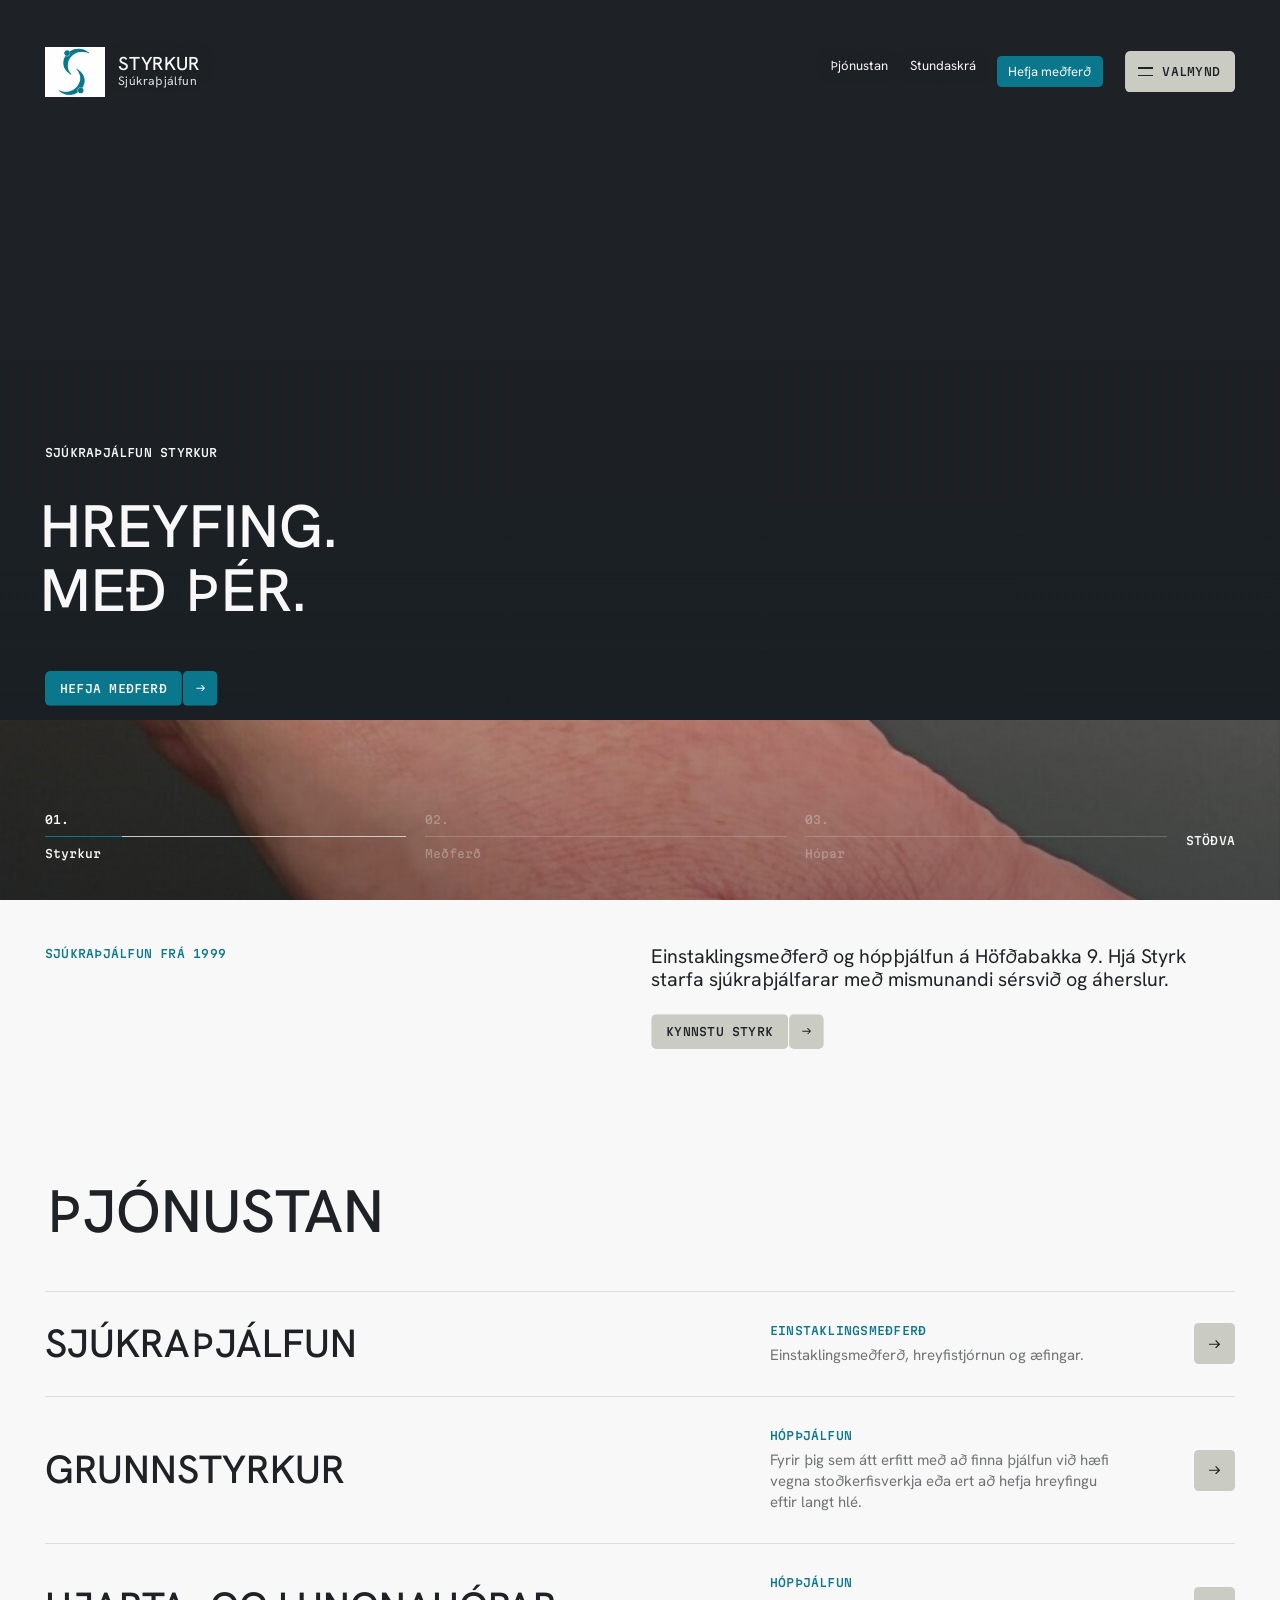
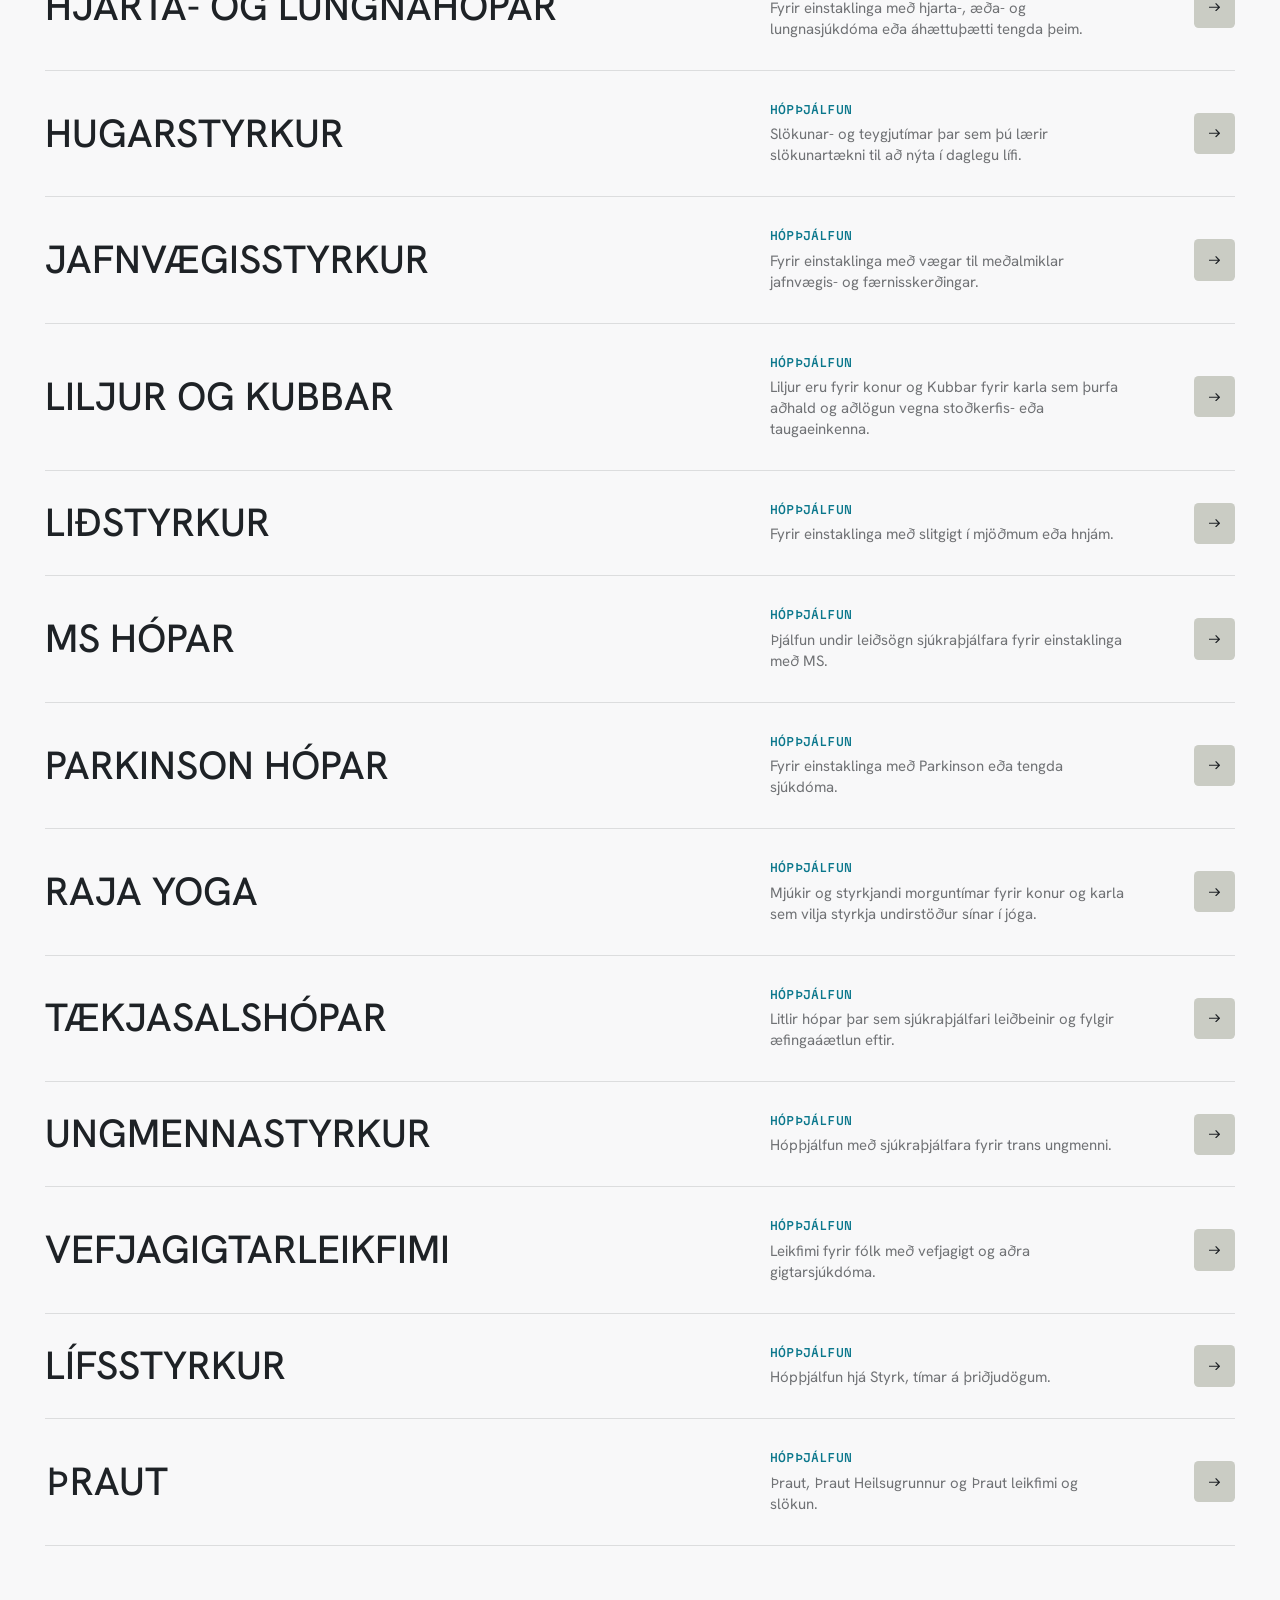
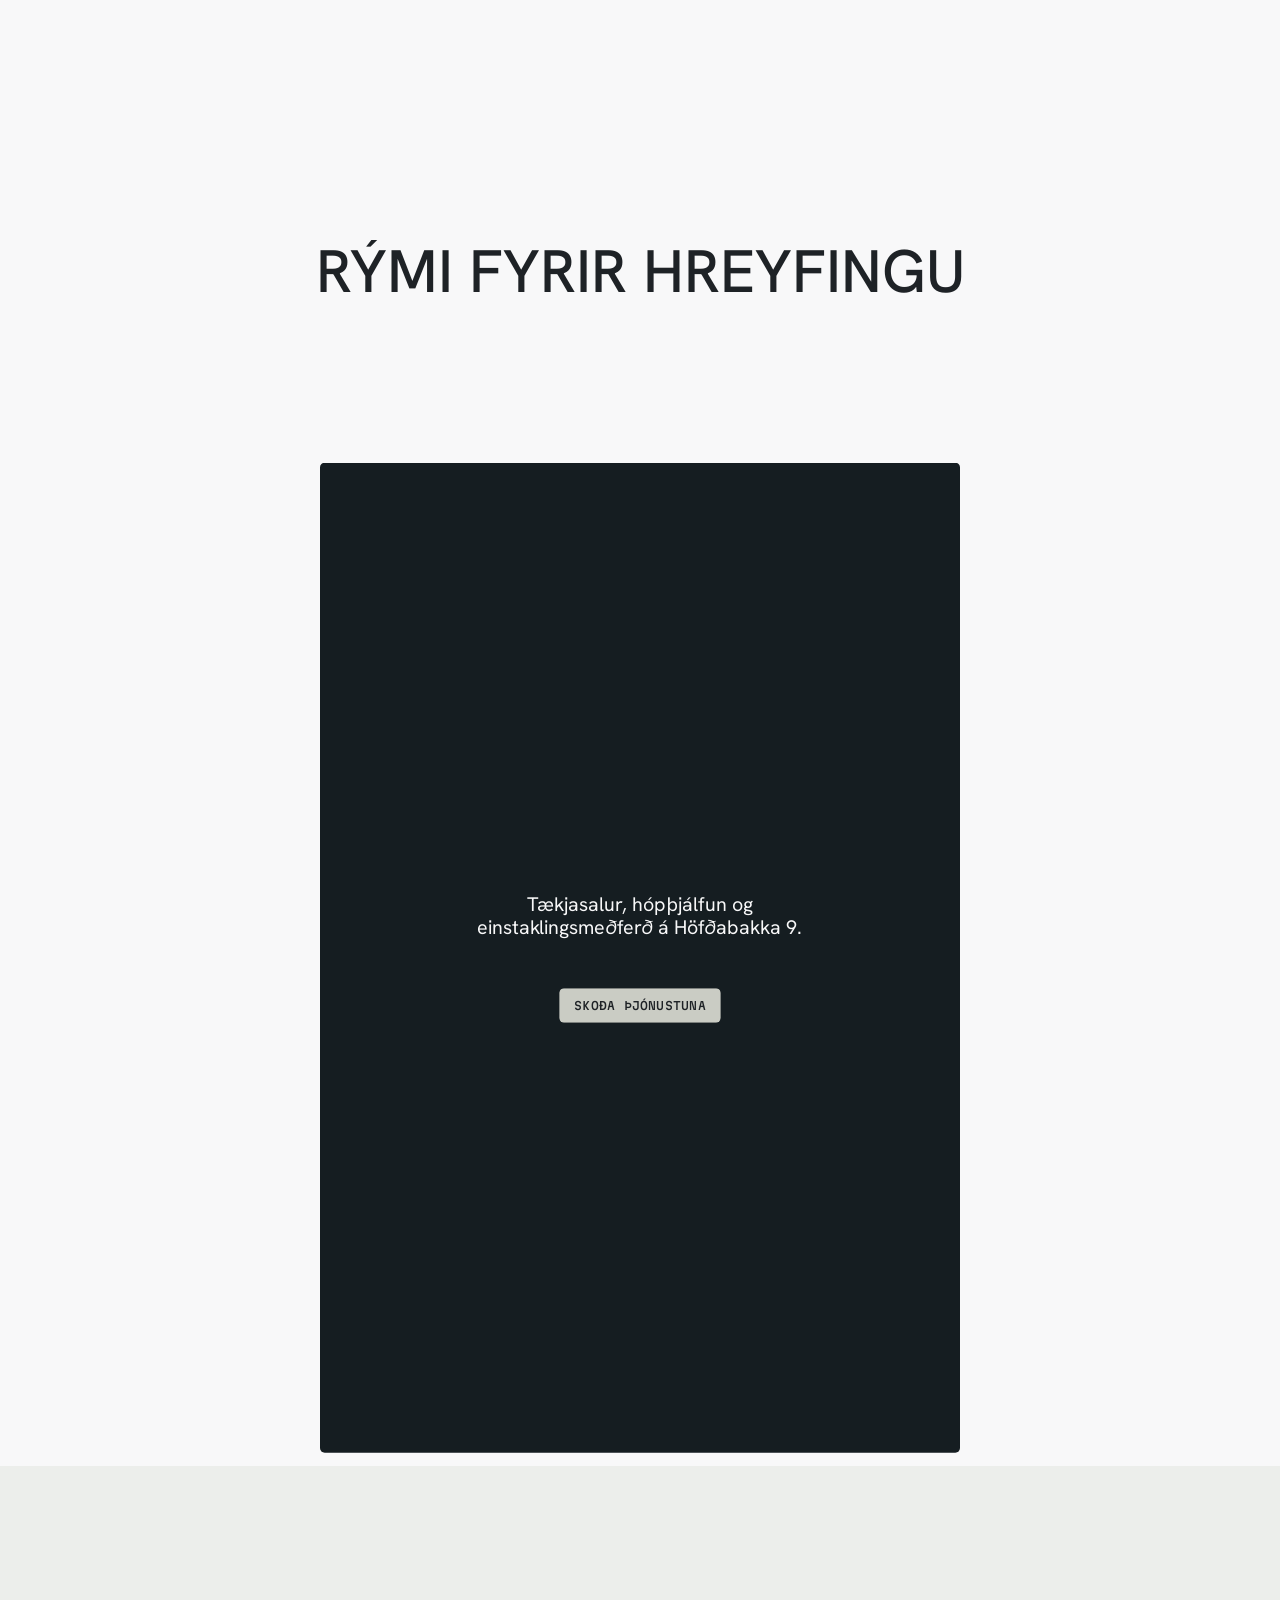
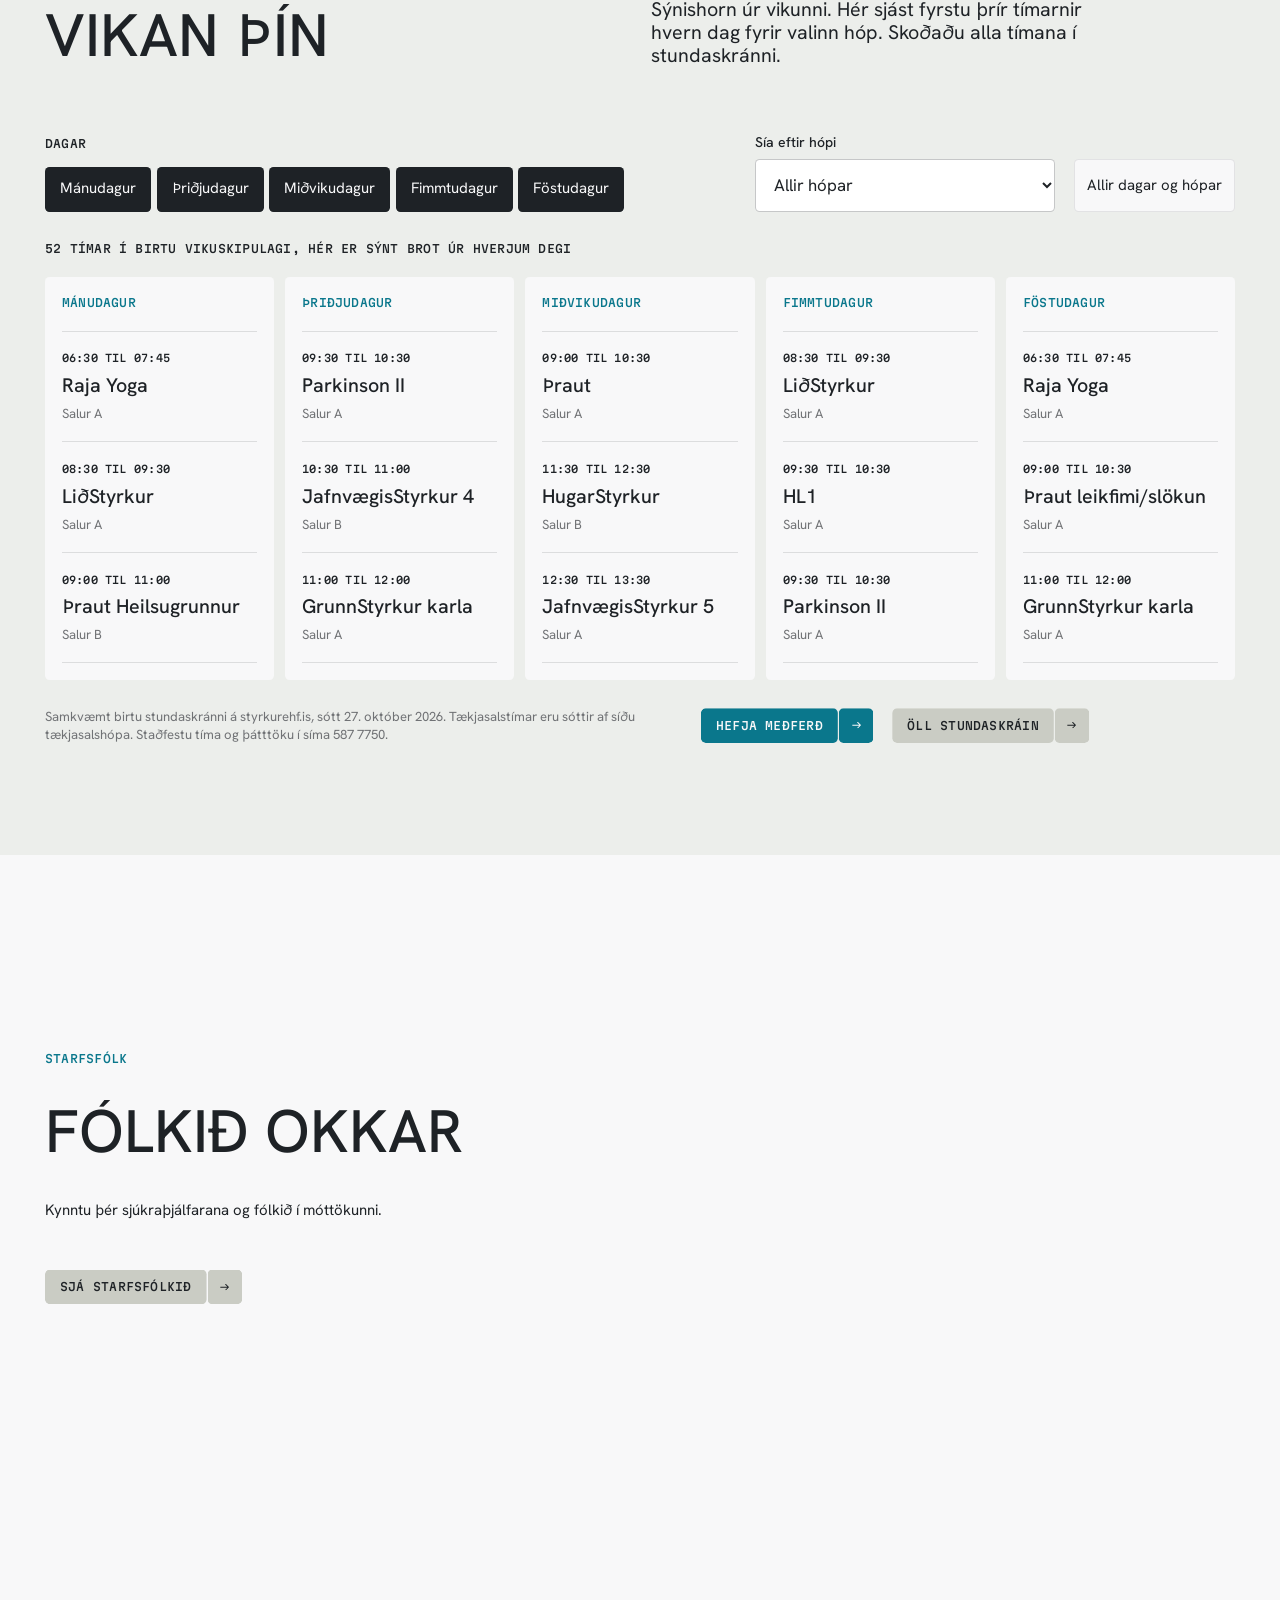
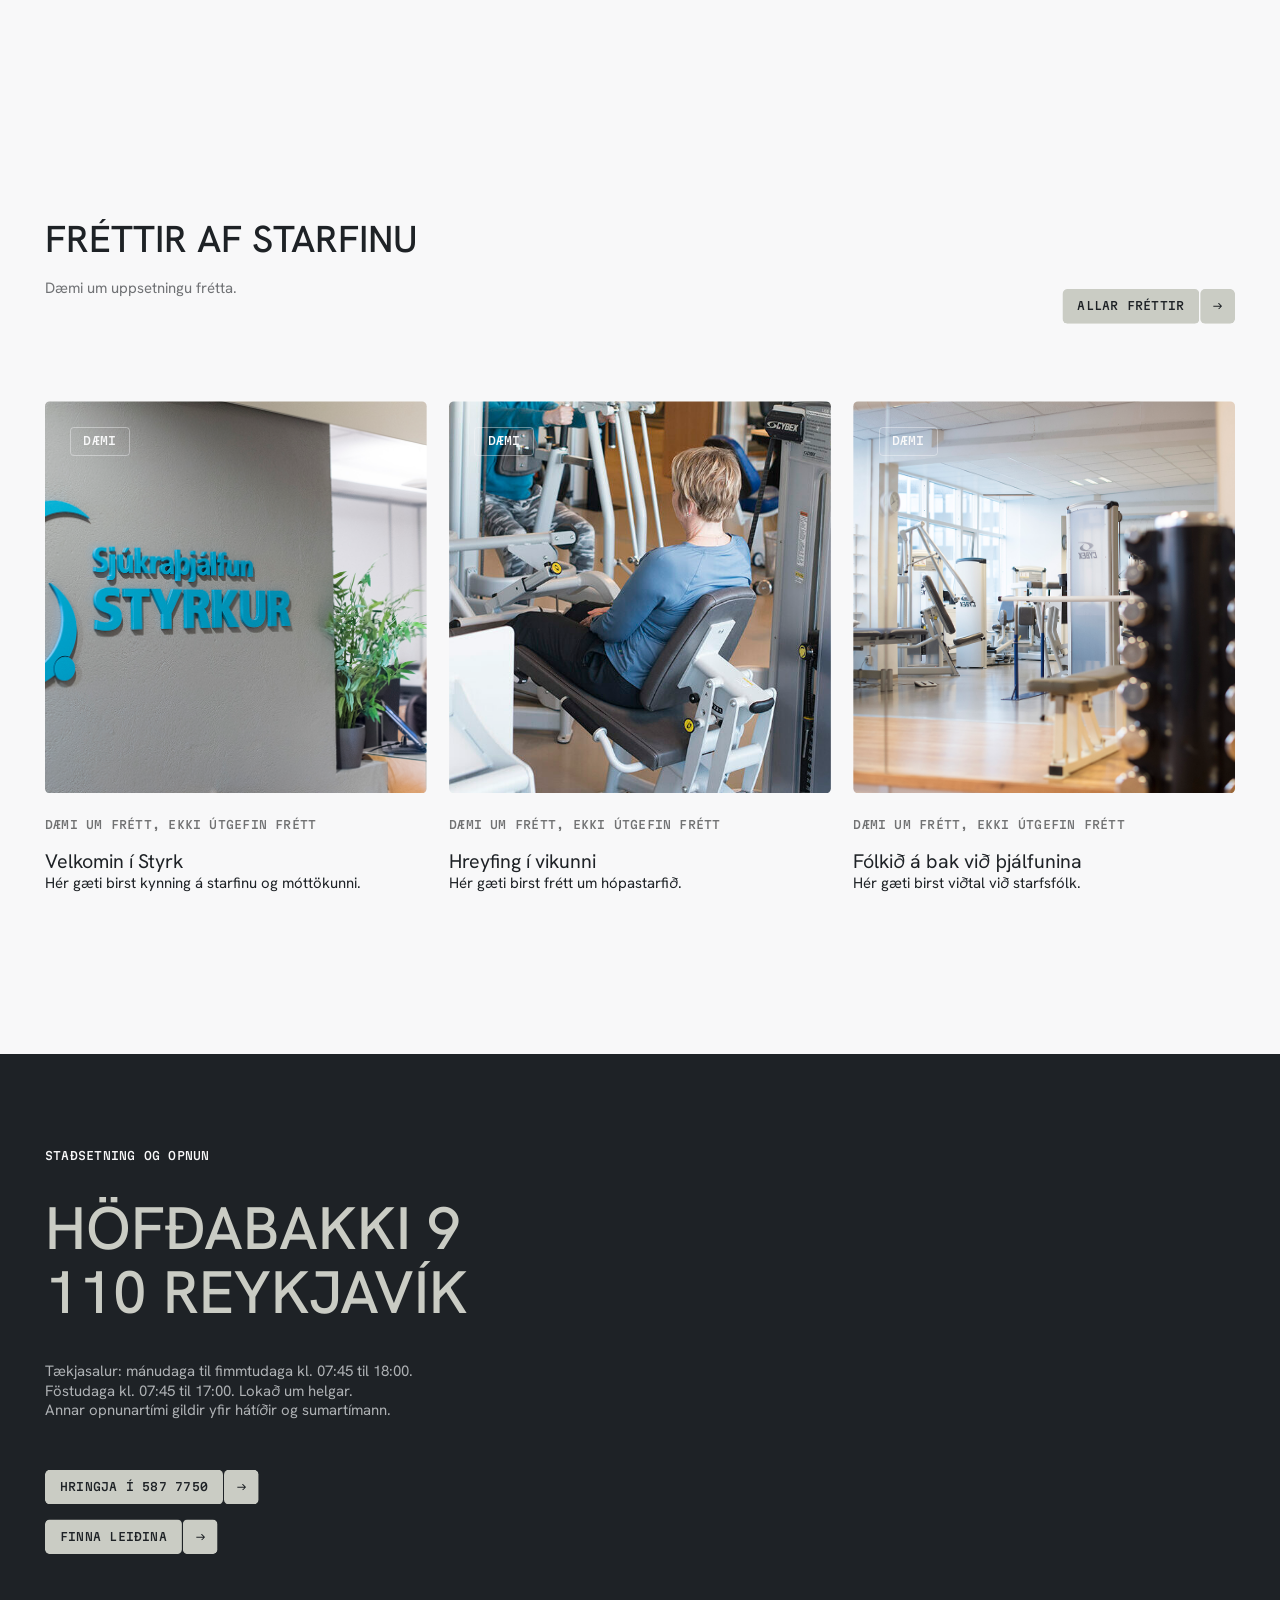
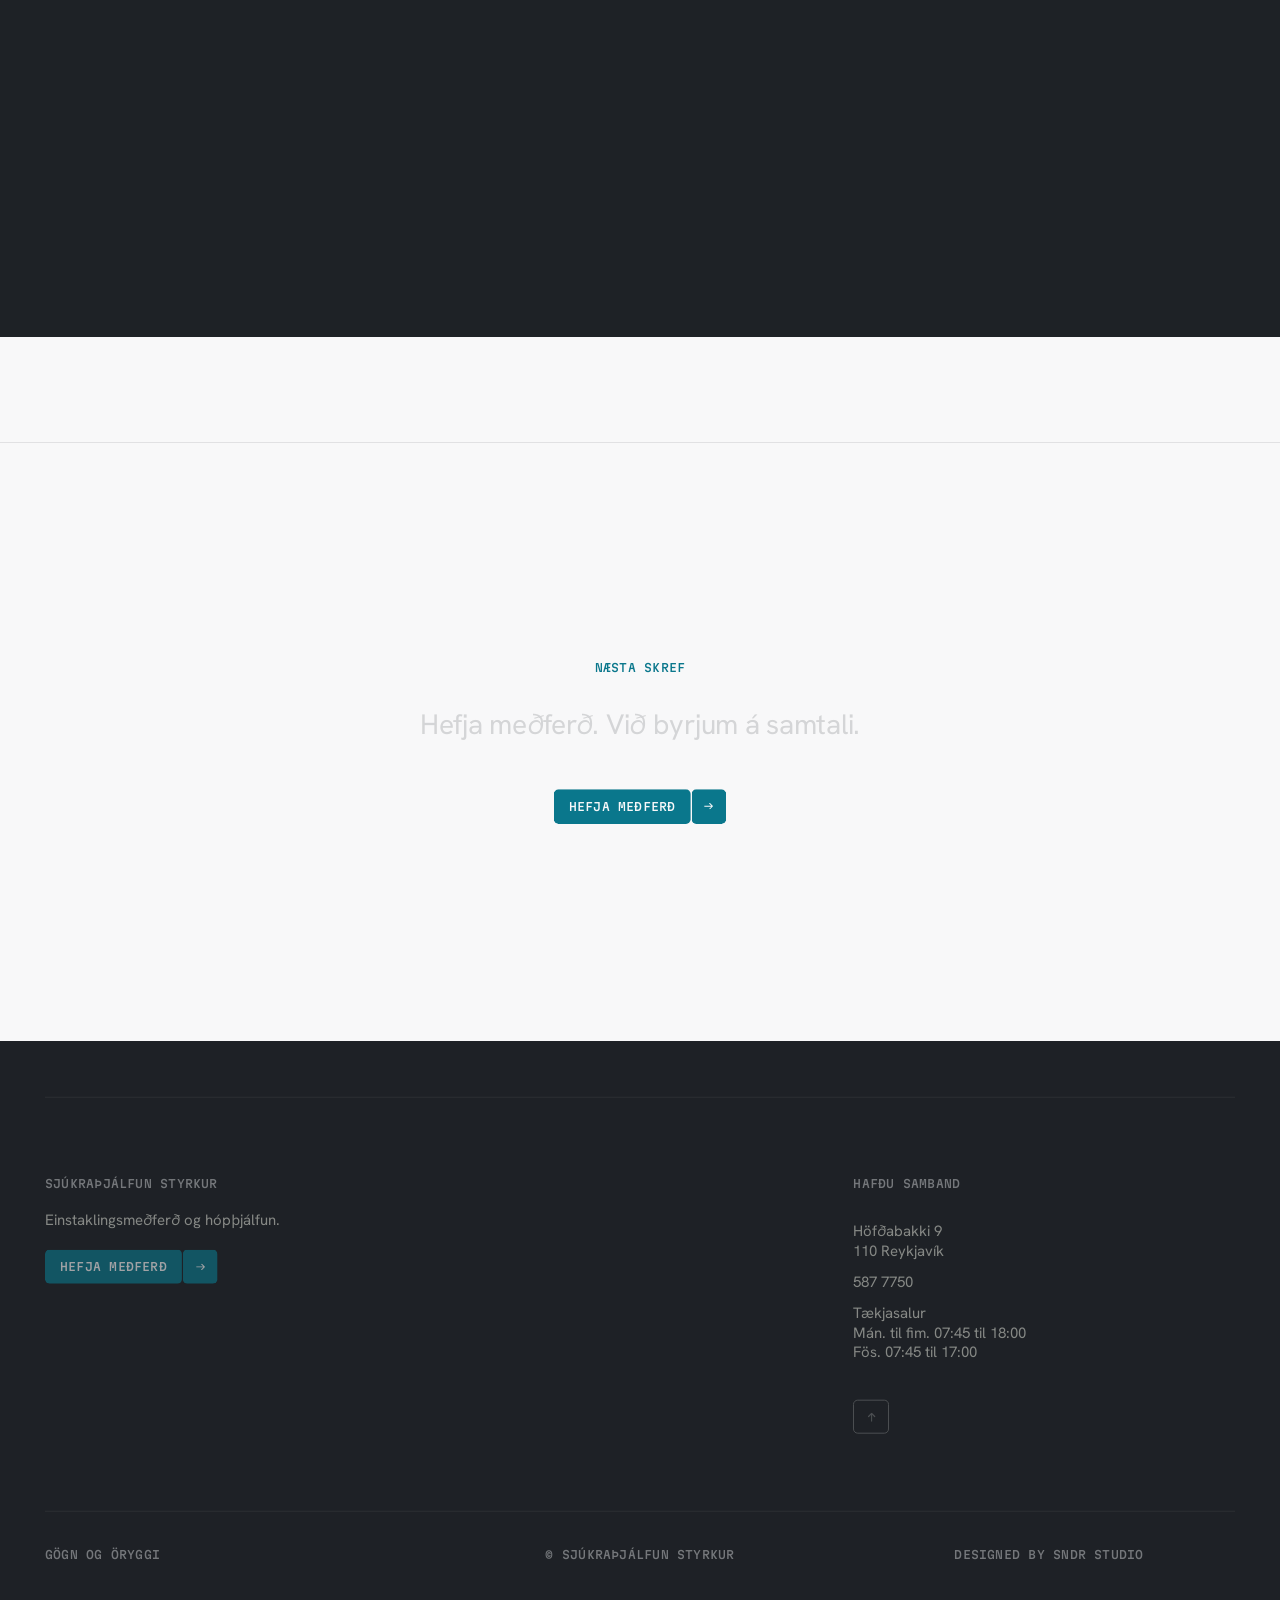
<file: index.html>
<!doctype html>
<html lang="is">
<head>
<meta charset="utf-8">
<meta name="viewport" content="width=device-width, initial-scale=1">
<title>Sjúkraþjálfun og hópþjálfun | Sjúkraþjálfun Styrkur</title>
<meta http-equiv="Content-Security-Policy" content="form-action 'none'">
<meta name="robots" content="noindex, nofollow">
<meta name="theme-color" content="#f8f8f9">
<link rel="icon" type="image/jpeg" href="img/cropped-cropped-logo.jpg">
<link rel="apple-touch-icon" href="img/cropped-cropped-logo.jpg">
<script>/* landing loader gate: home page, first visit per session, motion allowed. Failsafe opens after 4.5 s whatever happens. */
(function(){var d=document.documentElement,open;window.styrkurGate=new Promise(function(r){open=r});window.styrkurOpen=open;
try{var home=/(\/|index\.html)$/.test(location.pathname),seen=sessionStorage.getItem('styrkur-seen'),calm=matchMedia('(prefers-reduced-motion: reduce)').matches;
if(home&&!seen&&!calm){d.classList.add('is-loading');setTimeout(function(){if(d.classList.contains('is-loading')){d.classList.remove('is-loading');var l=document.getElementById('ldr');if(l)l.remove();open()}},4500)}else open()}catch(e){open()}})();</script>
<link rel="stylesheet" href="css/brand.css?v=styrkur-12">
<link rel="stylesheet" href="css/site.css?v=styrkur-12">
<link rel="stylesheet" href="css/pages.css?v=styrkur-12">
<link rel="stylesheet" href="css/styrkur.css?v=styrkur-12">
</head>
<body data-page="index">
<!-- Frumgerð. Ekkert er sent úr eyðublaðinu. -->
<svg width="0" height="0" style="position:absolute" aria-hidden="true"><symbol id="arrow" viewBox="0 0 12 9">
<path d="M7.5 0 12 4.5 7.5 9l-.9-.9 3-3H0V3.9h9.6l-3-3z" fill="currentColor"/></symbol></svg><a class="skip" href="#main">Fara beint í efni</a>
<header class="hdr hdr--offwhite" id="hdr"><div class="hdr__row"><a class="logo logo--lock" href="index.html" aria-label="Sjúkraþjálfun Styrkur, forsíða"><img class="logo__seal" src="img/cropped-cropped-logo.jpg" width="200" height="167" alt=""><span class="logo__name" translate="no"><span>STYRKUR</span><span>Sjúkraþjálfun</span></span></a>
<nav class="hdr__nav" aria-label="Flýtileiðir"><a href="thjonusta.html">Þjónustan</a><a href="stundaskra.html">Stundaskrá</a><a href="byrja.html" class="hdr__book">Hefja meðferð</a></nav>
<button class="burger burger--lbl " id="burger" aria-label="Opna valmynd" aria-expanded="false" aria-controls="nav"><span class="burger__in"></span><span class="burger__l"></span><span class="burger__t" aria-hidden="true">Valmynd</span></button></div></header>
<div class="nav-veil" aria-hidden="true"></div><div class="nav" id="nav" role="dialog" aria-modal="true" aria-label="Valmynd" tabindex="-1" inert><div class="nav__scroll" data-nav-scroll><div class="nav__box"><div class="nav__head"><a class="logo logo--lock" href="index.html" aria-label="Sjúkraþjálfun Styrkur, forsíða"><img class="logo__seal" src="img/cropped-cropped-logo.jpg" width="200" height="167" alt=""><span class="logo__name" translate="no"><span>STYRKUR</span><span>Sjúkraþjálfun</span></span></a><button class="burger burger--lbl nav__close" id="close" aria-label="Loka valmynd" ><span class="burger__in"></span><span class="burger__l"></span><span class="burger__t" aria-hidden="true">Loka</span></button></div><div class="nav__cols"><div class="nav__col">
<h2 class="nav__title t-mono"><button type="button" class="acc" aria-expanded="false" data-split="chars">Þjónusta</button></h2>
<ul class="nav__links">
<li><a href="thjonusta.html"><span style="--i:0">Þjónustan</span></a></li>
<li><a href="stundaskra.html"><span style="--i:1">Stundaskrá</span></a></li>
<li><a href="gjafabref.html"><span style="--i:2">Kort í tækjasal</span></a></li>
</ul></div><div class="nav__col">
<h2 class="nav__title t-mono"><button type="button" class="acc" aria-expanded="false" data-split="chars">Hefja meðferð</button></h2>
<ul class="nav__links">
<li><a href="byrja.html"><span style="--i:0">Hefja meðferð</span></a></li>
<li><a href="tel:+3545877750"><span style="--i:1">587 7750</span></a></li>
<li><a href="starfsfolk.html#stadsetning"><span style="--i:2">Staðsetning</span></a></li>
</ul></div><div class="nav__col">
<h2 class="nav__title t-mono"><button type="button" class="acc" aria-expanded="false" data-split="chars">Styrkur</button></h2>
<ul class="nav__links">
<li><a href="starfsfolk.html"><span style="--i:0">Starfsfólk og um okkur</span></a></li>
<li><a href="frettir.html"><span style="--i:1">Fréttir</span></a></li>
<li><a href="gogn.html"><span style="--i:2">Gögn og öryggi</span></a></li>
</ul></div></div><div class="nav__cards"><a class="nav__card" href="byrja.html"><span class="nav__thumb"><img class="ph" src="img/IMG_5588-scaled-e1670781606950.jpg" width="1920" height="1331" alt="" loading="lazy" decoding="async"></span><span class="nav__card-t"><span>Hefja meðferð</span><span>Byrjum á samtali</span></span></a><a class="nav__card" href="stundaskra.html"><span class="nav__thumb"><img class="ph" src="img/DSC_3458-copy-e1670781083453-edited.jpg" width="907" height="567" alt="" loading="lazy" decoding="async"></span><span class="nav__card-t"><span>Vikan þín</span><span>Hópar og tímar</span></span></a><a class="nav__card" href="starfsfolk.html"><span class="nav__thumb"><img class="ph" src="img/DSC_3448-copy.jpg" width="1200" height="801" alt="" loading="lazy" decoding="async"></span><span class="nav__card-t"><span>Fólkið okkar</span><span>Kynntu þér starfsfólkið</span></span></a></div><div class="nav__foot t-mono"><a href="tel:+3545877750"><span>587 7750</span></a><a href="starfsfolk.html#stadsetning"><span>Höfðabakki 9</span></a>
<p><span>© Sjúkraþjálfun Styrkur</span></p>
</div></div></div></div>
<main id="main" data-hero-dark><div class="ldr" id="ldr" aria-hidden="true"><div class="ldr__in"><img class="ldr__seal" src="img/cropped-cropped-logo.jpg" width="200" height="167" alt=""><span class="ldr__bar"><i></i></span></div></div>
<h1 class="sr">Sjúkraþjálfun Styrkur</h1>
<section class="hero" data-theme="media" id="hero"><div class="hero__stage"><div class="hero__slide is-active" data-i="0"><div class="hero__frame"><div class="hero__media"><img class="ph" src="img/IMG_5588-scaled-e1670781606950.jpg" width="1920" height="1331" alt="Meðferð hjá sjúkraþjálfara Styrks" fetchpriority="high" data-crop="hands"></div></div></div><div class="hero__slide " data-i="1"><div class="hero__frame"><div class="hero__media"><img class="ph" src="img/DSC_3448-copy.jpg" width="1200" height="801" alt="Móttaka Styrks" loading="lazy" decoding="async"></div></div></div><div class="hero__slide " data-i="2"><div class="hero__frame"><div class="hero__media"><img class="ph" src="img/DSC_3889l.jpg" width="1379" height="920" alt="Meðferð og þjálfun hjá Styrk" loading="lazy" decoding="async"></div></div></div></div><div class="hero__texts"><div class="hero__text grid " data-text="0" data-name="Styrkur">
<p class="hero__label t-mono"><span class="mask"><span data-reveal="slide">Sjúkraþjálfun Styrkur</span></span></p>
<h2 class="hero__title t-h1" data-split="lines3d">Hreyfing.<br>Með þér.</h2>
<div class="hero__cta" data-reveal="slide"><a class="btn btn--signal" href="byrja.html"><span class="btn__in"><span class="btn__seg">Hefja meðferð</span><span class="btn__seg btn__seg--icon"><svg aria-hidden="true"><use href="#arrow"/></svg></span></span></a></div></div><div class="hero__text grid is-hidden" data-text="1" data-name="Meðferð">
<p class="hero__label t-mono"><span class="mask"><span data-reveal="slide">Einstaklingsmeðferð</span></span></p>
<h2 class="hero__title t-h1" data-split="lines3d">Þjálfun fyrir þig</h2>
<div class="hero__cta" data-reveal="slide"><a class="btn btn--signal" href="byrja.html"><span class="btn__in"><span class="btn__seg">Hefja meðferð</span><span class="btn__seg btn__seg--icon"><svg aria-hidden="true"><use href="#arrow"/></svg></span></span></a></div></div><div class="hero__text grid is-hidden" data-text="2" data-name="Hópar">
<p class="hero__label t-mono"><span class="mask"><span data-reveal="slide">Hópþjálfun</span></span></p>
<h2 class="hero__title t-h1" data-split="lines3d">Finndu þinn takt</h2>
<div class="hero__cta" data-reveal="slide"><a class="btn btn--signal" href="byrja.html"><span class="btn__in"><span class="btn__seg">Hefja meðferð</span><span class="btn__seg btn__seg--icon"><svg aria-hidden="true"><use href="#arrow"/></svg></span></span></a></div></div></div><div class="hero__ctrl"><div class="pager t-mono" id="pager"></div><button class="hero__pause t-mono" id="heroPause" aria-pressed="false">Stöðva</button></div></section>
<section class="lwc grid px" data-theme="white" id="inngangur">
<p class="lwc__label t-mono eyebrow" data-split="chars">Sjúkraþjálfun frá 1999</p>
<div class="lwc__body">
<p class="t-lead" data-split="lines">Einstaklingsmeðferð og hópþjálfun á Höfðabakka 9. Hjá Styrk starfa sjúkraþjálfarar með mismunandi sérsvið og áherslur.</p>
<a class="btn " href="starfsfolk.html"><span class="btn__in"><span class="btn__seg">Kynnstu Styrk</span><span class="btn__seg btn__seg--icon"><svg aria-hidden="true"><use href="#arrow"/></svg></span></span></a></div></section>
<section class="cat px" data-theme="white" id="thjonusta">
<h2 class="cat__h t-h1" data-split="lines3d">Þjónustan</h2>
<ul class="cat__list">
<li data-reveal="fade"><a class="cat__i" href="thjonusta.html#einstaklingsmedferd"><span class="cat__n">Sjúkraþjálfun</span><span class="cat__d"><span class="cat__t t-mono">Einstaklingsmeðferð</span><span>Einstaklingsmeðferð, hreyfistjórnun og æfingar.</span></span><span class="cat__a" aria-hidden="true"><svg><use href="#arrow"/></svg></span><span class="cat__thumb"><img class="ph" src="img/IMG_5588-scaled-e1670781606950.jpg" width="1920" height="1331" alt="" loading="lazy" decoding="async"></span></a></li>
<li data-reveal="fade"><a class="cat__i" href="thjonusta.html#grunnstyrkur"><span class="cat__n">GrunnStyrkur</span><span class="cat__d"><span class="cat__t t-mono">Hópþjálfun</span><span>Fyrir þig sem átt erfitt með að finna þjálfun við hæfi vegna stoðkerfisverkja eða ert að hefja hreyfingu eftir langt hlé.</span></span><span class="cat__a" aria-hidden="true"><svg><use href="#arrow"/></svg></span><span class="cat__thumb"><img class="ph" src="img/DSC_3458-copy-e1670781083453-edited.jpg" width="907" height="567" alt="" loading="lazy" decoding="async"></span></a></li>
<li data-reveal="fade"><a class="cat__i" href="thjonusta.html#hjarta"><span class="cat__n">Hjarta- og lungnahópar</span><span class="cat__d"><span class="cat__t t-mono">Hópþjálfun</span><span>Fyrir einstaklinga með hjarta-, æða- og lungnasjúkdóma eða áhættuþætti tengda þeim.</span></span><span class="cat__a" aria-hidden="true"><svg><use href="#arrow"/></svg></span><span class="cat__thumb"><img class="ph" src="img/DSC_3884l.jpg" width="1444" height="964" alt="" loading="lazy" decoding="async"></span></a></li>
<li data-reveal="fade"><a class="cat__i" href="thjonusta.html#hugarstyrkur"><span class="cat__n">HugarStyrkur</span><span class="cat__d"><span class="cat__t t-mono">Hópþjálfun</span><span>Slökunar- og teygjutímar þar sem þú lærir slökunartækni til að nýta í daglegu lífi.</span></span><span class="cat__a" aria-hidden="true"><svg><use href="#arrow"/></svg></span><span class="cat__thumb"><img class="ph" src="img/DSC_3889l.jpg" width="1379" height="920" alt="" loading="lazy" decoding="async"></span></a></li>
<li data-reveal="fade"><a class="cat__i" href="thjonusta.html#jafnvaegi"><span class="cat__n">Jafnvægis&shy;Styrkur</span><span class="cat__d"><span class="cat__t t-mono">Hópþjálfun</span><span>Fyrir einstaklinga með vægar til meðalmiklar jafnvægis- og færnisskerðingar.</span></span><span class="cat__a" aria-hidden="true"><svg><use href="#arrow"/></svg></span><span class="cat__thumb"><img class="ph" src="img/IMG_5588-scaled-e1670781606950.jpg" width="1920" height="1331" alt="" loading="lazy" decoding="async"></span></a></li>
<li data-reveal="fade"><a class="cat__i" href="thjonusta.html#liljur"><span class="cat__n">Liljur og Kubbar</span><span class="cat__d"><span class="cat__t t-mono">Hópþjálfun</span><span>Liljur eru fyrir konur og Kubbar fyrir karla sem þurfa aðhald og aðlögun vegna stoðkerfis- eða taugaeinkenna.</span></span><span class="cat__a" aria-hidden="true"><svg><use href="#arrow"/></svg></span><span class="cat__thumb"><img class="ph" src="img/DSC_3458-copy-e1670781083453-edited.jpg" width="907" height="567" alt="" loading="lazy" decoding="async"></span></a></li>
<li data-reveal="fade"><a class="cat__i" href="thjonusta.html#lidstyrkur"><span class="cat__n">LiðStyrkur</span><span class="cat__d"><span class="cat__t t-mono">Hópþjálfun</span><span>Fyrir einstaklinga með slitgigt í mjöðmum eða hnjám.</span></span><span class="cat__a" aria-hidden="true"><svg><use href="#arrow"/></svg></span><span class="cat__thumb"><img class="ph" src="img/DSC_3884l.jpg" width="1444" height="964" alt="" loading="lazy" decoding="async"></span></a></li>
<li data-reveal="fade"><a class="cat__i" href="thjonusta.html#ms"><span class="cat__n">MS hópar</span><span class="cat__d"><span class="cat__t t-mono">Hópþjálfun</span><span>Þjálfun undir leiðsögn sjúkraþjálfara fyrir einstaklinga með MS.</span></span><span class="cat__a" aria-hidden="true"><svg><use href="#arrow"/></svg></span><span class="cat__thumb"><img class="ph" src="img/DSC_3889l.jpg" width="1379" height="920" alt="" loading="lazy" decoding="async"></span></a></li>
<li data-reveal="fade"><a class="cat__i" href="thjonusta.html#parkinson"><span class="cat__n">Parkinson hópar</span><span class="cat__d"><span class="cat__t t-mono">Hópþjálfun</span><span>Fyrir einstaklinga með Parkinson eða tengda sjúkdóma.</span></span><span class="cat__a" aria-hidden="true"><svg><use href="#arrow"/></svg></span><span class="cat__thumb"><img class="ph" src="img/IMG_5588-scaled-e1670781606950.jpg" width="1920" height="1331" alt="" loading="lazy" decoding="async"></span></a></li>
<li data-reveal="fade"><a class="cat__i" href="thjonusta.html#yoga"><span class="cat__n">Raja Yoga</span><span class="cat__d"><span class="cat__t t-mono">Hópþjálfun</span><span>Mjúkir og styrkjandi morguntímar fyrir konur og karla sem vilja styrkja undirstöður sínar í jóga.</span></span><span class="cat__a" aria-hidden="true"><svg><use href="#arrow"/></svg></span><span class="cat__thumb"><img class="ph" src="img/DSC_3458-copy-e1670781083453-edited.jpg" width="907" height="567" alt="" loading="lazy" decoding="async"></span></a></li>
<li data-reveal="fade"><a class="cat__i" href="thjonusta.html#taekjasalur"><span class="cat__n">Tækjasalshópar</span><span class="cat__d"><span class="cat__t t-mono">Hópþjálfun</span><span>Litlir hópar þar sem sjúkraþjálfari leiðbeinir og fylgir æfingaáætlun eftir.</span></span><span class="cat__a" aria-hidden="true"><svg><use href="#arrow"/></svg></span><span class="cat__thumb"><img class="ph" src="img/DSC_3884l.jpg" width="1444" height="964" alt="" loading="lazy" decoding="async"></span></a></li>
<li data-reveal="fade"><a class="cat__i" href="thjonusta.html#ungmenni"><span class="cat__n">Ungmenna&shy;Styrkur</span><span class="cat__d"><span class="cat__t t-mono">Hópþjálfun</span><span>Hópþjálfun með sjúkraþjálfara fyrir trans ungmenni.</span></span><span class="cat__a" aria-hidden="true"><svg><use href="#arrow"/></svg></span><span class="cat__thumb"><img class="ph" src="img/DSC_3889l.jpg" width="1379" height="920" alt="" loading="lazy" decoding="async"></span></a></li>
<li data-reveal="fade"><a class="cat__i" href="thjonusta.html#vefjagigt"><span class="cat__n">Vefjagigtar&shy;leikfimi</span><span class="cat__d"><span class="cat__t t-mono">Hópþjálfun</span><span>Leikfimi fyrir fólk með vefjagigt og aðra gigtarsjúkdóma.</span></span><span class="cat__a" aria-hidden="true"><svg><use href="#arrow"/></svg></span><span class="cat__thumb"><img class="ph" src="img/IMG_5588-scaled-e1670781606950.jpg" width="1920" height="1331" alt="" loading="lazy" decoding="async"></span></a></li>
<li data-reveal="fade"><a class="cat__i" href="thjonusta.html#lifsstyrkur"><span class="cat__n">LífsStyrkur</span><span class="cat__d"><span class="cat__t t-mono">Hópþjálfun</span><span>Hópþjálfun hjá Styrk, tímar á þriðjudögum.</span></span><span class="cat__a" aria-hidden="true"><svg><use href="#arrow"/></svg></span><span class="cat__thumb"><img class="ph" src="img/DSC_3458-copy-e1670781083453-edited.jpg" width="907" height="567" alt="" loading="lazy" decoding="async"></span></a></li>
<li data-reveal="fade"><a class="cat__i" href="thjonusta.html#thraut"><span class="cat__n">Þraut</span><span class="cat__d"><span class="cat__t t-mono">Hópþjálfun</span><span>Þraut, Þraut Heilsugrunnur og Þraut leikfimi og slökun.</span></span><span class="cat__a" aria-hidden="true"><svg><use href="#arrow"/></svg></span><span class="cat__thumb"><img class="ph" src="img/DSC_3884l.jpg" width="1444" height="964" alt="" loading="lazy" decoding="async"></span></a></li>
</ul></section>
<section class="fsm" data-theme="white" id="thjalfun"><div class="fsm__intro px">
<h2 class="t-h1" data-split="lines3d">Rými fyrir hreyfingu</h2>
</div><div class="fsm__spacer plx" data-theme="media"><div class="fsm__sticky"><div class="fsm__bg"><span class="plx__m"><img class="ph" src="img/DSC_3889l.jpg" width="1200" height="801" loading="lazy" alt="Tækjasalur Styrks"></span></div><div class="fsm__content">
<p class="fsm__text t-lead" data-split="lines">Tækjasalur, hópþjálfun og einstaklingsmeðferð á Höfðabakka 9.</p>
<a class="btn" href="thjonusta.html" data-reveal="fade"><span class="btn__in"><span class="btn__seg">Skoða þjónustuna</span></span></a></div></div></div></section>
<section class="vk px" data-theme="grey" id="vikan" data-timetable data-limit="3"><div class="vk__head grid">
<h2 class="vk__title t-h1" data-split="lines3d">Vikan þín</h2>
<p class="vk__intro" data-split="lines">Sýnishorn úr vikunni. Hér sjást fyrstu þrír tímarnir hvern dag fyrir valinn hóp. Skoðaðu alla tímana í stundaskránni.</p>
</div><div class="st-filters" data-reveal="fade">
<fieldset>
<legend class="t-mono">Dagar</legend>
<div class="vk__picks"><label class="st-check"><input type="checkbox" value="mánudagur" checked data-day><span>Mánudagur</span></label><label class="st-check"><input type="checkbox" value="þriðjudagur" checked data-day><span>Þriðjudagur</span></label><label class="st-check"><input type="checkbox" value="miðvikudagur" checked data-day><span>Miðvikudagur</span></label><label class="st-check"><input type="checkbox" value="fimmtudagur" checked data-day><span>Fimmtudagur</span></label><label class="st-check"><input type="checkbox" value="föstudagur" checked data-day><span>Föstudagur</span></label></div></fieldset>
<div class="fld"><label for="group-filter">Sía eftir hópi</label><select id="group-filter"><option value="all">Allir hópar</option><option value="grunnstyrkur">GrunnStyrkur</option><option value="hjarta">Hjarta- og lungnahópar</option><option value="hugarstyrkur">HugarStyrkur</option><option value="jafnvaegi">JafnvægisStyrkur</option><option value="liljur">Liljur og Kubbar</option><option value="lidstyrkur">LiðStyrkur</option><option value="ms">MS hópar</option><option value="parkinson">Parkinson hópar</option><option value="yoga">Raja Yoga</option><option value="taekjasalur">Tækjasalshópar</option><option value="ungmenni">UngmennaStyrkur</option><option value="vefjagigt">Vefjagigtarleikfimi</option><option value="lifsstyrkur">LífsStyrkur</option><option value="thraut">Þraut</option></select></div><button class="vk__pick" type="button" data-reset>Allir dagar og hópar</button></div>
<p class="st-status t-mono" role="status" data-count-status></p>
<div class="st-week" data-results>
<section class="st-day" data-schedule-day="mánudagur">
<h3 class="t-mono">Mánudagur</h3>
<ul>
<li class="st-session" data-group="yoga"><span class="st-time t-mono"><time>06:30</time> til <time>07:45</time></span><a href="thjonusta.html#yoga">Raja Yoga</a><span class="st-room">Salur A</span></li>
<li class="st-session" data-group="lidstyrkur"><span class="st-time t-mono"><time>08:30</time> til <time>09:30</time></span><a href="thjonusta.html#lidstyrkur">LiðStyrkur</a><span class="st-room">Salur A</span></li>
<li class="st-session" data-group="thraut"><span class="st-time t-mono"><time>09:00</time> til <time>11:00</time></span><a href="thjonusta.html#thraut">Þraut Heilsugrunnur</a><span class="st-room">Salur B</span></li>
<li class="st-session" data-group="hjarta"><span class="st-time t-mono"><time>09:30</time> til <time>10:30</time></span><a href="thjonusta.html#hjarta">HL1</a><span class="st-room">Salur A</span></li>
<li class="st-session" data-group="liljur"><span class="st-time t-mono"><time>10:30</time> til <time>11:30</time></span><a href="thjonusta.html#liljur">Liljur</a><span class="st-room">Salur B</span></li>
<li class="st-session" data-group="taekjasalur"><span class="st-time t-mono"><time>10:30</time> til <time>11:30</time></span><a href="thjonusta.html#taekjasalur">Tækjasalshópur 2</a><span class="st-room">Tækjasalur</span></li>
<li class="st-session" data-group="hjarta"><span class="st-time t-mono"><time>11:30</time> til <time>12:30</time></span><a href="thjonusta.html#hjarta">HL2</a><span class="st-room">Salur A</span></li>
<li class="st-session" data-group="jafnvaegi"><span class="st-time t-mono"><time>12:30</time> til <time>13:30</time></span><a href="thjonusta.html#jafnvaegi">JafnvægisStyrkur 5</a><span class="st-room">Salur B</span></li>
<li class="st-session" data-group="taekjasalur"><span class="st-time t-mono"><time>12:30</time> til <time>13:30</time></span><a href="thjonusta.html#taekjasalur">Tækjasalshópur 3</a><span class="st-room">Tækjasalur</span></li>
<li class="st-session" data-group="ms"><span class="st-time t-mono"><time>13:00</time> til <time>14:00</time></span><a href="thjonusta.html#ms">MS hópur 1</a><span class="st-room">Salur B</span></li>
<li class="st-session" data-group="grunnstyrkur"><span class="st-time t-mono"><time>13:30</time> til <time>14:30</time></span><a href="thjonusta.html#grunnstyrkur">GrunnStyrkur 1</a><span class="st-room">Salur A</span></li>
<li class="st-session" data-group="ms"><span class="st-time t-mono"><time>14:00</time> til <time>15:00</time></span><a href="thjonusta.html#ms">MS hópur 2</a><span class="st-room">Salur B</span></li>
</ul>
<p class="st-day-empty" hidden>Engir birtir tímar fyrir þetta val.</p>
</section>
<section class="st-day" data-schedule-day="þriðjudagur">
<h3 class="t-mono">Þriðjudagur</h3>
<ul>
<li class="st-session" data-group="parkinson"><span class="st-time t-mono"><time>09:30</time> til <time>10:30</time></span><a href="thjonusta.html#parkinson">Parkinson II</a><span class="st-room">Salur A</span></li>
<li class="st-session" data-group="jafnvaegi"><span class="st-time t-mono"><time>10:30</time> til <time>11:00</time></span><a href="thjonusta.html#jafnvaegi">JafnvægisStyrkur 4</a><span class="st-room">Salur B</span></li>
<li class="st-session" data-group="grunnstyrkur"><span class="st-time t-mono"><time>11:00</time> til <time>12:00</time></span><a href="thjonusta.html#grunnstyrkur">GrunnStyrkur karla</a><span class="st-room">Salur A</span></li>
<li class="st-session" data-group="hjarta"><span class="st-time t-mono"><time>11:00</time> til <time>12:00</time></span><a href="thjonusta.html#hjarta">HL3</a><span class="st-room">Salur B</span></li>
<li class="st-session" data-group="taekjasalur"><span class="st-time t-mono"><time>11:30</time> til <time>12:30</time></span><a href="thjonusta.html#taekjasalur">Tækjasalshópur 1</a><span class="st-room">Tækjasalur</span></li>
<li class="st-session" data-group="grunnstyrkur"><span class="st-time t-mono"><time>12:00</time> til <time>13:00</time></span><a href="thjonusta.html#grunnstyrkur">GrunnStyrkur 2</a><span class="st-room">Salur A</span></li>
<li class="st-session" data-group="jafnvaegi"><span class="st-time t-mono"><time>13:00</time> til <time>14:00</time></span><a href="thjonusta.html#jafnvaegi">JafnvægisStyrkur 1</a><span class="st-room">Salur B</span></li>
<li class="st-session" data-group="jafnvaegi"><span class="st-time t-mono"><time>14:00</time> til <time>15:00</time></span><a href="thjonusta.html#jafnvaegi">JafnvægisStyrkur 2</a><span class="st-room">Salur B</span></li>
<li class="st-session" data-group="liljur"><span class="st-time t-mono"><time>14:30</time> til <time>15:30</time></span><a href="thjonusta.html#liljur">Kubbar</a><span class="st-room">Salur A</span></li>
<li class="st-session" data-group="jafnvaegi"><span class="st-time t-mono"><time>15:00</time> til <time>16:00</time></span><a href="thjonusta.html#jafnvaegi">JafnvægisStyrkur 3</a><span class="st-room">Salur B</span></li>
<li class="st-session" data-group="parkinson"><span class="st-time t-mono"><time>15:30</time> til <time>16:30</time></span><a href="thjonusta.html#parkinson">Parkinson I</a><span class="st-room">Salur A</span></li>
<li class="st-session" data-group="lifsstyrkur"><span class="st-time t-mono"><time>16:00</time> til <time>17:00</time></span><a href="thjonusta.html#lifsstyrkur">LífsStyrkur</a><span class="st-room">Salur B</span></li>
<li class="st-session" data-group="parkinson"><span class="st-time t-mono"><time>16:30</time> til <time>17:30</time></span><a href="thjonusta.html#parkinson">Parkinson III</a><span class="st-room">Salur A</span></li>
</ul>
<p class="st-day-empty" hidden>Engir birtir tímar fyrir þetta val.</p>
</section>
<section class="st-day" data-schedule-day="miðvikudagur">
<h3 class="t-mono">Miðvikudagur</h3>
<ul>
<li class="st-session" data-group="thraut"><span class="st-time t-mono"><time>09:00</time> til <time>10:30</time></span><a href="thjonusta.html#thraut">Þraut</a><span class="st-room">Salur A</span></li>
<li class="st-session" data-group="hugarstyrkur"><span class="st-time t-mono"><time>11:30</time> til <time>12:30</time></span><a href="thjonusta.html#hugarstyrkur">HugarStyrkur</a><span class="st-room">Salur B</span></li>
<li class="st-session" data-group="jafnvaegi"><span class="st-time t-mono"><time>12:30</time> til <time>13:30</time></span><a href="thjonusta.html#jafnvaegi">JafnvægisStyrkur 5</a><span class="st-room">Salur A</span></li>
<li class="st-session" data-group="ms"><span class="st-time t-mono"><time>13:00</time> til <time>14:00</time></span><a href="thjonusta.html#ms">MS hópur 1</a><span class="st-room">Salur B</span></li>
<li class="st-session" data-group="jafnvaegi"><span class="st-time t-mono"><time>13:30</time> til <time>14:30</time></span><a href="thjonusta.html#jafnvaegi">JafnvægisStyrkur 6</a><span class="st-room">Salur A</span></li>
<li class="st-session" data-group="ungmenni"><span class="st-time t-mono"><time>16:00</time> til <time>17:00</time></span><a href="thjonusta.html#ungmenni">UngmennaStyrkur</a><span class="st-room">Salur A</span></li>
</ul>
<p class="st-day-empty" hidden>Engir birtir tímar fyrir þetta val.</p>
</section>
<section class="st-day" data-schedule-day="fimmtudagur">
<h3 class="t-mono">Fimmtudagur</h3>
<ul>
<li class="st-session" data-group="lidstyrkur"><span class="st-time t-mono"><time>08:30</time> til <time>09:30</time></span><a href="thjonusta.html#lidstyrkur">LiðStyrkur</a><span class="st-room">Salur A</span></li>
<li class="st-session" data-group="hjarta"><span class="st-time t-mono"><time>09:30</time> til <time>10:30</time></span><a href="thjonusta.html#hjarta">HL1</a><span class="st-room">Salur A</span></li>
<li class="st-session" data-group="parkinson"><span class="st-time t-mono"><time>09:30</time> til <time>10:30</time></span><a href="thjonusta.html#parkinson">Parkinson II</a><span class="st-room">Salur A</span></li>
<li class="st-session" data-group="liljur"><span class="st-time t-mono"><time>09:30</time> til <time>10:30</time></span><a href="thjonusta.html#liljur">Liljur</a><span class="st-room">Salur B</span></li>
<li class="st-session" data-group="jafnvaegi"><span class="st-time t-mono"><time>10:30</time> til <time>11:30</time></span><a href="thjonusta.html#jafnvaegi">JafnvægisStyrkur 4</a><span class="st-room">Salur B</span></li>
<li class="st-session" data-group="taekjasalur"><span class="st-time t-mono"><time>10:30</time> til <time>11:30</time></span><a href="thjonusta.html#taekjasalur">Tækjasalshópur 2</a><span class="st-room">Tækjasalur</span></li>
<li class="st-session" data-group="hjarta"><span class="st-time t-mono"><time>11:30</time> til <time>12:30</time></span><a href="thjonusta.html#hjarta">HL2</a><span class="st-room">Salur A</span></li>
<li class="st-session" data-group="grunnstyrkur"><span class="st-time t-mono"><time>12:00</time> til <time>13:00</time></span><a href="thjonusta.html#grunnstyrkur">GrunnStyrkur 2</a><span class="st-room">Salur A</span></li>
<li class="st-session" data-group="jafnvaegi"><span class="st-time t-mono"><time>13:00</time> til <time>14:00</time></span><a href="thjonusta.html#jafnvaegi">JafnvægisStyrkur 1</a><span class="st-room">Salur B</span></li>
<li class="st-session" data-group="grunnstyrkur"><span class="st-time t-mono"><time>13:30</time> til <time>14:30</time></span><a href="thjonusta.html#grunnstyrkur">GrunnStyrkur 1</a><span class="st-room">Salur A</span></li>
<li class="st-session" data-group="jafnvaegi"><span class="st-time t-mono"><time>14:00</time> til <time>15:00</time></span><a href="thjonusta.html#jafnvaegi">JafnvægisStyrkur 2</a><span class="st-room">Salur B</span></li>
<li class="st-session" data-group="jafnvaegi"><span class="st-time t-mono"><time>15:00</time> til <time>16:00</time></span><a href="thjonusta.html#jafnvaegi">JafnvægisStyrkur 3</a><span class="st-room">Salur B</span></li>
<li class="st-session" data-group="parkinson"><span class="st-time t-mono"><time>15:30</time> til <time>16:30</time></span><a href="thjonusta.html#parkinson">Parkinson I</a><span class="st-room">Salur A</span></li>
<li class="st-session" data-group="parkinson"><span class="st-time t-mono"><time>16:30</time> til <time>17:30</time></span><a href="thjonusta.html#parkinson">Parkinson III</a><span class="st-room">Salur A</span></li>
</ul>
<p class="st-day-empty" hidden>Engir birtir tímar fyrir þetta val.</p>
</section>
<section class="st-day" data-schedule-day="föstudagur">
<h3 class="t-mono">Föstudagur</h3>
<ul>
<li class="st-session" data-group="yoga"><span class="st-time t-mono"><time>06:30</time> til <time>07:45</time></span><a href="thjonusta.html#yoga">Raja Yoga</a><span class="st-room">Salur A</span></li>
<li class="st-session" data-group="thraut"><span class="st-time t-mono"><time>09:00</time> til <time>10:30</time></span><a href="thjonusta.html#thraut">Þraut leikfimi/slökun</a><span class="st-room">Salur A</span></li>
<li class="st-session" data-group="grunnstyrkur"><span class="st-time t-mono"><time>11:00</time> til <time>12:00</time></span><a href="thjonusta.html#grunnstyrkur">GrunnStyrkur karla</a><span class="st-room">Salur A</span></li>
<li class="st-session" data-group="hjarta"><span class="st-time t-mono"><time>11:00</time> til <time>12:00</time></span><a href="thjonusta.html#hjarta">HL3</a><span class="st-room">Salur B</span></li>
<li class="st-session" data-group="thraut"><span class="st-time t-mono"><time>12:00</time> til <time>13:30</time></span><a href="thjonusta.html#thraut">Þraut leikfimi/slökun</a><span class="st-room">Salur A</span></li>
<li class="st-session" data-group="ms"><span class="st-time t-mono"><time>13:00</time> til <time>14:00</time></span><a href="thjonusta.html#ms">MS hópur 1</a><span class="st-room">Salur B</span></li>
<li class="st-session" data-group="jafnvaegi"><span class="st-time t-mono"><time>13:30</time> til <time>14:30</time></span><a href="thjonusta.html#jafnvaegi">JafnvægisStyrkur 6</a><span class="st-room">Salur A</span></li>
</ul>
<p class="st-day-empty" hidden>Engir birtir tímar fyrir þetta val.</p>
</section>
</div>
<p class="st-empty" hidden data-empty>Engir birtir tímar fyrir þetta val. Veldu aðra daga eða hóp.</p>
<div class="st-schedule-foot" data-reveal="fade">
<p>Samkvæmt birtu stundaskránni á styrkurehf.is, sótt 27. október 2026. Tækjasalstímar eru sóttir af síðu tækjasalshópa. Staðfestu tíma og þátttöku í síma 587 7750.</p>
<a class="btn btn--signal" href="byrja.html"><span class="btn__in"><span class="btn__seg">Hefja meðferð</span><span class="btn__seg btn__seg--icon"><svg aria-hidden="true"><use href="#arrow"/></svg></span></span></a><a class="btn " href="stundaskra.html"><span class="btn__in"><span class="btn__seg">Öll stundaskráin</span><span class="btn__seg btn__seg--icon"><svg aria-hidden="true"><use href="#arrow"/></svg></span></span></a></div></section>
<section class="tm  px" data-theme="white" id="folk"><div class="tm__wrap grid plx"><div class="tm__content">
<p class="t-mono eyebrow" data-split="chars">Starfsfólk</p>
<h2 class="t-h1" data-split="lines3d">Fólkið okkar</h2>
<p class="tm__copy" data-split="lines">Kynntu þér sjúkraþjálfarana og fólkið í móttökunni.</p>
<a class="btn " href="starfsfolk.html"><span class="btn__in"><span class="btn__seg">Sjá starfsfólkið</span><span class="btn__seg btn__seg--icon"><svg aria-hidden="true"><use href="#arrow"/></svg></span></span></a></div><div class="tm__media"><span class="plx__m"><img class="ph" src="img/DSC_3018sq.jpg" width="600" height="600" alt="Hjá Sjúkraþjálfun Styrk" loading="lazy" decoding="async"></span></div></div></section>
<section class="jt grid px" data-theme="white" id="frettir"><div class="jt__head">
<h2 class="t-h2" data-split="lines3d">Fréttir af starfinu</h2>
<p class="st-note">Dæmi um uppsetningu frétta.</p>
</div><div class="jt__cta"><a class="btn " href="frettir.html"><span class="btn__in"><span class="btn__seg">Allar fréttir</span><span class="btn__seg btn__seg--icon"><svg aria-hidden="true"><use href="#arrow"/></svg></span></span></a></div><ul class="jt__row">
<li>
<article class="tile" id="daemi-1" data-reveal="up"><div class="tile__img"><img class="ph" src="img/DSC_3448-copy.jpg" width="1200" height="801" alt="" loading="lazy" decoding="async"><span class="tile__chip t-mono">Dæmi</span></div><div class="tile__body">
<p class="tile__tags t-mono">Dæmi um frétt, ekki útgefin frétt</p>
<h3 class="tile__title t-lead">Velkomin í Styrk</h3>
<p>Hér gæti birst kynning á starfinu og móttökunni.</p>
</div></article>
</li>
<li>
<article class="tile" id="daemi-2" data-reveal="up"><div class="tile__img"><img class="ph" src="img/DSC_3458-copy-e1670781083453-edited.jpg" width="907" height="567" alt="" loading="lazy" decoding="async"><span class="tile__chip t-mono">Dæmi</span></div><div class="tile__body">
<p class="tile__tags t-mono">Dæmi um frétt, ekki útgefin frétt</p>
<h3 class="tile__title t-lead">Hreyfing í vikunni</h3>
<p>Hér gæti birst frétt um hópastarfið.</p>
</div></article>
</li>
<li>
<article class="tile" id="daemi-3" data-reveal="up"><div class="tile__img"><img class="ph" src="img/DSC_3889l.jpg" width="1379" height="920" alt="" loading="lazy" decoding="async"><span class="tile__chip t-mono">Dæmi</span></div><div class="tile__body">
<p class="tile__tags t-mono">Dæmi um frétt, ekki útgefin frétt</p>
<h3 class="tile__title t-lead">Fólkið á bak við þjálfunina</h3>
<p>Hér gæti birst viðtal við starfsfólk.</p>
</div></article>
</li>
</ul></section>
<section class="tmd" data-theme="dark" id="stadsetning"><div class="tmd__wrap plx"><div class="tmd__content">
<p class="t-mono eyebrow" data-split="chars">Staðsetning og opnun</p>
<h2 class="t-h1" data-split="lines3d">Höfðabakki 9<br>110 Reykjavík</h2>
<div class="tmd__copy" data-split="lines">
<p>Tækjasalur: mánudaga til fimmtudaga kl. 07:45 til 18:00. Föstudaga kl. 07:45 til 17:00. Lokað um helgar.</p>
<p>Annar opnunartími gildir yfir hátíðir og sumartímann.</p>
</div><a class="btn " href="tel:+3545877750"><span class="btn__in"><span class="btn__seg">Hringja í 587 7750</span><span class="btn__seg btn__seg--icon"><svg aria-hidden="true"><use href="#arrow"/></svg></span></span></a><a class="btn " href="https://www.google.com/maps/search/?api=1&amp;query=Hofdabakki+9+Reykjavik"><span class="btn__in"><span class="btn__seg">Finna leiðina</span><span class="btn__seg btn__seg--icon"><svg aria-hidden="true"><use href="#arrow"/></svg></span></span></a></div><div class="tmd__media"><span class="plx__m"><img class="ph" src="img/DSC_3448-copy.jpg" width="1200" height="801" alt="Móttaka Styrks" loading="lazy" decoding="async"></span></div></div></section>
<section class="fwc grid px" data-theme="white" id="hefja"><div class="fwc__box">
<p class="t-mono eyebrow" data-split="chars">Næsta skref</p>
<h2 class="fwc__copy" data-scrub>Hefja meðferð. Við byrjum á samtali.</h2>
<a class="btn btn--signal" href="byrja.html"><span class="btn__in"><span class="btn__seg">Hefja meðferð</span><span class="btn__seg btn__seg--icon"><svg aria-hidden="true"><use href="#arrow"/></svg></span></span></a></div></section>
</main>
<footer class="ftr" data-theme="dark"><div class="ftr__in px"><div class="ftr__nav grid"><div>
<h2 class="ftr__t t-mono"><button type="button" class="acc" aria-expanded="false">Þjónusta</button></h2>
<ul class="ftr__list">
<li><a href="thjonusta.html">Þjónustan</a></li>
<li><a href="stundaskra.html">Stundaskrá</a></li>
<li><a href="gjafabref.html">Kort í tækjasal</a></li>
</ul></div><div>
<h2 class="ftr__t t-mono"><button type="button" class="acc" aria-expanded="false">Hefja meðferð</button></h2>
<ul class="ftr__list">
<li><a href="byrja.html">Hefja meðferð</a></li>
<li><a href="tel:+3545877750">587 7750</a></li>
<li><a href="starfsfolk.html#stadsetning">Staðsetning</a></li>
</ul></div><div>
<h2 class="ftr__t t-mono"><button type="button" class="acc" aria-expanded="false">Styrkur</button></h2>
<ul class="ftr__list">
<li><a href="starfsfolk.html">Starfsfólk og um okkur</a></li>
<li><a href="frettir.html">Fréttir</a></li>
<li><a href="gogn.html">Gögn og öryggi</a></li>
</ul></div></div><div class="ftr__mid"><div class="ftr__news">
<h2 class="ftr__t t-mono">Sjúkraþjálfun Styrkur</h2>
<p>Einstaklingsmeðferð og hópþjálfun.</p>
<a class="btn btn--signal" href="byrja.html"><span class="btn__in"><span class="btn__seg">Hefja meðferð</span><span class="btn__seg btn__seg--icon"><svg aria-hidden="true"><use href="#arrow"/></svg></span></span></a></div><div class="ftr__contact">
<h2 class="ftr__t t-mono">Hafðu samband</h2>
<p>Höfðabakki 9<br>110 Reykjavík</p>
<a class="ul" href="tel:+3545877750">587 7750</a>
<p>Tækjasalur<br>Mán. til fim. 07:45 til 18:00<br>Fös. 07:45 til 17:00</p>
</div><button class="btn ftr__top" id="toTop" aria-label="Efst á síðu"><span class="btn__in"><span class="btn__seg"><svg viewBox="0 0 12 12" aria-hidden="true"><path d="M6 0 11 5l-.9.9L6.6 2.4V12H5.4V2.4L1.9 5.9 1 5z" fill="currentColor"/></svg><svg viewBox="0 0 12 12" aria-hidden="true"><path d="M6 0 11 5l-.9.9L6.6 2.4V12H5.4V2.4L1.9 5.9 1 5z" fill="currentColor"/></svg></span></span></button></div><div class="ftr__bot grid t-mono"><a href="gogn.html">Gögn og öryggi</a><span>© Sjúkraþjálfun Styrkur</span><a class="ftr__credit" href="https://sndrstudio.is">Designed by SNDR Studio</a></div></div></footer>
<div class="cur" id="cur" aria-hidden="true"><div class="cur__pill t-mono"><span id="curText"></span><svg style="width:1rem;height:.8rem"><use href="#arrow"/></svg></div></div>

<script src="js/vendor/gsap.min.js"></script>
<script src="js/vendor/SplitText.min.js"></script>
<script src="js/vendor/ScrollToPlugin.min.js"></script>
<script src="js/vendor/CustomEase.min.js"></script>
<script src="js/vendor/lenis.min.js"></script>
<script src="js/site.js?v=styrkur-12"></script>
<script src="js/styrkur.js?v=styrkur-12"></script>
</body>
</html>
</file>
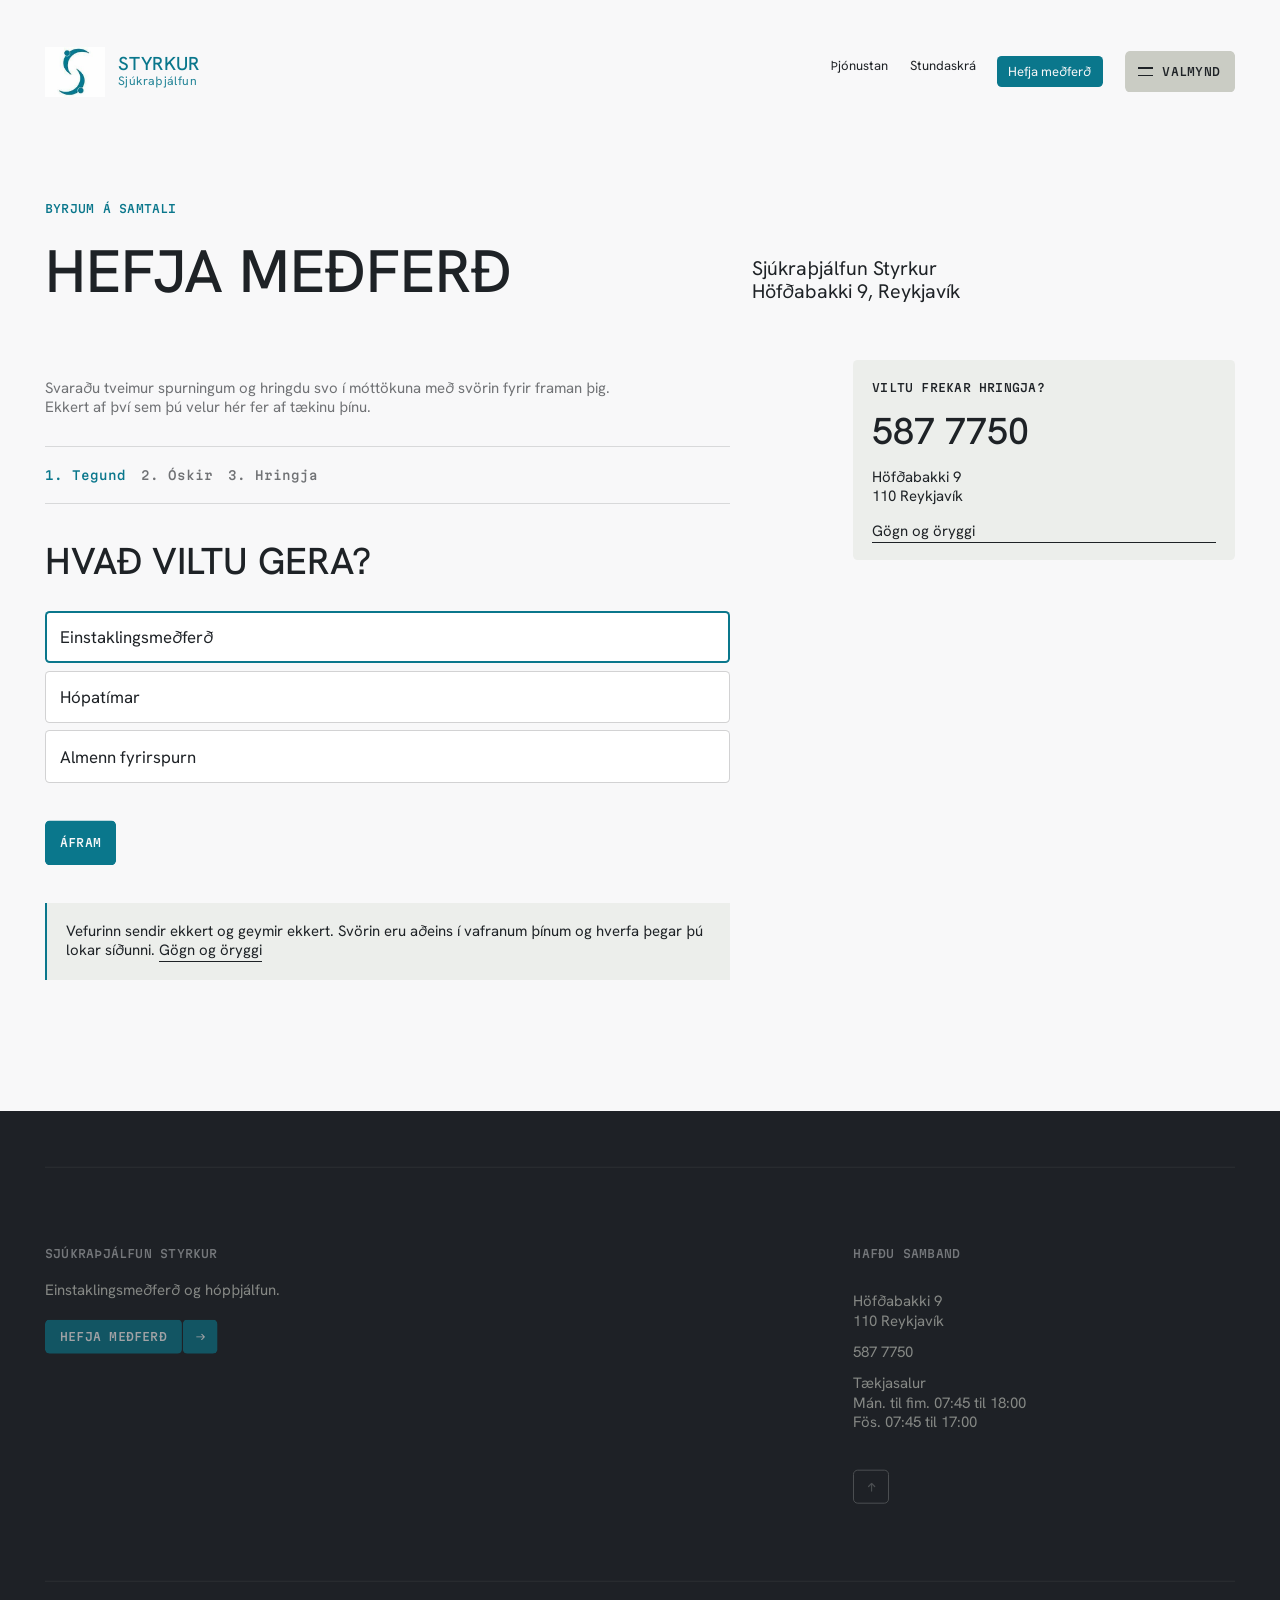
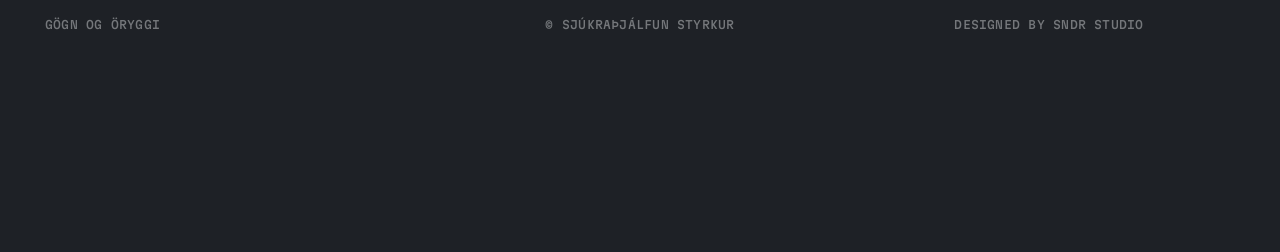
<file: byrja.html>
<!doctype html>
<html lang="is">
<head>
<meta charset="utf-8">
<meta name="viewport" content="width=device-width, initial-scale=1">
<title>Hefja meðferð | Sjúkraþjálfun Styrkur</title>
<meta http-equiv="Content-Security-Policy" content="form-action 'none'">
<meta name="robots" content="noindex, nofollow">
<meta name="theme-color" content="#f8f8f9">
<link rel="icon" type="image/jpeg" href="img/cropped-cropped-logo.jpg">
<link rel="apple-touch-icon" href="img/cropped-cropped-logo.jpg">
<script>/* landing loader gate: home page, first visit per session, motion allowed. Failsafe opens after 4.5 s whatever happens. */
(function(){var d=document.documentElement,open;window.styrkurGate=new Promise(function(r){open=r});window.styrkurOpen=open;
try{var home=/(\/|index\.html)$/.test(location.pathname),seen=sessionStorage.getItem('styrkur-seen'),calm=matchMedia('(prefers-reduced-motion: reduce)').matches;
if(home&&!seen&&!calm){d.classList.add('is-loading');setTimeout(function(){if(d.classList.contains('is-loading')){d.classList.remove('is-loading');var l=document.getElementById('ldr');if(l)l.remove();open()}},4500)}else open()}catch(e){open()}})();</script>
<link rel="stylesheet" href="css/brand.css?v=styrkur-12">
<link rel="stylesheet" href="css/site.css?v=styrkur-12">
<link rel="stylesheet" href="css/pages.css?v=styrkur-12">
<link rel="stylesheet" href="css/styrkur.css?v=styrkur-12">
</head>
<body data-page="byrja">
<!-- Frumgerð. Ekkert er sent úr eyðublaðinu. -->
<svg width="0" height="0" style="position:absolute" aria-hidden="true"><symbol id="arrow" viewBox="0 0 12 9">
<path d="M7.5 0 12 4.5 7.5 9l-.9-.9 3-3H0V3.9h9.6l-3-3z" fill="currentColor"/></symbol></svg><a class="skip" href="#main">Fara beint í efni</a>
<header class="hdr" id="hdr"><div class="hdr__row"><a class="logo logo--lock" href="index.html" aria-label="Sjúkraþjálfun Styrkur, forsíða"><img class="logo__seal" src="img/cropped-cropped-logo.jpg" width="200" height="167" alt=""><span class="logo__name" translate="no"><span>STYRKUR</span><span>Sjúkraþjálfun</span></span></a>
<nav class="hdr__nav" aria-label="Flýtileiðir"><a href="thjonusta.html">Þjónustan</a><a href="stundaskra.html">Stundaskrá</a><a href="byrja.html" class="hdr__book">Hefja meðferð</a></nav>
<button class="burger burger--lbl " id="burger" aria-label="Opna valmynd" aria-expanded="false" aria-controls="nav"><span class="burger__in"></span><span class="burger__l"></span><span class="burger__t" aria-hidden="true">Valmynd</span></button></div></header>
<div class="nav-veil" aria-hidden="true"></div><div class="nav" id="nav" role="dialog" aria-modal="true" aria-label="Valmynd" tabindex="-1" inert><div class="nav__scroll" data-nav-scroll><div class="nav__box"><div class="nav__head"><a class="logo logo--lock" href="index.html" aria-label="Sjúkraþjálfun Styrkur, forsíða"><img class="logo__seal" src="img/cropped-cropped-logo.jpg" width="200" height="167" alt=""><span class="logo__name" translate="no"><span>STYRKUR</span><span>Sjúkraþjálfun</span></span></a><button class="burger burger--lbl nav__close" id="close" aria-label="Loka valmynd" ><span class="burger__in"></span><span class="burger__l"></span><span class="burger__t" aria-hidden="true">Loka</span></button></div><div class="nav__cols"><div class="nav__col">
<h2 class="nav__title t-mono"><button type="button" class="acc" aria-expanded="false" data-split="chars">Þjónusta</button></h2>
<ul class="nav__links">
<li><a href="thjonusta.html"><span style="--i:0">Þjónustan</span></a></li>
<li><a href="stundaskra.html"><span style="--i:1">Stundaskrá</span></a></li>
<li><a href="gjafabref.html"><span style="--i:2">Kort í tækjasal</span></a></li>
</ul></div><div class="nav__col">
<h2 class="nav__title t-mono"><button type="button" class="acc" aria-expanded="false" data-split="chars">Hefja meðferð</button></h2>
<ul class="nav__links">
<li><a href="byrja.html"><span style="--i:0">Hefja meðferð</span></a></li>
<li><a href="tel:+3545877750"><span style="--i:1">587 7750</span></a></li>
<li><a href="starfsfolk.html#stadsetning"><span style="--i:2">Staðsetning</span></a></li>
</ul></div><div class="nav__col">
<h2 class="nav__title t-mono"><button type="button" class="acc" aria-expanded="false" data-split="chars">Styrkur</button></h2>
<ul class="nav__links">
<li><a href="starfsfolk.html"><span style="--i:0">Starfsfólk og um okkur</span></a></li>
<li><a href="frettir.html"><span style="--i:1">Fréttir</span></a></li>
<li><a href="gogn.html"><span style="--i:2">Gögn og öryggi</span></a></li>
</ul></div></div><div class="nav__cards"><a class="nav__card" href="byrja.html"><span class="nav__thumb"><img class="ph" src="img/IMG_5588-scaled-e1670781606950.jpg" width="1920" height="1331" alt="" loading="lazy" decoding="async"></span><span class="nav__card-t"><span>Hefja meðferð</span><span>Byrjum á samtali</span></span></a><a class="nav__card" href="stundaskra.html"><span class="nav__thumb"><img class="ph" src="img/DSC_3458-copy-e1670781083453-edited.jpg" width="907" height="567" alt="" loading="lazy" decoding="async"></span><span class="nav__card-t"><span>Vikan þín</span><span>Hópar og tímar</span></span></a><a class="nav__card" href="starfsfolk.html"><span class="nav__thumb"><img class="ph" src="img/DSC_3448-copy.jpg" width="1200" height="801" alt="" loading="lazy" decoding="async"></span><span class="nav__card-t"><span>Fólkið okkar</span><span>Kynntu þér starfsfólkið</span></span></a></div><div class="nav__foot t-mono"><a href="tel:+3545877750"><span>587 7750</span></a><a href="starfsfolk.html#stadsetning"><span>Höfðabakki 9</span></a>
<p><span>© Sjúkraþjálfun Styrkur</span></p>
</div></div></div></div>
<main id="main">
<section class="bkh grid px" data-theme="white" id="koma"><div class="bkh__t">
<p class="t-mono eyebrow" data-split="chars">Byrjum á samtali</p>
<h1 class="t-h1" data-split="lines3d">Hefja meðferð</h1>
</div>
<p class="bkh__l" data-split="lines">Sjúkraþjálfun Styrkur<br>Höfðabakki 9, Reykjavík</p>
</section>
<section class="bk px" data-theme="white" id="beidni"><div class="grid"><div class="bk__main">
<p class="st-note">Svaraðu tveimur spurningum og hringdu svo í móttökuna með svörin fyrir framan þig. Ekkert af því sem þú velur hér fer af tækinu þínu.</p>
<noscript>
<p>Hringdu í móttökuna í <a class="ul" href="tel:+3545877750">587 7750</a>.</p>
</noscript>
<form onsubmit="return false" id="request" aria-describedby="privacy-note"><ol class="st-progress" aria-label="Skref beiðni">
<li aria-current="step">1. Tegund</li>
<li>2. Óskir</li>
<li>3. Hringja</li>
</ol>
<fieldset class="st-step" data-step="0">
<legend class="t-h2" tabindex="-1">Hvað viltu gera?</legend>
<div class="vk__opts"><label class="vk__opt"><input type="radio" name="type" value="Einstaklingsmeðferð" checked><span class="vk__opt-t">Einstaklingsmeðferð</span></label><label class="vk__opt"><input type="radio" name="type" value="Hópatímar" ><span class="vk__opt-t">Hópatímar</span></label><label class="vk__opt"><input type="radio" name="type" value="Almenn fyrirspurn" ><span class="vk__opt-t">Almenn fyrirspurn</span></label></div></fieldset>
<fieldset class="st-step" data-step="1" hidden>
<legend class="t-h2" tabindex="-1">Hvenær hentar þér?</legend>
<fieldset class="vk__set">
<legend class="t-mono">Dagar, valfrjálst</legend>
<div class="vk__picks"><label class="st-check"><input type="checkbox" name="day" value="Mánudagur"><span>Mánudagur</span></label><label class="st-check"><input type="checkbox" name="day" value="Þriðjudagur"><span>Þriðjudagur</span></label><label class="st-check"><input type="checkbox" name="day" value="Miðvikudagur"><span>Miðvikudagur</span></label><label class="st-check"><input type="checkbox" name="day" value="Fimmtudagur"><span>Fimmtudagur</span></label><label class="st-check"><input type="checkbox" name="day" value="Föstudagur"><span>Föstudagur</span></label></div></fieldset>
<fieldset class="vk__set">
<legend class="t-mono">Tími dags</legend>
<div class="vk__opts"><label class="vk__opt"><input type="radio" name="period" value="Skiptir ekki máli" checked><span class="vk__opt-t">Skiptir ekki máli</span></label><label class="vk__opt"><input type="radio" name="period" value="Fyrir hádegi" ><span class="vk__opt-t">Fyrir hádegi</span></label><label class="vk__opt"><input type="radio" name="period" value="Eftir hádegi" ><span class="vk__opt-t">Eftir hádegi</span></label></div></fieldset>
<p>Óskirnar eru ekki staðfestur meðferðartími.</p>
</fieldset>
<fieldset class="st-step" data-step="2" hidden>
<legend class="t-h2" tabindex="-1">Hringdu og segðu þetta</legend>
<dl class="st-review" id="review"></dl>
<p>Móttakan finnur með þér tíma eða hóp sem hentar. Hvað amar að ræðir þú við sjúkraþjálfarann, ekki á vefnum.</p>
</fieldset>
<div class="st-actions"><button type="button" class="vk__pick" data-back hidden>Til baka</button><button type="button" class="btn btn--signal" data-next><span class="btn__in"><span class="btn__seg">Áfram</span></span></button><a class="btn btn--signal" href="tel:+3545877750" data-send hidden><span class="btn__in"><span class="btn__seg">Hringja í 587 7750</span><span class="btn__seg btn__seg--icon"><svg aria-hidden="true"><use href="#arrow"/></svg></span></span></a></div></form>
<aside class="st-privacy" id="privacy-note">
<p>Vefurinn sendir ekkert og geymir ekkert. Svörin eru aðeins í vafranum þínum og hverfa þegar þú lokar síðunni. <a class="ul" href="gogn.html">Gögn og öryggi</a></p>
</aside>
</div>
<aside class="bk__aside" data-reveal="fade"><div class="bk__sticky">
<p class="t-mono">Viltu frekar hringja?</p>
<p class="t-h2"><a href="tel:+3545877750">587 7750</a></p>
<p>Höfðabakki 9<br>110 Reykjavík</p>
<a class="ul" href="gogn.html">Gögn og öryggi</a></div></aside>
</div></section>
</main>
<footer class="ftr" data-theme="dark"><div class="ftr__in px"><div class="ftr__nav grid"><div>
<h2 class="ftr__t t-mono"><button type="button" class="acc" aria-expanded="false">Þjónusta</button></h2>
<ul class="ftr__list">
<li><a href="thjonusta.html">Þjónustan</a></li>
<li><a href="stundaskra.html">Stundaskrá</a></li>
<li><a href="gjafabref.html">Kort í tækjasal</a></li>
</ul></div><div>
<h2 class="ftr__t t-mono"><button type="button" class="acc" aria-expanded="false">Hefja meðferð</button></h2>
<ul class="ftr__list">
<li><a href="byrja.html">Hefja meðferð</a></li>
<li><a href="tel:+3545877750">587 7750</a></li>
<li><a href="starfsfolk.html#stadsetning">Staðsetning</a></li>
</ul></div><div>
<h2 class="ftr__t t-mono"><button type="button" class="acc" aria-expanded="false">Styrkur</button></h2>
<ul class="ftr__list">
<li><a href="starfsfolk.html">Starfsfólk og um okkur</a></li>
<li><a href="frettir.html">Fréttir</a></li>
<li><a href="gogn.html">Gögn og öryggi</a></li>
</ul></div></div><div class="ftr__mid"><div class="ftr__news">
<h2 class="ftr__t t-mono">Sjúkraþjálfun Styrkur</h2>
<p>Einstaklingsmeðferð og hópþjálfun.</p>
<a class="btn btn--signal" href="byrja.html"><span class="btn__in"><span class="btn__seg">Hefja meðferð</span><span class="btn__seg btn__seg--icon"><svg aria-hidden="true"><use href="#arrow"/></svg></span></span></a></div><div class="ftr__contact">
<h2 class="ftr__t t-mono">Hafðu samband</h2>
<p>Höfðabakki 9<br>110 Reykjavík</p>
<a class="ul" href="tel:+3545877750">587 7750</a>
<p>Tækjasalur<br>Mán. til fim. 07:45 til 18:00<br>Fös. 07:45 til 17:00</p>
</div><button class="btn ftr__top" id="toTop" aria-label="Efst á síðu"><span class="btn__in"><span class="btn__seg"><svg viewBox="0 0 12 12" aria-hidden="true"><path d="M6 0 11 5l-.9.9L6.6 2.4V12H5.4V2.4L1.9 5.9 1 5z" fill="currentColor"/></svg><svg viewBox="0 0 12 12" aria-hidden="true"><path d="M6 0 11 5l-.9.9L6.6 2.4V12H5.4V2.4L1.9 5.9 1 5z" fill="currentColor"/></svg></span></span></button></div><div class="ftr__bot grid t-mono"><a href="gogn.html">Gögn og öryggi</a><span>© Sjúkraþjálfun Styrkur</span><a class="ftr__credit" href="https://sndrstudio.is">Designed by SNDR Studio</a></div></div></footer>
<div class="cur" id="cur" aria-hidden="true"><div class="cur__pill t-mono"><span id="curText"></span><svg style="width:1rem;height:.8rem"><use href="#arrow"/></svg></div></div>

<script src="js/vendor/gsap.min.js"></script>
<script src="js/vendor/SplitText.min.js"></script>
<script src="js/vendor/ScrollToPlugin.min.js"></script>
<script src="js/vendor/CustomEase.min.js"></script>
<script src="js/vendor/lenis.min.js"></script>
<script src="js/site.js?v=styrkur-12"></script>
<script src="js/styrkur.js?v=styrkur-12"></script>
</body>
</html>
</file>
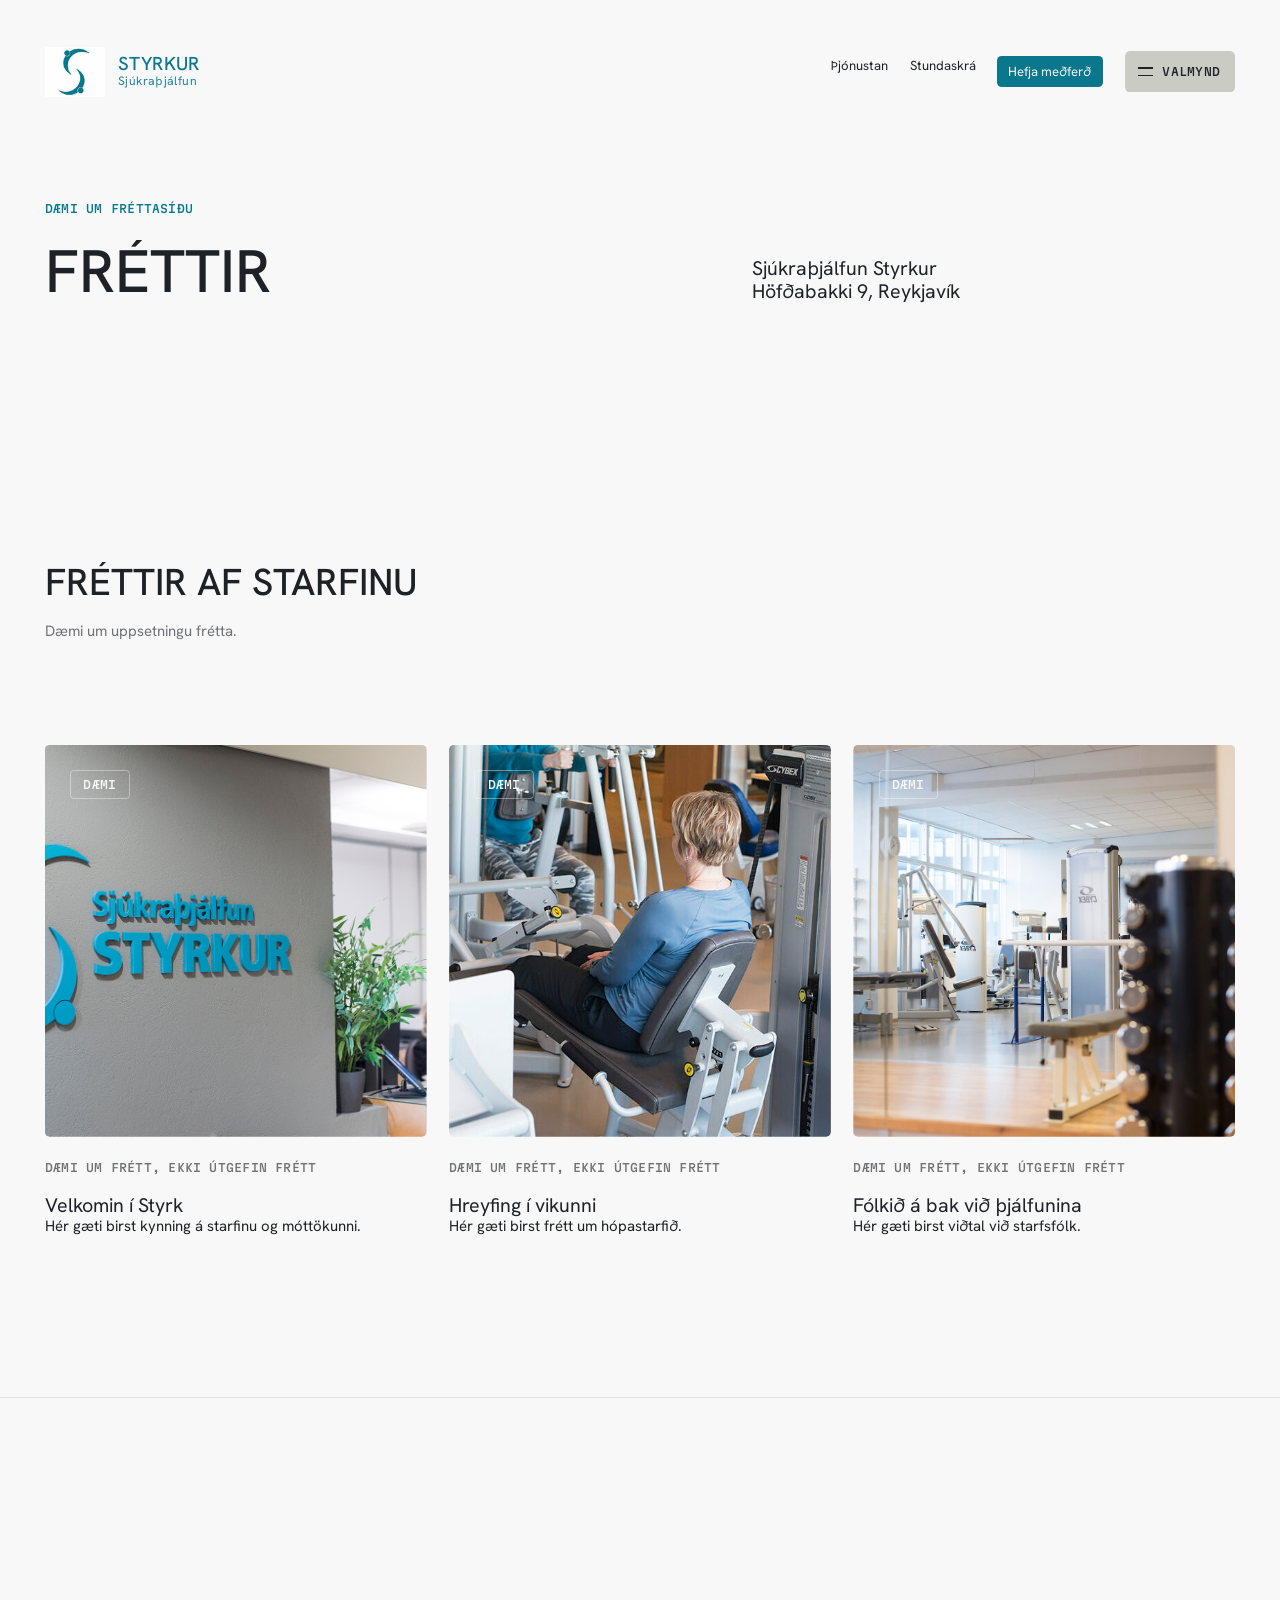
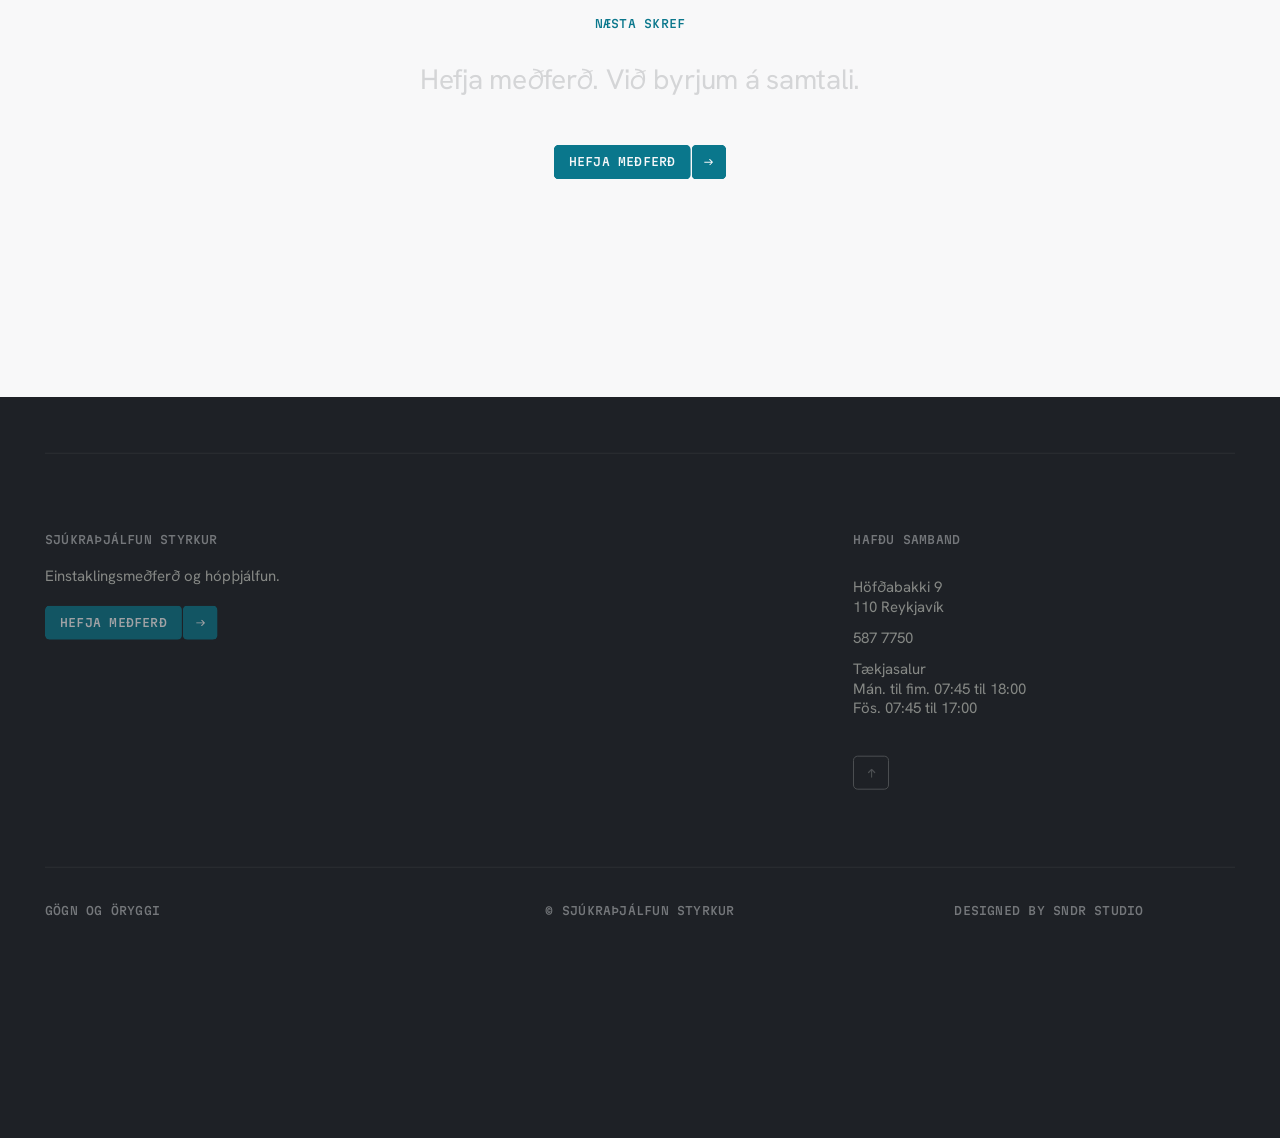
<file: frettir.html>
<!doctype html>
<html lang="is">
<head>
<meta charset="utf-8">
<meta name="viewport" content="width=device-width, initial-scale=1">
<title>Fréttir | Sjúkraþjálfun Styrkur</title>
<meta http-equiv="Content-Security-Policy" content="form-action 'none'">
<meta name="robots" content="noindex, nofollow">
<meta name="theme-color" content="#f8f8f9">
<link rel="icon" type="image/jpeg" href="img/cropped-cropped-logo.jpg">
<link rel="apple-touch-icon" href="img/cropped-cropped-logo.jpg">
<script>/* landing loader gate: home page, first visit per session, motion allowed. Failsafe opens after 4.5 s whatever happens. */
(function(){var d=document.documentElement,open;window.styrkurGate=new Promise(function(r){open=r});window.styrkurOpen=open;
try{var home=/(\/|index\.html)$/.test(location.pathname),seen=sessionStorage.getItem('styrkur-seen'),calm=matchMedia('(prefers-reduced-motion: reduce)').matches;
if(home&&!seen&&!calm){d.classList.add('is-loading');setTimeout(function(){if(d.classList.contains('is-loading')){d.classList.remove('is-loading');var l=document.getElementById('ldr');if(l)l.remove();open()}},4500)}else open()}catch(e){open()}})();</script>
<link rel="stylesheet" href="css/brand.css?v=styrkur-12">
<link rel="stylesheet" href="css/site.css?v=styrkur-12">
<link rel="stylesheet" href="css/pages.css?v=styrkur-12">
<link rel="stylesheet" href="css/styrkur.css?v=styrkur-12">
</head>
<body data-page="frettir">
<!-- Frumgerð. Ekkert er sent úr eyðublaðinu. -->
<svg width="0" height="0" style="position:absolute" aria-hidden="true"><symbol id="arrow" viewBox="0 0 12 9">
<path d="M7.5 0 12 4.5 7.5 9l-.9-.9 3-3H0V3.9h9.6l-3-3z" fill="currentColor"/></symbol></svg><a class="skip" href="#main">Fara beint í efni</a>
<header class="hdr" id="hdr"><div class="hdr__row"><a class="logo logo--lock" href="index.html" aria-label="Sjúkraþjálfun Styrkur, forsíða"><img class="logo__seal" src="img/cropped-cropped-logo.jpg" width="200" height="167" alt=""><span class="logo__name" translate="no"><span>STYRKUR</span><span>Sjúkraþjálfun</span></span></a>
<nav class="hdr__nav" aria-label="Flýtileiðir"><a href="thjonusta.html">Þjónustan</a><a href="stundaskra.html">Stundaskrá</a><a href="byrja.html" class="hdr__book">Hefja meðferð</a></nav>
<button class="burger burger--lbl " id="burger" aria-label="Opna valmynd" aria-expanded="false" aria-controls="nav"><span class="burger__in"></span><span class="burger__l"></span><span class="burger__t" aria-hidden="true">Valmynd</span></button></div></header>
<div class="nav-veil" aria-hidden="true"></div><div class="nav" id="nav" role="dialog" aria-modal="true" aria-label="Valmynd" tabindex="-1" inert><div class="nav__scroll" data-nav-scroll><div class="nav__box"><div class="nav__head"><a class="logo logo--lock" href="index.html" aria-label="Sjúkraþjálfun Styrkur, forsíða"><img class="logo__seal" src="img/cropped-cropped-logo.jpg" width="200" height="167" alt=""><span class="logo__name" translate="no"><span>STYRKUR</span><span>Sjúkraþjálfun</span></span></a><button class="burger burger--lbl nav__close" id="close" aria-label="Loka valmynd" ><span class="burger__in"></span><span class="burger__l"></span><span class="burger__t" aria-hidden="true">Loka</span></button></div><div class="nav__cols"><div class="nav__col">
<h2 class="nav__title t-mono"><button type="button" class="acc" aria-expanded="false" data-split="chars">Þjónusta</button></h2>
<ul class="nav__links">
<li><a href="thjonusta.html"><span style="--i:0">Þjónustan</span></a></li>
<li><a href="stundaskra.html"><span style="--i:1">Stundaskrá</span></a></li>
<li><a href="gjafabref.html"><span style="--i:2">Kort í tækjasal</span></a></li>
</ul></div><div class="nav__col">
<h2 class="nav__title t-mono"><button type="button" class="acc" aria-expanded="false" data-split="chars">Hefja meðferð</button></h2>
<ul class="nav__links">
<li><a href="byrja.html"><span style="--i:0">Hefja meðferð</span></a></li>
<li><a href="tel:+3545877750"><span style="--i:1">587 7750</span></a></li>
<li><a href="starfsfolk.html#stadsetning"><span style="--i:2">Staðsetning</span></a></li>
</ul></div><div class="nav__col">
<h2 class="nav__title t-mono"><button type="button" class="acc" aria-expanded="false" data-split="chars">Styrkur</button></h2>
<ul class="nav__links">
<li><a href="starfsfolk.html"><span style="--i:0">Starfsfólk og um okkur</span></a></li>
<li><a href="frettir.html"><span style="--i:1">Fréttir</span></a></li>
<li><a href="gogn.html"><span style="--i:2">Gögn og öryggi</span></a></li>
</ul></div></div><div class="nav__cards"><a class="nav__card" href="byrja.html"><span class="nav__thumb"><img class="ph" src="img/IMG_5588-scaled-e1670781606950.jpg" width="1920" height="1331" alt="" loading="lazy" decoding="async"></span><span class="nav__card-t"><span>Hefja meðferð</span><span>Byrjum á samtali</span></span></a><a class="nav__card" href="stundaskra.html"><span class="nav__thumb"><img class="ph" src="img/DSC_3458-copy-e1670781083453-edited.jpg" width="907" height="567" alt="" loading="lazy" decoding="async"></span><span class="nav__card-t"><span>Vikan þín</span><span>Hópar og tímar</span></span></a><a class="nav__card" href="starfsfolk.html"><span class="nav__thumb"><img class="ph" src="img/DSC_3448-copy.jpg" width="1200" height="801" alt="" loading="lazy" decoding="async"></span><span class="nav__card-t"><span>Fólkið okkar</span><span>Kynntu þér starfsfólkið</span></span></a></div><div class="nav__foot t-mono"><a href="tel:+3545877750"><span>587 7750</span></a><a href="starfsfolk.html#stadsetning"><span>Höfðabakki 9</span></a>
<p><span>© Sjúkraþjálfun Styrkur</span></p>
</div></div></div></div>
<main id="main">
<section class="bkh grid px" data-theme="white" id="koma"><div class="bkh__t">
<p class="t-mono eyebrow" data-split="chars">Dæmi um fréttasíðu</p>
<h1 class="t-h1" data-split="lines3d">Fréttir</h1>
</div>
<p class="bkh__l" data-split="lines">Sjúkraþjálfun Styrkur<br>Höfðabakki 9, Reykjavík</p>
</section>
<section class="jt grid px" data-theme="white" id="frettir"><div class="jt__head">
<h2 class="t-h2" data-split="lines3d">Fréttir af starfinu</h2>
<p class="st-note">Dæmi um uppsetningu frétta.</p>
</div><ul class="jt__row">
<li>
<article class="tile" id="daemi-1" data-reveal="up"><div class="tile__img"><img class="ph" src="img/DSC_3448-copy.jpg" width="1200" height="801" alt="" loading="lazy" decoding="async"><span class="tile__chip t-mono">Dæmi</span></div><div class="tile__body">
<p class="tile__tags t-mono">Dæmi um frétt, ekki útgefin frétt</p>
<h3 class="tile__title t-lead">Velkomin í Styrk</h3>
<p>Hér gæti birst kynning á starfinu og móttökunni.</p>
</div></article>
</li>
<li>
<article class="tile" id="daemi-2" data-reveal="up"><div class="tile__img"><img class="ph" src="img/DSC_3458-copy-e1670781083453-edited.jpg" width="907" height="567" alt="" loading="lazy" decoding="async"><span class="tile__chip t-mono">Dæmi</span></div><div class="tile__body">
<p class="tile__tags t-mono">Dæmi um frétt, ekki útgefin frétt</p>
<h3 class="tile__title t-lead">Hreyfing í vikunni</h3>
<p>Hér gæti birst frétt um hópastarfið.</p>
</div></article>
</li>
<li>
<article class="tile" id="daemi-3" data-reveal="up"><div class="tile__img"><img class="ph" src="img/DSC_3889l.jpg" width="1379" height="920" alt="" loading="lazy" decoding="async"><span class="tile__chip t-mono">Dæmi</span></div><div class="tile__body">
<p class="tile__tags t-mono">Dæmi um frétt, ekki útgefin frétt</p>
<h3 class="tile__title t-lead">Fólkið á bak við þjálfunina</h3>
<p>Hér gæti birst viðtal við starfsfólk.</p>
</div></article>
</li>
</ul></section>
<section class="fwc grid px" data-theme="white" id="hefja"><div class="fwc__box">
<p class="t-mono eyebrow" data-split="chars">Næsta skref</p>
<h2 class="fwc__copy" data-scrub>Hefja meðferð. Við byrjum á samtali.</h2>
<a class="btn btn--signal" href="byrja.html"><span class="btn__in"><span class="btn__seg">Hefja meðferð</span><span class="btn__seg btn__seg--icon"><svg aria-hidden="true"><use href="#arrow"/></svg></span></span></a></div></section>
</main>
<footer class="ftr" data-theme="dark"><div class="ftr__in px"><div class="ftr__nav grid"><div>
<h2 class="ftr__t t-mono"><button type="button" class="acc" aria-expanded="false">Þjónusta</button></h2>
<ul class="ftr__list">
<li><a href="thjonusta.html">Þjónustan</a></li>
<li><a href="stundaskra.html">Stundaskrá</a></li>
<li><a href="gjafabref.html">Kort í tækjasal</a></li>
</ul></div><div>
<h2 class="ftr__t t-mono"><button type="button" class="acc" aria-expanded="false">Hefja meðferð</button></h2>
<ul class="ftr__list">
<li><a href="byrja.html">Hefja meðferð</a></li>
<li><a href="tel:+3545877750">587 7750</a></li>
<li><a href="starfsfolk.html#stadsetning">Staðsetning</a></li>
</ul></div><div>
<h2 class="ftr__t t-mono"><button type="button" class="acc" aria-expanded="false">Styrkur</button></h2>
<ul class="ftr__list">
<li><a href="starfsfolk.html">Starfsfólk og um okkur</a></li>
<li><a href="frettir.html">Fréttir</a></li>
<li><a href="gogn.html">Gögn og öryggi</a></li>
</ul></div></div><div class="ftr__mid"><div class="ftr__news">
<h2 class="ftr__t t-mono">Sjúkraþjálfun Styrkur</h2>
<p>Einstaklingsmeðferð og hópþjálfun.</p>
<a class="btn btn--signal" href="byrja.html"><span class="btn__in"><span class="btn__seg">Hefja meðferð</span><span class="btn__seg btn__seg--icon"><svg aria-hidden="true"><use href="#arrow"/></svg></span></span></a></div><div class="ftr__contact">
<h2 class="ftr__t t-mono">Hafðu samband</h2>
<p>Höfðabakki 9<br>110 Reykjavík</p>
<a class="ul" href="tel:+3545877750">587 7750</a>
<p>Tækjasalur<br>Mán. til fim. 07:45 til 18:00<br>Fös. 07:45 til 17:00</p>
</div><button class="btn ftr__top" id="toTop" aria-label="Efst á síðu"><span class="btn__in"><span class="btn__seg"><svg viewBox="0 0 12 12" aria-hidden="true"><path d="M6 0 11 5l-.9.9L6.6 2.4V12H5.4V2.4L1.9 5.9 1 5z" fill="currentColor"/></svg><svg viewBox="0 0 12 12" aria-hidden="true"><path d="M6 0 11 5l-.9.9L6.6 2.4V12H5.4V2.4L1.9 5.9 1 5z" fill="currentColor"/></svg></span></span></button></div><div class="ftr__bot grid t-mono"><a href="gogn.html">Gögn og öryggi</a><span>© Sjúkraþjálfun Styrkur</span><a class="ftr__credit" href="https://sndrstudio.is">Designed by SNDR Studio</a></div></div></footer>
<div class="cur" id="cur" aria-hidden="true"><div class="cur__pill t-mono"><span id="curText"></span><svg style="width:1rem;height:.8rem"><use href="#arrow"/></svg></div></div>

<script src="js/vendor/gsap.min.js"></script>
<script src="js/vendor/SplitText.min.js"></script>
<script src="js/vendor/ScrollToPlugin.min.js"></script>
<script src="js/vendor/CustomEase.min.js"></script>
<script src="js/vendor/lenis.min.js"></script>
<script src="js/site.js?v=styrkur-12"></script>
<script src="js/styrkur.js?v=styrkur-12"></script>
</body>
</html>
</file>
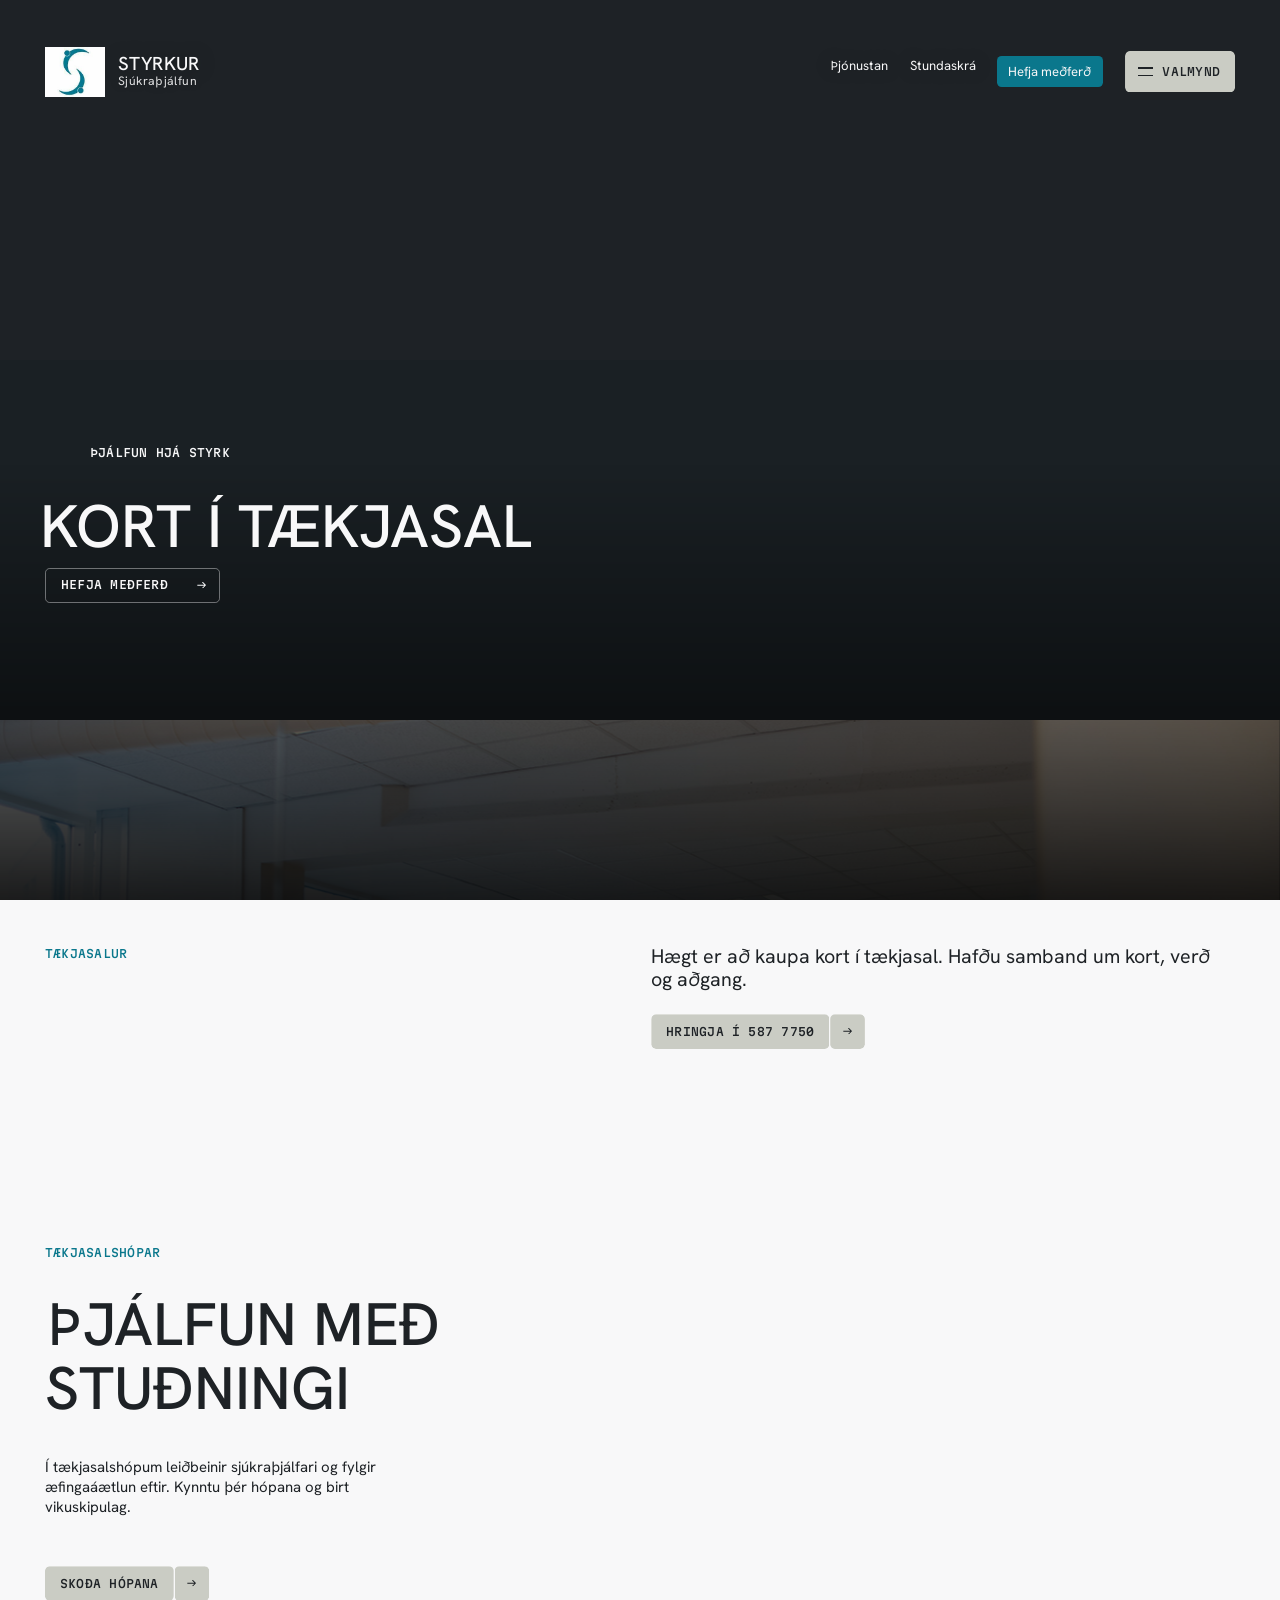
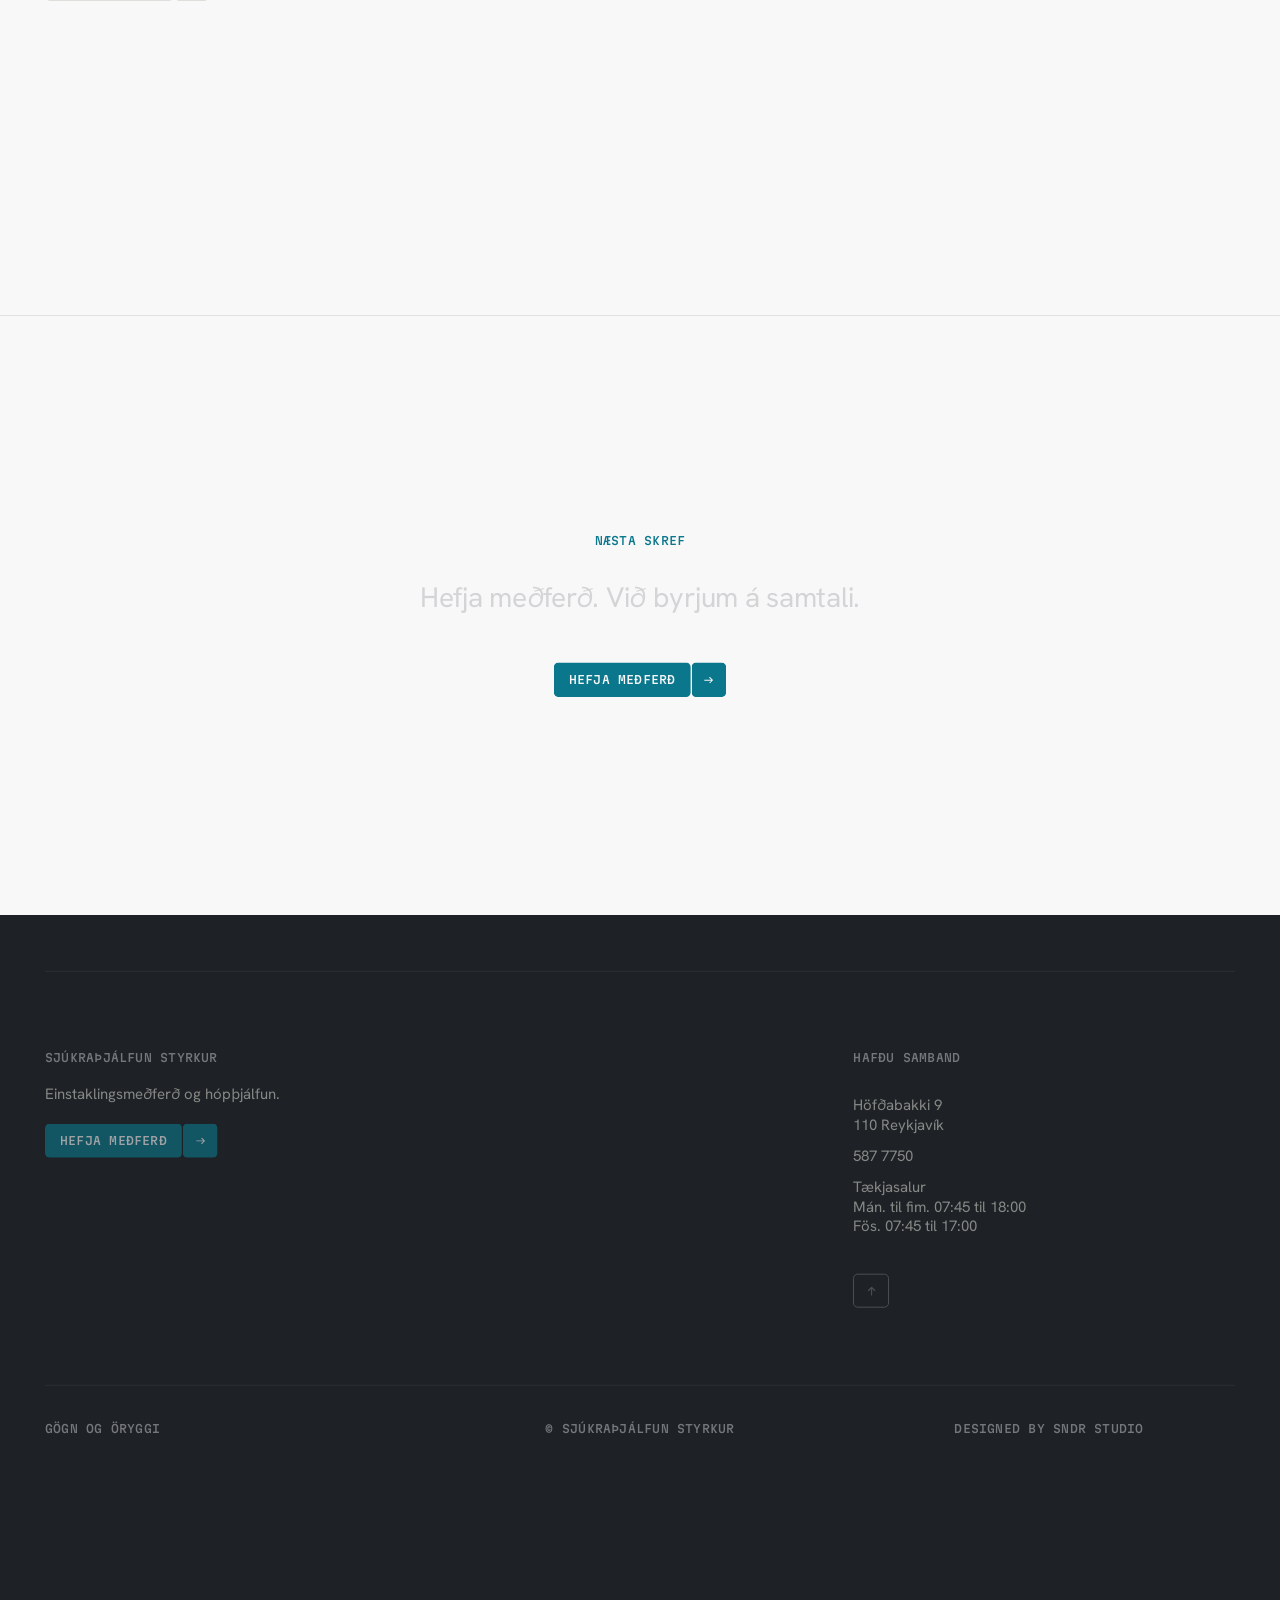
<file: gjafabref.html>
<!doctype html>
<html lang="is">
<head>
<meta charset="utf-8">
<meta name="viewport" content="width=device-width, initial-scale=1">
<title>Kort í tækjasal | Sjúkraþjálfun Styrkur</title>
<meta http-equiv="Content-Security-Policy" content="form-action 'none'">
<meta name="robots" content="noindex, nofollow">
<meta name="theme-color" content="#f8f8f9">
<link rel="icon" type="image/jpeg" href="img/cropped-cropped-logo.jpg">
<link rel="apple-touch-icon" href="img/cropped-cropped-logo.jpg">
<script>/* landing loader gate: home page, first visit per session, motion allowed. Failsafe opens after 4.5 s whatever happens. */
(function(){var d=document.documentElement,open;window.styrkurGate=new Promise(function(r){open=r});window.styrkurOpen=open;
try{var home=/(\/|index\.html)$/.test(location.pathname),seen=sessionStorage.getItem('styrkur-seen'),calm=matchMedia('(prefers-reduced-motion: reduce)').matches;
if(home&&!seen&&!calm){d.classList.add('is-loading');setTimeout(function(){if(d.classList.contains('is-loading')){d.classList.remove('is-loading');var l=document.getElementById('ldr');if(l)l.remove();open()}},4500)}else open()}catch(e){open()}})();</script>
<link rel="stylesheet" href="css/brand.css?v=styrkur-12">
<link rel="stylesheet" href="css/site.css?v=styrkur-12">
<link rel="stylesheet" href="css/pages.css?v=styrkur-12">
<link rel="stylesheet" href="css/styrkur.css?v=styrkur-12">
</head>
<body data-page="gjafabref">
<!-- Frumgerð. Ekkert er sent úr eyðublaðinu. -->
<svg width="0" height="0" style="position:absolute" aria-hidden="true"><symbol id="arrow" viewBox="0 0 12 9">
<path d="M7.5 0 12 4.5 7.5 9l-.9-.9 3-3H0V3.9h9.6l-3-3z" fill="currentColor"/></symbol></svg><a class="skip" href="#main">Fara beint í efni</a>
<header class="hdr hdr--offwhite" id="hdr"><div class="hdr__row"><a class="logo logo--lock" href="index.html" aria-label="Sjúkraþjálfun Styrkur, forsíða"><img class="logo__seal" src="img/cropped-cropped-logo.jpg" width="200" height="167" alt=""><span class="logo__name" translate="no"><span>STYRKUR</span><span>Sjúkraþjálfun</span></span></a>
<nav class="hdr__nav" aria-label="Flýtileiðir"><a href="thjonusta.html">Þjónustan</a><a href="stundaskra.html">Stundaskrá</a><a href="byrja.html" class="hdr__book">Hefja meðferð</a></nav>
<button class="burger burger--lbl " id="burger" aria-label="Opna valmynd" aria-expanded="false" aria-controls="nav"><span class="burger__in"></span><span class="burger__l"></span><span class="burger__t" aria-hidden="true">Valmynd</span></button></div></header>
<div class="nav-veil" aria-hidden="true"></div><div class="nav" id="nav" role="dialog" aria-modal="true" aria-label="Valmynd" tabindex="-1" inert><div class="nav__scroll" data-nav-scroll><div class="nav__box"><div class="nav__head"><a class="logo logo--lock" href="index.html" aria-label="Sjúkraþjálfun Styrkur, forsíða"><img class="logo__seal" src="img/cropped-cropped-logo.jpg" width="200" height="167" alt=""><span class="logo__name" translate="no"><span>STYRKUR</span><span>Sjúkraþjálfun</span></span></a><button class="burger burger--lbl nav__close" id="close" aria-label="Loka valmynd" ><span class="burger__in"></span><span class="burger__l"></span><span class="burger__t" aria-hidden="true">Loka</span></button></div><div class="nav__cols"><div class="nav__col">
<h2 class="nav__title t-mono"><button type="button" class="acc" aria-expanded="false" data-split="chars">Þjónusta</button></h2>
<ul class="nav__links">
<li><a href="thjonusta.html"><span style="--i:0">Þjónustan</span></a></li>
<li><a href="stundaskra.html"><span style="--i:1">Stundaskrá</span></a></li>
<li><a href="gjafabref.html"><span style="--i:2">Kort í tækjasal</span></a></li>
</ul></div><div class="nav__col">
<h2 class="nav__title t-mono"><button type="button" class="acc" aria-expanded="false" data-split="chars">Hefja meðferð</button></h2>
<ul class="nav__links">
<li><a href="byrja.html"><span style="--i:0">Hefja meðferð</span></a></li>
<li><a href="tel:+3545877750"><span style="--i:1">587 7750</span></a></li>
<li><a href="starfsfolk.html#stadsetning"><span style="--i:2">Staðsetning</span></a></li>
</ul></div><div class="nav__col">
<h2 class="nav__title t-mono"><button type="button" class="acc" aria-expanded="false" data-split="chars">Styrkur</button></h2>
<ul class="nav__links">
<li><a href="starfsfolk.html"><span style="--i:0">Starfsfólk og um okkur</span></a></li>
<li><a href="frettir.html"><span style="--i:1">Fréttir</span></a></li>
<li><a href="gogn.html"><span style="--i:2">Gögn og öryggi</span></a></li>
</ul></div></div><div class="nav__cards"><a class="nav__card" href="byrja.html"><span class="nav__thumb"><img class="ph" src="img/IMG_5588-scaled-e1670781606950.jpg" width="1920" height="1331" alt="" loading="lazy" decoding="async"></span><span class="nav__card-t"><span>Hefja meðferð</span><span>Byrjum á samtali</span></span></a><a class="nav__card" href="stundaskra.html"><span class="nav__thumb"><img class="ph" src="img/DSC_3458-copy-e1670781083453-edited.jpg" width="907" height="567" alt="" loading="lazy" decoding="async"></span><span class="nav__card-t"><span>Vikan þín</span><span>Hópar og tímar</span></span></a><a class="nav__card" href="starfsfolk.html"><span class="nav__thumb"><img class="ph" src="img/DSC_3448-copy.jpg" width="1200" height="801" alt="" loading="lazy" decoding="async"></span><span class="nav__card-t"><span>Fólkið okkar</span><span>Kynntu þér starfsfólkið</span></span></a></div><div class="nav__foot t-mono"><a href="tel:+3545877750"><span>587 7750</span></a><a href="starfsfolk.html#stadsetning"><span>Höfðabakki 9</span></a>
<p><span>© Sjúkraþjálfun Styrkur</span></p>
</div></div></div></div>
<main id="main" data-hero-dark>
<section class="phero" data-theme="media" id="koma"><div class="phero__bg"><img class="ph" src="img/DSC_3889l.jpg" width="1379" height="920" alt="Hjá Sjúkraþjálfun Styrk" fetchpriority="high"></div><div class="phero__in">
<p class="phero__label t-mono" data-reveal="slide">Þjálfun hjá Styrk</p>
<h1 class="phero__title t-h1" data-split="lines3d">Kort í tækjasal</h1>
<div class="phero__scroll"><a class="btn btn--signal" href="byrja.html"><span class="btn__in"><span class="btn__seg">Hefja meðferð</span><span class="btn__seg btn__seg--icon"><svg aria-hidden="true"><use href="#arrow"/></svg></span></span></a></div></div></section>
<section class="lwc grid px" data-theme="white" id="inngangur">
<p class="lwc__label t-mono eyebrow" data-split="chars">Tækjasalur</p>
<div class="lwc__body">
<p class="t-lead" data-split="lines">Hægt er að kaupa kort í tækjasal. Hafðu samband um kort, verð og aðgang.</p>
<a class="btn " href="tel:+3545877750"><span class="btn__in"><span class="btn__seg">Hringja í 587 7750</span><span class="btn__seg btn__seg--icon"><svg aria-hidden="true"><use href="#arrow"/></svg></span></span></a></div></section>
<section class="tm  px" data-theme="white" id="studningur"><div class="tm__wrap grid plx"><div class="tm__content">
<p class="t-mono eyebrow" data-split="chars">Tækjasalshópar</p>
<h2 class="t-h1" data-split="lines3d">Þjálfun með stuðningi</h2>
<p class="tm__copy" data-split="lines">Í tækjasalshópum leiðbeinir sjúkraþjálfari og fylgir æfingaáætlun eftir. Kynntu þér hópana og birt vikuskipulag.</p>
<a class="btn " href="thjonusta.html#taekjasalur"><span class="btn__in"><span class="btn__seg">Skoða hópana</span><span class="btn__seg btn__seg--icon"><svg aria-hidden="true"><use href="#arrow"/></svg></span></span></a></div><div class="tm__media"><span class="plx__m"><img class="ph" src="img/DSC_3458-copy-e1670781083453-edited.jpg" width="907" height="567" alt="Hjá Sjúkraþjálfun Styrk" loading="lazy" decoding="async"></span></div></div></section>
<section class="fwc grid px" data-theme="white" id="hefja"><div class="fwc__box">
<p class="t-mono eyebrow" data-split="chars">Næsta skref</p>
<h2 class="fwc__copy" data-scrub>Hefja meðferð. Við byrjum á samtali.</h2>
<a class="btn btn--signal" href="byrja.html"><span class="btn__in"><span class="btn__seg">Hefja meðferð</span><span class="btn__seg btn__seg--icon"><svg aria-hidden="true"><use href="#arrow"/></svg></span></span></a></div></section>
</main>
<footer class="ftr" data-theme="dark"><div class="ftr__in px"><div class="ftr__nav grid"><div>
<h2 class="ftr__t t-mono"><button type="button" class="acc" aria-expanded="false">Þjónusta</button></h2>
<ul class="ftr__list">
<li><a href="thjonusta.html">Þjónustan</a></li>
<li><a href="stundaskra.html">Stundaskrá</a></li>
<li><a href="gjafabref.html">Kort í tækjasal</a></li>
</ul></div><div>
<h2 class="ftr__t t-mono"><button type="button" class="acc" aria-expanded="false">Hefja meðferð</button></h2>
<ul class="ftr__list">
<li><a href="byrja.html">Hefja meðferð</a></li>
<li><a href="tel:+3545877750">587 7750</a></li>
<li><a href="starfsfolk.html#stadsetning">Staðsetning</a></li>
</ul></div><div>
<h2 class="ftr__t t-mono"><button type="button" class="acc" aria-expanded="false">Styrkur</button></h2>
<ul class="ftr__list">
<li><a href="starfsfolk.html">Starfsfólk og um okkur</a></li>
<li><a href="frettir.html">Fréttir</a></li>
<li><a href="gogn.html">Gögn og öryggi</a></li>
</ul></div></div><div class="ftr__mid"><div class="ftr__news">
<h2 class="ftr__t t-mono">Sjúkraþjálfun Styrkur</h2>
<p>Einstaklingsmeðferð og hópþjálfun.</p>
<a class="btn btn--signal" href="byrja.html"><span class="btn__in"><span class="btn__seg">Hefja meðferð</span><span class="btn__seg btn__seg--icon"><svg aria-hidden="true"><use href="#arrow"/></svg></span></span></a></div><div class="ftr__contact">
<h2 class="ftr__t t-mono">Hafðu samband</h2>
<p>Höfðabakki 9<br>110 Reykjavík</p>
<a class="ul" href="tel:+3545877750">587 7750</a>
<p>Tækjasalur<br>Mán. til fim. 07:45 til 18:00<br>Fös. 07:45 til 17:00</p>
</div><button class="btn ftr__top" id="toTop" aria-label="Efst á síðu"><span class="btn__in"><span class="btn__seg"><svg viewBox="0 0 12 12" aria-hidden="true"><path d="M6 0 11 5l-.9.9L6.6 2.4V12H5.4V2.4L1.9 5.9 1 5z" fill="currentColor"/></svg><svg viewBox="0 0 12 12" aria-hidden="true"><path d="M6 0 11 5l-.9.9L6.6 2.4V12H5.4V2.4L1.9 5.9 1 5z" fill="currentColor"/></svg></span></span></button></div><div class="ftr__bot grid t-mono"><a href="gogn.html">Gögn og öryggi</a><span>© Sjúkraþjálfun Styrkur</span><a class="ftr__credit" href="https://sndrstudio.is">Designed by SNDR Studio</a></div></div></footer>
<div class="cur" id="cur" aria-hidden="true"><div class="cur__pill t-mono"><span id="curText"></span><svg style="width:1rem;height:.8rem"><use href="#arrow"/></svg></div></div>

<script src="js/vendor/gsap.min.js"></script>
<script src="js/vendor/SplitText.min.js"></script>
<script src="js/vendor/ScrollToPlugin.min.js"></script>
<script src="js/vendor/CustomEase.min.js"></script>
<script src="js/vendor/lenis.min.js"></script>
<script src="js/site.js?v=styrkur-12"></script>
<script src="js/styrkur.js?v=styrkur-12"></script>
</body>
</html>
</file>
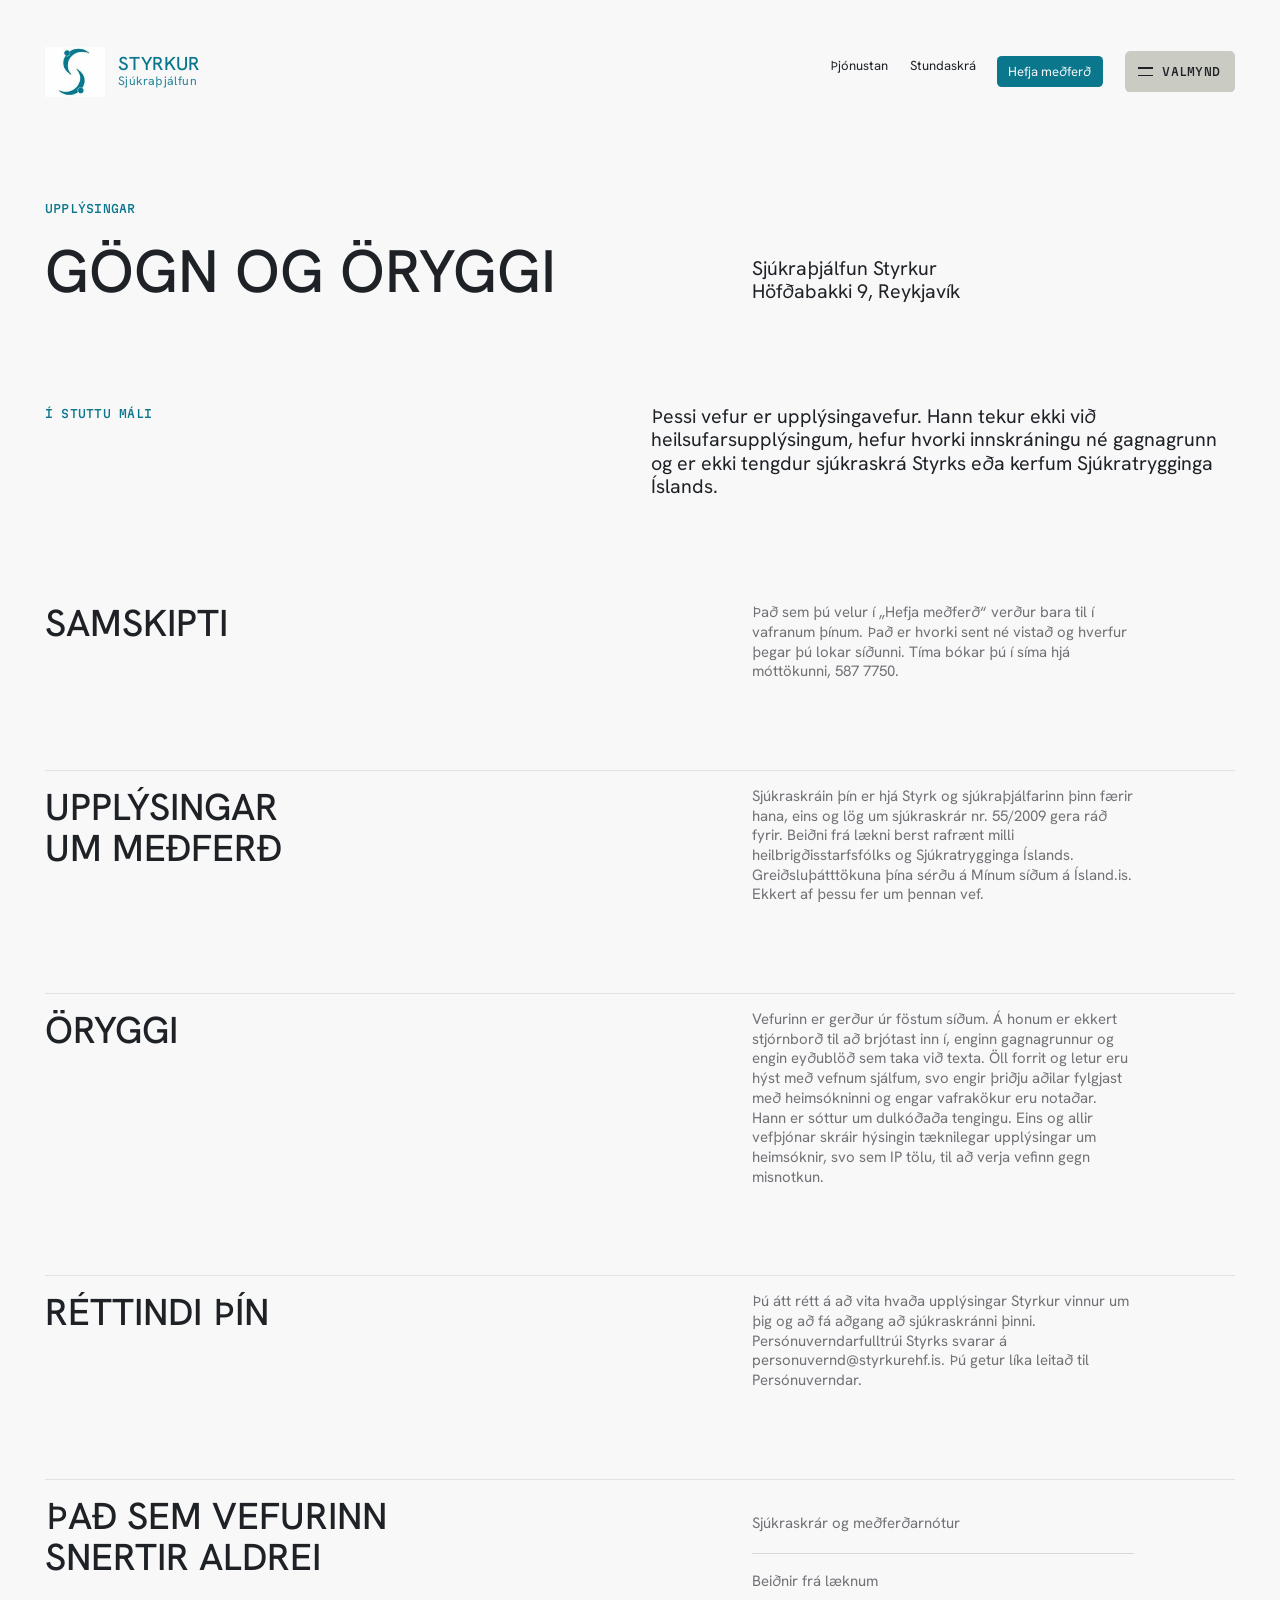
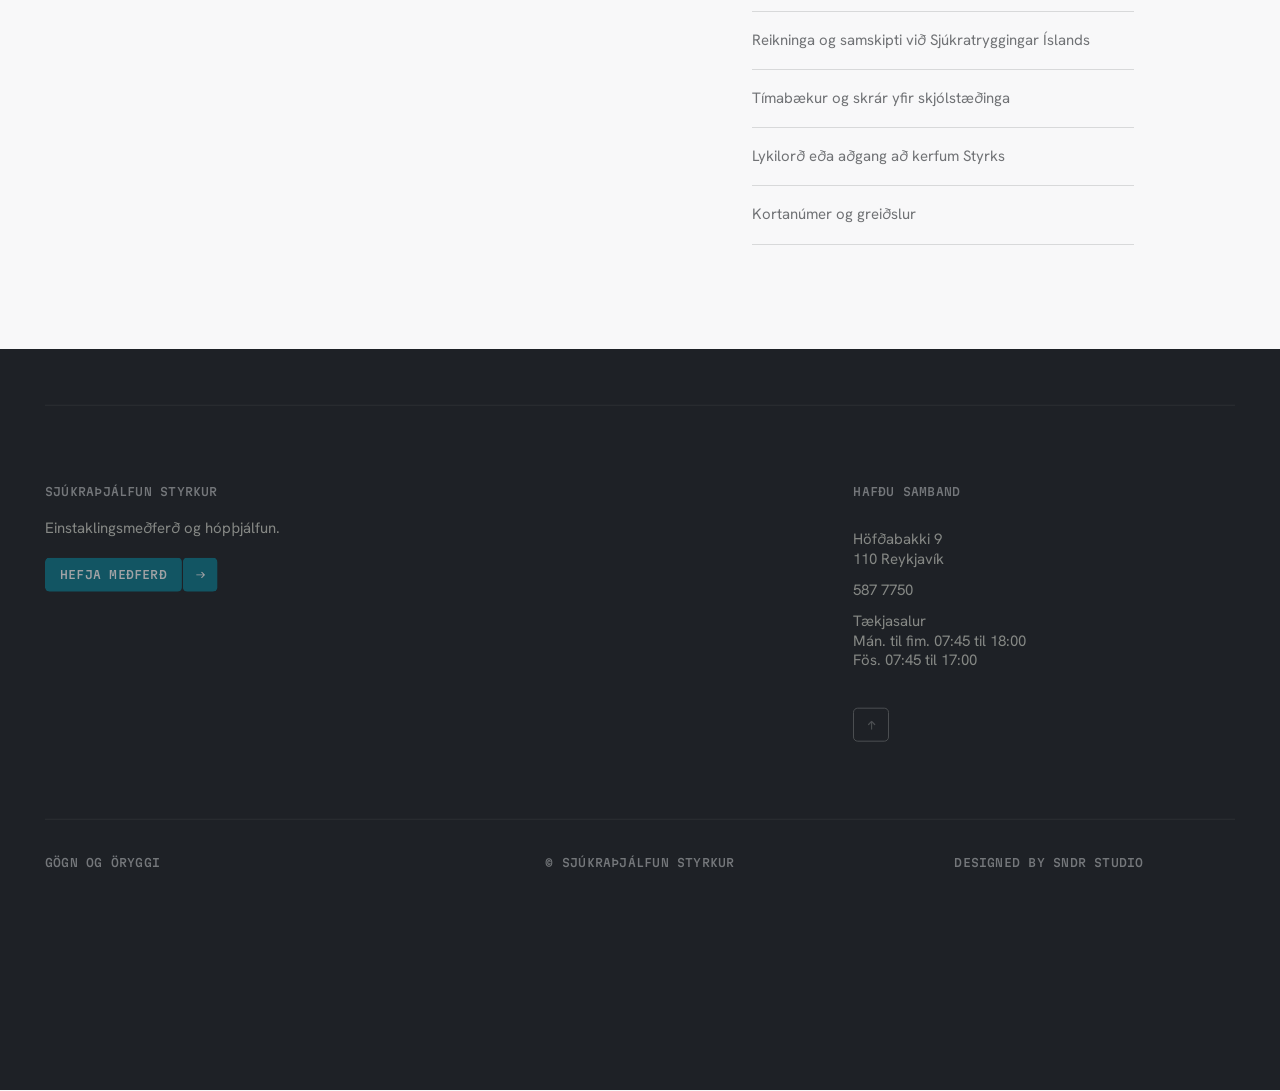
<file: gogn.html>
<!doctype html>
<html lang="is">
<head>
<meta charset="utf-8">
<meta name="viewport" content="width=device-width, initial-scale=1">
<title>Gögn og öryggi | Sjúkraþjálfun Styrkur</title>
<meta http-equiv="Content-Security-Policy" content="form-action 'none'">
<meta name="robots" content="noindex, nofollow">
<meta name="theme-color" content="#f8f8f9">
<link rel="icon" type="image/jpeg" href="img/cropped-cropped-logo.jpg">
<link rel="apple-touch-icon" href="img/cropped-cropped-logo.jpg">
<script>/* landing loader gate: home page, first visit per session, motion allowed. Failsafe opens after 4.5 s whatever happens. */
(function(){var d=document.documentElement,open;window.styrkurGate=new Promise(function(r){open=r});window.styrkurOpen=open;
try{var home=/(\/|index\.html)$/.test(location.pathname),seen=sessionStorage.getItem('styrkur-seen'),calm=matchMedia('(prefers-reduced-motion: reduce)').matches;
if(home&&!seen&&!calm){d.classList.add('is-loading');setTimeout(function(){if(d.classList.contains('is-loading')){d.classList.remove('is-loading');var l=document.getElementById('ldr');if(l)l.remove();open()}},4500)}else open()}catch(e){open()}})();</script>
<link rel="stylesheet" href="css/brand.css?v=styrkur-12">
<link rel="stylesheet" href="css/site.css?v=styrkur-12">
<link rel="stylesheet" href="css/pages.css?v=styrkur-12">
<link rel="stylesheet" href="css/styrkur.css?v=styrkur-12">
</head>
<body data-page="gogn">
<!-- Frumgerð. Ekkert er sent úr eyðublaðinu. -->
<svg width="0" height="0" style="position:absolute" aria-hidden="true"><symbol id="arrow" viewBox="0 0 12 9">
<path d="M7.5 0 12 4.5 7.5 9l-.9-.9 3-3H0V3.9h9.6l-3-3z" fill="currentColor"/></symbol></svg><a class="skip" href="#main">Fara beint í efni</a>
<header class="hdr" id="hdr"><div class="hdr__row"><a class="logo logo--lock" href="index.html" aria-label="Sjúkraþjálfun Styrkur, forsíða"><img class="logo__seal" src="img/cropped-cropped-logo.jpg" width="200" height="167" alt=""><span class="logo__name" translate="no"><span>STYRKUR</span><span>Sjúkraþjálfun</span></span></a>
<nav class="hdr__nav" aria-label="Flýtileiðir"><a href="thjonusta.html">Þjónustan</a><a href="stundaskra.html">Stundaskrá</a><a href="byrja.html" class="hdr__book">Hefja meðferð</a></nav>
<button class="burger burger--lbl " id="burger" aria-label="Opna valmynd" aria-expanded="false" aria-controls="nav"><span class="burger__in"></span><span class="burger__l"></span><span class="burger__t" aria-hidden="true">Valmynd</span></button></div></header>
<div class="nav-veil" aria-hidden="true"></div><div class="nav" id="nav" role="dialog" aria-modal="true" aria-label="Valmynd" tabindex="-1" inert><div class="nav__scroll" data-nav-scroll><div class="nav__box"><div class="nav__head"><a class="logo logo--lock" href="index.html" aria-label="Sjúkraþjálfun Styrkur, forsíða"><img class="logo__seal" src="img/cropped-cropped-logo.jpg" width="200" height="167" alt=""><span class="logo__name" translate="no"><span>STYRKUR</span><span>Sjúkraþjálfun</span></span></a><button class="burger burger--lbl nav__close" id="close" aria-label="Loka valmynd" ><span class="burger__in"></span><span class="burger__l"></span><span class="burger__t" aria-hidden="true">Loka</span></button></div><div class="nav__cols"><div class="nav__col">
<h2 class="nav__title t-mono"><button type="button" class="acc" aria-expanded="false" data-split="chars">Þjónusta</button></h2>
<ul class="nav__links">
<li><a href="thjonusta.html"><span style="--i:0">Þjónustan</span></a></li>
<li><a href="stundaskra.html"><span style="--i:1">Stundaskrá</span></a></li>
<li><a href="gjafabref.html"><span style="--i:2">Kort í tækjasal</span></a></li>
</ul></div><div class="nav__col">
<h2 class="nav__title t-mono"><button type="button" class="acc" aria-expanded="false" data-split="chars">Hefja meðferð</button></h2>
<ul class="nav__links">
<li><a href="byrja.html"><span style="--i:0">Hefja meðferð</span></a></li>
<li><a href="tel:+3545877750"><span style="--i:1">587 7750</span></a></li>
<li><a href="starfsfolk.html#stadsetning"><span style="--i:2">Staðsetning</span></a></li>
</ul></div><div class="nav__col">
<h2 class="nav__title t-mono"><button type="button" class="acc" aria-expanded="false" data-split="chars">Styrkur</button></h2>
<ul class="nav__links">
<li><a href="starfsfolk.html"><span style="--i:0">Starfsfólk og um okkur</span></a></li>
<li><a href="frettir.html"><span style="--i:1">Fréttir</span></a></li>
<li><a href="gogn.html"><span style="--i:2">Gögn og öryggi</span></a></li>
</ul></div></div><div class="nav__cards"><a class="nav__card" href="byrja.html"><span class="nav__thumb"><img class="ph" src="img/IMG_5588-scaled-e1670781606950.jpg" width="1920" height="1331" alt="" loading="lazy" decoding="async"></span><span class="nav__card-t"><span>Hefja meðferð</span><span>Byrjum á samtali</span></span></a><a class="nav__card" href="stundaskra.html"><span class="nav__thumb"><img class="ph" src="img/DSC_3458-copy-e1670781083453-edited.jpg" width="907" height="567" alt="" loading="lazy" decoding="async"></span><span class="nav__card-t"><span>Vikan þín</span><span>Hópar og tímar</span></span></a><a class="nav__card" href="starfsfolk.html"><span class="nav__thumb"><img class="ph" src="img/DSC_3448-copy.jpg" width="1200" height="801" alt="" loading="lazy" decoding="async"></span><span class="nav__card-t"><span>Fólkið okkar</span><span>Kynntu þér starfsfólkið</span></span></a></div><div class="nav__foot t-mono"><a href="tel:+3545877750"><span>587 7750</span></a><a href="starfsfolk.html#stadsetning"><span>Höfðabakki 9</span></a>
<p><span>© Sjúkraþjálfun Styrkur</span></p>
</div></div></div></div>
<main id="main">
<section class="bkh grid px" data-theme="white" id="koma"><div class="bkh__t">
<p class="t-mono eyebrow" data-split="chars">Upplýsingar</p>
<h1 class="t-h1" data-split="lines3d">Gögn og öryggi</h1>
</div>
<p class="bkh__l" data-split="lines">Sjúkraþjálfun Styrkur<br>Höfðabakki 9, Reykjavík</p>
</section>
<section class="lwc grid px" data-theme="white" id="inngangur">
<p class="lwc__label t-mono eyebrow" data-split="chars">Í stuttu máli</p>
<div class="lwc__body">
<p class="t-lead" data-split="lines">Þessi vefur er upplýsingavefur. Hann tekur ekki við heilsufarsupplýsingum, hefur hvorki innskráningu né gagnagrunn og er ekki tengdur sjúkraskrá Styrks eða kerfum Sjúkratrygginga Íslands.</p>
</div></section>
<section class="split grid px" data-theme="white" id="samskipti"><div class="split__feat">
<h2 class="t-h2" data-split="lines3d">Samskipti</h2>
</div><div class="split__body"><p data-split="lines">Það sem þú velur í „Hefja meðferð“ verður bara til í vafranum þínum. Það er hvorki sent né vistað og hverfur þegar þú lokar síðunni. Tíma bókar þú í síma hjá móttökunni, <a class="ul" href="tel:+3545877750">587 7750</a>.</p></div></section>
<section class="split grid px" data-theme="white" id="medferd"><div class="split__feat">
<h2 class="t-h2" data-split="lines3d">Upplýsingar um meðferð</h2>
</div><div class="split__body"><p data-split="lines">Sjúkraskráin þín er hjá Styrk og sjúkraþjálfarinn þinn færir hana, eins og lög um sjúkraskrár nr. 55/2009 gera ráð fyrir. Beiðni frá lækni berst rafrænt milli heilbrigðisstarfsfólks og Sjúkratrygginga Íslands. Greiðsluþátttökuna þína sérðu á Mínum síðum á Ísland.is. Ekkert af þessu fer um þennan vef.</p></div></section>
<section class="split grid px" data-theme="white" id="oryggi"><div class="split__feat">
<h2 class="t-h2" data-split="lines3d">Öryggi</h2>
</div><div class="split__body"><p data-split="lines">Vefurinn er gerður úr föstum síðum. Á honum er ekkert stjórnborð til að brjótast inn í, enginn gagnagrunnur og engin eyðublöð sem taka við texta. Öll forrit og letur eru hýst með vefnum sjálfum, svo engir þriðju aðilar fylgjast með heimsókninni og engar vafrakökur eru notaðar. Hann er sóttur um dulkóðaða tengingu. Eins og allir vefþjónar skráir hýsingin tæknilegar upplýsingar um heimsóknir, svo sem IP tölu, til að verja vefinn gegn misnotkun.</p></div></section>
<section class="split grid px" data-theme="white" id="rettindi"><div class="split__feat">
<h2 class="t-h2" data-split="lines3d">Réttindi þín</h2>
</div><div class="split__body"><p data-split="lines">Þú átt rétt á að vita hvaða upplýsingar Styrkur vinnur um þig og að fá aðgang að sjúkraskránni þinni. Persónuverndarfulltrúi Styrks svarar á <a class="ul" href="mailto:personuvernd@styrkurehf.is">personuvernd@styrkurehf.is</a>. Þú getur líka leitað til Persónuverndar.</p></div></section>
<section class="split grid px" data-theme="white" id="aldrei"><div class="split__feat">
<h2 class="t-h2" data-split="lines3d">Það sem vefurinn snertir aldrei</h2>
</div><div class="split__body"><ul class="st-boundaries">
<li data-reveal="fade">Sjúkraskrár og meðferðarnótur</li>
<li data-reveal="fade">Beiðnir frá læknum</li>
<li data-reveal="fade">Reikninga og samskipti við Sjúkratryggingar Íslands</li>
<li data-reveal="fade">Tímabækur og skrár yfir skjólstæðinga</li>
<li data-reveal="fade">Lykilorð eða aðgang að kerfum Styrks</li>
<li data-reveal="fade">Kortanúmer og greiðslur</li>
</ul></div></section>
</main>
<footer class="ftr" data-theme="dark"><div class="ftr__in px"><div class="ftr__nav grid"><div>
<h2 class="ftr__t t-mono"><button type="button" class="acc" aria-expanded="false">Þjónusta</button></h2>
<ul class="ftr__list">
<li><a href="thjonusta.html">Þjónustan</a></li>
<li><a href="stundaskra.html">Stundaskrá</a></li>
<li><a href="gjafabref.html">Kort í tækjasal</a></li>
</ul></div><div>
<h2 class="ftr__t t-mono"><button type="button" class="acc" aria-expanded="false">Hefja meðferð</button></h2>
<ul class="ftr__list">
<li><a href="byrja.html">Hefja meðferð</a></li>
<li><a href="tel:+3545877750">587 7750</a></li>
<li><a href="starfsfolk.html#stadsetning">Staðsetning</a></li>
</ul></div><div>
<h2 class="ftr__t t-mono"><button type="button" class="acc" aria-expanded="false">Styrkur</button></h2>
<ul class="ftr__list">
<li><a href="starfsfolk.html">Starfsfólk og um okkur</a></li>
<li><a href="frettir.html">Fréttir</a></li>
<li><a href="gogn.html">Gögn og öryggi</a></li>
</ul></div></div><div class="ftr__mid"><div class="ftr__news">
<h2 class="ftr__t t-mono">Sjúkraþjálfun Styrkur</h2>
<p>Einstaklingsmeðferð og hópþjálfun.</p>
<a class="btn btn--signal" href="byrja.html"><span class="btn__in"><span class="btn__seg">Hefja meðferð</span><span class="btn__seg btn__seg--icon"><svg aria-hidden="true"><use href="#arrow"/></svg></span></span></a></div><div class="ftr__contact">
<h2 class="ftr__t t-mono">Hafðu samband</h2>
<p>Höfðabakki 9<br>110 Reykjavík</p>
<a class="ul" href="tel:+3545877750">587 7750</a>
<p>Tækjasalur<br>Mán. til fim. 07:45 til 18:00<br>Fös. 07:45 til 17:00</p>
</div><button class="btn ftr__top" id="toTop" aria-label="Efst á síðu"><span class="btn__in"><span class="btn__seg"><svg viewBox="0 0 12 12" aria-hidden="true"><path d="M6 0 11 5l-.9.9L6.6 2.4V12H5.4V2.4L1.9 5.9 1 5z" fill="currentColor"/></svg><svg viewBox="0 0 12 12" aria-hidden="true"><path d="M6 0 11 5l-.9.9L6.6 2.4V12H5.4V2.4L1.9 5.9 1 5z" fill="currentColor"/></svg></span></span></button></div><div class="ftr__bot grid t-mono"><a href="gogn.html">Gögn og öryggi</a><span>© Sjúkraþjálfun Styrkur</span><a class="ftr__credit" href="https://sndrstudio.is">Designed by SNDR Studio</a></div></div></footer>
<div class="cur" id="cur" aria-hidden="true"><div class="cur__pill t-mono"><span id="curText"></span><svg style="width:1rem;height:.8rem"><use href="#arrow"/></svg></div></div>

<script src="js/vendor/gsap.min.js"></script>
<script src="js/vendor/SplitText.min.js"></script>
<script src="js/vendor/ScrollToPlugin.min.js"></script>
<script src="js/vendor/CustomEase.min.js"></script>
<script src="js/vendor/lenis.min.js"></script>
<script src="js/site.js?v=styrkur-12"></script>
<script src="js/styrkur.js?v=styrkur-12"></script>
</body>
</html>
</file>
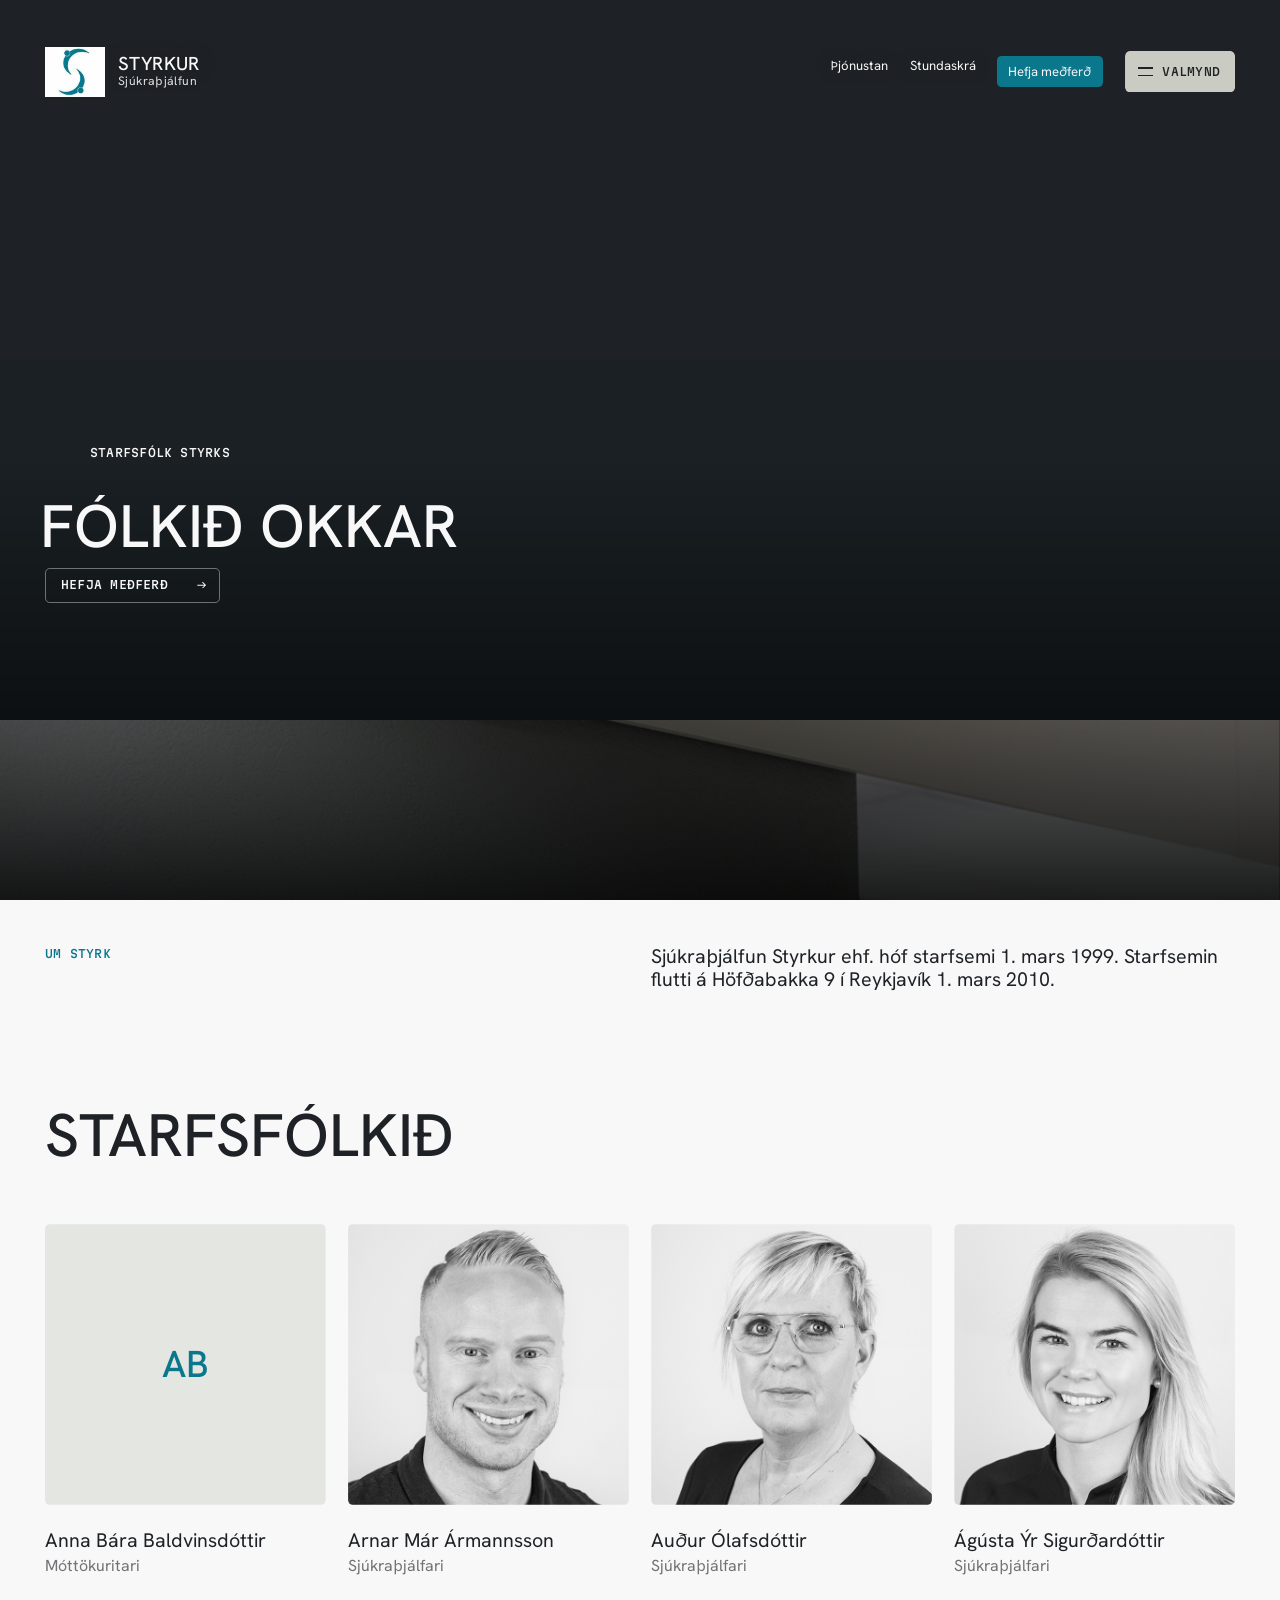
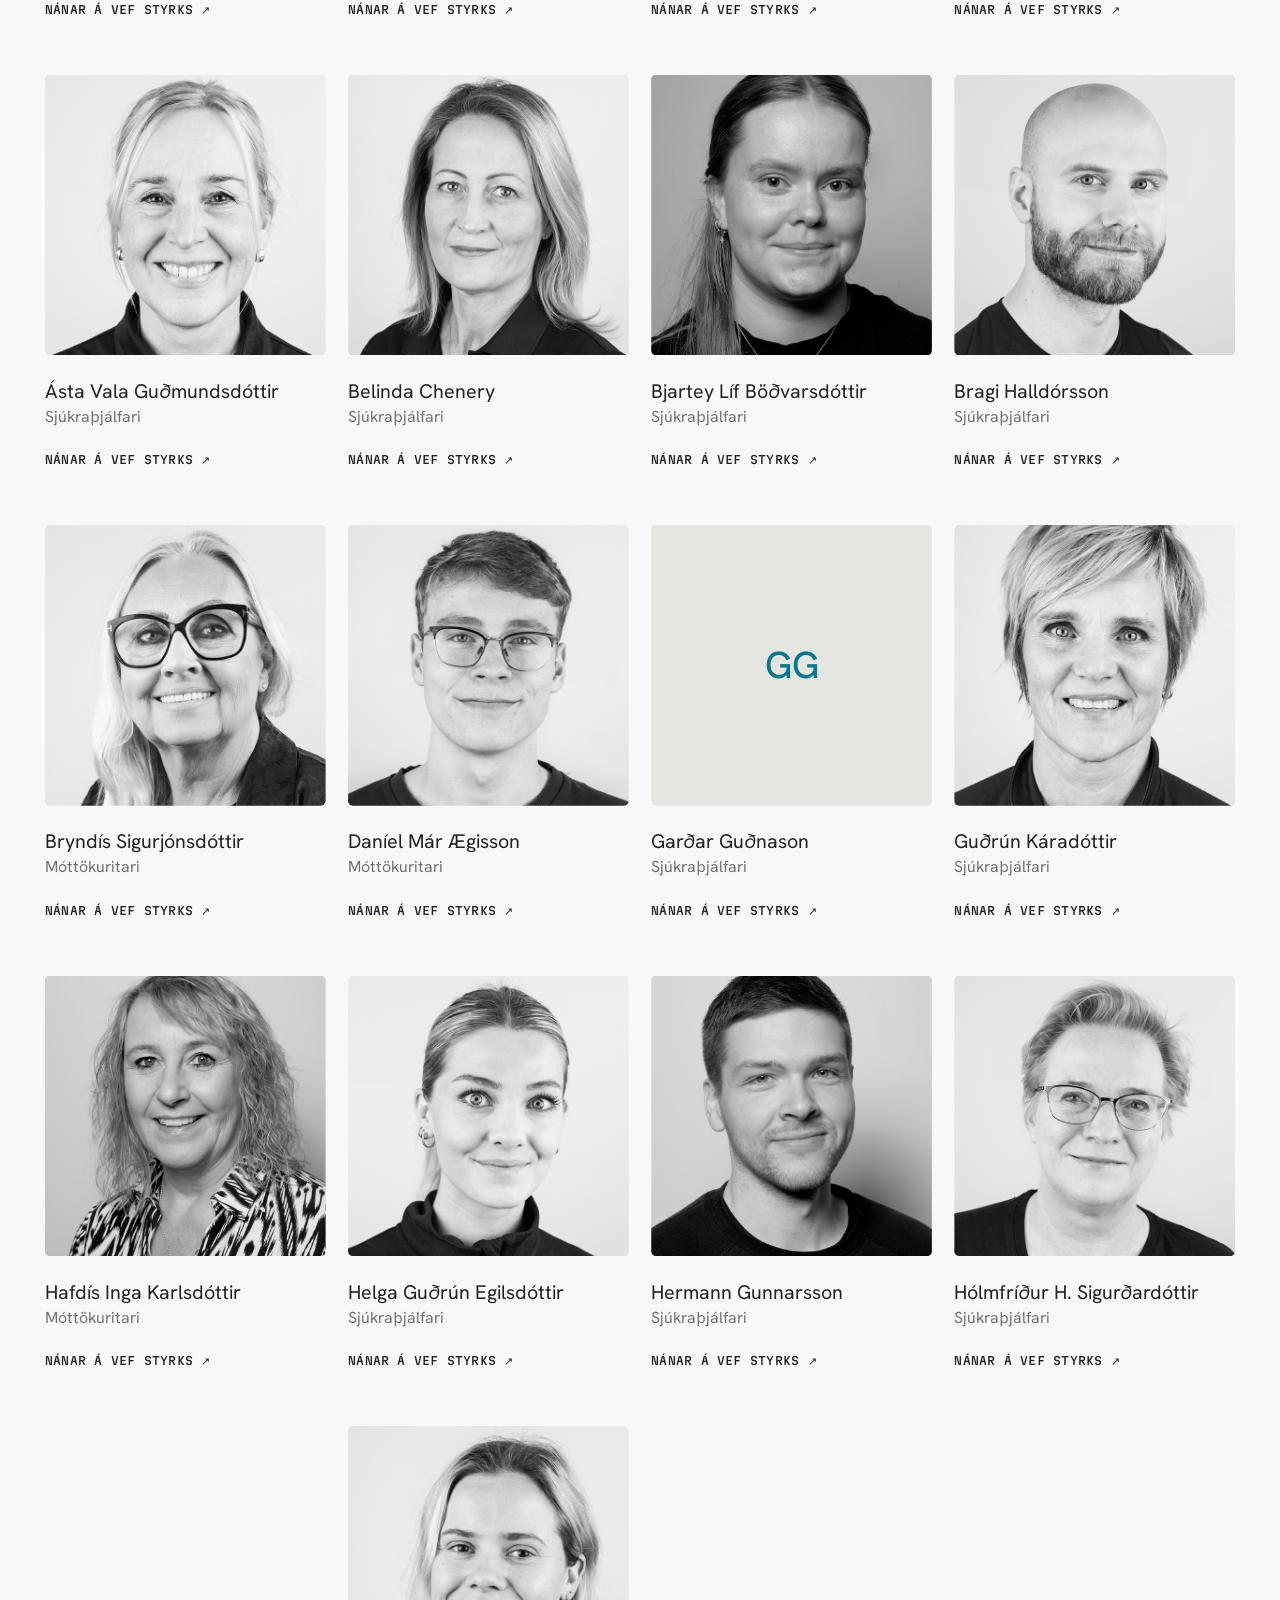
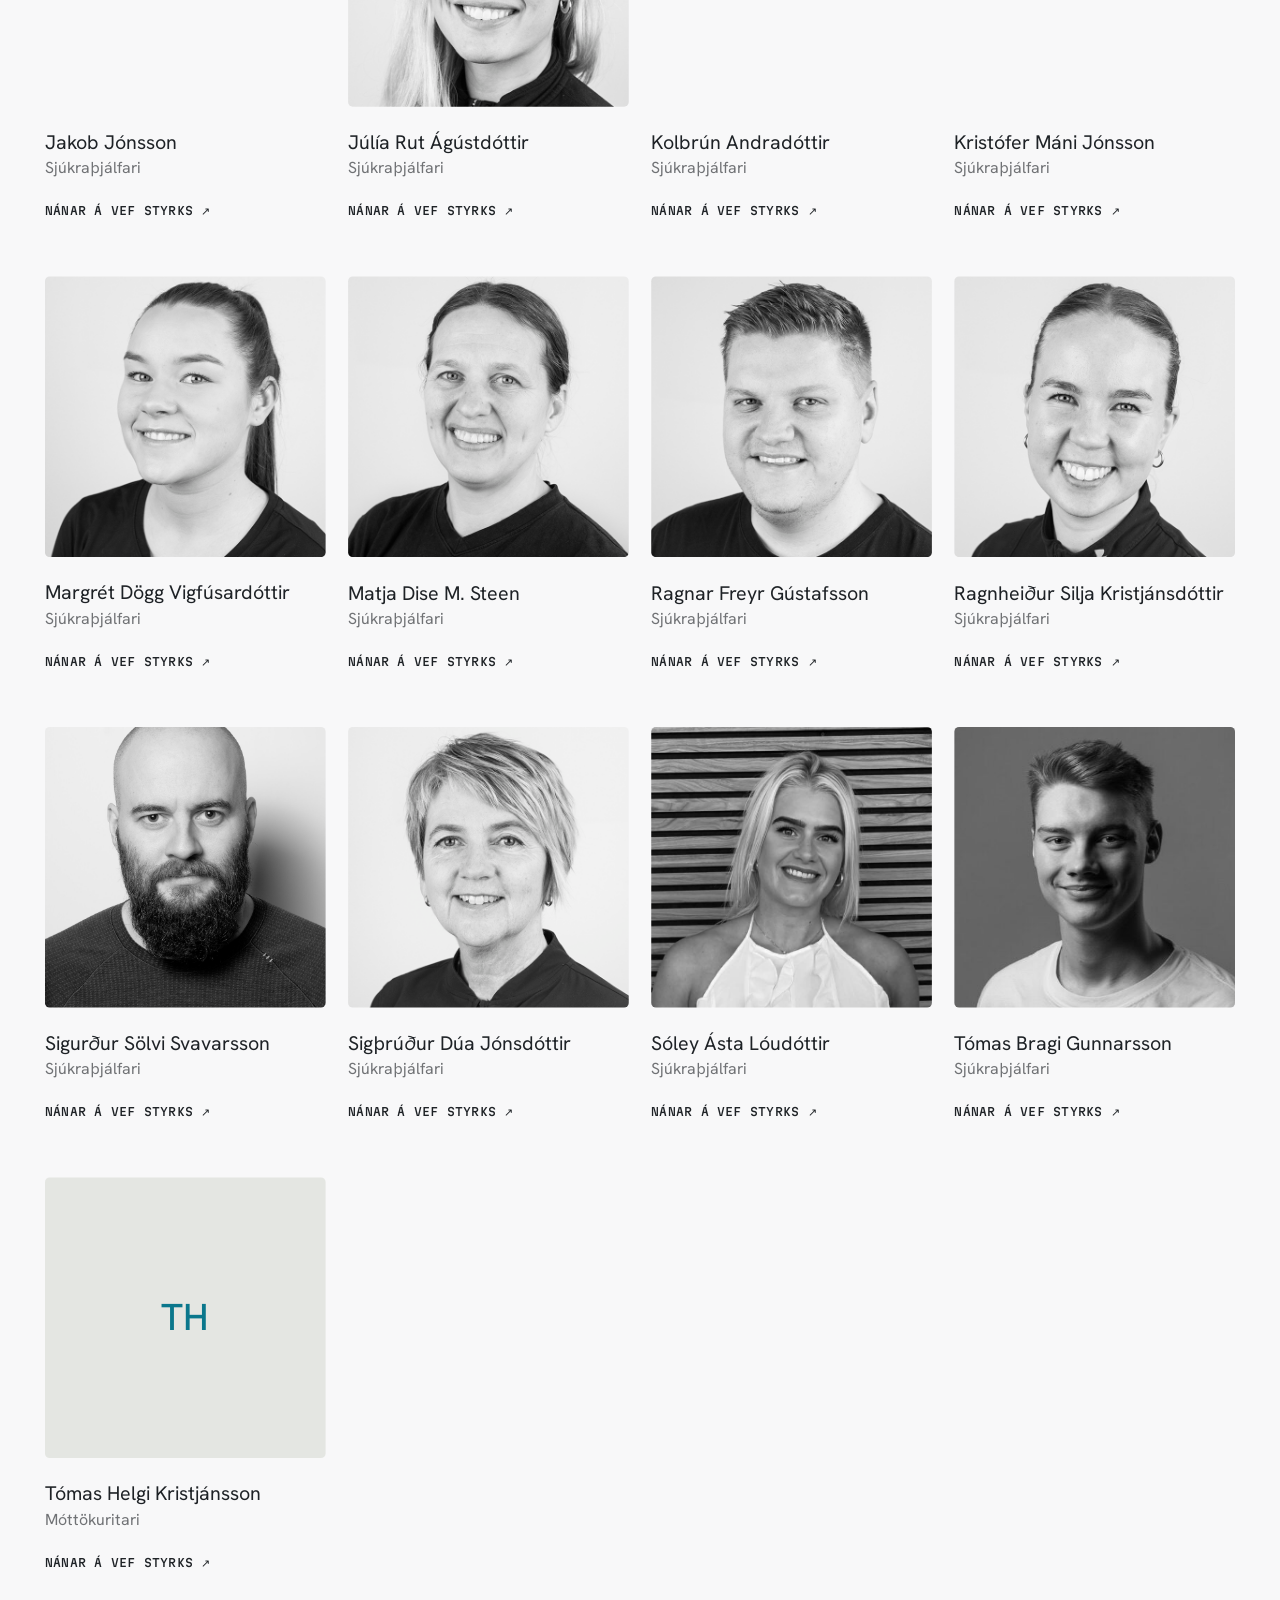
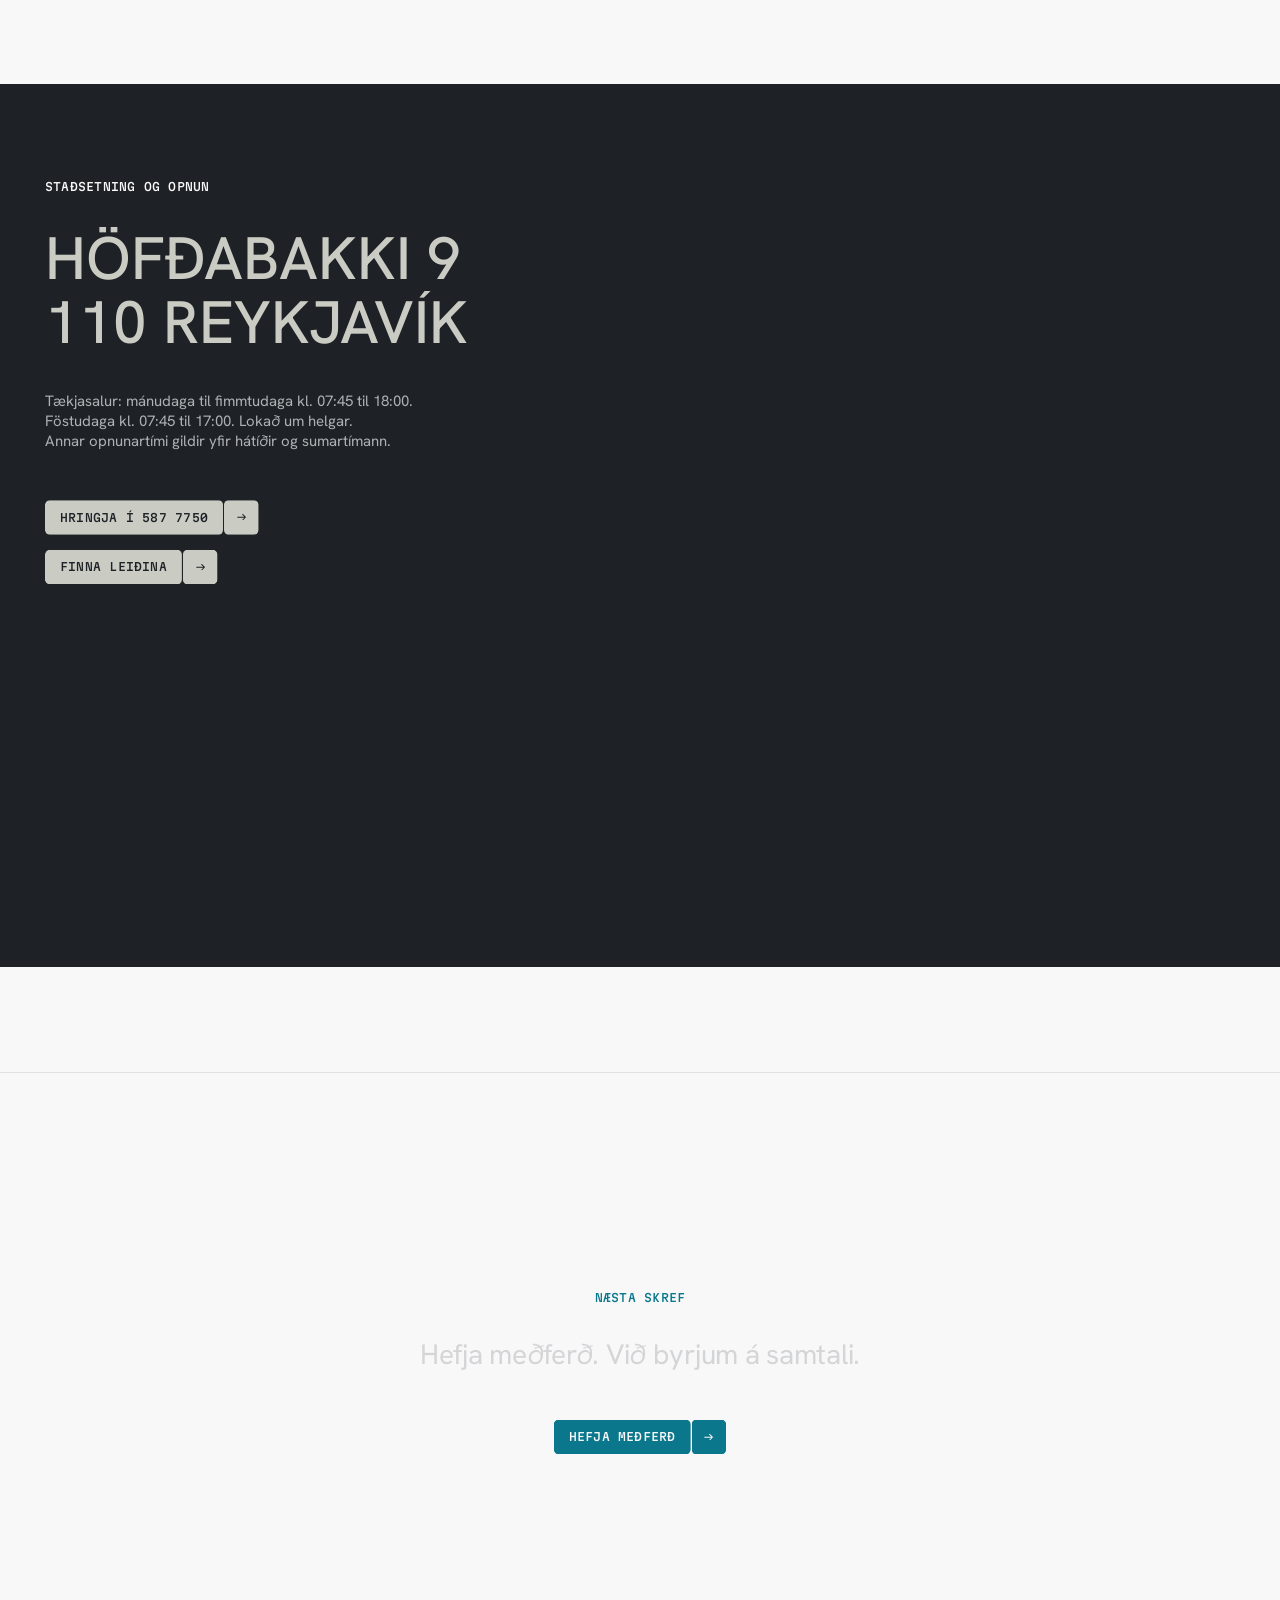
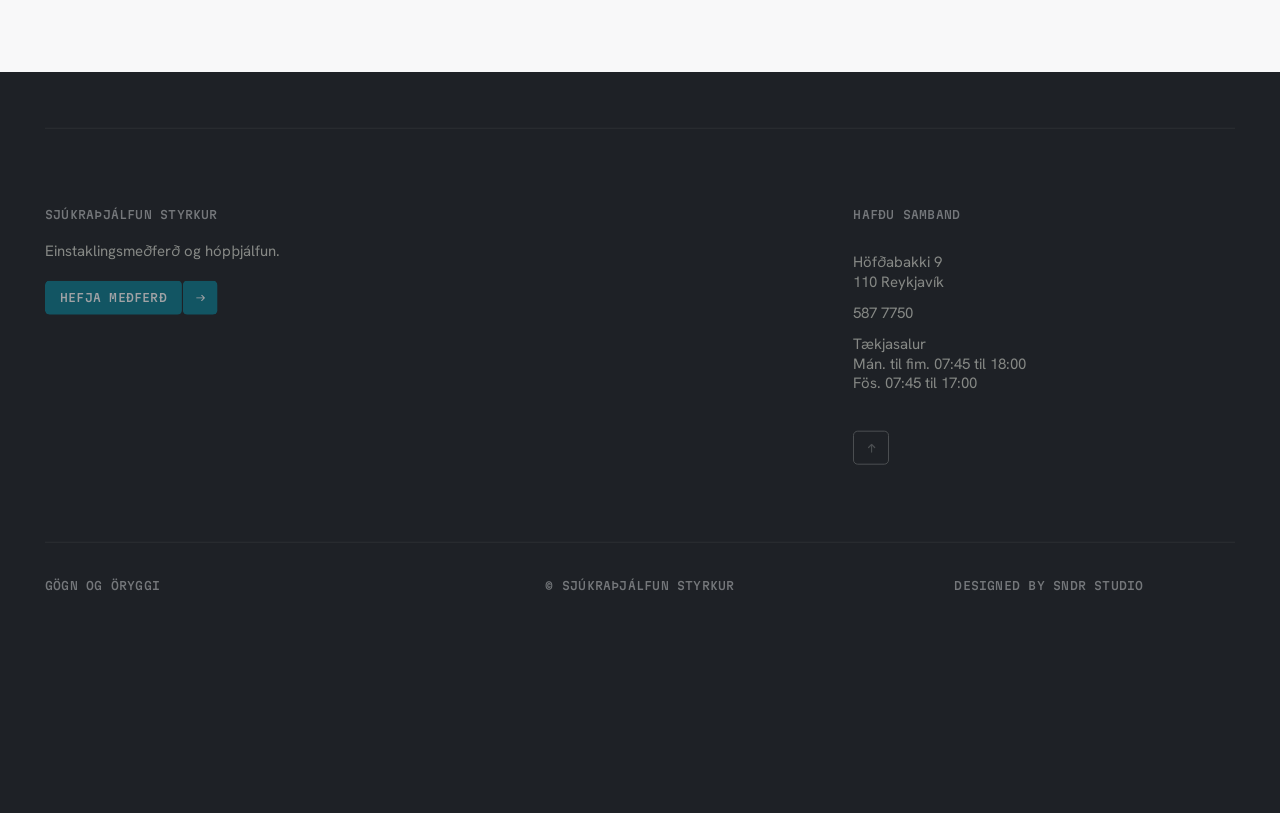
<file: starfsfolk.html>
<!doctype html>
<html lang="is">
<head>
<meta charset="utf-8">
<meta name="viewport" content="width=device-width, initial-scale=1">
<title>Starfsfólk og um okkur | Sjúkraþjálfun Styrkur</title>
<meta http-equiv="Content-Security-Policy" content="form-action 'none'">
<meta name="robots" content="noindex, nofollow">
<meta name="theme-color" content="#f8f8f9">
<link rel="icon" type="image/jpeg" href="img/cropped-cropped-logo.jpg">
<link rel="apple-touch-icon" href="img/cropped-cropped-logo.jpg">
<script>/* landing loader gate: home page, first visit per session, motion allowed. Failsafe opens after 4.5 s whatever happens. */
(function(){var d=document.documentElement,open;window.styrkurGate=new Promise(function(r){open=r});window.styrkurOpen=open;
try{var home=/(\/|index\.html)$/.test(location.pathname),seen=sessionStorage.getItem('styrkur-seen'),calm=matchMedia('(prefers-reduced-motion: reduce)').matches;
if(home&&!seen&&!calm){d.classList.add('is-loading');setTimeout(function(){if(d.classList.contains('is-loading')){d.classList.remove('is-loading');var l=document.getElementById('ldr');if(l)l.remove();open()}},4500)}else open()}catch(e){open()}})();</script>
<link rel="stylesheet" href="css/brand.css?v=styrkur-12">
<link rel="stylesheet" href="css/site.css?v=styrkur-12">
<link rel="stylesheet" href="css/pages.css?v=styrkur-12">
<link rel="stylesheet" href="css/styrkur.css?v=styrkur-12">
</head>
<body data-page="starfsfolk">
<!-- Frumgerð. Ekkert er sent úr eyðublaðinu. -->
<svg width="0" height="0" style="position:absolute" aria-hidden="true"><symbol id="arrow" viewBox="0 0 12 9">
<path d="M7.5 0 12 4.5 7.5 9l-.9-.9 3-3H0V3.9h9.6l-3-3z" fill="currentColor"/></symbol></svg><a class="skip" href="#main">Fara beint í efni</a>
<header class="hdr hdr--offwhite" id="hdr"><div class="hdr__row"><a class="logo logo--lock" href="index.html" aria-label="Sjúkraþjálfun Styrkur, forsíða"><img class="logo__seal" src="img/cropped-cropped-logo.jpg" width="200" height="167" alt=""><span class="logo__name" translate="no"><span>STYRKUR</span><span>Sjúkraþjálfun</span></span></a>
<nav class="hdr__nav" aria-label="Flýtileiðir"><a href="thjonusta.html">Þjónustan</a><a href="stundaskra.html">Stundaskrá</a><a href="byrja.html" class="hdr__book">Hefja meðferð</a></nav>
<button class="burger burger--lbl " id="burger" aria-label="Opna valmynd" aria-expanded="false" aria-controls="nav"><span class="burger__in"></span><span class="burger__l"></span><span class="burger__t" aria-hidden="true">Valmynd</span></button></div></header>
<div class="nav-veil" aria-hidden="true"></div><div class="nav" id="nav" role="dialog" aria-modal="true" aria-label="Valmynd" tabindex="-1" inert><div class="nav__scroll" data-nav-scroll><div class="nav__box"><div class="nav__head"><a class="logo logo--lock" href="index.html" aria-label="Sjúkraþjálfun Styrkur, forsíða"><img class="logo__seal" src="img/cropped-cropped-logo.jpg" width="200" height="167" alt=""><span class="logo__name" translate="no"><span>STYRKUR</span><span>Sjúkraþjálfun</span></span></a><button class="burger burger--lbl nav__close" id="close" aria-label="Loka valmynd" ><span class="burger__in"></span><span class="burger__l"></span><span class="burger__t" aria-hidden="true">Loka</span></button></div><div class="nav__cols"><div class="nav__col">
<h2 class="nav__title t-mono"><button type="button" class="acc" aria-expanded="false" data-split="chars">Þjónusta</button></h2>
<ul class="nav__links">
<li><a href="thjonusta.html"><span style="--i:0">Þjónustan</span></a></li>
<li><a href="stundaskra.html"><span style="--i:1">Stundaskrá</span></a></li>
<li><a href="gjafabref.html"><span style="--i:2">Kort í tækjasal</span></a></li>
</ul></div><div class="nav__col">
<h2 class="nav__title t-mono"><button type="button" class="acc" aria-expanded="false" data-split="chars">Hefja meðferð</button></h2>
<ul class="nav__links">
<li><a href="byrja.html"><span style="--i:0">Hefja meðferð</span></a></li>
<li><a href="tel:+3545877750"><span style="--i:1">587 7750</span></a></li>
<li><a href="starfsfolk.html#stadsetning"><span style="--i:2">Staðsetning</span></a></li>
</ul></div><div class="nav__col">
<h2 class="nav__title t-mono"><button type="button" class="acc" aria-expanded="false" data-split="chars">Styrkur</button></h2>
<ul class="nav__links">
<li><a href="starfsfolk.html"><span style="--i:0">Starfsfólk og um okkur</span></a></li>
<li><a href="frettir.html"><span style="--i:1">Fréttir</span></a></li>
<li><a href="gogn.html"><span style="--i:2">Gögn og öryggi</span></a></li>
</ul></div></div><div class="nav__cards"><a class="nav__card" href="byrja.html"><span class="nav__thumb"><img class="ph" src="img/IMG_5588-scaled-e1670781606950.jpg" width="1920" height="1331" alt="" loading="lazy" decoding="async"></span><span class="nav__card-t"><span>Hefja meðferð</span><span>Byrjum á samtali</span></span></a><a class="nav__card" href="stundaskra.html"><span class="nav__thumb"><img class="ph" src="img/DSC_3458-copy-e1670781083453-edited.jpg" width="907" height="567" alt="" loading="lazy" decoding="async"></span><span class="nav__card-t"><span>Vikan þín</span><span>Hópar og tímar</span></span></a><a class="nav__card" href="starfsfolk.html"><span class="nav__thumb"><img class="ph" src="img/DSC_3448-copy.jpg" width="1200" height="801" alt="" loading="lazy" decoding="async"></span><span class="nav__card-t"><span>Fólkið okkar</span><span>Kynntu þér starfsfólkið</span></span></a></div><div class="nav__foot t-mono"><a href="tel:+3545877750"><span>587 7750</span></a><a href="starfsfolk.html#stadsetning"><span>Höfðabakki 9</span></a>
<p><span>© Sjúkraþjálfun Styrkur</span></p>
</div></div></div></div>
<main id="main" data-hero-dark>
<section class="phero" data-theme="media" id="koma"><div class="phero__bg"><img class="ph" src="img/DSC_3448-copy.jpg" width="1200" height="801" alt="Hjá Sjúkraþjálfun Styrk" fetchpriority="high"></div><div class="phero__in">
<p class="phero__label t-mono" data-reveal="slide">Starfsfólk Styrks</p>
<h1 class="phero__title t-h1" data-split="lines3d">Fólkið okkar</h1>
<div class="phero__scroll"><a class="btn btn--signal" href="byrja.html"><span class="btn__in"><span class="btn__seg">Hefja meðferð</span><span class="btn__seg btn__seg--icon"><svg aria-hidden="true"><use href="#arrow"/></svg></span></span></a></div></div></section>
<section class="lwc grid px" data-theme="white" id="um-okkur">
<p class="lwc__label t-mono eyebrow" data-split="chars">Um Styrk</p>
<div class="lwc__body">
<p class="t-lead" data-split="lines">Sjúkraþjálfun Styrkur ehf. hóf starfsemi 1. mars 1999. Starfsemin flutti á Höfðabakka 9 í Reykjavík 1. mars 2010.</p>
</div></section>
<section class="st-team px" data-theme="white" id="starfsfolk">
<h2 class="t-h1" data-split="lines3d">Starfsfólkið</h2>
<div class="grid st-team-grid"><a class="mem" data-cursor="Skoða" href="https://styrkurehf.is/fyrirtaeki/starfsfolk/annabara" data-reveal="up"><span class="mem__img mem__img--ini" aria-hidden="true"><span class="t-h2">AB</span></span>
<h3 class="mem__n">Anna Bára Baldvinsdóttir</h3>
<p class="mem__r">Móttökuritari</p>
<span class="t-mono">Nánar á vef Styrks ↗</span></a><a class="mem" data-cursor="Skoða" href="https://styrkurehf.is/fyrirtaeki/starfsfolk/arnar/" data-reveal="up"><span class="mem__img"><img class="ph" src="img/DSC_3099sq.jpg" width="600" height="600" alt="Arnar Már Ármannsson" loading="lazy" decoding="async"></span>
<h3 class="mem__n">Arnar Már Ármannsson</h3>
<p class="mem__r">Sjúkraþjálfari</p>
<span class="t-mono">Nánar á vef Styrks ↗</span></a><a class="mem" data-cursor="Skoða" href="https://styrkurehf.is/fyrirtaeki/starfsfolk/audur/" data-reveal="up"><span class="mem__img"><img class="ph" src="img/DSC_3018sq.jpg" width="600" height="600" alt="Auður Ólafsdóttir" loading="lazy" decoding="async"></span>
<h3 class="mem__n">Auður Ólafsdóttir</h3>
<p class="mem__r">Sjúkraþjálfari</p>
<span class="t-mono">Nánar á vef Styrks ↗</span></a><a class="mem" data-cursor="Skoða" href="https://styrkurehf.is/fyrirtaeki/starfsfolk/agusta/" data-reveal="up"><span class="mem__img"><img class="ph" src="img/DSC_3170sq.jpg" width="600" height="600" alt="Ágústa Ýr Sigurðardóttir" loading="lazy" decoding="async"></span>
<h3 class="mem__n">Ágústa Ýr Sigurðardóttir</h3>
<p class="mem__r">Sjúkraþjálfari</p>
<span class="t-mono">Nánar á vef Styrks ↗</span></a><a class="mem" data-cursor="Skoða" href="https://styrkurehf.is/fyrirtaeki/starfsfolk/astavala/" data-reveal="up"><span class="mem__img"><img class="ph" src="img/DSC_3695sq.jpg" width="600" height="600" alt="Ásta Vala Guðmundsdóttir" loading="lazy" decoding="async"></span>
<h3 class="mem__n">Ásta Vala Guðmundsdóttir</h3>
<p class="mem__r">Sjúkraþjálfari</p>
<span class="t-mono">Nánar á vef Styrks ↗</span></a><a class="mem" data-cursor="Skoða" href="https://styrkurehf.is/fyrirtaeki/starfsfolk/belinda/" data-reveal="up"><span class="mem__img"><img class="ph" src="img/DSC_3211sq.jpg" width="600" height="600" alt="Belinda Chenery" loading="lazy" decoding="async"></span>
<h3 class="mem__n">Belinda Chenery</h3>
<p class="mem__r">Sjúkraþjálfari</p>
<span class="t-mono">Nánar á vef Styrks ↗</span></a><a class="mem" data-cursor="Skoða" href="https://styrkurehf.is/fyrirtaeki/starfsfolk/bjartey/" data-reveal="up"><span class="mem__img"><img class="ph" src="img/MG_1591-scaled.jpg" width="1705" height="2560" alt="Bjartey Líf Böðvarsdóttir" loading="lazy" decoding="async"></span>
<h3 class="mem__n">Bjartey Líf Böðvarsdóttir</h3>
<p class="mem__r">Sjúkraþjálfari</p>
<span class="t-mono">Nánar á vef Styrks ↗</span></a><a class="mem" data-cursor="Skoða" href="https://styrkurehf.is/fyrirtaeki/starfsfolk/bragi/" data-reveal="up"><span class="mem__img"><img class="ph" src="img/DSC_3387sq.jpg" width="600" height="600" alt="Bragi Halldórsson" loading="lazy" decoding="async"></span>
<h3 class="mem__n">Bragi Halldórsson</h3>
<p class="mem__r">Sjúkraþjálfari</p>
<span class="t-mono">Nánar á vef Styrks ↗</span></a><a class="mem" data-cursor="Skoða" href="https://styrkurehf.is/fyrirtaeki/starfsfolk/bryndis/" data-reveal="up"><span class="mem__img"><img class="ph" src="img/DSC_3582sq.jpg" width="600" height="600" alt="Bryndís Sigurjónsdóttir" loading="lazy" decoding="async"></span>
<h3 class="mem__n">Bryndís Sigurjónsdóttir</h3>
<p class="mem__r">Móttökuritari</p>
<span class="t-mono">Nánar á vef Styrks ↗</span></a><a class="mem" data-cursor="Skoða" href="https://styrkurehf.is/fyrirtaeki/starfsfolk/daniel/" data-reveal="up"><span class="mem__img"><img class="ph" src="img/DSC_3243sq.jpg" width="600" height="600" alt="Daníel Már Ægisson" loading="lazy" decoding="async"></span>
<h3 class="mem__n">Daníel Már Ægisson</h3>
<p class="mem__r">Móttökuritari</p>
<span class="t-mono">Nánar á vef Styrks ↗</span></a><a class="mem" data-cursor="Skoða" href="https://styrkurehf.is/fyrirtaeki/starfsfolk/gardar/" data-reveal="up"><span class="mem__img mem__img--ini" aria-hidden="true"><span class="t-h2">GG</span></span>
<h3 class="mem__n">Garðar Guðnason</h3>
<p class="mem__r">Sjúkraþjálfari</p>
<span class="t-mono">Nánar á vef Styrks ↗</span></a><a class="mem" data-cursor="Skoða" href="https://styrkurehf.is/fyrirtaeki/starfsfolk/gudrun/" data-reveal="up"><span class="mem__img"><img class="ph" src="img/DSC_3812-copy.jpg" width="600" height="899" alt="Guðrún Káradóttir" loading="lazy" decoding="async"></span>
<h3 class="mem__n">Guðrún Káradóttir</h3>
<p class="mem__r">Sjúkraþjálfari</p>
<span class="t-mono">Nánar á vef Styrks ↗</span></a><a class="mem" data-cursor="Skoða" href="https://styrkurehf.is/fyrirtaeki/starfsfolk/hafdis/" data-reveal="up"><span class="mem__img"><img class="ph" src="img/MG_1615-scaled.jpg" width="1705" height="2560" alt="Hafdís Inga Karlsdóttir" loading="lazy" decoding="async"></span>
<h3 class="mem__n">Hafdís Inga Karlsdóttir</h3>
<p class="mem__r">Móttökuritari</p>
<span class="t-mono">Nánar á vef Styrks ↗</span></a><a class="mem" data-cursor="Skoða" href="https://styrkurehf.is/fyrirtaeki/starfsfolk/helgagudrun/" data-reveal="up"><span class="mem__img"><img class="ph" src="img/DSC_3505sq.jpg" width="600" height="600" alt="Helga Guðrún Egilsdóttir" loading="lazy" decoding="async"></span>
<h3 class="mem__n">Helga Guðrún Egilsdóttir</h3>
<p class="mem__r">Sjúkraþjálfari</p>
<span class="t-mono">Nánar á vef Styrks ↗</span></a><a class="mem" data-cursor="Skoða" href="https://styrkurehf.is/fyrirtaeki/starfsfolk/hermann/" data-reveal="up"><span class="mem__img"><img class="ph" src="img/MG_1608-scaled.jpg" width="1705" height="2560" alt="Hermann Gunnarsson" loading="lazy" decoding="async"></span>
<h3 class="mem__n">Hermann Gunnarsson</h3>
<p class="mem__r">Sjúkraþjálfari</p>
<span class="t-mono">Nánar á vef Styrks ↗</span></a><a class="mem" data-cursor="Skoða" href="https://styrkurehf.is/fyrirtaeki/starfsfolk/holmfridur/" data-reveal="up"><span class="mem__img"><img class="ph" src="img/DSC_3350sq.jpg" width="600" height="600" alt="Hólmfríður H. Sigurðardóttir" loading="lazy" decoding="async"></span>
<h3 class="mem__n">Hólmfríður H. Sigurðardóttir</h3>
<p class="mem__r">Sjúkraþjálfari</p>
<span class="t-mono">Nánar á vef Styrks ↗</span></a><a class="mem" data-cursor="Skoða" href="https://styrkurehf.is/fyrirtaeki/starfsfolk/jakob/" data-reveal="up"><span class="mem__img"><img class="ph" src="img/DSC_2990sq.jpg" width="600" height="600" alt="Jakob Jónsson" loading="lazy" decoding="async"></span>
<h3 class="mem__n">Jakob Jónsson</h3>
<p class="mem__r">Sjúkraþjálfari</p>
<span class="t-mono">Nánar á vef Styrks ↗</span></a><a class="mem" data-cursor="Skoða" href="https://styrkurehf.is/fyrirtaeki/starfsfolk/julia/" data-reveal="up"><span class="mem__img"><img class="ph" src="img/DSC_3647sq.jpg" width="600" height="600" alt="Júlía Rut Ágústdóttir" loading="lazy" decoding="async"></span>
<h3 class="mem__n">Júlía Rut Ágústdóttir</h3>
<p class="mem__r">Sjúkraþjálfari</p>
<span class="t-mono">Nánar á vef Styrks ↗</span></a><a class="mem" data-cursor="Skoða" href="https://styrkurehf.is/fyrirtaeki/starfsfolk/kolbrun/" data-reveal="up"><span class="mem__img"><img class="ph" src="img/MG_1579-scaled.jpg" width="1705" height="2560" alt="Kolbrún Andradóttir" loading="lazy" decoding="async"></span>
<h3 class="mem__n">Kolbrún Andradóttir</h3>
<p class="mem__r">Sjúkraþjálfari</p>
<span class="t-mono">Nánar á vef Styrks ↗</span></a><a class="mem" data-cursor="Skoða" href="https://styrkurehf.is/fyrirtaeki/starfsfolk/kristofer/" data-reveal="up"><span class="mem__img"><img class="ph" src="img/IMG_6340.jpg" width="1380" height="1840" alt="Kristófer Máni Jónsson" loading="lazy" decoding="async"></span>
<h3 class="mem__n">Kristófer Máni Jónsson</h3>
<p class="mem__r">Sjúkraþjálfari</p>
<span class="t-mono">Nánar á vef Styrks ↗</span></a><a class="mem" data-cursor="Skoða" href="https://styrkurehf.is/fyrirtaeki/starfsfolk/margret/" data-reveal="up"><span class="mem__img"><img class="ph" src="img/DSC_3148sq.jpg" width="600" height="600" alt="Margrét Dögg Vigfúsardóttir" loading="lazy" decoding="async"></span>
<h3 class="mem__n">Margrét Dögg Vigfúsardóttir</h3>
<p class="mem__r">Sjúkraþjálfari</p>
<span class="t-mono">Nánar á vef Styrks ↗</span></a><a class="mem" data-cursor="Skoða" href="https://styrkurehf.is/fyrirtaeki/starfsfolk/matja/" data-reveal="up"><span class="mem__img"><img class="ph" src="img/DSC_3134sq.jpg" width="600" height="600" alt="Matja Dise M. Steen" loading="lazy" decoding="async"></span>
<h3 class="mem__n">Matja Dise M. Steen</h3>
<p class="mem__r">Sjúkraþjálfari</p>
<span class="t-mono">Nánar á vef Styrks ↗</span></a><a class="mem" data-cursor="Skoða" href="https://styrkurehf.is/fyrirtaeki/starfsfolk/ragnar/" data-reveal="up"><span class="mem__img"><img class="ph" src="img/DSC_3379sq.jpg" width="600" height="600" alt="Ragnar Freyr Gústafsson" loading="lazy" decoding="async"></span>
<h3 class="mem__n">Ragnar Freyr Gústafsson</h3>
<p class="mem__r">Sjúkraþjálfari</p>
<span class="t-mono">Nánar á vef Styrks ↗</span></a><a class="mem" data-cursor="Skoða" href="https://styrkurehf.is/fyrirtaeki/starfsfolk/ragnheidur/" data-reveal="up"><span class="mem__img"><img class="ph" src="img/DSC_3427sq.jpg" width="600" height="600" alt="Ragnheiður Silja Kristjánsdóttir" loading="lazy" decoding="async"></span>
<h3 class="mem__n">Ragnheiður Silja Kristjánsdóttir</h3>
<p class="mem__r">Sjúkraþjálfari</p>
<span class="t-mono">Nánar á vef Styrks ↗</span></a><a class="mem" data-cursor="Skoða" href="https://styrkurehf.is/fyrirtaeki/starfsfolk/sigurdursolvi/" data-reveal="up"><span class="mem__img"><img class="ph" src="img/MG_1617-scaled.jpg" width="1705" height="2560" alt="Sigurður Sölvi Svavarsson" loading="lazy" decoding="async"></span>
<h3 class="mem__n">Sigurður Sölvi Svavarsson</h3>
<p class="mem__r">Sjúkraþjálfari</p>
<span class="t-mono">Nánar á vef Styrks ↗</span></a><a class="mem" data-cursor="Skoða" href="https://styrkurehf.is/fyrirtaeki/starfsfolk/sigthrudur/" data-reveal="up"><span class="mem__img"><img class="ph" src="img/DSC_3031sq.jpg" width="600" height="600" alt="Sigþrúður Dúa Jónsdóttir" loading="lazy" decoding="async"></span>
<h3 class="mem__n">Sigþrúður Dúa Jónsdóttir</h3>
<p class="mem__r">Sjúkraþjálfari</p>
<span class="t-mono">Nánar á vef Styrks ↗</span></a><a class="mem" data-cursor="Skoða" href="https://styrkurehf.is/fyrirtaeki/starfsfolk/soley/" data-reveal="up"><span class="mem__img"><img class="ph" src="img/Screenshot-2026-02-01-at-17.25.24.png" width="1250" height="1344" alt="Sóley Ásta Lóudóttir" loading="lazy" decoding="async"></span>
<h3 class="mem__n">Sóley Ásta Lóudóttir</h3>
<p class="mem__r">Sjúkraþjálfari</p>
<span class="t-mono">Nánar á vef Styrks ↗</span></a><a class="mem" data-cursor="Skoða" href="https://styrkurehf.is/fyrirtaeki/starfsfolk/tomasbragi" data-reveal="up"><span class="mem__img"><img class="ph" src="img/tomasbragi-e1758575534356.jpeg" width="415" height="401" alt="Tómas Bragi Gunnarsson" loading="lazy" decoding="async"></span>
<h3 class="mem__n">Tómas Bragi Gunnarsson</h3>
<p class="mem__r">Sjúkraþjálfari</p>
<span class="t-mono">Nánar á vef Styrks ↗</span></a><a class="mem" data-cursor="Skoða" href="https://styrkurehf.is/fyrirtaeki/starfsfolk/tomashelgi" data-reveal="up"><span class="mem__img mem__img--ini" aria-hidden="true"><span class="t-h2">TH</span></span>
<h3 class="mem__n">Tómas Helgi Kristjánsson</h3>
<p class="mem__r">Móttökuritari</p>
<span class="t-mono">Nánar á vef Styrks ↗</span></a></div></section>
<section class="tmd" data-theme="dark" id="stadsetning"><div class="tmd__wrap plx"><div class="tmd__content">
<p class="t-mono eyebrow" data-split="chars">Staðsetning og opnun</p>
<h2 class="t-h1" data-split="lines3d">Höfðabakki 9<br>110 Reykjavík</h2>
<div class="tmd__copy" data-split="lines">
<p>Tækjasalur: mánudaga til fimmtudaga kl. 07:45 til 18:00. Föstudaga kl. 07:45 til 17:00. Lokað um helgar.</p>
<p>Annar opnunartími gildir yfir hátíðir og sumartímann.</p>
</div><a class="btn " href="tel:+3545877750"><span class="btn__in"><span class="btn__seg">Hringja í 587 7750</span><span class="btn__seg btn__seg--icon"><svg aria-hidden="true"><use href="#arrow"/></svg></span></span></a><a class="btn " href="https://www.google.com/maps/search/?api=1&amp;query=Hofdabakki+9+Reykjavik"><span class="btn__in"><span class="btn__seg">Finna leiðina</span><span class="btn__seg btn__seg--icon"><svg aria-hidden="true"><use href="#arrow"/></svg></span></span></a></div><div class="tmd__media"><span class="plx__m"><img class="ph" src="img/DSC_3448-copy.jpg" width="1200" height="801" alt="Móttaka Styrks" loading="lazy" decoding="async"></span></div></div></section>
<section class="fwc grid px" data-theme="white" id="hefja"><div class="fwc__box">
<p class="t-mono eyebrow" data-split="chars">Næsta skref</p>
<h2 class="fwc__copy" data-scrub>Hefja meðferð. Við byrjum á samtali.</h2>
<a class="btn btn--signal" href="byrja.html"><span class="btn__in"><span class="btn__seg">Hefja meðferð</span><span class="btn__seg btn__seg--icon"><svg aria-hidden="true"><use href="#arrow"/></svg></span></span></a></div></section>
</main>
<footer class="ftr" data-theme="dark"><div class="ftr__in px"><div class="ftr__nav grid"><div>
<h2 class="ftr__t t-mono"><button type="button" class="acc" aria-expanded="false">Þjónusta</button></h2>
<ul class="ftr__list">
<li><a href="thjonusta.html">Þjónustan</a></li>
<li><a href="stundaskra.html">Stundaskrá</a></li>
<li><a href="gjafabref.html">Kort í tækjasal</a></li>
</ul></div><div>
<h2 class="ftr__t t-mono"><button type="button" class="acc" aria-expanded="false">Hefja meðferð</button></h2>
<ul class="ftr__list">
<li><a href="byrja.html">Hefja meðferð</a></li>
<li><a href="tel:+3545877750">587 7750</a></li>
<li><a href="starfsfolk.html#stadsetning">Staðsetning</a></li>
</ul></div><div>
<h2 class="ftr__t t-mono"><button type="button" class="acc" aria-expanded="false">Styrkur</button></h2>
<ul class="ftr__list">
<li><a href="starfsfolk.html">Starfsfólk og um okkur</a></li>
<li><a href="frettir.html">Fréttir</a></li>
<li><a href="gogn.html">Gögn og öryggi</a></li>
</ul></div></div><div class="ftr__mid"><div class="ftr__news">
<h2 class="ftr__t t-mono">Sjúkraþjálfun Styrkur</h2>
<p>Einstaklingsmeðferð og hópþjálfun.</p>
<a class="btn btn--signal" href="byrja.html"><span class="btn__in"><span class="btn__seg">Hefja meðferð</span><span class="btn__seg btn__seg--icon"><svg aria-hidden="true"><use href="#arrow"/></svg></span></span></a></div><div class="ftr__contact">
<h2 class="ftr__t t-mono">Hafðu samband</h2>
<p>Höfðabakki 9<br>110 Reykjavík</p>
<a class="ul" href="tel:+3545877750">587 7750</a>
<p>Tækjasalur<br>Mán. til fim. 07:45 til 18:00<br>Fös. 07:45 til 17:00</p>
</div><button class="btn ftr__top" id="toTop" aria-label="Efst á síðu"><span class="btn__in"><span class="btn__seg"><svg viewBox="0 0 12 12" aria-hidden="true"><path d="M6 0 11 5l-.9.9L6.6 2.4V12H5.4V2.4L1.9 5.9 1 5z" fill="currentColor"/></svg><svg viewBox="0 0 12 12" aria-hidden="true"><path d="M6 0 11 5l-.9.9L6.6 2.4V12H5.4V2.4L1.9 5.9 1 5z" fill="currentColor"/></svg></span></span></button></div><div class="ftr__bot grid t-mono"><a href="gogn.html">Gögn og öryggi</a><span>© Sjúkraþjálfun Styrkur</span><a class="ftr__credit" href="https://sndrstudio.is">Designed by SNDR Studio</a></div></div></footer>
<div class="cur" id="cur" aria-hidden="true"><div class="cur__pill t-mono"><span id="curText"></span><svg style="width:1rem;height:.8rem"><use href="#arrow"/></svg></div></div>

<script src="js/vendor/gsap.min.js"></script>
<script src="js/vendor/SplitText.min.js"></script>
<script src="js/vendor/ScrollToPlugin.min.js"></script>
<script src="js/vendor/CustomEase.min.js"></script>
<script src="js/vendor/lenis.min.js"></script>
<script src="js/site.js?v=styrkur-12"></script>
<script src="js/styrkur.js?v=styrkur-12"></script>
</body>
</html>
</file>
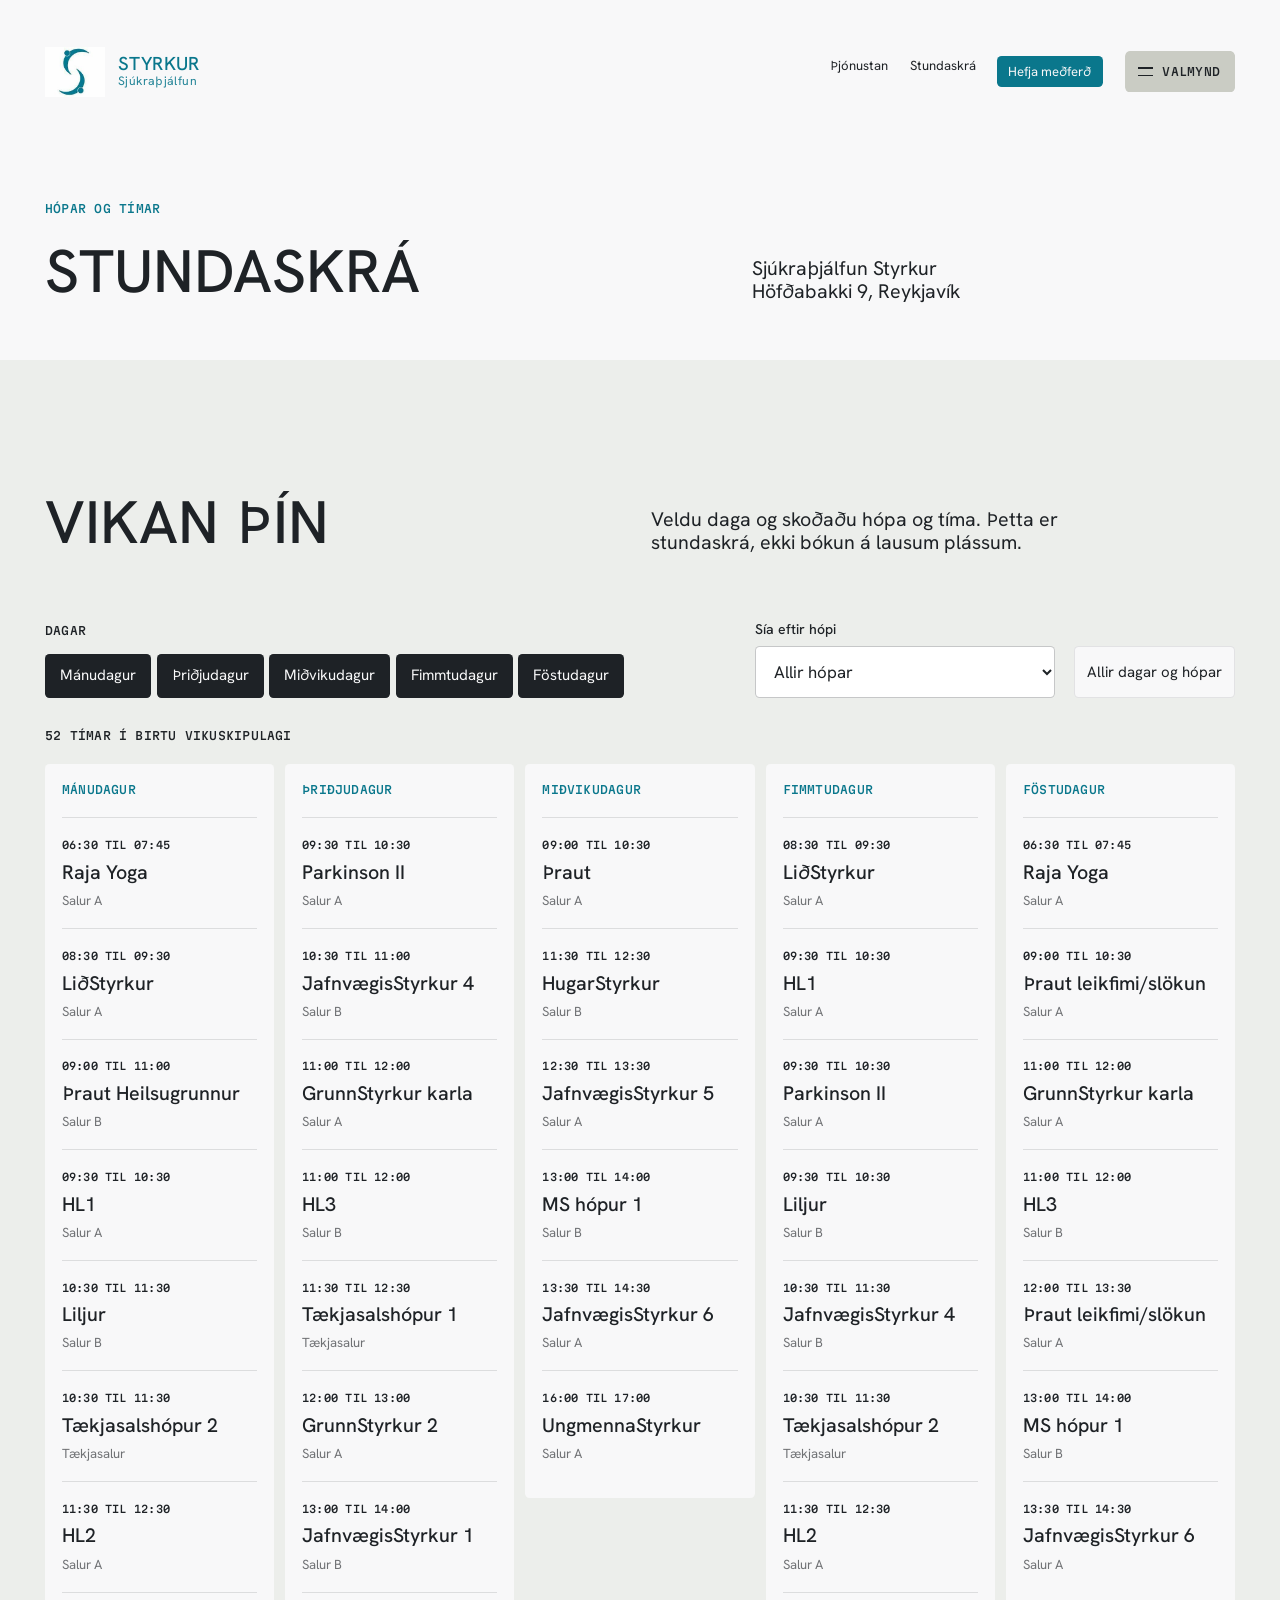
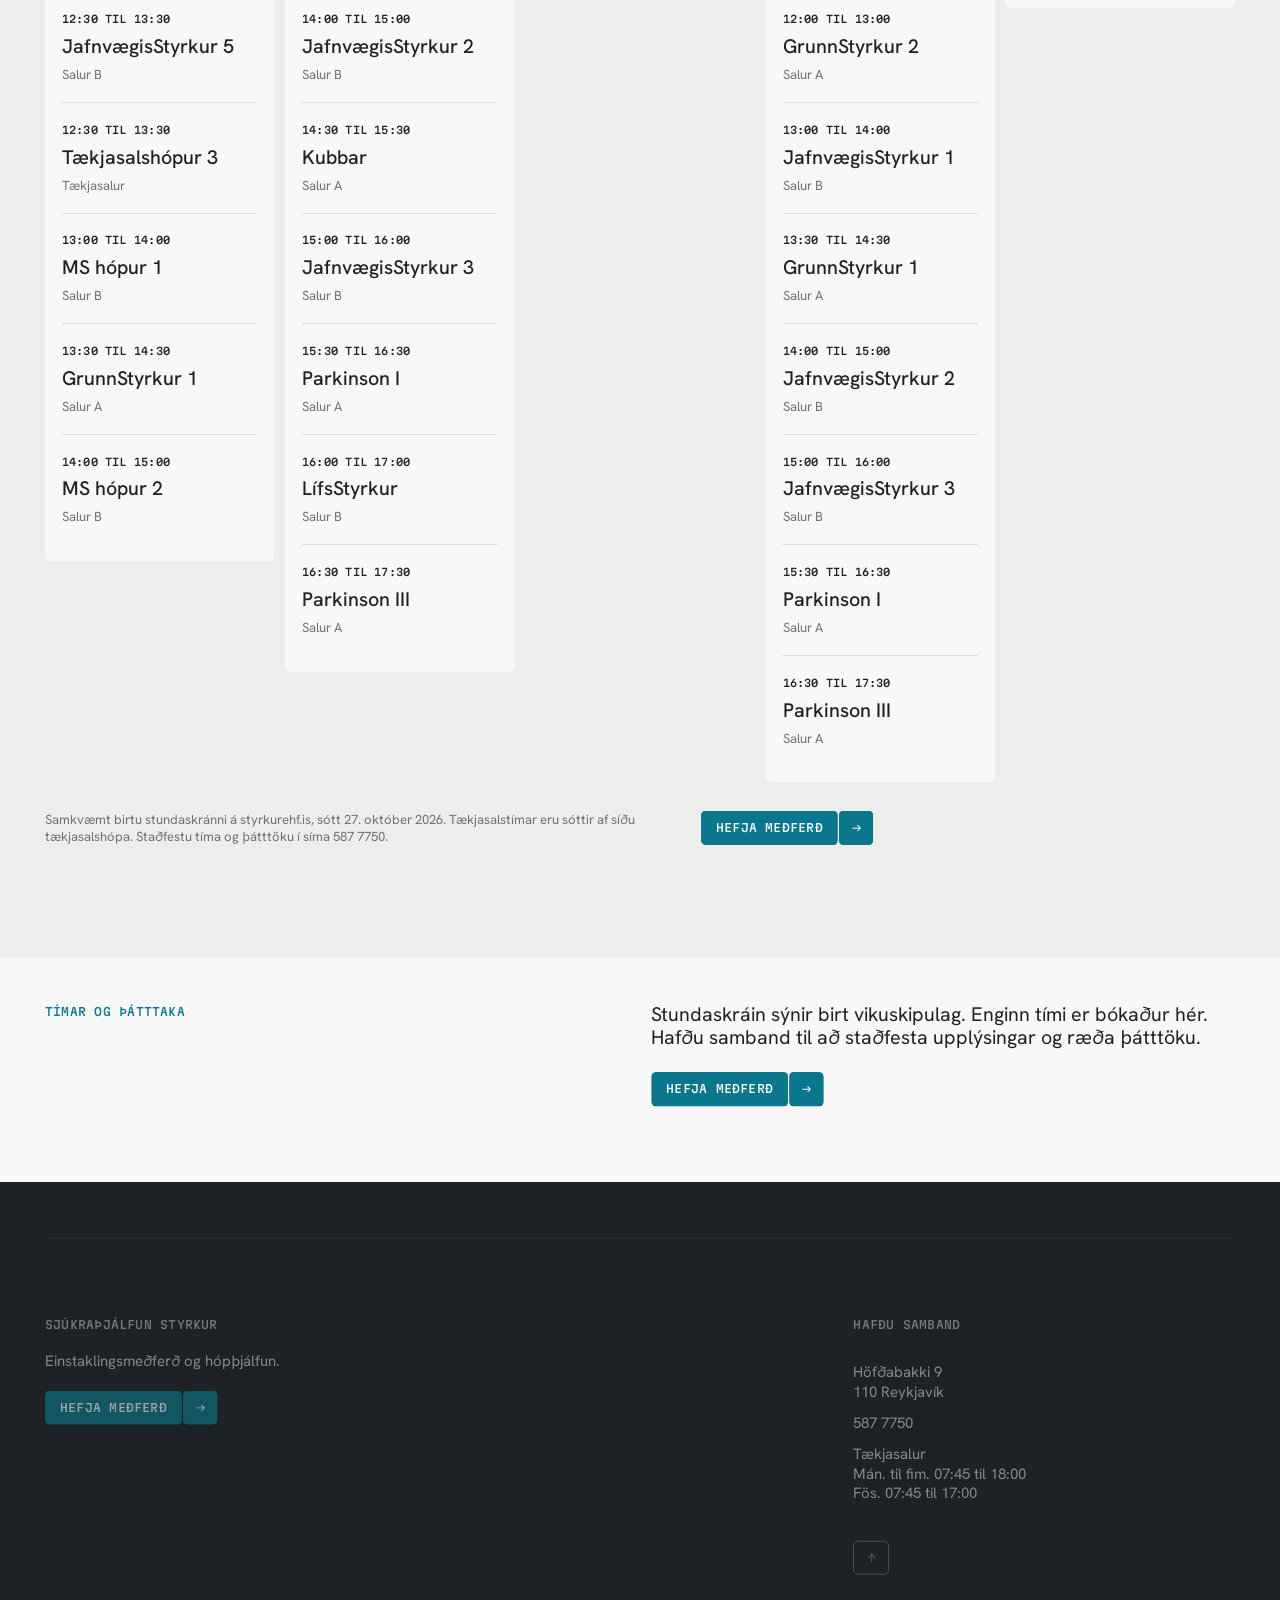
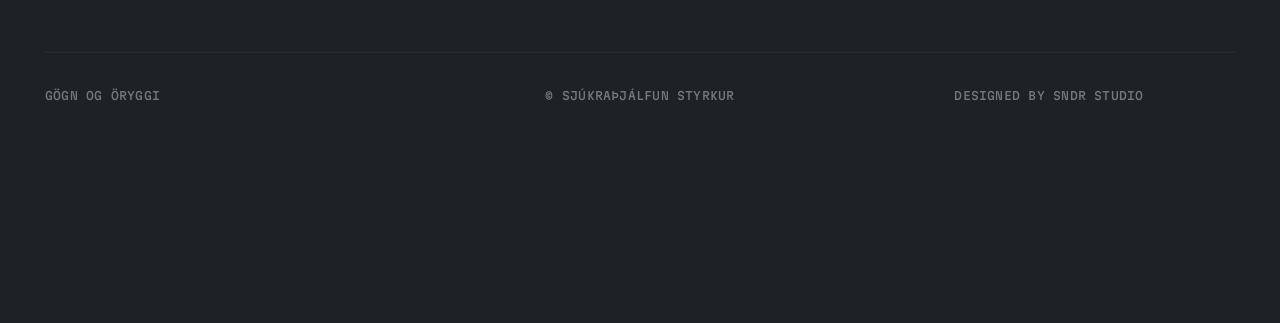
<file: stundaskra.html>
<!doctype html>
<html lang="is">
<head>
<meta charset="utf-8">
<meta name="viewport" content="width=device-width, initial-scale=1">
<title>Stundaskrá | Sjúkraþjálfun Styrkur</title>
<meta http-equiv="Content-Security-Policy" content="form-action 'none'">
<meta name="robots" content="noindex, nofollow">
<meta name="theme-color" content="#f8f8f9">
<link rel="icon" type="image/jpeg" href="img/cropped-cropped-logo.jpg">
<link rel="apple-touch-icon" href="img/cropped-cropped-logo.jpg">
<script>/* landing loader gate: home page, first visit per session, motion allowed. Failsafe opens after 4.5 s whatever happens. */
(function(){var d=document.documentElement,open;window.styrkurGate=new Promise(function(r){open=r});window.styrkurOpen=open;
try{var home=/(\/|index\.html)$/.test(location.pathname),seen=sessionStorage.getItem('styrkur-seen'),calm=matchMedia('(prefers-reduced-motion: reduce)').matches;
if(home&&!seen&&!calm){d.classList.add('is-loading');setTimeout(function(){if(d.classList.contains('is-loading')){d.classList.remove('is-loading');var l=document.getElementById('ldr');if(l)l.remove();open()}},4500)}else open()}catch(e){open()}})();</script>
<link rel="stylesheet" href="css/brand.css?v=styrkur-12">
<link rel="stylesheet" href="css/site.css?v=styrkur-12">
<link rel="stylesheet" href="css/pages.css?v=styrkur-12">
<link rel="stylesheet" href="css/styrkur.css?v=styrkur-12">
</head>
<body data-page="stundaskra">
<!-- Frumgerð. Ekkert er sent úr eyðublaðinu. -->
<svg width="0" height="0" style="position:absolute" aria-hidden="true"><symbol id="arrow" viewBox="0 0 12 9">
<path d="M7.5 0 12 4.5 7.5 9l-.9-.9 3-3H0V3.9h9.6l-3-3z" fill="currentColor"/></symbol></svg><a class="skip" href="#main">Fara beint í efni</a>
<header class="hdr" id="hdr"><div class="hdr__row"><a class="logo logo--lock" href="index.html" aria-label="Sjúkraþjálfun Styrkur, forsíða"><img class="logo__seal" src="img/cropped-cropped-logo.jpg" width="200" height="167" alt=""><span class="logo__name" translate="no"><span>STYRKUR</span><span>Sjúkraþjálfun</span></span></a>
<nav class="hdr__nav" aria-label="Flýtileiðir"><a href="thjonusta.html">Þjónustan</a><a href="stundaskra.html">Stundaskrá</a><a href="byrja.html" class="hdr__book">Hefja meðferð</a></nav>
<button class="burger burger--lbl " id="burger" aria-label="Opna valmynd" aria-expanded="false" aria-controls="nav"><span class="burger__in"></span><span class="burger__l"></span><span class="burger__t" aria-hidden="true">Valmynd</span></button></div></header>
<div class="nav-veil" aria-hidden="true"></div><div class="nav" id="nav" role="dialog" aria-modal="true" aria-label="Valmynd" tabindex="-1" inert><div class="nav__scroll" data-nav-scroll><div class="nav__box"><div class="nav__head"><a class="logo logo--lock" href="index.html" aria-label="Sjúkraþjálfun Styrkur, forsíða"><img class="logo__seal" src="img/cropped-cropped-logo.jpg" width="200" height="167" alt=""><span class="logo__name" translate="no"><span>STYRKUR</span><span>Sjúkraþjálfun</span></span></a><button class="burger burger--lbl nav__close" id="close" aria-label="Loka valmynd" ><span class="burger__in"></span><span class="burger__l"></span><span class="burger__t" aria-hidden="true">Loka</span></button></div><div class="nav__cols"><div class="nav__col">
<h2 class="nav__title t-mono"><button type="button" class="acc" aria-expanded="false" data-split="chars">Þjónusta</button></h2>
<ul class="nav__links">
<li><a href="thjonusta.html"><span style="--i:0">Þjónustan</span></a></li>
<li><a href="stundaskra.html"><span style="--i:1">Stundaskrá</span></a></li>
<li><a href="gjafabref.html"><span style="--i:2">Kort í tækjasal</span></a></li>
</ul></div><div class="nav__col">
<h2 class="nav__title t-mono"><button type="button" class="acc" aria-expanded="false" data-split="chars">Hefja meðferð</button></h2>
<ul class="nav__links">
<li><a href="byrja.html"><span style="--i:0">Hefja meðferð</span></a></li>
<li><a href="tel:+3545877750"><span style="--i:1">587 7750</span></a></li>
<li><a href="starfsfolk.html#stadsetning"><span style="--i:2">Staðsetning</span></a></li>
</ul></div><div class="nav__col">
<h2 class="nav__title t-mono"><button type="button" class="acc" aria-expanded="false" data-split="chars">Styrkur</button></h2>
<ul class="nav__links">
<li><a href="starfsfolk.html"><span style="--i:0">Starfsfólk og um okkur</span></a></li>
<li><a href="frettir.html"><span style="--i:1">Fréttir</span></a></li>
<li><a href="gogn.html"><span style="--i:2">Gögn og öryggi</span></a></li>
</ul></div></div><div class="nav__cards"><a class="nav__card" href="byrja.html"><span class="nav__thumb"><img class="ph" src="img/IMG_5588-scaled-e1670781606950.jpg" width="1920" height="1331" alt="" loading="lazy" decoding="async"></span><span class="nav__card-t"><span>Hefja meðferð</span><span>Byrjum á samtali</span></span></a><a class="nav__card" href="stundaskra.html"><span class="nav__thumb"><img class="ph" src="img/DSC_3458-copy-e1670781083453-edited.jpg" width="907" height="567" alt="" loading="lazy" decoding="async"></span><span class="nav__card-t"><span>Vikan þín</span><span>Hópar og tímar</span></span></a><a class="nav__card" href="starfsfolk.html"><span class="nav__thumb"><img class="ph" src="img/DSC_3448-copy.jpg" width="1200" height="801" alt="" loading="lazy" decoding="async"></span><span class="nav__card-t"><span>Fólkið okkar</span><span>Kynntu þér starfsfólkið</span></span></a></div><div class="nav__foot t-mono"><a href="tel:+3545877750"><span>587 7750</span></a><a href="starfsfolk.html#stadsetning"><span>Höfðabakki 9</span></a>
<p><span>© Sjúkraþjálfun Styrkur</span></p>
</div></div></div></div>
<main id="main">
<section class="bkh grid px" data-theme="white" id="koma"><div class="bkh__t">
<p class="t-mono eyebrow" data-split="chars">Hópar og tímar</p>
<h1 class="t-h1" data-split="lines3d">Stundaskrá</h1>
</div>
<p class="bkh__l" data-split="lines">Sjúkraþjálfun Styrkur<br>Höfðabakki 9, Reykjavík</p>
</section>
<section class="vk px" data-theme="grey" id="vikan" data-timetable><div class="vk__head grid">
<h2 class="vk__title t-h1" data-split="lines3d">Vikan þín</h2>
<p class="vk__intro" data-split="lines">Veldu daga og skoðaðu hópa og tíma. Þetta er stundaskrá, ekki bókun á lausum plássum.</p>
</div><div class="st-filters" data-reveal="fade">
<fieldset>
<legend class="t-mono">Dagar</legend>
<div class="vk__picks"><label class="st-check"><input type="checkbox" value="mánudagur" checked data-day><span>Mánudagur</span></label><label class="st-check"><input type="checkbox" value="þriðjudagur" checked data-day><span>Þriðjudagur</span></label><label class="st-check"><input type="checkbox" value="miðvikudagur" checked data-day><span>Miðvikudagur</span></label><label class="st-check"><input type="checkbox" value="fimmtudagur" checked data-day><span>Fimmtudagur</span></label><label class="st-check"><input type="checkbox" value="föstudagur" checked data-day><span>Föstudagur</span></label></div></fieldset>
<div class="fld"><label for="group-filter">Sía eftir hópi</label><select id="group-filter"><option value="all">Allir hópar</option><option value="grunnstyrkur">GrunnStyrkur</option><option value="hjarta">Hjarta- og lungnahópar</option><option value="hugarstyrkur">HugarStyrkur</option><option value="jafnvaegi">JafnvægisStyrkur</option><option value="liljur">Liljur og Kubbar</option><option value="lidstyrkur">LiðStyrkur</option><option value="ms">MS hópar</option><option value="parkinson">Parkinson hópar</option><option value="yoga">Raja Yoga</option><option value="taekjasalur">Tækjasalshópar</option><option value="ungmenni">UngmennaStyrkur</option><option value="vefjagigt">Vefjagigtarleikfimi</option><option value="lifsstyrkur">LífsStyrkur</option><option value="thraut">Þraut</option></select></div><button class="vk__pick" type="button" data-reset>Allir dagar og hópar</button></div>
<p class="st-status t-mono" role="status" data-count-status></p>
<div class="st-week" data-results>
<section class="st-day" data-schedule-day="mánudagur">
<h3 class="t-mono">Mánudagur</h3>
<ul>
<li class="st-session" data-group="yoga"><span class="st-time t-mono"><time>06:30</time> til <time>07:45</time></span><a href="thjonusta.html#yoga">Raja Yoga</a><span class="st-room">Salur A</span></li>
<li class="st-session" data-group="lidstyrkur"><span class="st-time t-mono"><time>08:30</time> til <time>09:30</time></span><a href="thjonusta.html#lidstyrkur">LiðStyrkur</a><span class="st-room">Salur A</span></li>
<li class="st-session" data-group="thraut"><span class="st-time t-mono"><time>09:00</time> til <time>11:00</time></span><a href="thjonusta.html#thraut">Þraut Heilsugrunnur</a><span class="st-room">Salur B</span></li>
<li class="st-session" data-group="hjarta"><span class="st-time t-mono"><time>09:30</time> til <time>10:30</time></span><a href="thjonusta.html#hjarta">HL1</a><span class="st-room">Salur A</span></li>
<li class="st-session" data-group="liljur"><span class="st-time t-mono"><time>10:30</time> til <time>11:30</time></span><a href="thjonusta.html#liljur">Liljur</a><span class="st-room">Salur B</span></li>
<li class="st-session" data-group="taekjasalur"><span class="st-time t-mono"><time>10:30</time> til <time>11:30</time></span><a href="thjonusta.html#taekjasalur">Tækjasalshópur 2</a><span class="st-room">Tækjasalur</span></li>
<li class="st-session" data-group="hjarta"><span class="st-time t-mono"><time>11:30</time> til <time>12:30</time></span><a href="thjonusta.html#hjarta">HL2</a><span class="st-room">Salur A</span></li>
<li class="st-session" data-group="jafnvaegi"><span class="st-time t-mono"><time>12:30</time> til <time>13:30</time></span><a href="thjonusta.html#jafnvaegi">JafnvægisStyrkur 5</a><span class="st-room">Salur B</span></li>
<li class="st-session" data-group="taekjasalur"><span class="st-time t-mono"><time>12:30</time> til <time>13:30</time></span><a href="thjonusta.html#taekjasalur">Tækjasalshópur 3</a><span class="st-room">Tækjasalur</span></li>
<li class="st-session" data-group="ms"><span class="st-time t-mono"><time>13:00</time> til <time>14:00</time></span><a href="thjonusta.html#ms">MS hópur 1</a><span class="st-room">Salur B</span></li>
<li class="st-session" data-group="grunnstyrkur"><span class="st-time t-mono"><time>13:30</time> til <time>14:30</time></span><a href="thjonusta.html#grunnstyrkur">GrunnStyrkur 1</a><span class="st-room">Salur A</span></li>
<li class="st-session" data-group="ms"><span class="st-time t-mono"><time>14:00</time> til <time>15:00</time></span><a href="thjonusta.html#ms">MS hópur 2</a><span class="st-room">Salur B</span></li>
</ul>
<p class="st-day-empty" hidden>Engir birtir tímar fyrir þetta val.</p>
</section>
<section class="st-day" data-schedule-day="þriðjudagur">
<h3 class="t-mono">Þriðjudagur</h3>
<ul>
<li class="st-session" data-group="parkinson"><span class="st-time t-mono"><time>09:30</time> til <time>10:30</time></span><a href="thjonusta.html#parkinson">Parkinson II</a><span class="st-room">Salur A</span></li>
<li class="st-session" data-group="jafnvaegi"><span class="st-time t-mono"><time>10:30</time> til <time>11:00</time></span><a href="thjonusta.html#jafnvaegi">JafnvægisStyrkur 4</a><span class="st-room">Salur B</span></li>
<li class="st-session" data-group="grunnstyrkur"><span class="st-time t-mono"><time>11:00</time> til <time>12:00</time></span><a href="thjonusta.html#grunnstyrkur">GrunnStyrkur karla</a><span class="st-room">Salur A</span></li>
<li class="st-session" data-group="hjarta"><span class="st-time t-mono"><time>11:00</time> til <time>12:00</time></span><a href="thjonusta.html#hjarta">HL3</a><span class="st-room">Salur B</span></li>
<li class="st-session" data-group="taekjasalur"><span class="st-time t-mono"><time>11:30</time> til <time>12:30</time></span><a href="thjonusta.html#taekjasalur">Tækjasalshópur 1</a><span class="st-room">Tækjasalur</span></li>
<li class="st-session" data-group="grunnstyrkur"><span class="st-time t-mono"><time>12:00</time> til <time>13:00</time></span><a href="thjonusta.html#grunnstyrkur">GrunnStyrkur 2</a><span class="st-room">Salur A</span></li>
<li class="st-session" data-group="jafnvaegi"><span class="st-time t-mono"><time>13:00</time> til <time>14:00</time></span><a href="thjonusta.html#jafnvaegi">JafnvægisStyrkur 1</a><span class="st-room">Salur B</span></li>
<li class="st-session" data-group="jafnvaegi"><span class="st-time t-mono"><time>14:00</time> til <time>15:00</time></span><a href="thjonusta.html#jafnvaegi">JafnvægisStyrkur 2</a><span class="st-room">Salur B</span></li>
<li class="st-session" data-group="liljur"><span class="st-time t-mono"><time>14:30</time> til <time>15:30</time></span><a href="thjonusta.html#liljur">Kubbar</a><span class="st-room">Salur A</span></li>
<li class="st-session" data-group="jafnvaegi"><span class="st-time t-mono"><time>15:00</time> til <time>16:00</time></span><a href="thjonusta.html#jafnvaegi">JafnvægisStyrkur 3</a><span class="st-room">Salur B</span></li>
<li class="st-session" data-group="parkinson"><span class="st-time t-mono"><time>15:30</time> til <time>16:30</time></span><a href="thjonusta.html#parkinson">Parkinson I</a><span class="st-room">Salur A</span></li>
<li class="st-session" data-group="lifsstyrkur"><span class="st-time t-mono"><time>16:00</time> til <time>17:00</time></span><a href="thjonusta.html#lifsstyrkur">LífsStyrkur</a><span class="st-room">Salur B</span></li>
<li class="st-session" data-group="parkinson"><span class="st-time t-mono"><time>16:30</time> til <time>17:30</time></span><a href="thjonusta.html#parkinson">Parkinson III</a><span class="st-room">Salur A</span></li>
</ul>
<p class="st-day-empty" hidden>Engir birtir tímar fyrir þetta val.</p>
</section>
<section class="st-day" data-schedule-day="miðvikudagur">
<h3 class="t-mono">Miðvikudagur</h3>
<ul>
<li class="st-session" data-group="thraut"><span class="st-time t-mono"><time>09:00</time> til <time>10:30</time></span><a href="thjonusta.html#thraut">Þraut</a><span class="st-room">Salur A</span></li>
<li class="st-session" data-group="hugarstyrkur"><span class="st-time t-mono"><time>11:30</time> til <time>12:30</time></span><a href="thjonusta.html#hugarstyrkur">HugarStyrkur</a><span class="st-room">Salur B</span></li>
<li class="st-session" data-group="jafnvaegi"><span class="st-time t-mono"><time>12:30</time> til <time>13:30</time></span><a href="thjonusta.html#jafnvaegi">JafnvægisStyrkur 5</a><span class="st-room">Salur A</span></li>
<li class="st-session" data-group="ms"><span class="st-time t-mono"><time>13:00</time> til <time>14:00</time></span><a href="thjonusta.html#ms">MS hópur 1</a><span class="st-room">Salur B</span></li>
<li class="st-session" data-group="jafnvaegi"><span class="st-time t-mono"><time>13:30</time> til <time>14:30</time></span><a href="thjonusta.html#jafnvaegi">JafnvægisStyrkur 6</a><span class="st-room">Salur A</span></li>
<li class="st-session" data-group="ungmenni"><span class="st-time t-mono"><time>16:00</time> til <time>17:00</time></span><a href="thjonusta.html#ungmenni">UngmennaStyrkur</a><span class="st-room">Salur A</span></li>
</ul>
<p class="st-day-empty" hidden>Engir birtir tímar fyrir þetta val.</p>
</section>
<section class="st-day" data-schedule-day="fimmtudagur">
<h3 class="t-mono">Fimmtudagur</h3>
<ul>
<li class="st-session" data-group="lidstyrkur"><span class="st-time t-mono"><time>08:30</time> til <time>09:30</time></span><a href="thjonusta.html#lidstyrkur">LiðStyrkur</a><span class="st-room">Salur A</span></li>
<li class="st-session" data-group="hjarta"><span class="st-time t-mono"><time>09:30</time> til <time>10:30</time></span><a href="thjonusta.html#hjarta">HL1</a><span class="st-room">Salur A</span></li>
<li class="st-session" data-group="parkinson"><span class="st-time t-mono"><time>09:30</time> til <time>10:30</time></span><a href="thjonusta.html#parkinson">Parkinson II</a><span class="st-room">Salur A</span></li>
<li class="st-session" data-group="liljur"><span class="st-time t-mono"><time>09:30</time> til <time>10:30</time></span><a href="thjonusta.html#liljur">Liljur</a><span class="st-room">Salur B</span></li>
<li class="st-session" data-group="jafnvaegi"><span class="st-time t-mono"><time>10:30</time> til <time>11:30</time></span><a href="thjonusta.html#jafnvaegi">JafnvægisStyrkur 4</a><span class="st-room">Salur B</span></li>
<li class="st-session" data-group="taekjasalur"><span class="st-time t-mono"><time>10:30</time> til <time>11:30</time></span><a href="thjonusta.html#taekjasalur">Tækjasalshópur 2</a><span class="st-room">Tækjasalur</span></li>
<li class="st-session" data-group="hjarta"><span class="st-time t-mono"><time>11:30</time> til <time>12:30</time></span><a href="thjonusta.html#hjarta">HL2</a><span class="st-room">Salur A</span></li>
<li class="st-session" data-group="grunnstyrkur"><span class="st-time t-mono"><time>12:00</time> til <time>13:00</time></span><a href="thjonusta.html#grunnstyrkur">GrunnStyrkur 2</a><span class="st-room">Salur A</span></li>
<li class="st-session" data-group="jafnvaegi"><span class="st-time t-mono"><time>13:00</time> til <time>14:00</time></span><a href="thjonusta.html#jafnvaegi">JafnvægisStyrkur 1</a><span class="st-room">Salur B</span></li>
<li class="st-session" data-group="grunnstyrkur"><span class="st-time t-mono"><time>13:30</time> til <time>14:30</time></span><a href="thjonusta.html#grunnstyrkur">GrunnStyrkur 1</a><span class="st-room">Salur A</span></li>
<li class="st-session" data-group="jafnvaegi"><span class="st-time t-mono"><time>14:00</time> til <time>15:00</time></span><a href="thjonusta.html#jafnvaegi">JafnvægisStyrkur 2</a><span class="st-room">Salur B</span></li>
<li class="st-session" data-group="jafnvaegi"><span class="st-time t-mono"><time>15:00</time> til <time>16:00</time></span><a href="thjonusta.html#jafnvaegi">JafnvægisStyrkur 3</a><span class="st-room">Salur B</span></li>
<li class="st-session" data-group="parkinson"><span class="st-time t-mono"><time>15:30</time> til <time>16:30</time></span><a href="thjonusta.html#parkinson">Parkinson I</a><span class="st-room">Salur A</span></li>
<li class="st-session" data-group="parkinson"><span class="st-time t-mono"><time>16:30</time> til <time>17:30</time></span><a href="thjonusta.html#parkinson">Parkinson III</a><span class="st-room">Salur A</span></li>
</ul>
<p class="st-day-empty" hidden>Engir birtir tímar fyrir þetta val.</p>
</section>
<section class="st-day" data-schedule-day="föstudagur">
<h3 class="t-mono">Föstudagur</h3>
<ul>
<li class="st-session" data-group="yoga"><span class="st-time t-mono"><time>06:30</time> til <time>07:45</time></span><a href="thjonusta.html#yoga">Raja Yoga</a><span class="st-room">Salur A</span></li>
<li class="st-session" data-group="thraut"><span class="st-time t-mono"><time>09:00</time> til <time>10:30</time></span><a href="thjonusta.html#thraut">Þraut leikfimi/slökun</a><span class="st-room">Salur A</span></li>
<li class="st-session" data-group="grunnstyrkur"><span class="st-time t-mono"><time>11:00</time> til <time>12:00</time></span><a href="thjonusta.html#grunnstyrkur">GrunnStyrkur karla</a><span class="st-room">Salur A</span></li>
<li class="st-session" data-group="hjarta"><span class="st-time t-mono"><time>11:00</time> til <time>12:00</time></span><a href="thjonusta.html#hjarta">HL3</a><span class="st-room">Salur B</span></li>
<li class="st-session" data-group="thraut"><span class="st-time t-mono"><time>12:00</time> til <time>13:30</time></span><a href="thjonusta.html#thraut">Þraut leikfimi/slökun</a><span class="st-room">Salur A</span></li>
<li class="st-session" data-group="ms"><span class="st-time t-mono"><time>13:00</time> til <time>14:00</time></span><a href="thjonusta.html#ms">MS hópur 1</a><span class="st-room">Salur B</span></li>
<li class="st-session" data-group="jafnvaegi"><span class="st-time t-mono"><time>13:30</time> til <time>14:30</time></span><a href="thjonusta.html#jafnvaegi">JafnvægisStyrkur 6</a><span class="st-room">Salur A</span></li>
</ul>
<p class="st-day-empty" hidden>Engir birtir tímar fyrir þetta val.</p>
</section>
</div>
<p class="st-empty" hidden data-empty>Engir birtir tímar fyrir þetta val. Veldu aðra daga eða hóp.</p>
<div class="st-schedule-foot" data-reveal="fade">
<p>Samkvæmt birtu stundaskránni á styrkurehf.is, sótt 27. október 2026. Tækjasalstímar eru sóttir af síðu tækjasalshópa. Staðfestu tíma og þátttöku í síma 587 7750.</p>
<a class="btn btn--signal" href="byrja.html"><span class="btn__in"><span class="btn__seg">Hefja meðferð</span><span class="btn__seg btn__seg--icon"><svg aria-hidden="true"><use href="#arrow"/></svg></span></span></a></div></section>
<section class="lwc grid px" data-theme="white" id="upplysingar">
<p class="lwc__label t-mono eyebrow" data-split="chars">Tímar og þátttaka</p>
<div class="lwc__body">
<p class="t-lead" data-split="lines">Stundaskráin sýnir birt vikuskipulag. Enginn tími er bókaður hér. Hafðu samband til að staðfesta upplýsingar og ræða þátttöku.</p>
<a class="btn btn--signal" href="byrja.html"><span class="btn__in"><span class="btn__seg">Hefja meðferð</span><span class="btn__seg btn__seg--icon"><svg aria-hidden="true"><use href="#arrow"/></svg></span></span></a></div></section>
</main>
<footer class="ftr" data-theme="dark"><div class="ftr__in px"><div class="ftr__nav grid"><div>
<h2 class="ftr__t t-mono"><button type="button" class="acc" aria-expanded="false">Þjónusta</button></h2>
<ul class="ftr__list">
<li><a href="thjonusta.html">Þjónustan</a></li>
<li><a href="stundaskra.html">Stundaskrá</a></li>
<li><a href="gjafabref.html">Kort í tækjasal</a></li>
</ul></div><div>
<h2 class="ftr__t t-mono"><button type="button" class="acc" aria-expanded="false">Hefja meðferð</button></h2>
<ul class="ftr__list">
<li><a href="byrja.html">Hefja meðferð</a></li>
<li><a href="tel:+3545877750">587 7750</a></li>
<li><a href="starfsfolk.html#stadsetning">Staðsetning</a></li>
</ul></div><div>
<h2 class="ftr__t t-mono"><button type="button" class="acc" aria-expanded="false">Styrkur</button></h2>
<ul class="ftr__list">
<li><a href="starfsfolk.html">Starfsfólk og um okkur</a></li>
<li><a href="frettir.html">Fréttir</a></li>
<li><a href="gogn.html">Gögn og öryggi</a></li>
</ul></div></div><div class="ftr__mid"><div class="ftr__news">
<h2 class="ftr__t t-mono">Sjúkraþjálfun Styrkur</h2>
<p>Einstaklingsmeðferð og hópþjálfun.</p>
<a class="btn btn--signal" href="byrja.html"><span class="btn__in"><span class="btn__seg">Hefja meðferð</span><span class="btn__seg btn__seg--icon"><svg aria-hidden="true"><use href="#arrow"/></svg></span></span></a></div><div class="ftr__contact">
<h2 class="ftr__t t-mono">Hafðu samband</h2>
<p>Höfðabakki 9<br>110 Reykjavík</p>
<a class="ul" href="tel:+3545877750">587 7750</a>
<p>Tækjasalur<br>Mán. til fim. 07:45 til 18:00<br>Fös. 07:45 til 17:00</p>
</div><button class="btn ftr__top" id="toTop" aria-label="Efst á síðu"><span class="btn__in"><span class="btn__seg"><svg viewBox="0 0 12 12" aria-hidden="true"><path d="M6 0 11 5l-.9.9L6.6 2.4V12H5.4V2.4L1.9 5.9 1 5z" fill="currentColor"/></svg><svg viewBox="0 0 12 12" aria-hidden="true"><path d="M6 0 11 5l-.9.9L6.6 2.4V12H5.4V2.4L1.9 5.9 1 5z" fill="currentColor"/></svg></span></span></button></div><div class="ftr__bot grid t-mono"><a href="gogn.html">Gögn og öryggi</a><span>© Sjúkraþjálfun Styrkur</span><a class="ftr__credit" href="https://sndrstudio.is">Designed by SNDR Studio</a></div></div></footer>
<div class="cur" id="cur" aria-hidden="true"><div class="cur__pill t-mono"><span id="curText"></span><svg style="width:1rem;height:.8rem"><use href="#arrow"/></svg></div></div>

<script src="js/vendor/gsap.min.js"></script>
<script src="js/vendor/SplitText.min.js"></script>
<script src="js/vendor/ScrollToPlugin.min.js"></script>
<script src="js/vendor/CustomEase.min.js"></script>
<script src="js/vendor/lenis.min.js"></script>
<script src="js/site.js?v=styrkur-12"></script>
<script src="js/styrkur.js?v=styrkur-12"></script>
</body>
</html>
</file>
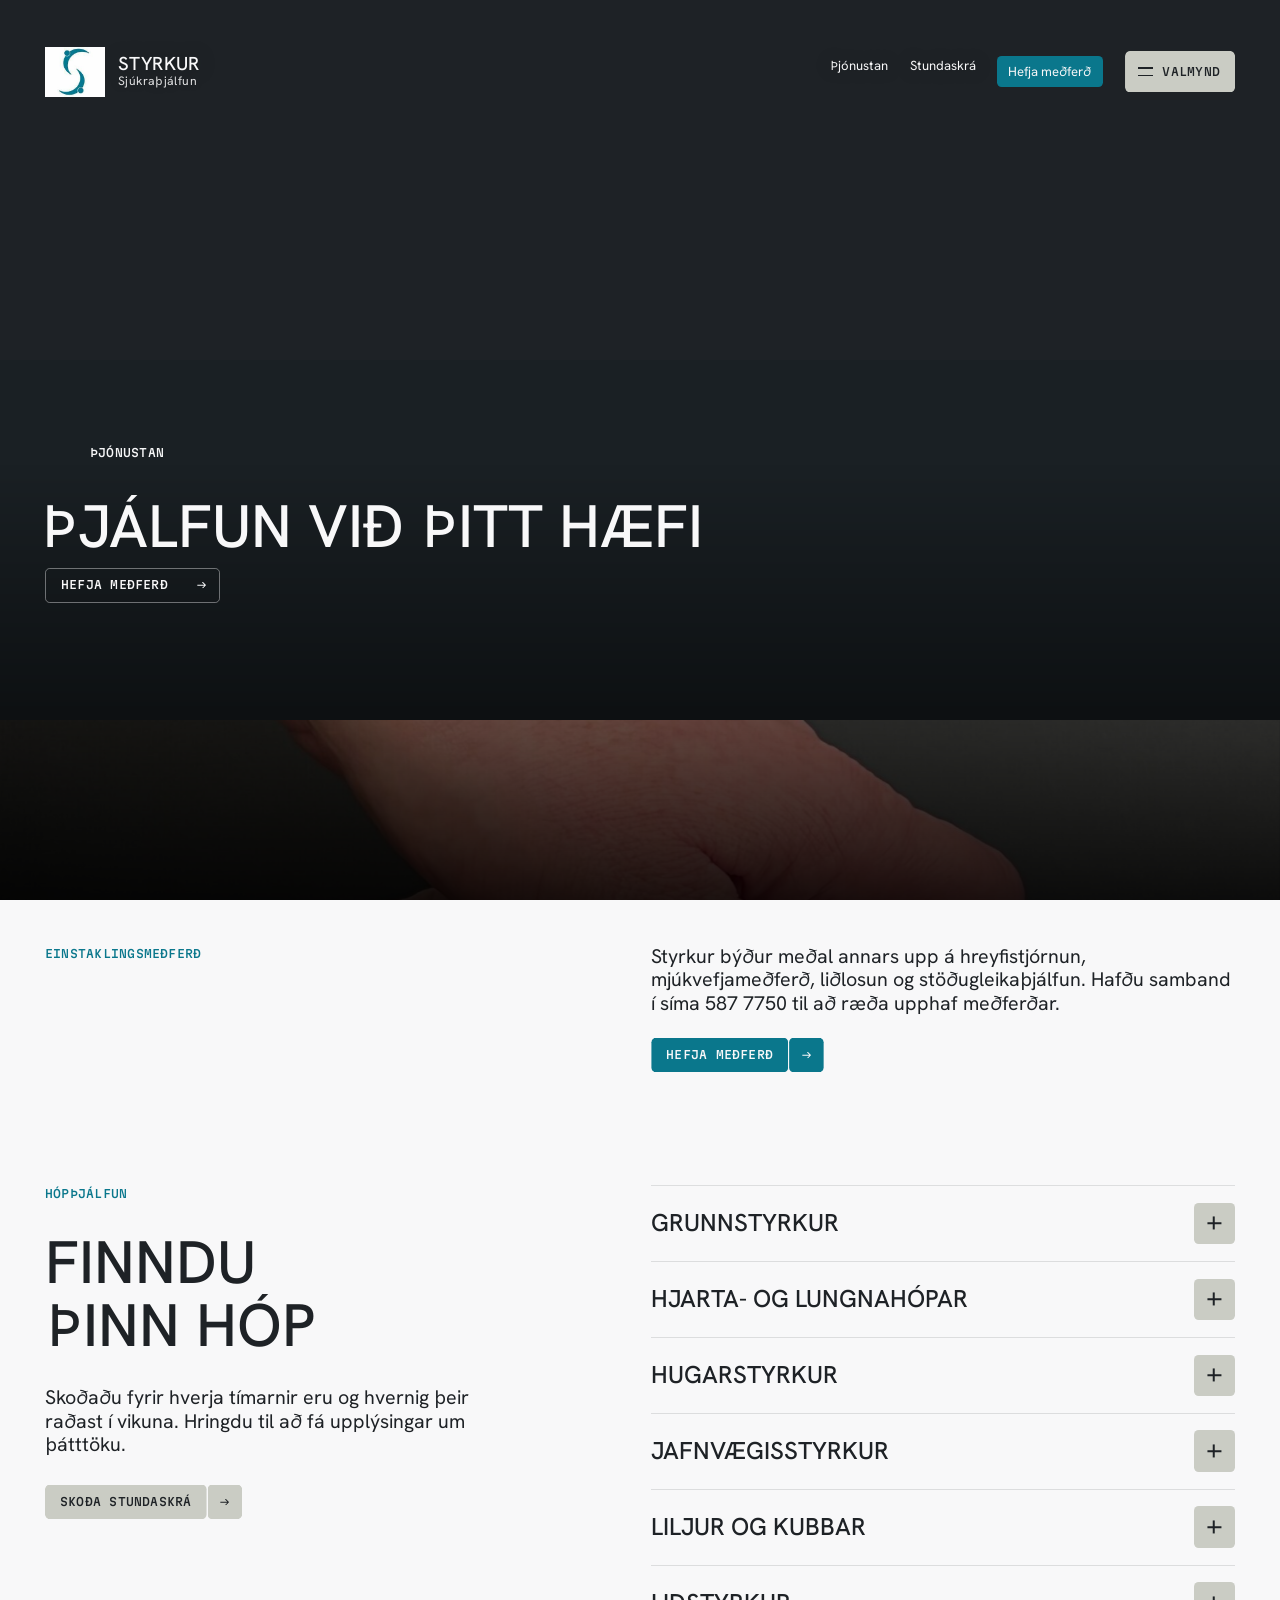
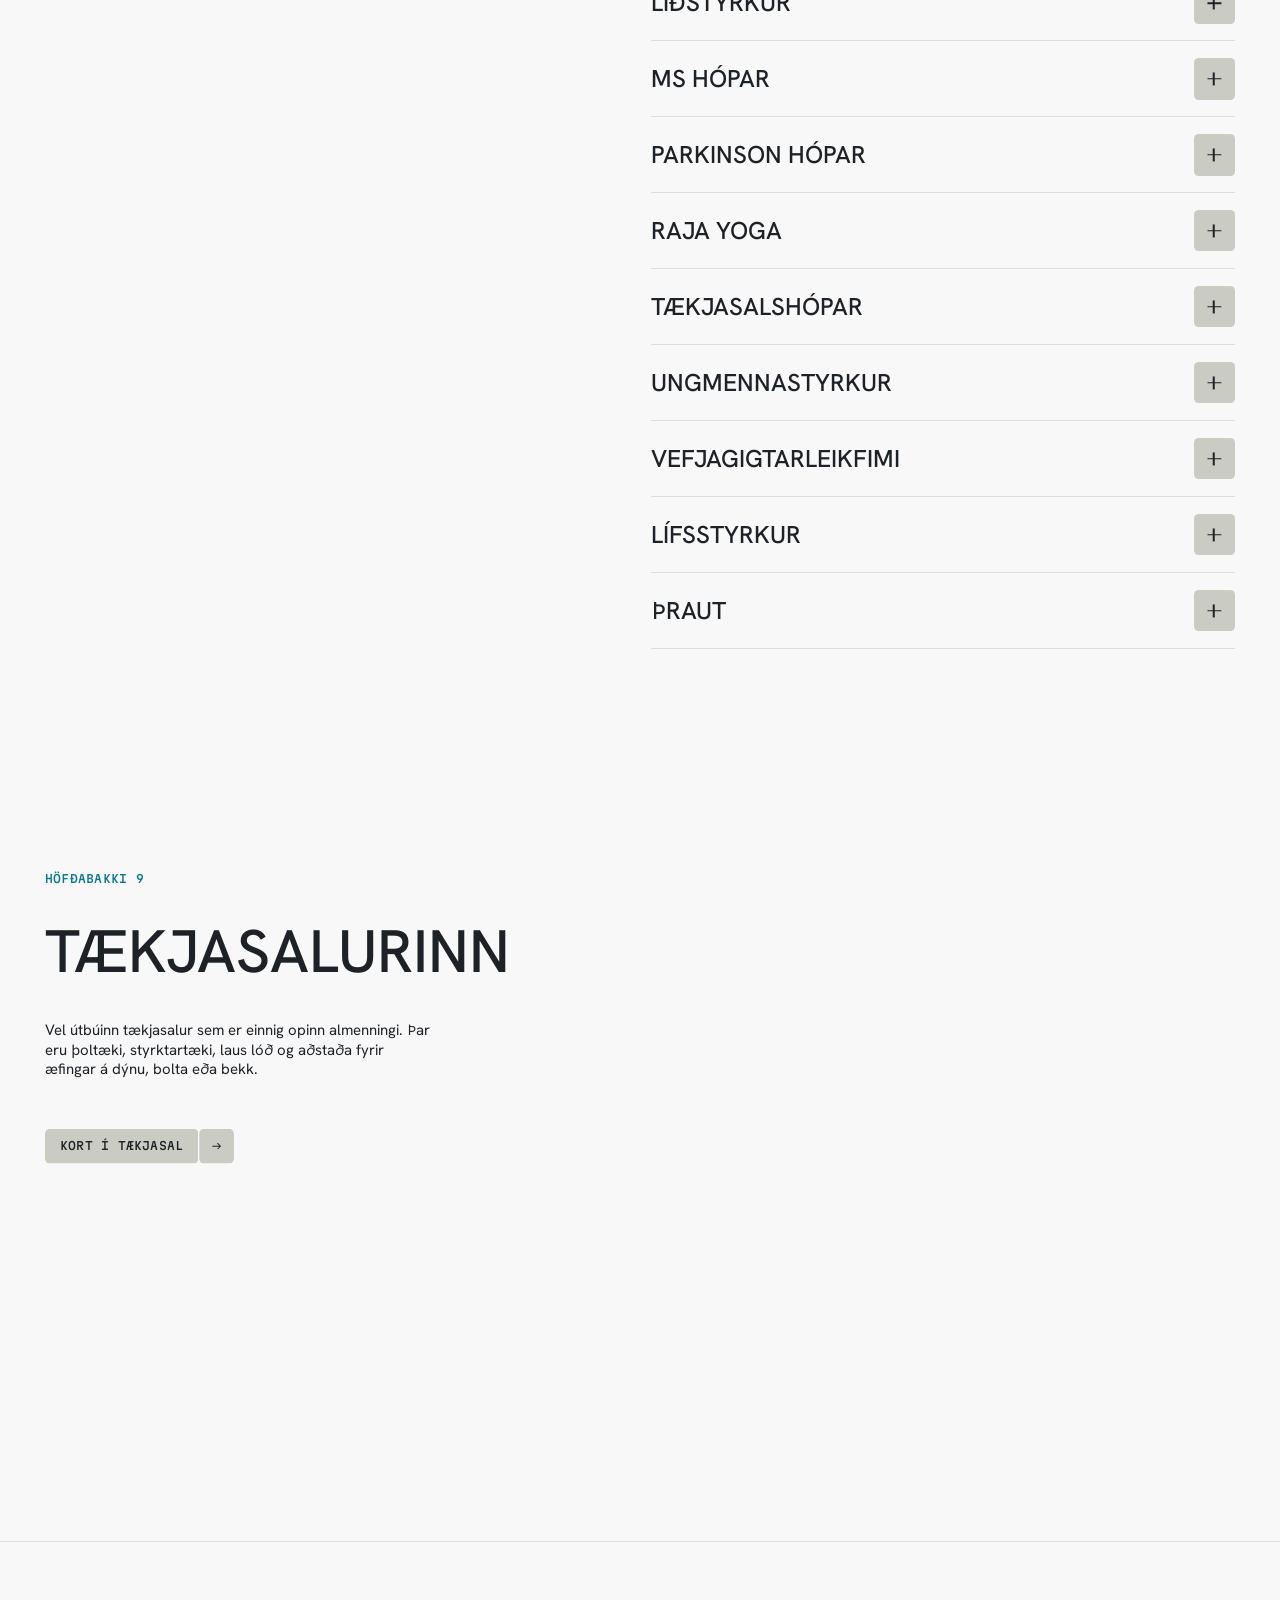
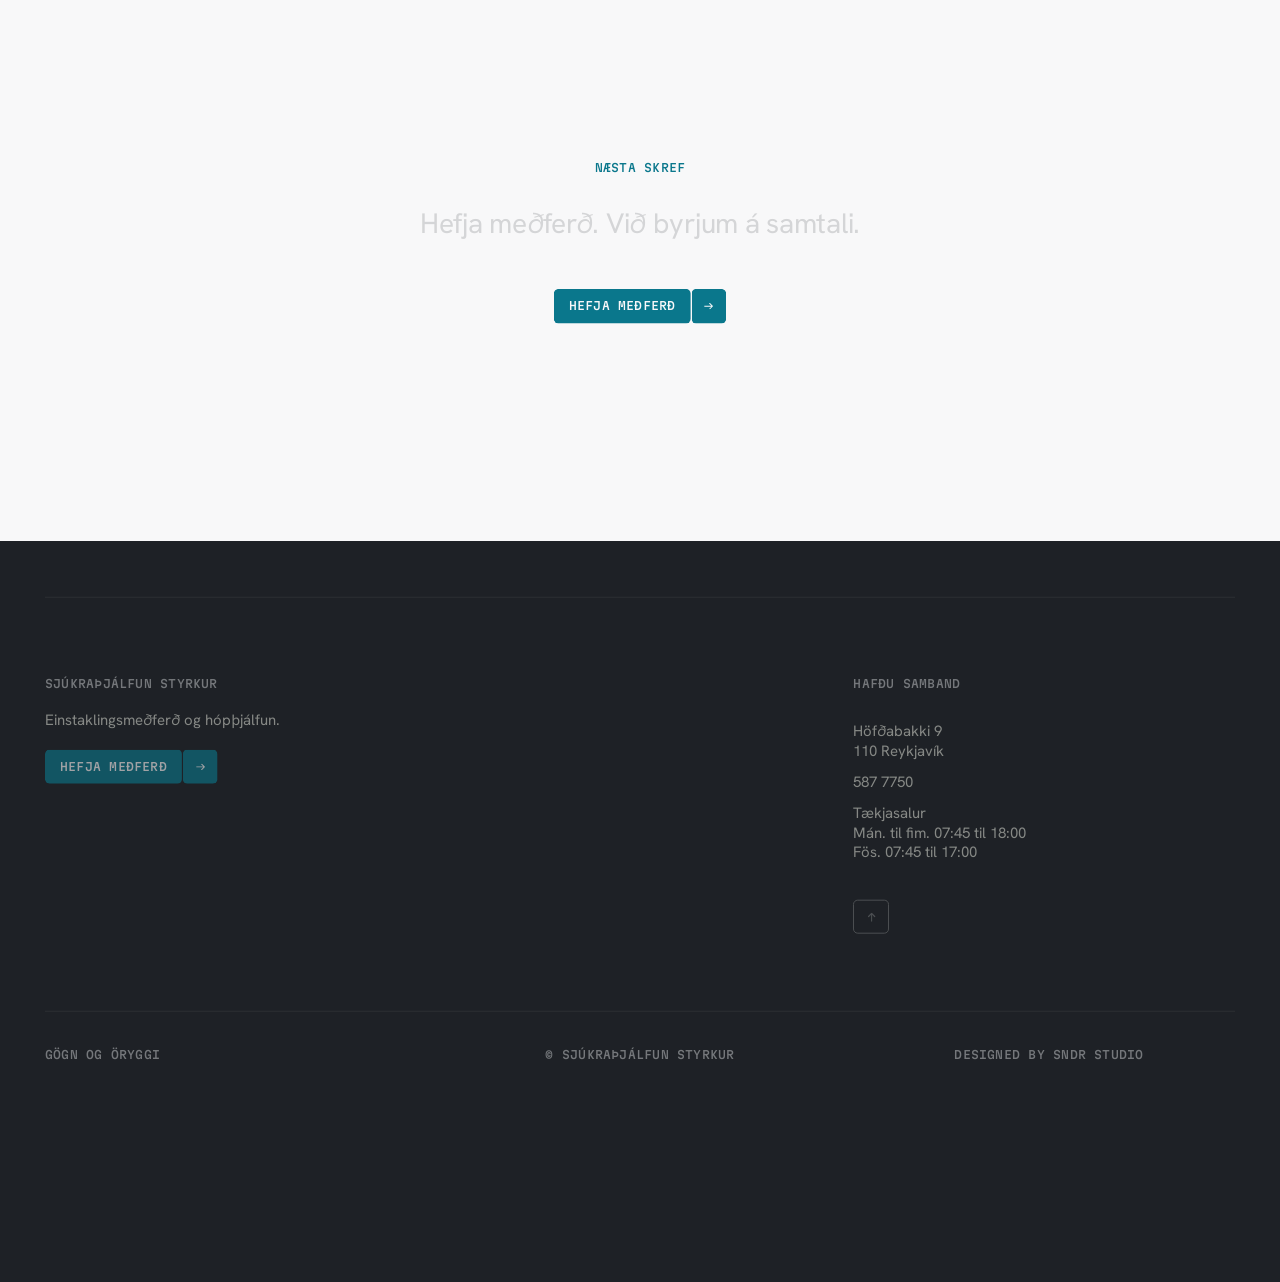
<file: thjonusta.html>
<!doctype html>
<html lang="is">
<head>
<meta charset="utf-8">
<meta name="viewport" content="width=device-width, initial-scale=1">
<title>Þjónustan | Sjúkraþjálfun Styrkur</title>
<meta http-equiv="Content-Security-Policy" content="form-action 'none'">
<meta name="robots" content="noindex, nofollow">
<meta name="theme-color" content="#f8f8f9">
<link rel="icon" type="image/jpeg" href="img/cropped-cropped-logo.jpg">
<link rel="apple-touch-icon" href="img/cropped-cropped-logo.jpg">
<script>/* landing loader gate: home page, first visit per session, motion allowed. Failsafe opens after 4.5 s whatever happens. */
(function(){var d=document.documentElement,open;window.styrkurGate=new Promise(function(r){open=r});window.styrkurOpen=open;
try{var home=/(\/|index\.html)$/.test(location.pathname),seen=sessionStorage.getItem('styrkur-seen'),calm=matchMedia('(prefers-reduced-motion: reduce)').matches;
if(home&&!seen&&!calm){d.classList.add('is-loading');setTimeout(function(){if(d.classList.contains('is-loading')){d.classList.remove('is-loading');var l=document.getElementById('ldr');if(l)l.remove();open()}},4500)}else open()}catch(e){open()}})();</script>
<link rel="stylesheet" href="css/brand.css?v=styrkur-12">
<link rel="stylesheet" href="css/site.css?v=styrkur-12">
<link rel="stylesheet" href="css/pages.css?v=styrkur-12">
<link rel="stylesheet" href="css/styrkur.css?v=styrkur-12">
</head>
<body data-page="thjonusta">
<!-- Frumgerð. Ekkert er sent úr eyðublaðinu. -->
<svg width="0" height="0" style="position:absolute" aria-hidden="true"><symbol id="arrow" viewBox="0 0 12 9">
<path d="M7.5 0 12 4.5 7.5 9l-.9-.9 3-3H0V3.9h9.6l-3-3z" fill="currentColor"/></symbol></svg><a class="skip" href="#main">Fara beint í efni</a>
<header class="hdr hdr--offwhite" id="hdr"><div class="hdr__row"><a class="logo logo--lock" href="index.html" aria-label="Sjúkraþjálfun Styrkur, forsíða"><img class="logo__seal" src="img/cropped-cropped-logo.jpg" width="200" height="167" alt=""><span class="logo__name" translate="no"><span>STYRKUR</span><span>Sjúkraþjálfun</span></span></a>
<nav class="hdr__nav" aria-label="Flýtileiðir"><a href="thjonusta.html">Þjónustan</a><a href="stundaskra.html">Stundaskrá</a><a href="byrja.html" class="hdr__book">Hefja meðferð</a></nav>
<button class="burger burger--lbl " id="burger" aria-label="Opna valmynd" aria-expanded="false" aria-controls="nav"><span class="burger__in"></span><span class="burger__l"></span><span class="burger__t" aria-hidden="true">Valmynd</span></button></div></header>
<div class="nav-veil" aria-hidden="true"></div><div class="nav" id="nav" role="dialog" aria-modal="true" aria-label="Valmynd" tabindex="-1" inert><div class="nav__scroll" data-nav-scroll><div class="nav__box"><div class="nav__head"><a class="logo logo--lock" href="index.html" aria-label="Sjúkraþjálfun Styrkur, forsíða"><img class="logo__seal" src="img/cropped-cropped-logo.jpg" width="200" height="167" alt=""><span class="logo__name" translate="no"><span>STYRKUR</span><span>Sjúkraþjálfun</span></span></a><button class="burger burger--lbl nav__close" id="close" aria-label="Loka valmynd" ><span class="burger__in"></span><span class="burger__l"></span><span class="burger__t" aria-hidden="true">Loka</span></button></div><div class="nav__cols"><div class="nav__col">
<h2 class="nav__title t-mono"><button type="button" class="acc" aria-expanded="false" data-split="chars">Þjónusta</button></h2>
<ul class="nav__links">
<li><a href="thjonusta.html"><span style="--i:0">Þjónustan</span></a></li>
<li><a href="stundaskra.html"><span style="--i:1">Stundaskrá</span></a></li>
<li><a href="gjafabref.html"><span style="--i:2">Kort í tækjasal</span></a></li>
</ul></div><div class="nav__col">
<h2 class="nav__title t-mono"><button type="button" class="acc" aria-expanded="false" data-split="chars">Hefja meðferð</button></h2>
<ul class="nav__links">
<li><a href="byrja.html"><span style="--i:0">Hefja meðferð</span></a></li>
<li><a href="tel:+3545877750"><span style="--i:1">587 7750</span></a></li>
<li><a href="starfsfolk.html#stadsetning"><span style="--i:2">Staðsetning</span></a></li>
</ul></div><div class="nav__col">
<h2 class="nav__title t-mono"><button type="button" class="acc" aria-expanded="false" data-split="chars">Styrkur</button></h2>
<ul class="nav__links">
<li><a href="starfsfolk.html"><span style="--i:0">Starfsfólk og um okkur</span></a></li>
<li><a href="frettir.html"><span style="--i:1">Fréttir</span></a></li>
<li><a href="gogn.html"><span style="--i:2">Gögn og öryggi</span></a></li>
</ul></div></div><div class="nav__cards"><a class="nav__card" href="byrja.html"><span class="nav__thumb"><img class="ph" src="img/IMG_5588-scaled-e1670781606950.jpg" width="1920" height="1331" alt="" loading="lazy" decoding="async"></span><span class="nav__card-t"><span>Hefja meðferð</span><span>Byrjum á samtali</span></span></a><a class="nav__card" href="stundaskra.html"><span class="nav__thumb"><img class="ph" src="img/DSC_3458-copy-e1670781083453-edited.jpg" width="907" height="567" alt="" loading="lazy" decoding="async"></span><span class="nav__card-t"><span>Vikan þín</span><span>Hópar og tímar</span></span></a><a class="nav__card" href="starfsfolk.html"><span class="nav__thumb"><img class="ph" src="img/DSC_3448-copy.jpg" width="1200" height="801" alt="" loading="lazy" decoding="async"></span><span class="nav__card-t"><span>Fólkið okkar</span><span>Kynntu þér starfsfólkið</span></span></a></div><div class="nav__foot t-mono"><a href="tel:+3545877750"><span>587 7750</span></a><a href="starfsfolk.html#stadsetning"><span>Höfðabakki 9</span></a>
<p><span>© Sjúkraþjálfun Styrkur</span></p>
</div></div></div></div>
<main id="main" data-hero-dark>
<section class="phero" data-theme="media" id="koma"><div class="phero__bg"><img class="ph" src="img/IMG_5588-scaled-e1670781606950.jpg" width="1920" height="1331" alt="Hjá Sjúkraþjálfun Styrk" fetchpriority="high"></div><div class="phero__in">
<p class="phero__label t-mono" data-reveal="slide">Þjónustan</p>
<h1 class="phero__title t-h1" data-split="lines3d">Þjálfun við þitt hæfi</h1>
<div class="phero__scroll"><a class="btn btn--signal" href="byrja.html"><span class="btn__in"><span class="btn__seg">Hefja meðferð</span><span class="btn__seg btn__seg--icon"><svg aria-hidden="true"><use href="#arrow"/></svg></span></span></a></div></div></section>
<section class="lwc grid px" data-theme="white" id="einstaklingsmedferd">
<p class="lwc__label t-mono eyebrow" data-split="chars">Einstaklingsmeðferð</p>
<div class="lwc__body">
<p class="t-lead" data-split="lines">Styrkur býður meðal annars upp á hreyfistjórnun, mjúkvefjameðferð, liðlosun og stöðugleikaþjálfun. Hafðu samband í síma 587 7750 til að ræða upphaf meðferðar.</p>
<a class="btn btn--signal" href="byrja.html"><span class="btn__in"><span class="btn__seg">Hefja meðferð</span><span class="btn__seg btn__seg--icon"><svg aria-hidden="true"><use href="#arrow"/></svg></span></span></a></div></section>
<section class="prog px" data-theme="white" id="hopar"><div class="prog__grid grid"><div class="prog__head">
<p class="t-mono eyebrow" data-split="chars">Hópþjálfun</p>
<h2 class="t-h1" data-split="lines3d">Finndu þinn hóp</h2>
<p class="prog__lead" data-split="lines">Skoðaðu fyrir hverja tímarnir eru og hvernig þeir raðast í vikuna. Hringdu til að fá upplýsingar um þátttöku.</p>
<a class="btn " href="stundaskra.html"><span class="btn__in"><span class="btn__seg">Skoða stundaskrá</span><span class="btn__seg btn__seg--icon"><svg aria-hidden="true"><use href="#arrow"/></svg></span></span></a></div><div class="prog__list">
<details class="prog__i" id="grunnstyrkur" data-reveal="fade"><summary><span class="prog__n">GrunnStyrkur</span><span class="prog__x" aria-hidden="true"></span></summary><div class="prog__b">
<p>Fyrir þig sem átt erfitt með að finna þjálfun við hæfi vegna stoðkerfisverkja eða ert að hefja hreyfingu eftir langt hlé. Áhersla á líkamsbeitingu, fræðslu og einstaklingsbundinn stíganda.</p>
<p><strong>Hversu oft?</strong> Átta vikna námskeið. Hver tími er 60 mínútur. Hægt er að koma inn á námskeiðið hvenær sem er.</p>
<p><strong>Hvernig byrja ég?</strong> Hringdu í <a class="ul" href="tel:+3545877750">587 7750</a> til að ræða þátttöku.</p>
<a class="ul prog__l" href="stundaskra.html?hopur=grunnstyrkur#vikan">Skoða vikuna</a><a class="ul prog__l" href="https://styrkurehf.is/hopar/grunnstyrkur/">Lýsing á vef Styrks</a></div></details>
<details class="prog__i" id="hjarta" data-reveal="fade"><summary><span class="prog__n">Hjarta- og lungnahópar</span><span class="prog__x" aria-hidden="true"></span></summary><div class="prog__b">
<p>Fyrir einstaklinga með hjarta-, æða- og lungnasjúkdóma eða áhættuþætti tengda þeim. Fjölbreytt þjálfun undir handleiðslu sjúkraþjálfara í hóptímum og tækjasal.</p>
<p><strong>Hversu oft?</strong> HL1, HL2 og HL3 eru hvert um sig tvisvar í viku samkvæmt stundaskrá.</p>
<p><strong>Hvernig byrja ég?</strong> Hringdu í <a class="ul" href="tel:+3545877750">587 7750</a> til að ræða þátttöku.</p>
<a class="ul prog__l" href="stundaskra.html?hopur=hjarta#vikan">Skoða vikuna</a><a class="ul prog__l" href="https://styrkurehf.is/hopar/hjarta-og-lungnahopar/">Lýsing á vef Styrks</a></div></details>
<details class="prog__i" id="hugarstyrkur" data-reveal="fade"><summary><span class="prog__n">HugarStyrkur</span><span class="prog__x" aria-hidden="true"></span></summary><div class="prog__b">
<p>Slökunar- og teygjutímar þar sem þú lærir slökunartækni til að nýta í daglegu lífi.</p>
<p><strong>Hversu oft?</strong> Miðvikudaga samkvæmt stundaskrá. Hópalýsing segir 45 mínútur en stundaskrá sýnir 60 mínútur. Staðfestu lengd tímans í síma.</p>
<p><strong>Hvernig byrja ég?</strong> Hringdu í <a class="ul" href="tel:+3545877750">587 7750</a> til að ræða þátttöku.</p>
<a class="ul prog__l" href="stundaskra.html?hopur=hugarstyrkur#vikan">Skoða vikuna</a><a class="ul prog__l" href="https://styrkurehf.is/hopar/hugarstyrkur/">Lýsing á vef Styrks</a></div></details>
<details class="prog__i" id="jafnvaegi" data-reveal="fade"><summary><span class="prog__n">JafnvægisStyrkur</span><span class="prog__x" aria-hidden="true"></span></summary><div class="prog__b">
<p>Fyrir einstaklinga með vægar til meðalmiklar jafnvægis- og færnisskerðingar. Hreyfi- og skynkerfi eru þjálfuð með áherslu á jafnvægi og færni.</p>
<p><strong>Hversu oft?</strong> Sex hópar í birtu vikuskipulagi. Hver hópur er tvisvar í viku.</p>
<p><strong>Hvernig byrja ég?</strong> Hringdu í <a class="ul" href="tel:+3545877750">587 7750</a> til að ræða þátttöku.</p>
<a class="ul prog__l" href="stundaskra.html?hopur=jafnvaegi#vikan">Skoða vikuna</a><a class="ul prog__l" href="https://styrkurehf.is/hopar/jafnvaegisstyrkur/">Lýsing á vef Styrks</a></div></details>
<details class="prog__i" id="liljur" data-reveal="fade"><summary><span class="prog__n">Liljur og Kubbar</span><span class="prog__x" aria-hidden="true"></span></summary><div class="prog__b">
<p>Liljur eru fyrir konur og Kubbar fyrir karla sem þurfa aðhald og aðlögun vegna stoðkerfis- eða taugaeinkenna. Æft er í tækjasal og hópsal undir leiðsögn sjúkraþjálfara.</p>
<p><strong>Hversu oft?</strong> Liljur á mánudögum og fimmtudögum. Kubbar á þriðjudögum samkvæmt stundaskrá.</p>
<p><strong>Hvernig byrja ég?</strong> Hringdu í <a class="ul" href="tel:+3545877750">587 7750</a> til að ræða þátttöku.</p>
<a class="ul prog__l" href="stundaskra.html?hopur=liljur#vikan">Skoða vikuna</a><a class="ul prog__l" href="https://styrkurehf.is/hopar/liljur-og-kubbar/">Lýsing á vef Styrks</a></div></details>
<details class="prog__i" id="lidstyrkur" data-reveal="fade"><summary><span class="prog__n">LiðStyrkur</span><span class="prog__x" aria-hidden="true"></span></summary><div class="prog__b">
<p>Fyrir einstaklinga með slitgigt í mjöðmum eða hnjám. Styrktar- og liðferilsæfingar ásamt líkamsbeitingu, liðvernd og fræðslu. Í upphafi er skoðunartími og markmið sett.</p>
<p><strong>Hversu oft?</strong> Mánudaga og fimmtudaga samkvæmt stundaskrá.</p>
<p><strong>Hvernig byrja ég?</strong> Hringdu í <a class="ul" href="tel:+3545877750">587 7750</a> til að ræða þátttöku.</p>
<a class="ul prog__l" href="stundaskra.html?hopur=lidstyrkur#vikan">Skoða vikuna</a><a class="ul prog__l" href="https://styrkurehf.is/hopar/lidstyrkur/">Lýsing á vef Styrks</a></div></details>
<details class="prog__i" id="ms" data-reveal="fade"><summary><span class="prog__n">MS hópar</span><span class="prog__x" aria-hidden="true"></span></summary><div class="prog__b">
<p>Þjálfun undir leiðsögn sjúkraþjálfara fyrir einstaklinga með MS. Unnið er með styrk, jafnvægi og færni í tveimur hópum eftir getu.</p>
<p><strong>Hversu oft?</strong> MS hópur 1 þrisvar í viku. MS hópur 2 á mánudögum samkvæmt stundaskrá.</p>
<p><strong>Hvernig byrja ég?</strong> Hringdu í <a class="ul" href="tel:+3545877750">587 7750</a> til að ræða þátttöku.</p>
<a class="ul prog__l" href="stundaskra.html?hopur=ms#vikan">Skoða vikuna</a><a class="ul prog__l" href="https://styrkurehf.is/hopar/ms-hopar/">Lýsing á vef Styrks</a></div></details>
<details class="prog__i" id="parkinson" data-reveal="fade"><summary><span class="prog__n">Parkinson hópar</span><span class="prog__x" aria-hidden="true"></span></summary><div class="prog__b">
<p>Fyrir einstaklinga með Parkinson eða tengda sjúkdóma. Áhersla á styrktar- og jafnvægisþjálfun, úthald og liðleika.</p>
<p><strong>Hversu oft?</strong> Þrír hópar á þriðjudögum og fimmtudögum samkvæmt stundaskrá.</p>
<p><strong>Hvernig byrja ég?</strong> Hringdu í <a class="ul" href="tel:+3545877750">587 7750</a> til að ræða þátttöku.</p>
<a class="ul prog__l" href="stundaskra.html?hopur=parkinson#vikan">Skoða vikuna</a><a class="ul prog__l" href="https://styrkurehf.is/hopar/parkinson-hopar/">Lýsing á vef Styrks</a></div></details>
<details class="prog__i" id="yoga" data-reveal="fade"><summary><span class="prog__n">Raja Yoga</span><span class="prog__x" aria-hidden="true"></span></summary><div class="prog__b">
<p>Mjúkir og styrkjandi morguntímar fyrir konur og karla sem vilja styrkja undirstöður sínar í jóga. Lokuð námskeið með takmörkuðum fjölda.</p>
<p><strong>Hversu oft?</strong> Mánudaga og föstudaga kl. 06:30 til 07:45 samkvæmt stundaskrá.</p>
<p><strong>Hvernig byrja ég?</strong> Upplýsingar og skráning í Raja Yoga: <a class="ul" href="mailto:rakelsig70@gmail.com">rakelsig70@gmail.com</a>.</p>
<a class="ul prog__l" href="stundaskra.html?hopur=yoga#vikan">Skoða vikuna</a><a class="ul prog__l" href="https://styrkurehf.is/hopar/raja-yoga/">Lýsing á vef Styrks</a></div></details>
<details class="prog__i" id="taekjasalur" data-reveal="fade"><summary><span class="prog__n">Tækjasalshópar</span><span class="prog__x" aria-hidden="true"></span></summary><div class="prog__b">
<p>Litlir hópar þar sem sjúkraþjálfari leiðbeinir og fylgir æfingaáætlun eftir. Hópur 1 er fyrir fólk í endurhæfingu hjá VIRK og aðra í endurhæfingarferli. Hópur 2 er fyrir fólk sem hefur verið í sjúkraþjálfun og þarf eftirfylgd. Hádegishópurinn er fyrir karla með einkenni frá taugakerfi.</p>
<p><strong>Hversu oft?</strong> Hópur 1: þriðjudaga kl. 11:30 til 12:30. Hópur 2: mánudaga og fimmtudaga kl. 10:30 til 11:30. Hópur 3: mánudaga kl. 12:30 til 13:30.</p>
<p><strong>Hvernig byrja ég?</strong> Hringdu í <a class="ul" href="tel:+3545877750">587 7750</a> til að ræða þátttöku.</p>
<a class="ul prog__l" href="stundaskra.html?hopur=taekjasalur#vikan">Skoða vikuna</a><a class="ul prog__l" href="https://styrkurehf.is/hopar/taekjasalshopar/">Lýsing á vef Styrks</a></div></details>
<details class="prog__i" id="ungmenni" data-reveal="fade"><summary><span class="prog__n">UngmennaStyrkur</span><span class="prog__x" aria-hidden="true"></span></summary><div class="prog__b">
<p>Hópþjálfun með sjúkraþjálfara fyrir trans ungmenni.</p>
<p><strong>Hversu oft?</strong> Miðvikudaga kl. 16:00 til 17:00 samkvæmt stundaskrá.</p>
<p><strong>Hvernig byrja ég?</strong> Hringdu í <a class="ul" href="tel:+3545877750">587 7750</a> til að ræða þátttöku.</p>
<a class="ul prog__l" href="stundaskra.html?hopur=ungmenni#vikan">Skoða vikuna</a><a class="ul prog__l" href="https://styrkurehf.is/hopar/ungmennastyrkur/">Lýsing á vef Styrks</a></div></details>
<details class="prog__i" id="vefjagigt" data-reveal="fade"><summary><span class="prog__n">Vefjagigtarleikfimi</span><span class="prog__x" aria-hidden="true"></span></summary><div class="prog__b">
<p>Leikfimi fyrir fólk með vefjagigt og aðra gigtarsjúkdóma. Styrkjandi og liðkandi æfingar, teygjur, úthaldsæfingar og slökun.</p>
<p><strong>Hversu oft?</strong> Hafðu samband til að kanna næstu tíma.</p>
<p><strong>Hvernig byrja ég?</strong> Hringdu í <a class="ul" href="tel:+3545877750">587 7750</a> til að ræða þátttöku.</p>
<a class="ul prog__l" href="https://styrkurehf.is/hopar/vefjagigtarleikfimi/">Lýsing á vef Styrks</a></div></details>
<details class="prog__i" id="lifsstyrkur" data-reveal="fade"><summary><span class="prog__n">LífsStyrkur</span><span class="prog__x" aria-hidden="true"></span></summary><div class="prog__b">
<p>Hópþjálfun hjá Styrk. Hafðu samband til að fá upplýsingar um fyrir hverja hópurinn er.</p>
<p><strong>Hversu oft?</strong> Þriðjudaga kl. 16:00 til 17:00 samkvæmt stundaskrá.</p>
<p><strong>Hvernig byrja ég?</strong> Hringdu í <a class="ul" href="tel:+3545877750">587 7750</a> til að ræða þátttöku.</p>
<a class="ul prog__l" href="stundaskra.html?hopur=lifsstyrkur#vikan">Skoða vikuna</a><a class="ul prog__l" href="https://styrkurehf.is/hopar/lifsstyrkur/">Lýsing á vef Styrks</a></div></details>
<details class="prog__i" id="thraut" data-reveal="fade"><summary><span class="prog__n">Þraut</span><span class="prog__x" aria-hidden="true"></span></summary><div class="prog__b">
<p>Þraut, Þraut Heilsugrunnur og Þraut leikfimi og slökun. Nánari upplýsingar um fyrir hverja tímarnir eru fást í síma.</p>
<p><strong>Hversu oft?</strong> Tímar á mánudögum, miðvikudögum og föstudögum samkvæmt stundaskrá.</p>
<p><strong>Hvernig byrja ég?</strong> Hringdu í <a class="ul" href="tel:+3545877750">587 7750</a> til að ræða þátttöku.</p>
<a class="ul prog__l" href="stundaskra.html?hopur=thraut#vikan">Skoða vikuna</a><a class="ul prog__l" href="https://styrkurehf.is/stundaskra/">Lýsing á vef Styrks</a></div></details>
</div></div></section>
<section class="tm  px" data-theme="white" id="adstada"><div class="tm__wrap grid plx"><div class="tm__content">
<p class="t-mono eyebrow" data-split="chars">Höfðabakki 9</p>
<h2 class="t-h1" data-split="lines3d">Tækjasalurinn</h2>
<p class="tm__copy" data-split="lines">Vel útbúinn tækjasalur sem er einnig opinn almenningi. Þar eru þoltæki, styrktartæki, laus lóð og aðstaða fyrir æfingar á dýnu, bolta eða bekk.</p>
<a class="btn " href="gjafabref.html"><span class="btn__in"><span class="btn__seg">Kort í tækjasal</span><span class="btn__seg btn__seg--icon"><svg aria-hidden="true"><use href="#arrow"/></svg></span></span></a></div><div class="tm__media"><span class="plx__m"><img class="ph" src="img/DSC_3889l.jpg" width="1379" height="920" alt="Hjá Sjúkraþjálfun Styrk" loading="lazy" decoding="async"></span></div></div></section>
<section class="fwc grid px" data-theme="white" id="hefja"><div class="fwc__box">
<p class="t-mono eyebrow" data-split="chars">Næsta skref</p>
<h2 class="fwc__copy" data-scrub>Hefja meðferð. Við byrjum á samtali.</h2>
<a class="btn btn--signal" href="byrja.html"><span class="btn__in"><span class="btn__seg">Hefja meðferð</span><span class="btn__seg btn__seg--icon"><svg aria-hidden="true"><use href="#arrow"/></svg></span></span></a></div></section>
</main>
<footer class="ftr" data-theme="dark"><div class="ftr__in px"><div class="ftr__nav grid"><div>
<h2 class="ftr__t t-mono"><button type="button" class="acc" aria-expanded="false">Þjónusta</button></h2>
<ul class="ftr__list">
<li><a href="thjonusta.html">Þjónustan</a></li>
<li><a href="stundaskra.html">Stundaskrá</a></li>
<li><a href="gjafabref.html">Kort í tækjasal</a></li>
</ul></div><div>
<h2 class="ftr__t t-mono"><button type="button" class="acc" aria-expanded="false">Hefja meðferð</button></h2>
<ul class="ftr__list">
<li><a href="byrja.html">Hefja meðferð</a></li>
<li><a href="tel:+3545877750">587 7750</a></li>
<li><a href="starfsfolk.html#stadsetning">Staðsetning</a></li>
</ul></div><div>
<h2 class="ftr__t t-mono"><button type="button" class="acc" aria-expanded="false">Styrkur</button></h2>
<ul class="ftr__list">
<li><a href="starfsfolk.html">Starfsfólk og um okkur</a></li>
<li><a href="frettir.html">Fréttir</a></li>
<li><a href="gogn.html">Gögn og öryggi</a></li>
</ul></div></div><div class="ftr__mid"><div class="ftr__news">
<h2 class="ftr__t t-mono">Sjúkraþjálfun Styrkur</h2>
<p>Einstaklingsmeðferð og hópþjálfun.</p>
<a class="btn btn--signal" href="byrja.html"><span class="btn__in"><span class="btn__seg">Hefja meðferð</span><span class="btn__seg btn__seg--icon"><svg aria-hidden="true"><use href="#arrow"/></svg></span></span></a></div><div class="ftr__contact">
<h2 class="ftr__t t-mono">Hafðu samband</h2>
<p>Höfðabakki 9<br>110 Reykjavík</p>
<a class="ul" href="tel:+3545877750">587 7750</a>
<p>Tækjasalur<br>Mán. til fim. 07:45 til 18:00<br>Fös. 07:45 til 17:00</p>
</div><button class="btn ftr__top" id="toTop" aria-label="Efst á síðu"><span class="btn__in"><span class="btn__seg"><svg viewBox="0 0 12 12" aria-hidden="true"><path d="M6 0 11 5l-.9.9L6.6 2.4V12H5.4V2.4L1.9 5.9 1 5z" fill="currentColor"/></svg><svg viewBox="0 0 12 12" aria-hidden="true"><path d="M6 0 11 5l-.9.9L6.6 2.4V12H5.4V2.4L1.9 5.9 1 5z" fill="currentColor"/></svg></span></span></button></div><div class="ftr__bot grid t-mono"><a href="gogn.html">Gögn og öryggi</a><span>© Sjúkraþjálfun Styrkur</span><a class="ftr__credit" href="https://sndrstudio.is">Designed by SNDR Studio</a></div></div></footer>
<div class="cur" id="cur" aria-hidden="true"><div class="cur__pill t-mono"><span id="curText"></span><svg style="width:1rem;height:.8rem"><use href="#arrow"/></svg></div></div>

<script src="js/vendor/gsap.min.js"></script>
<script src="js/vendor/SplitText.min.js"></script>
<script src="js/vendor/ScrollToPlugin.min.js"></script>
<script src="js/vendor/CustomEase.min.js"></script>
<script src="js/vendor/lenis.min.js"></script>
<script src="js/site.js?v=styrkur-12"></script>
<script src="js/styrkur.js?v=styrkur-12"></script>
</body>
</html>
</file>
<file: css/brand.css>
/* Styrkur brand layer. Original type and neutral system tokens retained. */
@font-face{font-family:"Sans";src:url("../fonts/hanken/hanken-grotesk-v12-latin_latin-ext-regular.woff2") format("woff2");font-weight:300 450;font-display:swap}
@font-face{font-family:"Sans";src:url("../fonts/hanken/hanken-grotesk-v12-latin_latin-ext-500.woff2") format("woff2");font-weight:451 700;font-display:swap}
@font-face{font-family:"Mono";src:url("../fonts/martian/martian-mono-v6-latin_latin-ext-100.woff2") format("woff2");font-weight:100 300;font-display:swap}
@font-face{font-family:"Mono";src:url("../fonts/martian/martian-mono-v6-latin_latin-ext-500.woff2") format("woff2");font-weight:301 700;font-display:swap}
:root{
  /* colour roles */
  --ink:#1e2226;      /* primary text, dark sections, menu panel          ref #1e2226 */
  --paper:#f8f8f9;    /* page background, text on dark                    ref #f8f8f9 */
  --signal:#0a778c;   /* median logo pixel; 4.91:1 on paper, 5.21:1 with white */
  --stone:#caccc4;    /* button fill, tracks, text on dark                 ref #caccc4 */
  --mute:#707275;     /* body copy on light: AA set from the bundle, 4.55:1 ref #787a7d */
  --mute-2:#717273;   /* tags, dates, table rows: AA 4.54:1                ref #a5a7a8 */
  --line-dark:#696c6e;/* outline button on dark, captions: 3.03:1         ref #4b4e51 */
  --media:#c9ccc6;    /* media placeholder before load                     ref #bbb */
  --sans:"Sans",system-ui,sans-serif;
  --mono:"Mono",ui-monospace,monospace;
}
.tmd__copy,.ftr__t,.nav__title{color:#86888b}  /* mute on ink: 4.50:1 */
</file>
<file: css/site.css>
/* Clean-room rebuild of the olympic.no system. Values from ../TEARDOWN.md. Own markup, own class names. */

:root{
  --wrap:172.8rem; --margin:4.8rem; --gutter:2.4rem; --cols:12; --radius:.5rem; --header-h:15.3rem;
  --col-w:calc((min(100vw,var(--wrap)) - 2*var(--margin) - (var(--cols) - 1)*var(--gutter))/var(--cols));
  --pad-x:max((100% - var(--wrap))/2 + var(--margin),var(--margin));
  --ease-out:cubic-bezier(.22,.7,.2,1); --ease-in:cubic-bezier(.55,.085,.68,.53); --ease-dive:cubic-bezier(.85,0,.15,1); --ease-tile:cubic-bezier(.77,0,.18,1);
  --menu-dur:1.2s; --menu-dim:.25; --tempo-1:2s; --tempo-2:2s;
}
@media (min-width:1729px){:root{--wrap:216rem;--margin:6rem;--gutter:3rem}}
@media (max-width:1023px){:root{--margin:2rem;--gutter:2rem;--tempo-1:.8s;--tempo-2:1s}}
@media (max-width:519px){:root{--header-h:18.1rem;--cols:2;--margin:1.6rem;--gutter:1.6rem}}

html{font-size:.5787037037vw;background:var(--paper);overflow:hidden scroll}
@media (min-width:1729px){html{font-size:.462962963vw}}
@media (max-width:1439px){html{font-size:.7320644217vw}}
@media (max-width:1023px){html{font-size:9px}}
@media (max-width:519px){html{font-size:2.6666666667vw}}
html.lenis,html.lenis body{height:auto}
.lenis.lenis-stopped{overflow:hidden}
*,*::before,*::after{box-sizing:border-box;margin:0;padding:0}
body{font:450 1.6rem/1.3125 var(--sans);color:var(--ink);background:var(--paper);-webkit-font-smoothing:antialiased}
a{color:inherit;text-decoration:none} button{font:inherit;color:inherit;background:none;border:0;cursor:pointer} ul{list-style:none} img{display:block;max-width:100%}
.sr{position:absolute;width:1px;height:1px;overflow:hidden;clip-path:inset(50%);white-space:nowrap}
html.no-scroll,html.menu-open{overflow:hidden;overscroll-behavior:none}

/* type roles */
.t-mono{font:500 1.2rem/1.5833333333 var(--mono);letter-spacing:.02em;text-transform:uppercase}
.t-h1{font:500 6.4rem/1.0625 var(--sans);text-transform:uppercase}
.t-h2{font:500 4rem/1.1 var(--sans);text-transform:uppercase}
.t-lead{font:450 2.1rem/1.1904761905 var(--sans)}
@media (max-width:1023px){.t-h2{font-size:3.4rem;line-height:1.0555555556}}
@media (max-width:767px){.t-h1{font-size:4rem;line-height:1.15}.t-lead{font-size:1.9rem;line-height:1.2105263158}}
.eyebrow{color:var(--signal)}
.grid{display:grid;grid-template-columns:repeat(var(--cols),minmax(0,1fr));column-gap:var(--gutter)}
.px{padding-inline:var(--pad-x)}

/* placeholder media: neutral, image-free */
.ph{position:absolute;inset:0;background:var(--media)}
.ph--sea{background:linear-gradient(180deg,#8d9aa3 0%,#5d6b75 45%,#2c353c 100%)}
.ph--dusk{background:linear-gradient(170deg,#a9b4ba 0%,#6f7c84 40%,#1f262b 100%)}
.ph--steel{background:linear-gradient(200deg,#7e8890 0%,#47525a 55%,#1b2126 100%)}
.ph--fog{background:linear-gradient(180deg,#c7cdd0 0%,#98a3a9 60%,#5f6a71 100%)}
.ph--night{background:linear-gradient(180deg,#39434b 0%,#1e2226 100%)}

/* parallax recipe (CSS scroll-driven) */
.plx{view-timeline-name:--plx;view-timeline-axis:block;overflow:clip}
.plx__m{--ty:-15%;position:absolute;left:0;top:0;width:100%;height:100%}
@media (max-width:519px){.plx__m{--ty:-10%}}
@supports (animation-timeline:scroll()){
  .plx__m{height:calc(100% + abs(var(--ty)));animation:plx 1s linear both;animation-timeline:--plx;animation-range:entry 0% cover 100%}
}
@keyframes plx{from{transform:translateY(var(--ty))}to{transform:translateY(0)}}

/* reveal recipes */
[data-reveal]{animation-duration:.8s;animation-timing-function:ease;animation-fill-mode:forwards}
[data-reveal=fade],[data-reveal=up]{opacity:0}
[data-reveal=fade].in{animation-name:k-appear}
[data-reveal=up].in{animation-name:k-appear-up}
[data-reveal=slide]{transform:translateY(100%)}
[data-reveal=slide].in{animation-name:k-slide-in}
[data-reveal=slide].out{animation-name:k-slide-out;animation-delay:0ms!important}
.mask{display:block;overflow:hidden}
[data-split]{opacity:0}
[data-split].in,[data-split].out{opacity:1}
[data-split] .w{display:inline-block;vertical-align:top;overflow:hidden;line-height:1}
[data-split] .wi{display:inline-block;line-height:inherit;transform:translateY(100%)}
[data-split] .l{display:block;overflow:hidden}
[data-split] .li{display:inline-block;transform:translateY(100%)}
[data-split=words].in .wi{animation:k-tide 1.2s var(--ease-out) forwards;animation-delay:calc(var(--i) * 80ms + var(--d,0ms))}
[data-split=lines].in .li{animation:k-appear-up 1.2s var(--ease-out) forwards;animation-delay:calc(var(--i) * 80ms + var(--d,0ms))}
[data-split=lines3d] .l{transform-style:preserve-3d;perspective:800px;perspective-origin:35% 90%}
[data-split=lines3d] .li{transform:none;transform-origin:bottom center;clip-path:inset(100% 0 0 0)}
[data-split=lines3d].in .li{animation:k-3d 1.6s var(--ease-out) forwards;animation-delay:calc(var(--i) * .2s + var(--d,0ms))}
[data-split=lines3d].out .li{animation:k-3d-out .6s var(--ease-in) both}
[data-split=chars] .c{opacity:0}
[data-split=chars].in .c{animation:k-appear .18s var(--ease-in) forwards;animation-delay:calc(var(--i) * 20ms + var(--d,0ms))}
@keyframes k-appear{from{opacity:0}to{opacity:1}}
@keyframes k-appear-up{from{transform:translateY(100%);opacity:0}to{transform:none;opacity:1}}
@keyframes k-tide{0%{transform:translateY(160%);opacity:0}60%{opacity:1}to{transform:none;opacity:1}}
@keyframes k-slide-in{from{transform:translateY(100%)}to{transform:none}}
@keyframes k-slide-out{from{transform:none}to{transform:translateY(100%)}}
@keyframes k-up-out{from{transform:none}to{transform:translateY(-100%)}}
@keyframes k-3d{0%{transform:scaleY(.55) rotateX(-90deg) translateY(120%) translateZ(20px);clip-path:inset(100% 0 0 0)}10%{clip-path:inset(0)}to{transform:none;clip-path:inset(0)}}
@keyframes k-3d-out{from{transform:none;clip-path:inset(0)}to{transform:scaleY(.55) rotateX(90deg) translateY(-120%) translateZ(20px);clip-path:inset(0 0 100% 0)}}
@media (prefers-reduced-motion:reduce){
  [data-reveal],[data-split],[data-split] .wi,[data-split] .li,[data-split] .c{animation:none!important;opacity:1!important;transform:none!important;clip-path:none!important}
}

/* buttons: two-layer fill swap */
.btn{--bg:var(--stone);--fg:var(--ink);--bg-h:var(--ink);--fg-h:var(--stone);display:inline-flex;height:3.7rem;border-radius:var(--radius);font:500 1.2rem/1.5833333333 var(--mono);letter-spacing:.02em;text-transform:uppercase;position:relative}
.btn__in{display:flex;column-gap:1px;height:100%;overflow:hidden;clip-path:inset(0 round var(--radius))}
.btn__seg{position:relative;z-index:0;display:flex;align-items:center;justify-content:center;padding-inline:1.6rem;color:var(--fg);transition:color .3s ease}
.btn__seg--icon{width:3.7rem;padding:0}
.btn__seg::before,.btn__seg::after{content:"";position:absolute;inset:0;z-index:-1;clip-path:inset(0 round var(--radius))}
.btn__seg::before{background:var(--bg);transition:transform .3s cubic-bezier(0,.25,0,1) calc(.3s / 1.8)}
.btn__seg::after{background:var(--bg-h);transform:translateY(calc(100% + 1px));transition:transform .3s cubic-bezier(.9,0,1,1)}
.btn__seg svg{width:1.2rem;height:.9rem;transform:scale(.8);transition:transform .3s var(--ease-out)}
@media (hover:hover) and (pointer:fine){
  .btn:hover .btn__seg{color:var(--fg-h)}
  .btn:hover .btn__seg::before{transition-delay:0s;transition-timing-function:cubic-bezier(.9,0,1,1);transform:scale(.9)}
  .btn:hover .btn__seg::after{transition-delay:calc(.3s / 1.8);transition-timing-function:cubic-bezier(0,.25,0,1);transform:none}
  .btn:hover .btn__seg svg{transform:scale(1)}
}
.btn:focus-visible{outline:1px solid var(--signal);outline-offset:.4rem}
.btn:focus-visible .btn__seg{color:var(--fg-h)}
.btn:focus-visible .btn__seg::before{transform:scale(.9)}
.btn:focus-visible .btn__seg::after{transform:none}
.btn--on-dark{--bg-h:var(--signal)}
.btn--ghost{--bg:rgba(248,248,249,.07);--fg:var(--paper);--bg-h:var(--paper);--fg-h:var(--ink)}

/* header */
.hdr{position:fixed;top:0;left:0;width:100vw;z-index:6001;color:var(--ink);transition:color .4s ease;pointer-events:none;view-transition-name:header}
.hdr a,.hdr button{pointer-events:auto}
.hdr--light,.hdr--offwhite{color:var(--paper)}
.hdr__row{display:flex;align-items:center;column-gap:var(--gutter);height:var(--header-h);padding-inline:var(--pad-x);transition:transform 1.2s var(--ease-out)}
.hdr.is-collapsed .hdr__row{transform:translateY(-100%)}
.logo{display:flex;align-items:center;column-gap:2.8rem}
.logo__mark{width:5.7rem;height:5.7rem;flex:none}
.logo__word{display:block;overflow:hidden;font:600 3rem/1 var(--sans);letter-spacing:.01em;text-transform:uppercase}
.logo__word span{display:block;animation:k-slide-in 1.2s var(--ease-out) both}
.hdr.is-word-hidden .logo__word span{animation:k-up-out 1.2s var(--ease-out) both}
.hdr__nav{display:flex;column-gap:2.3rem;margin-left:auto;font:450 1.4rem/1.5 var(--sans)}
.hdr__nav a{transition:opacity .4s ease,color .4s ease}
.hdr__nav a[aria-current]{color:var(--signal)}
@media (hover:hover) and (pointer:fine){.hdr__nav:has(a:hover) a:not(:hover){opacity:.25}}
@media (max-width:1023px){.hdr__nav{display:none}.burger{margin-left:auto}}

.burger{--bg:var(--stone);--fg:var(--ink);--bg-h:var(--ink);--fg-h:var(--stone);position:relative;width:calc(1.4rem + 2.2rem);height:3.3rem;border-radius:var(--radius)}
.hdr--light .burger,.hdr--offwhite .burger{--bg-h:var(--signal)}
.hdr--grey .burger{--bg:var(--ink);--fg:var(--stone);--bg-h:var(--signal)}
.burger__in{position:absolute;inset:0;overflow:hidden;clip-path:inset(0 round var(--radius))}
.burger__in::before,.burger__in::after{content:"";position:absolute;inset:0;clip-path:inset(0 round var(--radius))}
.burger__in::before{background:var(--bg);transition:transform .3s cubic-bezier(0,.25,0,1) calc(.3s / 1.8),background-color .4s ease}
.burger__in::after{background:var(--bg-h);transform:translateY(calc(100% + 1px));transition:transform .3s cubic-bezier(.9,0,1,1),background-color .4s ease}
.burger__l{position:absolute;inset:0;display:flex;flex-direction:column;align-items:center;justify-content:center}
.burger__l::before,.burger__l::after{content:"";width:1.4rem;height:1px;background:var(--fg);transition:transform .8s cubic-bezier(0,.25,0,1),background-color .4s ease}
.burger__l::before{transform:translateY(-2px)} .burger__l::after{transform:translateY(2px)}
@media (hover:hover) and (pointer:fine){
  .burger:hover .burger__in::before{transition-delay:0s;transition-timing-function:cubic-bezier(.9,0,1,1);transform:scale(.9)}
  .burger:hover .burger__in::after{transition-delay:calc(.3s / 1.8);transition-timing-function:cubic-bezier(0,.25,0,1);transform:none}
  .burger:hover .burger__l::before,.burger:hover .burger__l::after{background:var(--fg-h);transition:transform .8s cubic-bezier(0,.25,0,1),background-color .4s .2s}
}
.burger:focus-visible{outline:1px solid var(--signal);outline-offset:.4rem}
.menu-open .burger__l::before{transform:translateY(1px) rotate(0)}
.menu-open .burger__l::after{transform:none}

/* menu */
.nav{position:fixed;inset:0;z-index:8000;color:var(--paper);visibility:hidden;clip-path:inset(0 0 100% 0);transition:clip-path var(--menu-dur) var(--ease-dive),visibility 0ms var(--menu-dur)}
.menu-open .nav{visibility:visible;clip-path:inset(0);transition:clip-path var(--menu-dur) var(--ease-dive),visibility 0ms}
.nav__scroll{height:100%;overflow:auto;overscroll-behavior:contain;background:var(--ink);padding-inline:var(--pad-x);padding-bottom:4.8rem;scrollbar-width:none}
.nav__box{display:flex;flex-direction:column;justify-content:space-between;min-height:100%;row-gap:clamp(1.6rem,.5vh,17.4rem);transform:translateY(-20rem);transition:transform var(--menu-dur) var(--ease-dive)}
.menu-open .nav__box{transform:none;transition:transform 0ms}
@media (max-width:1023px){.nav__box{transform:none}.nav__scroll{padding-bottom:6.8rem}}
.nav__head{display:flex;align-items:center;height:var(--header-h)}
.nav__head .logo__word span{animation:none;transform:translateY(100%);transition:transform 0ms var(--ease-out) var(--menu-dur)}
.menu-open .nav__head .logo__word span{transform:none;transition:transform 1.2s var(--ease-out) var(--tempo-1)}
.nav__close{margin-left:auto}
@media (min-width:1024px){
  .nav__close{clip-path:inset(100% 0 0 0);transition:clip-path 0ms var(--menu-dur)}
  .menu-open .nav__close{clip-path:inset(0);transition:clip-path 1.2s var(--ease-dive) var(--tempo-1)}
}
.nav__cols{display:flex;justify-content:space-between;gap:17.4rem 6.3rem}
.nav__col{flex:1 0 0}
.nav__title{color:var(--mute);margin-bottom:1.1rem;padding-bottom:1.6rem;position:relative;opacity:0;transition:opacity 0ms var(--menu-dur)}
.menu-open .nav__title{opacity:1;transition:opacity 1.2s ease}
.nav__title::after{content:"";position:absolute;left:0;bottom:0;width:100%;height:1px;background:var(--paper);opacity:.1;transform:scaleX(0);transform-origin:left;transition:transform 0ms var(--menu-dur)}
.menu-open .nav__title::after{transform:scaleX(1);transition:transform 1.2s var(--ease-dive)}
.nav__links{display:flex;flex-direction:column;gap:.6rem;font:450 2.1rem/1.1904761905 var(--sans)}
.nav__links a{display:block;overflow:hidden;transition:opacity .4s ease}
.nav__links span{display:block;transform:translateY(calc(100% + 1rem));transition:transform 0ms var(--menu-dur)}
.menu-open .nav__links span{transform:none;transition:transform .8s var(--ease-tile) calc(.15s + var(--i) * 40ms)}
@media (hover:hover) and (pointer:fine){.nav:has(.nav__links a:hover) .nav__links a:not(:hover){opacity:var(--menu-dim)}}
.nav__cards{display:flex;gap:1.6rem 6.3rem}
.nav__card{flex:1 0 0;display:flex;flex-direction:column;row-gap:1.8rem}
.nav__thumb{position:relative;aspect-ratio:276/93;border-radius:var(--radius);overflow:clip;clip-path:inset(100% 0 0 0);transition:clip-path 0ms var(--menu-dur)}
.menu-open .nav__thumb{clip-path:inset(0);transition:clip-path 1.2s var(--ease-dive)}
.nav__thumb::after{content:"";position:absolute;inset:0;background:#000;opacity:.6;transition:opacity .4s ease}
@media (hover:hover) and (pointer:fine){.nav__card:hover .nav__thumb::after{opacity:0}}.nav__card:focus-visible .nav__thumb::after{opacity:0}
.nav__card-t{overflow:clip}
.nav__card-t span{display:block;transform:translateY(105%);transition:transform 0ms var(--menu-dur)}
.nav__card-t span+span{color:rgba(248,248,249,.25)}
.menu-open .nav__card-t span{transform:none;transition:transform 1.2s var(--ease-dive) .1s}
.nav__foot{display:flex;align-items:center;column-gap:6.3rem;color:var(--mute)}
.nav__foot>*{flex:1 0 0;overflow:hidden}
.nav__foot span{display:block;transform:translateY(105%);transition:transform 0ms var(--menu-dur)}
.menu-open .nav__foot span{transform:none;transition:transform 1.2s var(--ease-dive) .2s}
.nav__foot .logo__mark{margin-left:auto}
@media (max-width:1023px){
  .nav__cols{flex-direction:column;gap:0}
  .nav__title{display:flex;justify-content:space-between;padding-block:1.8rem;margin:0;color:var(--paper);cursor:pointer}
  .nav__title::after{opacity:.1}
  .nav__links{max-height:0;overflow:hidden;opacity:0;transition:max-height .8s ease,opacity .8s ease}
  .nav__col.open .nav__links{max-height:40rem;opacity:1;padding-block:.2rem 3.6rem}
  .nav__cards{flex-direction:column;padding-top:5.8rem}
  .nav__card:nth-child(n+3){display:none}
  .nav__foot{display:none}
}

/* hero slider */
.hero{--dur:1.4s;position:relative;height:100vh;overflow:clip;background:var(--ink);color:var(--paper);view-timeline-name:--hero;view-timeline-axis:block}
@media (max-width:519px){.hero{height:100svh}}
.hero__stage{position:absolute;inset:0}
@supports (animation-timeline:scroll()){
  .hero__stage{--ty:-40vh;top:40vh;height:calc(100% + 40vh);animation:plx 1s linear both;animation-timeline:--hero;animation-range:exit 0% exit 100%}
}
.hero__stage::before{content:"";position:absolute;left:0;top:0;width:100%;height:100vh;z-index:3;pointer-events:none;--oh:48.4vh;background:linear-gradient(to top in oklab,rgba(0,0,0,.86) 0,rgba(0,0,0,.62) calc(var(--oh)*.3),rgba(0,0,0,.38) calc(var(--oh)*.55),rgba(0,0,0,.16) calc(var(--oh)*.75),rgba(0,0,0,.04) calc(var(--oh)*.9),rgba(0,0,0,0) var(--oh))}
@media (max-width:519px){.hero__stage::before{--oh:30.8vh;height:100svh}}
.hero__slide{position:absolute;inset:0;z-index:1;overflow:hidden}
.hero__frame{position:absolute;inset:0;transform:translateY(100%);transition:transform var(--dur) var(--ease-dive);will-change:transform;backface-visibility:hidden}
.hero__media{position:absolute;inset:0;height:100vh;transform:translateY(-30%);opacity:.6}
.hero__slide.is-leaving{z-index:2}
.hero__slide.is-leaving .hero__frame{transform:translateY(-60%)}
.hero__slide.is-leaving .hero__media{transition:transform var(--dur) var(--ease-dive),opacity var(--dur) var(--ease-dive);transform:translateY(30%)}
.hero__slide.is-active{z-index:3}
.hero__slide.is-active .hero__frame{transform:none}
.hero__slide.is-active .hero__media{transition:opacity 0ms,transform var(--dur) var(--ease-dive);transform:none;opacity:1}
.hero__slide.is-reset .hero__frame,.hero__slide.is-reset .hero__media{transition:none}
.hero__texts{position:absolute;inset:0;z-index:14;display:grid;grid-template-areas:"t";padding:var(--margin);pointer-events:none}
.hero__text{--top:50vh;grid-area:t;padding-top:var(--top);padding-bottom:7rem;align-content:start;position:relative}
@media (max-width:519px){.hero__text{--top:48.5svh}}
.hero__text.is-hidden{visibility:hidden;transition:visibility 0s 1.2s}
.hero__label{position:absolute;top:calc(var(--top) - 5.4rem);grid-column:1/span 4;color:var(--paper)}
.hero__title{grid-column:1/span 5;margin-left:-.5rem}
@media (max-width:1023px){.hero__title{grid-column:1/span 6;margin-left:0}}
@media (max-width:519px){.hero__title{grid-column:1/-1}}
.hero__cta{grid-column:1/span 4;margin-top:5.2rem;overflow:hidden;border-radius:var(--radius);width:fit-content;pointer-events:auto}
.hero [data-reveal=slide].in{animation-delay:1.15s}
.hero__ctrl{position:absolute;left:0;bottom:4rem;width:100%;z-index:1000;padding-inline:var(--pad-x)}
@media (max-width:519px){.hero__ctrl{bottom:6.15svh}}
.pager{display:flex;gap:2rem}
.pager__b{--ol:.3;--ot:.3;flex:1 1 0;display:flex;flex-direction:column;gap:.8rem;text-align:left}
.pager__b.is-active{--ol:1;--ot:1}
@media (hover:hover) and (pointer:fine){.pager__b:hover{--ol:1}}
.pager__i,.pager__n{opacity:var(--ol);transition:opacity .6s var(--ease-out);color:var(--paper)}
.pager__t{display:block;height:1px;width:100%;background:var(--stone);opacity:var(--ot);transition:opacity .6s var(--ease-out)}
.pager__t::before{content:"";display:block;height:100%;background:var(--signal);transform:scaleX(var(--p,0));transform-origin:0 50%;transition:transform .15s linear}
@media (max-width:519px){.pager__b{gap:1.4rem}.pager__n{display:none}}

/* label + copy */
.lwc{padding-top:4.8rem}
.lwc__label{grid-column:1/7}
.lwc__body{grid-column:7/-1}
.lwc__btn{margin-top:5.2rem}
@media (max-width:519px){.lwc{padding-top:4.4rem}.lwc__label,.lwc__body{grid-column:1/-1}.lwc__body{margin-top:2.4rem}.lwc__btn{margin-top:4.2rem}}

/* journal tiles */
.jt{margin-block:19rem 17.1rem}
.jt__head{grid-column:1/span 6}
.jt__head .t-h2{margin-top:2.6rem}
.jt__cta{grid-column:7/-1;place-self:end;margin-bottom:.3rem}
.jt__row{grid-column:1/-1;margin-top:8rem;display:grid;grid-template-columns:repeat(var(--cols),minmax(0,1fr));column-gap:var(--gutter)}
.jt__row>*{grid-column:span 4}
@media (max-width:767px){
  .jt{margin-block:9rem 7rem}.jt__head{grid-column:1/-1;text-align:center}.jt__head .t-h2{margin-top:2.2rem}.jt__cta{display:none}
  .jt__row{display:flex;gap:var(--gutter);overflow-x:auto;scroll-snap-type:x mandatory;margin-inline:calc(var(--margin) * -1);padding-inline:var(--margin);margin-top:5.4rem;scrollbar-width:none}
  .jt__row>*{flex:0 0 32.7rem;scroll-snap-align:start}
}
.tile{--r:.5rem;display:flex;flex-direction:column}
.tile__img{position:relative;aspect-ratio:528/542;clip-path:inset(0 round var(--r));transition:clip-path .8s var(--ease-tile)}
@media (max-width:519px){.tile__img{aspect-ratio:327/417}}
.tile__img .ph{transition:transform .8s var(--ease-tile)}
.tile__chip{position:absolute;top:2.7rem;left:2.7rem;z-index:5;display:flex;align-items:center;height:3.1rem;padding-inline:1.3rem;border:1px solid rgba(248,248,249,.4);border-radius:.4rem;color:var(--paper)}
.tile__body{margin-top:2.4rem;max-width:36.8rem}
.tile__tags{color:var(--mute-2)}
.tile__title{margin-top:1.8rem;transition:color .6s ease}
@media (hover:hover) and (pointer:fine){.tile:hover{--r:1.5rem}.tile:hover .ph{transform:scale(1.1)}.tile:hover .tile__title{color:var(--signal)}}
.tile:focus-visible{--r:1.5rem}

/* media link tiles */
.mlt{margin-top:19rem;margin-bottom:31.4rem;--margin:2.4rem}
.mlt__tile{grid-column:span 6;position:relative;display:flex;flex-direction:column;border-radius:var(--radius);overflow:clip;aspect-ratio:828/765;color:var(--paper)}
@media (min-width:1729px){.mlt__tile{aspect-ratio:11.1/9}}
.mlt__tile::before{content:"";position:absolute;inset:0 0 50% 0;z-index:4;background:linear-gradient(180deg,#000,#0000);opacity:.41;pointer-events:none}
.mlt__body{position:relative;z-index:5;display:flex;flex-direction:column;height:100%;padding:5.4rem 4.5rem}
.mlt__label{color:var(--stone)}
.mlt__h{max-width:33.4rem;margin-top:3.4rem}
.mlt__btn{margin-top:auto}
@media (max-width:519px){.mlt{--margin:1.6rem;margin-top:7rem;margin-bottom:11rem;row-gap:1.6rem}.mlt__tile{grid-column:1/-1;aspect-ratio:343/489}.mlt__body{padding:3.4rem 2.2rem}.mlt__h{margin-top:2.4rem}}

/* fullscreen media */
.fsm{margin-block:31.4rem 0}
.fsm__intro{text-align:center}
.fsm__intro .eyebrow{display:block;margin-bottom:3.4rem}
.fsm__spacer{position:relative;margin-top:17rem;height:100vh;min-height:78.4143518519vw}
.fsm__sticky{position:sticky;top:-5vh;height:110vh;display:grid;grid-template-columns:repeat(var(--cols),minmax(0,1fr));column-gap:var(--gutter);align-items:center;padding-inline:var(--pad-x);overflow:clip}
.fsm__bg{position:absolute;inset:0;mask-image:radial-gradient(#fff,#000);background:var(--ink)}
.fsm__content{grid-column:4/-4;position:relative;z-index:5;aspect-ratio:1;display:flex;flex-direction:column;align-items:center;justify-content:center;text-align:center;color:var(--paper)}
.fsm__text{width:calc(var(--col-w) * 4 + var(--gutter) * 3)}
.fsm__content .btn{margin-top:5.2rem}
@media (max-width:1023px){.fsm__intro .eyebrow{margin-bottom:2.4rem}.fsm__spacer{min-height:100svh}.fsm__sticky{position:relative;top:0;height:100vh}.fsm__content{grid-column:2/-2}.fsm__text{width:calc(100% - (var(--col-w) * 2 + var(--gutter)))}}
@media (max-width:519px){.fsm{margin-top:11rem}.fsm__spacer{margin-top:9rem}.fsm__sticky{padding-block:9rem}.fsm__content{grid-column:1/-1;aspect-ratio:auto;height:100%}.fsm__text{width:100%}}

/* text + media */
.tm{margin-block:11.2rem}
.tm__wrap{position:relative}
.tm__media{grid-column:span 6/-1;margin-left:calc(var(--col-w) / 2);position:relative;overflow:hidden;aspect-ratio:747/900;border-radius:var(--radius)}
.tm__content{grid-column:span 5;display:flex;flex-direction:column;padding-block:9.6rem;margin-right:calc(var(--gutter) * -1)}
.tm__content .eyebrow{margin-bottom:3.4rem}
.tm__copy{max-width:41.3rem;margin-top:auto}
.tm__content .btn{margin-top:5.2rem;align-self:flex-start}
.tm--rev .tm__media{order:-1;grid-column:span 6;margin-left:0;margin-right:calc(var(--col-w) / 2)}
.tm--rev .tm__content{order:1;grid-column:span 4/-2}
@media (max-width:1023px){.tm{margin-block:9rem}.tm__wrap{row-gap:5.5rem}.tm__media,.tm--rev .tm__media{order:-1;grid-column:1/-1;margin:0}.tm__content,.tm--rev .tm__content{grid-column:1/-1;padding-block:0;margin:0}.tm__content .eyebrow{margin-bottom:2.4rem}.tm__copy{margin-top:4.2rem}.tm__content .btn{margin-top:4.2rem}}

/* dark text + media */
.tmd{margin-block:11.2rem;background:var(--ink);color:var(--stone)}
.tmd__wrap{display:flex;position:relative;padding-inline:var(--pad-x)}
.tmd__media{flex-basis:calc(50% + var(--margin));margin-right:calc(var(--margin) * -1);position:relative;overflow:hidden;aspect-ratio:864/1192;order:2}
.tmd__media .plx__m{mask-image:radial-gradient(#fff,#000)}
.tmd__content{flex-basis:50%;display:flex;flex-direction:column;padding-block:14.4rem 21.5rem}
.tmd__content .eyebrow{margin-bottom:3.4rem}
.tmd__copy{max-width:41.4rem;margin-top:auto;color:var(--mute)}
.tmd__content .btn{margin-top:5.2rem;align-self:flex-start}
@media (min-width:1729px){.tmd__copy{margin-top:clamp(4.2rem,100vh - 60rem,100vh - 60rem)}}
@media (max-width:1023px){.tmd{margin-block:9rem}.tmd__wrap{flex-direction:column;padding-top:3.2rem}.tmd__media{order:0;aspect-ratio:343/372;flex-basis:auto;margin:0;border-radius:var(--radius)}.tmd__content{padding-block:5.4rem 11rem}.tmd__copy,.tmd__content .btn{margin-top:4.2rem}}

/* full-width statement with word scrub */
@property --p{syntax:"<number>";inherits:true;initial-value:0}
.fwc{position:relative;padding-block:23.2rem}
.fwc::before{content:"";position:absolute;top:0;left:0;width:100vw;height:1px;background:var(--ink);opacity:.1}
.fwc__box{grid-column:4/span 6;display:flex;flex-direction:column;align-items:center;text-align:center}
.fwc__copy{margin-top:3.4rem;font:450 3rem/1.1333333333 var(--sans);letter-spacing:-.01em}
.fwc__box .btn{margin-top:5.2rem}
@supports (animation-timeline:scroll()){
  .fwc__copy{--step:calc((1 - .16) / 79);animation:k-progress linear both;animation-timeline:view();animation-range:entry 33vh exit 10vh}
  .fwc__copy .sw{opacity:calc(.16 + clamp(0, (var(--p) - var(--i) * var(--step)) / .16, 1) * .84)}
}
@keyframes k-progress{from{--p:0}to{--p:1}}
@media (max-width:1023px){.fwc__box{grid-column:2/span 10}}
@media (max-width:767px){.fwc__copy{font-size:2.4rem;line-height:1.1666666667}}
@media (max-width:519px){.fwc{padding-block:11rem 13.6rem}.fwc__box{grid-column:1/-1}.fwc__copy{margin-top:2.4rem}.fwc__box .btn{margin-top:4.2rem}}

/* footer */
.ftr{position:relative;z-index:6002;background:var(--ink);color:var(--paper);contain:paint;view-timeline-name:--ftr;view-timeline-axis:block}
@supports (animation-timeline:scroll()){
  .ftr::before{content:"";position:absolute;inset:0;z-index:1;pointer-events:none;background:#1e222666;animation:k-disappear 1s both;animation-timeline:--ftr;animation-range:entry 40svh exit 0}
  .ftr__in{animation:k-ftr 1s both;animation-timeline:--ftr;animation-range:entry 0 exit 0}
}
@keyframes k-disappear{from{opacity:1}to{opacity:0}}
@keyframes k-ftr{from{transform:translateY(-25%)}to{transform:none}}
.ftr__nav{padding-block:5.3rem 8.2rem}
.ftr__nav>div{grid-column:span 2}
.ftr__nav>div:nth-child(4){grid-column:9/11}
.ftr__t{color:var(--mute);margin-bottom:2rem}
.ftr__list{display:flex;flex-direction:column;gap:1rem}
.ftr__list a{transition:color .4s ease}
@media (hover:hover) and (pointer:fine){.ftr__list:has(a:hover) a:not(:hover){color:var(--mute)}}
.ftr__mid{display:grid;grid-template-columns:repeat(3,minmax(0,1fr));column-gap:var(--gutter);grid-template-areas:"n . c" "n . s";border-top:1px solid rgba(248,248,249,.1);padding-block:8.2rem;position:relative}
.ftr__news{grid-area:n;display:flex;flex-direction:column}
.ftr__news p{max-width:31.9rem;color:var(--stone)}
.ftr__news .btns{display:flex;gap:.4rem;margin-top:auto;padding-top:3.4rem}
.ftr__contact{grid-area:c;display:flex;flex-wrap:wrap;column-gap:var(--gutter);color:var(--stone)}
.ftr__contact .ftr__t{width:100%}
.ftr__contact>div{flex-basis:calc(50% - var(--gutter) / 2)}
.ul{position:relative;display:inline-block;white-space:nowrap}
.ul::after{content:"";position:absolute;left:0;right:0;bottom:-.1em;height:.05em;min-height:1px;background:currentColor;transform:scaleX(0);transform-origin:100% 50%;transition:transform .8s cubic-bezier(.33,.65,.27,1)}
@media (hover:hover) and (pointer:fine){.ul:hover::after{transform:scaleX(1);transform-origin:0 50%}}
.ftr__social{grid-area:s;margin-top:7.3rem;display:flex;gap:.4rem}
.ftr__top{position:absolute;bottom:8.2rem;left:calc(100% - (2 * var(--col-w) + var(--gutter)));--bg:transparent;--fg:var(--line-dark);--bg-h:var(--line-dark);--fg-h:var(--paper);height:3.6rem;border:1px solid var(--line-dark);border-radius:var(--radius)}
.ftr__top .btn__seg{width:3.6rem;overflow:hidden}
.ftr__top svg{position:absolute;width:1.2rem;height:1.2rem;animation:k-arrow 6s linear infinite}
.ftr__top svg+svg{animation-delay:-3s}
@keyframes k-arrow{0%{transform:translateY(150%)}50%{transform:translateY(0)}100%{transform:translateY(-150%)}}
.ftr__bot{align-items:center;color:var(--mute);border-top:1px solid rgba(248,248,249,.1);padding-block:3.6rem}
.ftr__bot a,.ftr__bot button{transition:color .4s ease}
@media (hover:hover) and (pointer:fine){.ftr__bot a:hover,.ftr__bot button:hover{color:var(--paper)}}.ftr__bot a:focus-visible,.ftr__bot button:focus-visible{color:var(--paper)}
.ftr__bot>:nth-child(1){grid-column:1/span 2}
.ftr__bot>:nth-child(2){grid-column:span 2;justify-self:center}
.ftr__bot>:nth-child(3){grid-column:span 2}
.ftr__bot>:nth-child(4){grid-column:span 2/-3}
.ftr__bot>:nth-child(5){grid-column:span 2/-1}
@media (max-width:1023px){.ftr__nav{--cols:10;padding-block:5.6rem;row-gap:5.6rem}.ftr__nav>div:nth-child(4){grid-column:span 2}.ftr__mid{padding-block:5.6rem}.ftr__top{right:0;left:auto;bottom:5.6rem}.ftr__bot{padding-block:5.6rem}}
@media (max-width:519px){
  .ftr{padding-top:5rem}.ftr::before,.ftr__in{animation:none}
  .ftr__nav{display:flex;flex-direction:column;padding:0}
  .ftr__nav .ftr__t{display:flex;justify-content:space-between;padding-block:1.8rem;margin:0;cursor:pointer;border-bottom:1px solid rgba(248,248,249,.1)}
  .ftr__list{max-height:0;overflow:hidden;opacity:0;transition:max-height .8s ease,opacity .8s ease}
  .ftr__nav>div.open .ftr__list{max-height:30rem;opacity:1;padding-block:1.8rem 3.6rem}
  .ftr__mid{grid-template-columns:1fr;grid-template-areas:"c" "n" "s";padding-block:3.6rem}.ftr__news{margin-top:5.4rem}
  .ftr__bot{display:flex;flex-direction:column;align-items:flex-start;gap:1rem;padding-block:3.6rem 6.6rem}.ftr__bot>:nth-child(1){display:none}
}

/* cursor bubble */
.cur{display:none}
@media (pointer:fine){
  .cur{display:block;position:fixed;left:0;top:0;z-index:10000;pointer-events:none;opacity:0;visibility:hidden;transition:opacity 0s .3s,visibility 0s .3s}
  .cur.on{opacity:1;visibility:visible;transition-delay:0s}
  .cur__pill{position:absolute;top:1.7rem;left:1.7rem;height:3.7rem;min-width:3.7rem;display:flex;align-items:center;justify-content:center;gap:1rem;padding-inline:1.6rem;border-radius:var(--radius);background:var(--ink);color:var(--stone);clip-path:inset(100% 0 0 0 round var(--radius));transition:clip-path .6s var(--ease-tile);white-space:nowrap}
  .cur.on .cur__pill{clip-path:inset(0 round var(--radius))}
}

/* page transitions */
::view-transition-old(root),::view-transition-new(root){animation-duration:.6s;animation-timing-function:var(--ease-dive)}

/* hero ≤519: text block becomes a flex column, label back in flow (reference hero.css ≤519) */
@media (max-width:519px){
  .hero__text{display:flex;flex-direction:column;height:100svh;padding-top:0;margin-bottom:4.3rem}
  .hero__text::before{content:"";flex:0 1 var(--top)}
  .hero__text>*{flex-shrink:0}
  .hero__label{position:relative;top:auto;margin-bottom:2.4rem}
  .hero__cta{margin-top:4.2rem}
  .hero__texts{padding:var(--margin) var(--margin) 0}
}
.sr{font-size:1.6rem}
.tile__chips{position:absolute;top:2.7rem;left:2.7rem;z-index:5;display:flex;gap:.4rem}
.tile__chips .tile__chip{position:static}
.jt__row{list-style:none}
.jt__row>li{grid-column:span 4;display:flex}
.jt__row>li>.tile{flex:1}
@media (max-width:767px){.jt__row>li{flex:0 0 32.7rem;scroll-snap-align:start}}
img.ph,video.ph{width:100%;height:100%;object-fit:cover;background:none}
.nav-veil{position:fixed;inset:0;z-index:7999;background:rgba(30,34,38,.4);opacity:0;visibility:hidden;transition:opacity .6s ease,visibility 0s .6s;pointer-events:none}
.menu-open .nav-veil{opacity:1;visibility:visible;transition:opacity .6s ease}

/* fact-check fixes */
/* hero: compound parallax on root scroll, first 100svh (container + media) */
@supports (animation-timeline:scroll()){
  .hero__stage,.hero__media{--ty:-40vh;top:40vh;height:calc(100% + 40vh);animation:plx 1s linear both;animation-timeline:scroll(root block);animation-range:0 100svh}
  .hero__media{height:calc(100vh + 40vh)}
}
@media (max-width:519px){@supports (animation-timeline:scroll()){.hero__stage,.hero__media{--ty:-40svh;top:40svh}}}
/* fullscreen media: centred rounded window widens to full bleed on entry (desktop) */
@media (min-width:1024px){@supports (animation-timeline:scroll()){
  .fsm__sticky{animation:k-window linear both;animation-timeline:view();animation-range:entry 0% entry 100vh;animation-timing-function:cubic-bezier(.47,0,.745,.715)}
}}
@keyframes k-window{from{clip-path:inset(0% 25% 0% 25% round .5rem)}to{clip-path:inset(-1px round 0)}}

/* reduced motion: scroll-linked movement off, content at rest state (deliberate improvement over the reference) */
@media (prefers-reduced-motion:reduce){
  .plx__m,.hero__stage,.hero__media,.phero__bg,.phero__bg .ph,.fsm__sticky,.ftr__in,.ftr::before{animation:none!important;transform:none!important;clip-path:none!important}
  .fwc__copy .sw,.split__quote .sw{opacity:1!important}
  .hero__frame,.hero__media,.mdv__pane,.mdv__c,.mdv__m .ph,.nav,.nav__box,.lbx,.lbx__stage,.dlg__panel{transition-duration:.01ms!important}
  .ftr__top svg{animation:none}.ftr__top svg+svg{display:none}
}

/* guidelines pass */
.skip{position:fixed;left:var(--margin);top:1rem;z-index:10001;padding:1rem 1.6rem;border-radius:var(--radius);background:var(--ink);color:var(--paper);font:500 1.2rem/1.58 var(--mono);text-transform:uppercase;transform:translateY(-200%);transition:transform .3s var(--ease-out)}
.skip:focus-visible{transform:none;outline:1px solid var(--signal);outline-offset:.4rem}
a,button,[role=slider]{touch-action:manipulation;-webkit-tap-highlight-color:transparent}
a:focus-visible,button:focus-visible,[role=slider]:focus-visible{outline:1px solid var(--signal);outline-offset:.4rem;border-radius:.2rem}
.acc{font:inherit;color:inherit;text-transform:inherit;letter-spacing:inherit;text-align:left;width:100%;display:flex;justify-content:space-between;cursor:default}
@media (max-width:1023px){.nav__title .acc{cursor:pointer}}
@media (max-width:519px){.ftr__t .acc{cursor:pointer}}
.pager__i,.tile__tags,.car__row,.rep__row,[data-lbx-time],[data-pct],[data-count],.snt__num,.jh__info{font-variant-numeric:tabular-nums}
h1,h2,h3,.t-h1,.t-h2{text-wrap:balance}
.hero__ctrl{display:flex;align-items:flex-end;gap:2rem}
.hero__ctrl .pager{flex:1}
.hero__pause{color:var(--paper);opacity:.6;transition:opacity .6s var(--ease-out);padding-bottom:.2rem}
@media (hover:hover) and (pointer:fine){.hero__pause:hover{opacity:1}}
.hero__pause[aria-pressed=true]{opacity:1}

/* focus-guard (_tools/focus-guard) */
/* focus-guard.css: pairs with focus-guard.js. No ring after a tap or a click; every ring for the keyboard.
   Text fields keep theirs (the user is typing there whatever opened it). */
html[data-input="pointer"] :focus-visible:not(input):not(textarea):not(select):not([contenteditable="true"]) { outline: none; }
/* a focus target that is only a container (a menu panel, a dialog, a drawer): never ring it */
[tabindex="-1"]:focus { outline: none; }
</file>
<file: css/pages.css>
/* Inner-page components. Values from ../TEARDOWN.md Module 6.x. */

/* plain hero */
.phero{position:relative;min-height:100vh;color:var(--paper);background:var(--ink);overflow:clip;view-timeline-name:--phero;view-timeline-axis:block;display:flex;flex-direction:column}
.phero__bg{position:absolute;inset:0;z-index:0}
@supports (animation-timeline:scroll()){.phero__bg{--ty:-40vh;top:40vh;height:calc(100% + 40vh);animation:plx 1s linear both;animation-timeline:--phero;animation-range:exit 0% exit 100%}}
.phero::before{content:"";position:absolute;inset:auto 0 0 0;height:48.4vh;z-index:1;background:linear-gradient(to top in oklab,rgba(0,0,0,.86),rgba(0,0,0,.38) 55%,rgba(0,0,0,0))}
.phero__in{position:relative;z-index:2;flex:1;display:grid;grid-template-columns:repeat(var(--cols),minmax(0,1fr));column-gap:var(--gutter);align-content:start;padding-top:64vh;padding-inline:var(--pad-x)}
.phero__label{grid-column:1/span 4;position:absolute;top:calc(64vh - 5.4rem);left:var(--pad-x)}
.phero__title{grid-column:1/span 5;margin-left:-.5rem}
.phero__scroll{grid-column:1/-1;display:flex;align-items:center;justify-content:space-between;margin-block:auto 4.8rem;padding-top:1rem;align-self:end}
.phero__scroll .btn{--bg:transparent;--fg:var(--paper);--bg-h:var(--paper);--fg-h:var(--ink);border:1px solid rgba(248,248,249,.4)}
@media (max-width:1023px){.phero__title{grid-column:1/span 6;margin-left:0}}
@media (max-width:519px){.phero{min-height:100svh}.phero__in{display:flex;flex-direction:column;padding-top:59.1svh}.phero__label{position:relative;top:auto;left:auto;margin-bottom:2.4rem}.phero__scroll{margin-block:auto 4.6rem}}

/* long hero (light page top + sticky scroll row over the image) */
.lhero{display:flex;flex-direction:column;position:relative}
.lhero__text{padding-inline:var(--pad-x);padding-top:clamp(20rem,100svh - 44rem,50.9rem);padding-bottom:11.8rem}
.lhero__title{max-width:64.3rem;margin-top:3.2rem}
@media (max-width:1023px){.lhero__title{max-width:55rem}}
.lhero__media{position:relative;width:100%;aspect-ratio:1728/1147;padding-bottom:8.6rem}
.lhero__frame{position:absolute;inset:0}
.lhero__scroll{position:sticky;bottom:var(--margin);z-index:5;display:flex;align-items:center;justify-content:space-between;padding-inline:var(--pad-x);margin-bottom:-8.6rem;color:var(--paper)}
.lhero__scroll .btn{--bg:transparent;--fg:var(--paper);--bg-h:var(--paper);--fg-h:var(--ink);border:1px solid rgba(248,248,249,.4)}
@media (max-width:519px){.lhero__media{aspect-ratio:auto;height:68.4rem}.lhero__scroll::before{content:"";position:absolute;inset:auto 0 calc(var(--margin) * -1) 0;height:22.5rem;z-index:-1;opacity:.4;background:linear-gradient(0deg,#000,#0000)}}

/* simple hero (legal) */
.shero{position:relative;padding:50.9rem var(--pad-x) 2.7rem}
.shero::after{content:"";position:absolute;left:0;bottom:0;width:100vw;height:1px;background:#1e22261a}
.shero__title{max-width:64.3rem;margin-top:3.2rem}
.shero__bot{margin-top:11.8rem;color:var(--mute-2)}
.shero__bot a{grid-column:1/span 2;transition:color .4s ease}@media (hover:hover) and (pointer:fine){.shero__bot a:hover{color:var(--ink)}}.shero__bot a:focus-visible{color:var(--ink)}
.shero__bot .date{grid-column:7/-2}.shero__bot .scroll{grid-column:span 1/-1;text-align:end;white-space:nowrap}
@media (max-width:519px){.shero{padding-top:30rem}.shero__bot{margin-top:8rem}.shero__bot>*{grid-column:1/-1!important;text-align:left!important}}

/* split content */
.split{margin-block:11.2rem;position:relative}
.split+.split{padding-top:1.8rem;margin-top:-1.8rem}
.split+.split::before{content:"";position:absolute;top:0;left:var(--margin);width:calc(100% - 2 * var(--margin));height:1px;background:#1e22261a}
.split__feat{grid-column:1/span 4}
.split__body{grid-column:span 4/-2;display:flex;flex-direction:column;gap:6rem;color:var(--mute)}
.split__body p+p{margin-top:-4.4rem}
.split__lead{margin-top:2.4rem}
.split__img{position:relative;border-radius:var(--radius);aspect-ratio:528/624}
.split__quote{font:450 3rem/1.1333333333 var(--sans);letter-spacing:-.01em;color:var(--ink);margin-block:4rem}
@media (max-width:1023px){.split__feat{grid-column:1/span 5}.split__body{grid-column:span 6/-1}}
@media (max-width:519px){.split+.split::before{display:none}.split__feat,.split__body{grid-column:1/-1}.split__feat{margin-bottom:2.4rem}}

/* panoramic + offset media */
.pano{--margin:2.4rem;margin-block:14rem}
.pano__m{position:relative;border-radius:var(--radius);aspect-ratio:1680/739}
@media (max-width:519px){.pano{--margin:1.6rem;margin-block:9rem 6.2rem}.pano__m{aspect-ratio:343/621}}
.offm{margin-block:14rem;position:relative}
.offm__a{grid-column:1/span 4;margin-top:25rem;margin-right:calc(var(--col-w) * .5);position:relative;overflow:clip;border-radius:var(--radius);aspect-ratio:471/617}
.offm__b{grid-column:span 5/-1;position:relative;overflow:clip;border-radius:var(--radius);aspect-ratio:666/617}
@media (max-width:519px){.offm{margin-block:9rem 6.1rem}.offm .grid{row-gap:1.6rem}.offm__a{grid-column:1/-1;margin:0;aspect-ratio:343/318}.offm__b{grid-column:1/-1;aspect-ratio:343/449}}

/* lead text */
.lead{margin-top:9rem;margin-bottom:22rem}
.lead__copy{grid-column:1/span 9;font:450 4rem/1.1 var(--sans)}
@media (max-width:519px){.lead{margin-top:7rem;margin-bottom:9rem}.lead__copy{grid-column:1/-1;font-size:2.8rem}}

/* full-width media link */
.fml{padding-inline:2.4rem;padding-bottom:17rem}
.fml__a{display:block;position:relative;height:107.6rem;max-height:calc(100vw * 1076 / 1681);border-radius:1rem;color:var(--paper)}
.fml__c{position:absolute;inset:0;z-index:5;display:flex;flex-direction:column;align-items:center;justify-content:center;row-gap:3.4rem;text-align:center}
.fml__c .t-mono{color:var(--stone)}
.fml__c .t-h1{max-width:55.2rem}
.fml__c .btn{margin-top:-1.6rem}
@media (max-width:519px){.fml{padding-inline:var(--margin);padding-bottom:11rem}.fml__a{height:60rem;max-height:none}.fml__c{row-gap:2.4rem}.fml__c .t-h1{max-width:85%}}

/* split number tiles */
.snt{margin-top:17.4rem;margin-bottom:14rem}
.snt__row{display:flex;border-block:1px solid rgba(30,34,38,.1)}
.snt__tile{flex:1 1 50%;display:flex;justify-content:space-between;column-gap:7.2rem;padding-block:4.8rem;min-height:48.2rem}
.snt__tile:nth-child(odd){padding-right:5.1rem;border-right:1px solid rgba(30,34,38,.1)}
.snt__tile:nth-child(even){padding-left:5.6rem}
.snt__num{flex:0 0 29.8rem;min-width:0;white-space:nowrap;margin-top:-3rem;font:100 15.8rem/1.0625 var(--mono);letter-spacing:-.05em}
.snt__tile:nth-child(odd) .snt__num{margin-left:-1.2rem}
.snt__c{flex:0 0 40.4rem;display:flex;flex-direction:column;justify-content:space-between}
.snt__h{font:450 3rem/1.1333333333 var(--sans);letter-spacing:-.01em;color:var(--signal);padding-right:4rem}
.snt__d{margin-top:auto;color:var(--mute)}
@media (max-width:1023px){.snt__row{flex-direction:column}.snt__tile{padding-inline:0!important}.snt__tile:nth-child(odd){border-right:0;border-bottom:1px solid rgba(30,34,38,.1)}.snt__num{flex-basis:45%}.snt__c{flex-basis:55%}}
@media (max-width:767px){.snt__h{font-size:2.4rem;line-height:1.1666666667}}
@media (max-width:519px){.snt{margin-block:9rem}.snt__tile{min-height:0;padding-block:3.8rem;column-gap:1.6rem}.snt__num{font-size:10.2rem;flex:0 0 10.2rem}.snt__num .pre{display:none}.snt__c{flex:0 0 22.3rem}.snt__d{margin-top:3.4rem}}

/* onboard slider */
.obs{--slide-gap:24px;--bleed:16.2rem;--slide-w:calc((100vw - 3 * var(--slide-gap) - 2 * var(--bleed)) / 2);--sp:18.6rem;display:flex;flex-direction:column;row-gap:14rem;margin-top:19rem;margin-bottom:22.3rem}
.obs__head{display:flex;flex-direction:column;align-items:center;row-gap:3.4rem;text-align:center}
.obs__head .t-h1{max-width:53.5rem}
.obs__slider{width:100vw;overflow:clip;display:flex;flex-direction:column}
.obs .swiper{width:100%;padding-left:calc(var(--slide-w) + var(--slide-gap));overflow:visible}
.obs .obs__slide{width:var(--slide-w);aspect-ratio:666/435;border-radius:1.5rem;overflow:clip;position:relative;color:var(--paper);cursor:grab}
.obs__media{position:absolute;inset:0;z-index:-1}
.obs__media .ph{transform:translate(calc(clamp(-1.5,var(--sp-p,0),1.5) * -5%)) scale(1.16);transition:transform var(--pd,0ms)}
.obs__media::before{content:"";position:absolute;inset:0;z-index:1;background:#000;opacity:.3}
.obs__media::after{content:"";position:absolute;inset:50% 0 0 0;z-index:2;background:linear-gradient(0deg,#000,#0000);opacity:.41}
.obs__c{position:absolute;inset:0;z-index:5;display:flex;flex-direction:column;justify-content:space-between;padding:2.6rem 2.6rem 3.4rem}
.obs__c p:last-child{max-width:36.4rem;font:450 2.1rem/1.1904761905 var(--sans)}
.obs__bar{width:calc(100vw - 2 * var(--sp));height:1px;margin:9rem auto 0;background:var(--stone);position:relative}
.obs__bar i{position:absolute;inset:0;background:var(--signal);transform-origin:left;transform:scaleX(var(--prog,0));transition:transform .9s var(--ease-dive)}
.obs__nav{display:flex;gap:.4rem;margin:2.2rem auto 0}
@media (max-width:1023px){.obs{--slide-gap:20px;--slide-w:312.5px;--sp:6.5rem;margin-block:12rem;row-gap:10rem}.obs__slide{aspect-ratio:327/417}.obs__bar{margin-top:5rem}.obs__nav{display:none}}
@media (max-width:767px){.obs{--slide-gap:16px;--slide-w:calc(100vw - 3 * var(--margin))}.obs .swiper{padding-left:0}.obs__c p:last-child{font-size:1.9rem}}
@media (max-width:519px){.obs{--sp:var(--margin);margin-block:9rem;row-gap:7rem}.obs__slide{border-radius:.5rem}.obs__head{row-gap:2.4rem}}

/* sticky videos */
.stv{position:relative;padding-block:3.3rem 19rem}
.stv::before{content:"";position:absolute;top:0;left:0;width:100vw;height:1px;background:#1e22261a}
.stv__wrap{align-items:start}
.stv__text{grid-column:1/span 7;align-self:end;position:sticky;bottom:var(--margin);height:104.4rem;max-height:calc(100vh - 2 * var(--margin) - var(--header-h));min-height:44.8rem;display:flex;flex-direction:column;justify-content:space-between}
.stv__stack{display:grid;grid-template-areas:"s";align-items:start;height:100%}
.stv__item{grid-area:s;--cols:7;display:grid;grid-template-columns:repeat(7,minmax(0,1fr));column-gap:var(--gutter);row-gap:3.9rem;align-self:center;opacity:0;visibility:hidden;transition:opacity .6s ease,visibility 0s .6s}
.stv__item.is-active{opacity:1;visibility:visible;transition:opacity .6s ease .4s,visibility 0s .4s}
.stv__item .eyebrow{grid-column:1/3;max-width:11.4rem}
.stv__item h3,.stv__item p.t-lead,.stv__item .btn{grid-column:3/7}
.stv__item .btn{justify-self:start}
.stv__bot{display:grid;grid-template-columns:repeat(7,minmax(0,1fr));column-gap:var(--gutter);color:var(--mute)}
.stv__bot span:first-child{grid-column:1/3}.stv__bot span:last-child{grid-column:3/7}
.stv__media{grid-column:8/-1;display:flex;flex-direction:column;row-gap:1.6rem;width:calc(100% + var(--margin) / 2)}
.stv__v{position:relative;border-radius:.5rem;aspect-ratio:690/1044}
.stv__v .ov{display:none}
@media (max-width:1023px){
  .stv{padding-block:9rem}.stv::before{content:none}.stv__text{display:none}.stv__media{grid-column:1/-1;width:100%}
  .stv__v::before{content:"";position:absolute;inset:0 0 auto;height:37.2rem;z-index:2;opacity:.4;background:linear-gradient(180deg,#000,#0000)}
  .stv__v .ov{display:flex;flex-direction:column;row-gap:2.4rem;position:absolute;inset:0;z-index:5;padding:3.4rem 2.2rem;color:var(--stone)}
}

/* media divider */
.mdv{--split:50%;--tx:0;--lo:0;--ro:0;--po:0;--d:.9s;margin-block:11.2rem}
.mdv.is-left{--split:64%;--tx:16%;--ro:.6;--po:1rem}
.mdv.is-right{--split:36%;--tx:-16%;--lo:.6;--po:-1rem}
.mdv__wrap{position:relative;border-radius:var(--radius);overflow:clip;display:grid;grid-template-areas:"c";width:calc(100% + 4.8rem);margin-left:-2.4rem;aspect-ratio:1681/1076}
.mdv__pane{grid-area:c;position:relative;overflow:hidden;display:flex;transition:clip-path var(--d) var(--ease-dive)}
.mdv__pane--b{z-index:1;clip-path:inset(0 0 0 var(--split))}
.mdv__pane::after{content:"";position:absolute;inset:0;z-index:2;background:#000;pointer-events:none;transition:opacity var(--d) var(--ease-dive)}
.mdv__pane--a::after{opacity:var(--lo)}.mdv__pane--b::after{opacity:var(--ro)}
.mdv__m{position:absolute;inset:0}
.mdv__m .ph{inset:0 -1rem;transform:translate(var(--po));transition:transform var(--d) var(--ease-dive)}
.mdv__m::after{content:"";position:absolute;inset:0;background:#0000004d}
.mdv__c{position:relative;z-index:3;flex:0 0 50%;display:flex;flex-direction:column;gap:3.4rem;align-items:center;justify-content:center;color:var(--paper);transform:translate(var(--tx));transition:transform var(--d) var(--ease-dive) 60ms}
.mdv__pane--b .mdv__c{margin-left:auto}
@media (max-width:1023px){
  .mdv__wrap{display:flex;flex-direction:column;gap:var(--margin);width:100%;margin:0;aspect-ratio:auto;border-radius:0;overflow:visible}
  .mdv__pane{aspect-ratio:343/489;border-radius:var(--radius);clip-path:none!important}
  .mdv__pane::after{opacity:.4!important;background:linear-gradient(180deg,#000,#0000)}
  .mdv__c{flex-basis:100%;transform:none;align-items:flex-start;justify-content:flex-start;gap:2.4rem;padding:4.2rem}
  .mdv__c .btn{--bg:var(--signal);--fg:var(--paper);margin-top:auto}
}
@media (min-width:1024px){.mdv__c .btn{display:none}}
@media (max-width:519px){.mdv{margin-block:9rem 6.1rem}.mdv__c{padding:3.4rem 2.2rem}}

/* double, single, offset-with-labels media */
.dbl{margin-top:12rem;margin-bottom:19rem}
.dbl--ruled{padding-top:2.4rem;border-top:1px solid rgba(30,34,38,.1);margin-inline:var(--pad-x);padding-inline:0!important}
.dbl__a{grid-column:1/span 7;width:calc(100% + var(--margin) / 2);margin-left:calc(var(--margin) / -2);position:relative;border-radius:var(--radius);aspect-ratio:966/690}
.dbl__b{grid-column:8/span 5;width:calc(100% + var(--margin) / 2);position:relative;border-radius:var(--radius);aspect-ratio:1}
@media (max-width:519px){.dbl{margin-block:9rem}.dbl .grid{row-gap:1.6rem}.dbl__a,.dbl__b{grid-column:1/-1;width:100%;margin:0}}
.sgl{margin-top:19rem;margin-bottom:11.7rem;position:relative;aspect-ratio:1734/1355}
@media (max-width:519px){.sgl{margin-top:10rem;margin-bottom:7rem;aspect-ratio:375/872}}
.oml{margin-block:14rem;position:relative}
.oml--ruled{padding-top:7rem;border-top:1px solid rgba(30,34,38,.1)}
.oml__i{display:flex;flex-direction:column;gap:3.8rem}
.oml__m{position:relative;overflow:clip;border-radius:var(--radius)}
.oml__cap{color:var(--line-dark)}
.oml--left .oml__i:nth-child(1){grid-column:1/span 5}.oml--left .oml__i:nth-child(1) .oml__m{aspect-ratio:666/478}
.oml--left .oml__i:nth-child(2){grid-column:span 4/-1;margin-top:30rem;margin-left:calc(var(--col-w) * .5)}.oml--left .oml__i:nth-child(2) .oml__m{aspect-ratio:471/620}
.oml--left .oml__i:nth-child(3){grid-column:1/span 5;margin-top:3.5rem;margin-right:calc(var(--col-w) * -.6);margin-left:calc(var(--col-w) * .4)}.oml--left .oml__i:nth-child(3) .oml__m{aspect-ratio:690/495}
@media (max-width:1023px){.oml .grid{row-gap:7rem}.oml__i{grid-column:1/-1!important;margin:0!important}}
@media (max-width:519px){.oml{margin-block:9rem 10rem}.oml__i{gap:2.5rem}}

/* view switcher (segmented pill with sliding ink) */
.vsw{position:relative;display:inline-grid;grid-auto-flow:column;gap:.3rem;padding:0;border-radius:var(--radius);background:rgba(30,34,38,.1);font:500 1.2rem/1.5833333333 var(--mono);letter-spacing:.02em;text-transform:uppercase}
.vsw button{position:relative;z-index:1;height:3.1rem;padding-inline:1.3rem;color:rgba(30,34,38,.3);transition:color .4s ease}
.vsw button[aria-pressed=true]{color:var(--stone);pointer-events:none}
@media (hover:hover) and (pointer:fine){.vsw button:hover{color:var(--ink)}}
.vsw__ink{position:absolute;z-index:0;top:0;left:0;width:100px;height:100%;border-radius:var(--radius);background:var(--ink);transform-origin:0 50%;transition:transform .6s var(--ease-dive);will-change:transform}

/* career table */
.car{margin-block:14rem}
.car__top{padding-inline:var(--pad-x);margin-bottom:3.6rem}
.car__row{display:grid;grid-template-columns:repeat(var(--cols),minmax(0,1fr));column-gap:var(--gutter);align-items:center;padding:2.6rem var(--pad-x);position:relative;color:var(--mute-2);transition:color .4s ease}
.car__row::after{content:"";position:absolute;left:0;right:0;bottom:0;height:1px;background:#1e22261a}
.car__row--head{padding-block:0 4.1rem;color:var(--ink)}
.car__row>:nth-child(1){grid-column:1/span 5}.car__row>:nth-child(2){grid-column:6/span 2}.car__row>:nth-child(3){grid-column:8/span 2}.car__row>:nth-child(4){grid-column:10/span 2;white-space:nowrap}.car__row>:nth-child(5){grid-column:span 1/-1;justify-self:end}
.car__row:not(.car__row--head)>:nth-child(1){color:var(--ink);font:450 2.1rem/1.1904761905 var(--sans)}
@media (hover:hover) and (pointer:fine){a.car__row:hover{color:var(--ink)}}
.car__list[hidden]{display:none}
@media (max-width:519px){.car__row{padding-block:2.4rem}.car__row>:not(:first-child){display:none}.car__row>:first-child{grid-column:1/-1}}

/* vessel archive */
.va{padding-inline:var(--pad-x);margin-bottom:14rem}
.va__bar{display:flex;justify-content:space-between;align-items:center;padding-block:4rem}
.va__group{position:relative;padding-block:4rem}
.va__group+.va__group::before{content:"";position:absolute;top:0;left:calc(var(--margin) * -1);width:calc(100% + 2 * var(--margin));height:1px;background:#1e22261a}
.va__label{grid-column:span 4;margin-bottom:2.4rem}
.va__label--year{color:var(--signal)}
.va__posts{grid-column:span 8/-1;display:grid;grid-template-columns:repeat(8,minmax(0,1fr));column-gap:var(--gutter);row-gap:4rem}
.va__posts>*{grid-column:span 4}
.va__posts .tile__img{aspect-ratio:528/489}
.va__list[hidden],.va__grid[hidden]{display:none}
.vli{position:relative;display:flex;justify-content:center;padding-block:3.4rem;border-bottom:1px solid #1e22261a;transition:background-color .8s cubic-bezier(.33,.65,.27,1)}
.vli__thumb{position:absolute;top:1.1rem;right:5rem;height:calc(100% - 2.2rem);aspect-ratio:195/115;overflow:hidden;border-radius:var(--radius);clip-path:inset(0 0 100% 0);transition:clip-path .4s var(--ease-out)}
@media (hover:hover) and (pointer:fine) and (min-width:1024px){.vli:hover{background:rgba(30,34,38,.05)}.vli:hover .vli__thumb{clip-path:inset(0)}}
@media (max-width:519px){.va__label,.va__posts{grid-column:1/-1}.va__posts{grid-template-columns:1fr}.va__posts>*{grid-column:1/-1}.vli{justify-content:flex-start}.vli .t-h1{font-size:4rem;line-height:1.1}}

/* dark spec table */
.vlist{background:var(--ink);color:var(--paper);padding:12rem var(--pad-x) 12rem}
.vlist__tabs{display:grid;grid-template-columns:repeat(3,minmax(0,1fr));gap:.3rem;margin-bottom:3.6rem}
.vlist__tabs button{height:3.7rem;color:rgba(248,248,249,.4);border-bottom:1px solid currentColor;transition:color .4s ease;font:500 1.2rem/1.58 var(--mono);text-transform:uppercase;letter-spacing:.02em}
.vlist__tabs button[aria-pressed=true]{color:var(--paper)}@media (hover:hover) and (pointer:fine){.vlist__tabs button:hover{color:var(--paper)}}
.vlist__row{display:grid;grid-template-columns:repeat(var(--cols),minmax(0,1fr));column-gap:var(--gutter);align-items:center;padding-block:3.6rem;position:relative;font:450 2.1rem/1.1904761905 var(--sans);color:var(--mute)}
.vlist__row::after{content:"";position:absolute;bottom:0;left:calc(var(--margin) * -1);width:100vw;height:1px;background:#f8f8f91a}
.vlist__row>*{grid-column:span 2}.vlist__row>:first-child{grid-column:span 4;color:var(--paper)}.vlist__row>:last-child{margin-left:auto}
.vlist__row--head{font:500 1.2rem/1.5833333333 var(--mono);letter-spacing:.02em;text-transform:uppercase;color:var(--paper);align-items:flex-start}
@media (max-width:519px){.vlist{padding-block:7rem}.vlist__row>:nth-child(n+3):not(:last-child){display:none}}

/* contact tiles */
.ctl{padding:12.2rem var(--pad-x) 18.7rem}
.ctl__tiles{margin-top:7rem}
.ctl__tile{grid-column:span 4;display:flex;flex-direction:column;row-gap:3.6rem}
.ctl__img{position:relative;aspect-ratio:528/519;border-radius:var(--radius)}
.ctl__img .btn{position:absolute;top:2rem;right:2rem;z-index:3}
.ctl__name,.ctl__phone{font:450 2.1rem/1.1904761905 var(--sans)}
.ctl__phone{margin-top:.4rem}
@media (max-width:1023px){.ctl__tile{row-gap:2.4rem}}
@media (max-width:519px){.ctl{padding-block:9rem}.ctl__tiles{margin-top:3.6rem;row-gap:5.4rem}.ctl__tile{grid-column:1/-1}}

/* team list + member dialog */
.team{margin-block:9rem 22.1rem;padding-inline:var(--pad-x)}
.team__dep{border-top:1px solid rgba(30,34,38,.1);padding-block:3.6rem 7rem}
.team__dep:last-child{padding-bottom:0}
.team__name{grid-column:span 6;max-width:13.8rem}
.team__members{grid-column:span 6;display:grid;grid-template-columns:repeat(6,minmax(0,1fr));column-gap:var(--gutter);row-gap:8rem}
.mem{grid-column:span 3;display:flex;flex-direction:column;gap:2.6rem;text-align:left;--r:.5rem}
.mem__img{position:relative;aspect-ratio:390/519;clip-path:inset(0 round var(--r));transition:clip-path .8s var(--ease-tile)}
.mem__img .ph{transition:transform .8s var(--ease-tile)}
.mem__plus{position:absolute;right:.8rem;bottom:.8rem;width:3.6rem;height:3.6rem;border-radius:var(--radius);background:var(--paper)}
.mem__plus::before,.mem__plus::after{content:"";position:absolute;left:50%;top:50%;width:1.46rem;height:1px;background:var(--ink);transform:translate(-50%,-50%)}
.mem__plus::after{transform:translate(-50%,-50%) rotate(90deg)}
.mem__n{font:450 2.1rem/1.1904761905 var(--sans);transition:color .6s ease}
.mem__r{font:450 2.1rem/1.1904761905 var(--sans);color:var(--mute);margin-top:-2.1rem}
@media (hover:hover) and (pointer:fine){.mem:hover{--r:1.5rem}.mem:hover .ph{transform:scale(1.1)}.mem:hover .mem__n{color:var(--signal)}}
@media (max-width:1023px){.team__name{grid-column:span 4}.team__members{grid-column:span 8;grid-template-columns:repeat(8,minmax(0,1fr))}.mem{grid-column:span 4}}
@media (max-width:519px){.team{margin-block:5.4rem 11rem}.team__dep{padding-top:1.8rem}.team__name,.team__members{grid-column:1/-1;max-width:none}.team__members{grid-template-columns:1fr;margin-top:5.4rem;row-gap:5.4rem}.mem{grid-column:1/-1}.mem__img{aspect-ratio:343/333}}
.dlg{position:fixed;inset:0;z-index:7000;display:flex;justify-content:flex-end;visibility:hidden;transition:visibility 0s .8s}
.dlg.open{visibility:visible;transition:none}
.dlg__veil{position:absolute;inset:0;background:rgba(30,34,38,.4);opacity:0;transition:opacity .8s ease}
.dlg.open .dlg__veil{opacity:1}
.dlg__panel{position:relative;width:min(68.4rem,100%);height:100%;background:var(--paper);padding:var(--margin);overflow:auto;transform:translateX(100%);transition:transform .8s var(--ease-dive)}
.dlg.open .dlg__panel{transform:none}
.dlg__close{position:absolute;top:var(--margin);right:var(--margin)}

/* reports list / table */
.rep{padding:13.6rem var(--pad-x) 19rem}
.rep__h{margin-top:3.2rem}
.rep__list{margin-top:9rem}
.rep__row{display:grid;grid-template-columns:repeat(var(--cols),minmax(0,1fr));column-gap:var(--gutter);align-items:center;padding-block:4rem;position:relative}
.rep__row::after{content:"";position:absolute;bottom:0;left:calc(var(--margin) * -1);width:100vw;height:1px;background:#1e22261a}
.rep__row--head{padding-block:0 3.6rem}
.rep__row>:nth-child(1){grid-column:1/span 6}.rep__row>:nth-child(2),.rep__row>:nth-child(3){grid-column:span 2}.rep__row>:last-child{grid-column:span 1/-1;justify-self:end}
.rep__row:not(.rep__row--head)>:first-child{font:450 2.1rem/1.1904761905 var(--sans)}
.rep__chips{display:flex;flex-wrap:wrap;gap:.4rem}
.chip{height:3.1rem;padding-inline:1.3rem;border:1px solid rgba(30,34,38,.1);border-radius:var(--radius);font:500 1.2rem/1 var(--mono);letter-spacing:.02em;text-transform:uppercase;transition:background-color .4s ease,color .4s ease}
.chip[aria-pressed=true]{background:var(--ink);color:var(--stone)}@media (hover:hover) and (pointer:fine){.chip:hover{background:var(--ink);color:var(--stone)}}
@media (max-width:519px){.rep__row{padding-block:2.4rem 2.8rem}.rep__row>:nth-child(2),.rep__row>:nth-child(3){display:none}.rep__row>:first-child{grid-column:1/-2}}

/* report tiles */
.rtl{margin-top:19rem;padding-inline:calc(var(--margin) / 2)}
.rtl__panel{background:#1e22260d;border-radius:1rem 1rem 0 0;padding:9.9rem calc(var(--pad-x) - var(--margin) / 2) 17rem}
.rtl__head>:first-child{grid-column:1/span 6}.rtl__head>:last-child{grid-column:7/span 6;font:450 3rem/1.1333333333 var(--sans);letter-spacing:-.01em}
.rtl__tiles{margin-top:12rem;grid-auto-rows:1fr;row-gap:var(--gutter)}
.rtl__tile{grid-column:span 3;display:flex;flex-direction:column;justify-content:space-between;min-height:30rem;padding:4.2rem 2.7rem 2.7rem;border-radius:var(--radius);background:var(--paper);transition:background-color .4s ease}
.rtl__tile p{font:450 2.1rem/1.1904761905 var(--sans)}
@media (hover:hover) and (pointer:fine){.rtl__tile:hover{background:var(--stone)}}
.rtl--dark .rtl__panel{background:var(--ink);color:var(--paper);border-radius:1rem;padding-block:8.6rem 15.6rem}
.rtl--dark .rtl__tiles{margin-top:9rem}
.rtl--dark .rtl__tile{grid-column:span 4;background:rgba(248,248,249,.07)}
@media (hover:hover) and (pointer:fine){.rtl--dark .rtl__tile:hover{background:rgba(248,248,249,.14)}}
@media (max-width:1023px){.rtl__tile{grid-column:span 6}.rtl--dark .rtl__tile{grid-column:span 6}}
@media (max-width:519px){.rtl{margin-top:9rem;padding-inline:0}.rtl__panel{padding:7rem var(--margin) 9rem}.rtl__head>*{grid-column:1/-1!important}.rtl__head>:last-child{margin-top:2.4rem;font-size:2.4rem}.rtl__tiles{margin-top:7rem}.rtl__tile{grid-column:1/-1!important}}

/* wide contact tiles */
.ctw{margin:16.2rem var(--pad-x) 19rem}
.ctw .ctl__tiles{margin-top:7rem}
.ctw .ctl__tile{grid-column:span 6;row-gap:4.8rem}
.ctw .ctl__img{aspect-ratio:804/628}
.ctw .ctl__img .btn{top:auto;bottom:2rem}
@media (max-width:519px){.ctw{margin-block:9rem 7rem}.ctw .ctl__tile{grid-column:1/-1}.ctw .ctl__img{aspect-ratio:343/333}}

/* journal archive */
.jah{padding:50rem var(--pad-x) 0}
.jah__t{display:flex;flex-direction:column;gap:3.4rem;margin-bottom:11.8rem}
.jah__t .t-h1{max-width:calc(var(--col-w) * 6 + var(--gutter) * 5)}
.jah__feat{position:relative;display:block;width:calc(100% + var(--margin));margin-left:calc(var(--margin) / -2);aspect-ratio:1680/1057;border-radius:var(--radius);overflow:clip;color:var(--paper)}
.jah__ex{position:absolute;right:var(--margin);bottom:var(--margin);z-index:3;width:calc(var(--col-w) * 4 + var(--gutter) * 3);display:flex;flex-direction:column;gap:1.8rem}
.jah__ex p:last-child{font:450 2.1rem/1.1904761905 var(--sans)}
@media (max-width:1023px){.jah{padding-top:30rem}.jah__ex{width:calc(var(--col-w) * 6 + var(--gutter) * 5)}}
@media (max-width:519px){.jah{padding-top:28rem}.jah__t{margin-bottom:7rem}.jah__feat{width:100vw;margin-left:calc(var(--margin) * -1);border-radius:0;aspect-ratio:375/684}.jah__ex{left:var(--margin);width:auto}}
.jaf{margin-top:11.2rem;border-bottom:1px solid rgba(30,34,38,.1);padding:3.2rem var(--pad-x);display:flex;justify-content:center}
.jgrid{padding:8rem var(--pad-x) 19rem;row-gap:8rem}
.jgrid>*{grid-column:span 4}
.jgrid__more{grid-column:1/-1;justify-self:center}
@media (max-width:767px){.jgrid>*{grid-column:span 6}}
@media (max-width:519px){.jgrid>*{grid-column:1/-1}}

/* article */
.jh{padding:45rem var(--pad-x) 0}
.jh__t{display:flex;flex-direction:column;align-items:center;gap:3.4rem;margin-bottom:13.2rem;text-align:center}
.jh__t .t-h2{max-width:calc(var(--col-w) * 6 + var(--gutter) * 5)}
.jh__info{display:flex;justify-content:space-between;margin-bottom:2.7rem;color:var(--mute-2)}
.jh__img{position:relative;width:calc(100% + var(--margin));margin-left:calc(var(--margin) / -2);aspect-ratio:1680/1057;border-radius:var(--radius)}
@media (max-width:519px){.jh{padding-top:28rem}.jh__t{text-align:left;align-items:flex-start;margin-bottom:7rem}.jh__info{display:none}}
.jc{margin-block:16.8rem;padding-inline:var(--pad-x)}
.jc__side{grid-column:1/span 4;display:flex;flex-direction:column;gap:1.2rem;color:var(--mute)}
.jc__body{grid-column:span 5/-2;display:flex;flex-direction:column;gap:6rem}
.jc__body p{color:var(--mute)}
.jc__body .t-lead{color:var(--ink)}
.jc__img{position:relative;aspect-ratio:3/2;border-radius:var(--radius)}
@media (max-width:1023px){.jc{margin-block:9rem}.jc__body{grid-column:span 7/-1}}
@media (max-width:519px){.jc{margin-block:6.2rem 0}.jc__side,.jc__body{grid-column:1/-1}.jc__body{order:-1;margin-bottom:7rem}}
.jrel{margin-bottom:22rem;padding:12rem var(--pad-x) 0;border-top:1px solid rgba(30,34,38,.1)}
.jrel .jt__row{margin-top:7rem}

/* contact + map */
.cs{padding:46.7rem var(--pad-x) 0}
.cs__row{position:relative;border-block:1px solid #1e22261a}
.cs__aside{grid-column:1/span 7;padding:4.2rem 0 2.8rem;display:flex;flex-direction:column;gap:3.4rem}
.cs__info{grid-column:8/-1;display:grid;grid-template-columns:1fr 1fr;gap:var(--gutter);padding-block:4.2rem;color:var(--mute)}
.cs__info strong{display:block;font:500 1.2rem/1.58 var(--mono);letter-spacing:.02em;text-transform:uppercase;color:var(--ink);margin-bottom:1.2rem}
@media (max-width:1023px){.cs{padding-top:28.1rem}.cs__aside,.cs__info{grid-column:1/-1}}
@media (max-width:519px){.cs__info{grid-template-columns:1fr}}
.map{padding-block:19rem 8.1rem}
.map__head{display:flex;flex-direction:column;align-items:center;gap:3.4rem;text-align:center}
.map__frame{margin:14rem 2.4rem 0;height:105.7rem;max-height:calc((100vw - 4.8rem) * 1057 / 1680);border-radius:var(--radius);position:relative;overflow:hidden;background:#c9cfd2}
.map__frame svg{position:absolute;inset:0;width:100%;height:100%}
.map__pin{position:absolute;width:1.6rem;height:1.6rem;border-radius:50%;background:var(--signal);box-shadow:0 0 0 .8rem rgba(255,60,30,.2)}
@media (max-width:1023px){.map{padding-block:11rem 0}.map__head{gap:2.4rem}.map__frame{margin:7rem 0 0;height:85.2rem;max-height:none;border-radius:0}}

/* legal chapters */
.doc{margin:11.8rem var(--pad-x) 19rem}
.doc__nav{grid-column:1/span 6;display:flex;flex-direction:column;gap:.4rem;position:sticky;top:calc(var(--header-h) + 2rem);align-self:start}
.doc__nav a{width:fit-content;color:var(--mute-2);transition:color .4s ease}
.doc__nav a.is-active{color:var(--signal)}
.doc__body{grid-column:span 6/-1;display:flex;flex-direction:column;gap:7.2rem}
.doc__ch{display:flex;flex-direction:column;gap:5.4rem}
.doc__ch p{color:var(--mute)}
@media (max-width:1023px){.doc__nav{grid-column:1/span 4}.doc__body{grid-column:span 8/-1}}
@media (max-width:519px){.doc{margin-block:8rem 11rem}.doc__nav{display:none}.doc__body{grid-column:1/-1;gap:6.4rem}}

/* lightbox (video) */
.lbx{position:fixed;inset:0;z-index:9000;visibility:hidden;clip-path:inset(0 0 100% 0);transition:clip-path 1.2s var(--ease-dive),visibility 0s 1.2s}
.lbx.open{visibility:visible;clip-path:inset(0);transition:none}
.lbx__stage{position:absolute;inset:0;background:#000;clip-path:inset(50% 0 50% 0);transition:clip-path 0s 1.2s;display:flex;align-items:center;justify-content:center}
.lbx.open .lbx__stage{clip-path:inset(0);transition:clip-path 1.2s var(--ease-dive)}
.lbx__video{position:relative;width:100%;aspect-ratio:16/9;max-height:100%;overflow:hidden}
.lbx__video .ph{animation:lbx-drift 12s linear infinite alternate;animation-play-state:paused}
.lbx.playing .lbx__video .ph{animation-play-state:running}
@keyframes lbx-drift{from{transform:scale(1.05) translateX(-2%)}to{transform:scale(1.15) translateX(2%)}}
.lbx__close{position:absolute;top:7.1rem;right:var(--margin);z-index:2;width:1.4rem;height:1.4rem;color:var(--paper);transition:opacity .8s ease}
.lbx__close::before,.lbx__close::after{content:"";position:absolute;left:0;top:50%;width:100%;height:1px;background:currentColor;transform:rotate(45deg)}
.lbx__close::after{transform:rotate(-45deg)}
.lbx__ctrl{position:absolute;left:var(--margin);right:var(--margin);bottom:4rem;z-index:2;display:flex;align-items:center;gap:2rem;color:var(--paper);transition:opacity .8s ease}
.lbx.idle .lbx__ctrl,.lbx.idle .lbx__close{opacity:0}
.lbx__bar{flex:1;height:1px;background:rgba(248,248,249,.3);position:relative;cursor:pointer}
.lbx__bar i{position:absolute;inset:0;background:var(--signal);transform-origin:left;transform:scaleX(var(--p,0))}
/* side panel dialog: align with reference */
.dlg{padding:1.5rem}
.dlg__veil{background:#1e2226b3;backdrop-filter:blur(.5rem);transition:opacity .4s ease .6s}
.dlg.open .dlg__veil{transition-delay:0s}
.dlg__panel{border-radius:var(--radius);transition:transform .8s var(--ease-tile)}
.dlg.open .dlg__panel{transition-delay:.2s}
@media (max-width:767px){.dlg{padding:0}.dlg__veil{background:#989993;backdrop-filter:none}.dlg__panel{border-radius:0}}

@media (max-width:519px){
  .oml--left .oml__i:nth-child(1) .oml__m,.oml--left .oml__i:nth-child(3) .oml__m{aspect-ratio:343/246}
  .oml--left .oml__i:nth-child(2) .oml__m{aspect-ratio:343/452}
  .jh__img{width:100vw;margin-left:calc(var(--margin) * -1);border-radius:0;aspect-ratio:375/684}
}

/* inner hero: same compound root-scroll parallax as the slider */
@supports (animation-timeline:scroll()){
  .phero__bg,.phero__bg .ph{--ty:-40vh;animation:plx 1s linear both;animation-timeline:scroll(root block);animation-range:0 100svh}
  .phero__bg{top:40vh;height:calc(100% + 40vh)}
  .phero__bg .ph{position:absolute;top:40vh;height:100vh}
}
/* pull quote: word scrub on view(), entry 15vh exit 25vh, indent 3.8rem */
.split__quote{text-indent:3.8rem}
@supports (animation-timeline:scroll()){
  .split__quote{--step:calc((1 - .16) / 79);animation:k-progress linear both;animation-timeline:view();animation-range:entry 15vh exit 25vh}
  .split__quote .sw{opacity:calc(.16 + clamp(0, (var(--p) - var(--i) * var(--step)) / .16, 1) * .84)}
}
.snt__num{color:var(--signal)}
@media (max-width:1023px){.snt__c{flex:0 1 calc(55% - 7.2rem)}}
@media (max-width:519px){.snt__c{flex:0 1 22.3rem}}
.doc__ch{scroll-margin-top:calc(var(--header-h) + 2rem)}
.dlg__panel{overscroll-behavior:contain}
</file>
<file: css/styrkur.css>
/* Original white-backed client JPEG emblem. */
.logo--lock{column-gap:1.4rem}
.logo__seal{width:6.4rem;height:6.4rem;flex:none;border-radius:50%;box-shadow:0 0 0 1px rgba(30,34,38,.06)}
.logo__name{display:flex;flex-direction:column;font:500 1.8rem/1.12 var(--sans);letter-spacing:-.005em;color:var(--signal);transition:color .4s ease}
.logo__name span:last-child{font-weight:400;font-size:1.45rem;opacity:.9}
.hdr--offwhite .logo__name,.hdr--light .logo__name{color:var(--paper)}
.nav .logo__name{color:var(--paper)}
@media (max-width:519px){.logo__seal{width:4.6rem;height:4.6rem}.logo__name{font-size:1.45rem}.logo__name span:last-child{font-size:1.2rem}}
.hdr__book{padding:.6rem 1.2rem;border-radius:var(--radius);background:var(--signal);color:var(--paper)}
@media (max-width:767px){.hdr__nav a:not(.hdr__book){display:none}}

/* ---------- signal button: the one primary action per view */
.btn--signal{--bg:var(--signal);--fg:var(--paper);--bg-h:var(--ink);--fg-h:var(--paper)}
.btn[disabled]{opacity:.6;cursor:progress}

/* ---------- the week composer ("Vikan þín") */
.vk{background:#eceeeb;padding-block:14rem 12rem}
.vk__head{row-gap:3rem;align-items:end;margin-bottom:7rem}
.vk__title{grid-column:1/6}
.vk__intro{grid-column:7/12;font:450 2.1rem/1.19 var(--sans);color:var(--ink)}
.vk__body{row-gap:5rem;align-items:start}
.vk__ctrl{grid-column:1/5;display:flex;flex-direction:column;gap:4rem}
.vk__week{grid-column:5/-1;display:grid;grid-template-columns:minmax(0,1fr) 32rem;gap:var(--gutter);align-items:start}
.vk__set{border:0;display:flex;flex-direction:column;gap:1.4rem}
.vk__set legend,.vk__set>label,.vk__set>p.t-mono{color:var(--mute);margin-bottom:1.4rem}
.vk__set legend{padding:0}
.vk__opts{display:flex;flex-direction:column;gap:.8rem}
.vk__opt{position:relative;display:grid;grid-template-columns:1fr auto;align-items:center;gap:1rem;min-height:5.6rem;padding:1.2rem 1.6rem;border-radius:var(--radius);background:var(--paper);cursor:pointer;box-shadow:inset 0 0 0 1px rgba(30,34,38,.1);transition:box-shadow .3s var(--ease-out),background .3s var(--ease-out)}
.vk__opt input{position:absolute;opacity:0;pointer-events:none}
.vk__opt-t{font:450 1.8rem/1.2 var(--sans)}
.vk__opt-p{color:var(--mute)}
.vk__opt:has(input:checked){box-shadow:inset 0 0 0 2px var(--signal)}
.vk__opt:has(input:checked) .vk__opt-p{color:var(--signal)}
.vk__opt:has(input:focus-visible){outline:2px solid var(--ink);outline-offset:2px}
.vk__opts--two{flex-direction:row}.vk__opts--two .vk__opt{flex:1;grid-template-columns:1fr}
.vk__date{height:5.6rem;padding:0 1.6rem;border:0;border-radius:var(--radius);background:var(--paper);box-shadow:inset 0 0 0 1px rgba(30,34,38,.1);font:450 1.8rem/1 var(--sans);color:var(--ink);width:100%}
.vk__date:focus-visible{outline:2px solid var(--signal);outline-offset:2px}
.vk__trs{display:grid;grid-template-columns:1fr 1fr;gap:.8rem}
.vk__tr{display:grid;grid-template-columns:1fr auto;grid-template-areas:"n plus" "m plus" "p plus";text-align:left;gap:.2rem 1rem;padding:1.2rem 1.4rem;min-height:5.6rem;border-radius:var(--radius);background:var(--paper);box-shadow:inset 0 0 0 1px rgba(30,34,38,.1);transition:transform .2s var(--ease-out),box-shadow .3s var(--ease-out)}
.vk__tr-n{grid-area:n;font:450 1.7rem/1.2 var(--sans)}
.vk__tr-m{grid-area:m;color:var(--mute);font-size:1rem}
.vk__tr-p{grid-area:p;color:var(--signal)}
.vk__tr-plus{grid-area:plus;align-self:center;width:3rem;height:3rem;display:grid;place-items:center;border-radius:var(--radius);background:var(--stone);font:450 2rem/1 var(--sans);transition:background .3s var(--ease-out),color .3s var(--ease-out)}
.vk__tr:active{transform:scale(.98)}
.vk__tr:focus-visible{outline:2px solid var(--signal);outline-offset:2px}
@media (hover:hover) and (pointer:fine){.vk__tr:hover{box-shadow:inset 0 0 0 1px var(--ink)}.vk__tr:hover .vk__tr-plus{background:var(--signal);color:var(--paper)}}

.vk__days{display:grid;grid-template-columns:repeat(4,minmax(0,1fr));gap:.8rem;list-style:none}
.vk__day{position:relative;display:flex;flex-direction:column;min-height:20rem;padding:1.2rem;border-radius:var(--radius);background:var(--paper);box-shadow:inset 0 0 0 1px rgba(30,34,38,.1);transition:box-shadow .4s var(--ease-out)}
.vk__day.is-active{box-shadow:inset 0 0 0 2px var(--signal)}
.vk__day-h{display:flex;align-items:baseline;justify-content:space-between;gap:.6rem;text-align:left;width:100%;min-height:4.4rem;margin:-1.2rem -1.2rem 0;padding:1.2rem;width:calc(100% + 2.4rem);border-radius:var(--radius) var(--radius) 0 0}
.vk__day-h:focus-visible{outline:2px solid var(--signal);outline-offset:-2px}
.vk__day-n{color:var(--mute)}
.vk__day.is-active .vk__day-n{color:var(--signal)}
.vk__day-d{font:450 1.8rem/1 var(--sans)}
.vk__inc{list-style:none;display:flex;flex-direction:column;gap:.4rem;margin-top:1rem;font:450 1.3rem/1.3 var(--sans);color:var(--mute)}
.vk__inc-key{color:var(--ink)}
.vk__inc-walk{color:var(--signal)}
.vk__tx{list-style:none;display:flex;flex-direction:column;gap:.4rem;margin-top:auto;padding-top:1rem}
.vk__tx li{display:flex;align-items:center;justify-content:space-between;gap:.6rem;padding:.6rem .4rem .6rem .8rem;border-radius:var(--radius);background:var(--ink);color:var(--paper);font:450 1.3rem/1.2 var(--sans)}
.vk__tx li.is-new{animation:vk-in .25s var(--ease-out) both}
.vk__tx button{width:2.8rem;height:2.8rem;border-radius:var(--radius);color:var(--stone);font-size:1.8rem;line-height:1}
.vk__tx button:hover,.vk__tx button:focus-visible{background:var(--signal);color:var(--paper);outline:0}
.vk__day.is-bump{animation:vk-bump .3s var(--ease-out)}
.vk__day--out{min-height:0;justify-content:center;background:transparent;box-shadow:inset 0 0 0 1px rgba(30,34,38,.1)}
.vk__day--out .vk__day-d{font-size:1.4rem;margin-top:.6rem}
@keyframes vk-in{from{opacity:0;transform:translateY(.6rem)}}
@keyframes vk-bump{40%{transform:translateY(-.4rem)}}
/* day cells reveal tied to the section's position, not a fixed timer */
@supports (animation-timeline:view()){
  @media (prefers-reduced-motion:no-preference){
    .vk .vk__days>li{animation:vk-day linear both;animation-timeline:view();animation-range:entry 0% entry 60%}
  }
}
@keyframes vk-day{from{opacity:0;transform:translateY(3rem)}}

.vk__sum{position:sticky;top:12rem;display:flex;flex-direction:column;gap:2rem;padding:2rem;border-radius:var(--radius);background:var(--paper)}
.vk__lines{display:flex;flex-direction:column;gap:1rem;font:450 1.5rem/1.3 var(--sans)}
.vk__lines div{display:flex;justify-content:space-between;gap:1.6rem}
.vk__lines dd{white-space:nowrap;font-variant-numeric:tabular-nums}
.vk__dates{padding-top:1rem;border-top:1px solid rgba(30,34,38,.1);color:var(--mute)}
.vk__total{display:flex;align-items:baseline;justify-content:space-between;gap:1.6rem;padding-top:1.6rem;border-top:1px solid rgba(30,34,38,.1)}
.vk__amt{white-space:nowrap;font:100 3rem/1 var(--mono);letter-spacing:-.04em;color:var(--signal);font-variant-numeric:tabular-nums}
.vk__note{font:450 1.3rem/1.4 var(--sans);color:var(--mute)}
.vk__sum .btn{align-self:stretch;height:4.8rem}.vk__sum .btn .btn__in{width:100%}.vk__sum .btn .btn__seg:first-child{flex:1}

.vk__picks{display:flex;flex-wrap:wrap;gap:.6rem}
.vk__pick{min-height:4.4rem;padding:0 1.4rem;border-radius:var(--radius);background:var(--paper);box-shadow:inset 0 0 0 1px rgba(30,34,38,.1);font:450 1.6rem/1 var(--sans);display:inline-flex;align-items:center;gap:.6rem}
.vk__pick.is-active{box-shadow:inset 0 0 0 2px var(--signal)}
.vk__pick:focus-visible{outline:2px solid var(--signal);outline-offset:2px}

@media (max-width:1279px){.vk__ctrl{grid-column:1/-1}.vk__week{grid-column:1/-1}}
@media (max-width:1023px){.vk{padding-block:9rem}.vk__title,.vk__intro{grid-column:1/-1}.vk__head{margin-bottom:4rem}.vk__week{grid-template-columns:1fr}.vk__sum{position:relative;top:0}}
@media (max-width:767px){.vk__days{grid-template-columns:repeat(2,minmax(0,1fr))}.vk__day{min-height:16rem}.vk__trs{grid-template-columns:1fr}.vk__opts--two{flex-direction:column}}

/* ---------- booking page */
.bkh{padding-top:calc(var(--header-h) + 6rem);padding-bottom:6rem;row-gap:3rem;align-items:end}
.bkh__t{grid-column:1/7}
.bkh__l{grid-column:8/12;font:450 2.1rem/1.19 var(--sans)}
@media (max-width:1023px){.bkh__t,.bkh__l{grid-column:1/-1}}
.bk{padding-bottom:14rem}
.bk__main{grid-column:1/8}
.bk__aside{grid-column:9/-1}
.bk__sticky{position:sticky;top:10rem;display:flex;flex-direction:column;gap:1.6rem;padding:2rem;border-radius:var(--radius);background:#eceeeb}
.bk__aside-t{color:var(--mute)}
.vk__days--compact{grid-template-columns:repeat(4,minmax(0,1fr))}
.vk__days--compact .vk__day{min-height:12rem}
.vk__days--compact .vk__inc li:not(.vk__inc-walk):not(.vk__inc-key){display:none}
.bk__sticky .vk__sum{position:relative;top:0;padding:1.6rem}
.bk__step{border-top:1px solid rgba(30,34,38,.1)}
.bk__step:last-of-type{border-bottom:1px solid rgba(30,34,38,.1)}
.bk__step-h{display:grid;grid-template-columns:4rem 1fr auto auto;align-items:center;gap:1.6rem;width:100%;min-height:9rem;text-align:left;cursor:default}
.bk__step-i{display:grid;place-items:center;width:3.2rem;height:3.2rem;border-radius:var(--radius);background:var(--stone)}
.bk__step-t{font:500 2.4rem/1.1 var(--sans);text-transform:uppercase}
.bk__step-s{color:var(--mute);font:450 1.6rem/1.3 var(--sans);text-align:right}
.bk__step-e{display:none;color:var(--signal)}
.bk__step.is-open .bk__step-i{background:var(--signal);color:var(--paper)}
.bk__step.is-done .bk__step-h{cursor:pointer}
.bk__step.is-done .bk__step-e{display:block}
.bk__step.is-done .bk__step-i{background:var(--ink);color:var(--paper)}
.bk__step:not(.is-open):not(.is-done) .bk__step-t{color:var(--mute)}
.bk__step-h:focus-visible{outline:2px solid var(--signal);outline-offset:2px}
.bk__step-b{display:flex;flex-direction:column;gap:3.2rem;padding:0 0 5rem 5.6rem;animation:vk-in .3s var(--ease-out) both}
.bk__step-b>.btn{align-self:flex-start;height:4.8rem}
.bk__help{max-width:56rem}
.bk__dep{display:flex;align-items:baseline;gap:2.4rem;flex-wrap:wrap}
.bk__dep-a{font:100 6rem/1 var(--mono);letter-spacing:-.04em;color:var(--signal)}
.bk__dep-l{max-width:40rem;color:var(--mute)}
.bk__pay.is-busy .btn__seg::before{animation:bk-pulse 1s var(--ease-out) infinite alternate}
@keyframes bk-pulse{to{opacity:.7}}
@media (max-width:1023px){.bk__main,.bk__aside{grid-column:1/-1}.bk__aside{order:-1;margin-bottom:4rem}.bk__sticky{position:relative;top:0}.bk__step-b{padding-left:0}.bk__step-h{grid-template-columns:4rem 1fr auto}.bk__step-s{display:none}}

/* form fields */
.flds{display:grid;grid-template-columns:1fr 1fr;gap:2.4rem 1.6rem}
.fld{display:flex;flex-direction:column;gap:.8rem}
.fld--wide{grid-column:1/-1}
.fld label{font:500 1.5rem/1.3 var(--sans)}
.fld input:not([type=checkbox]),.fld textarea,.fld select{width:100%;min-height:5.6rem;padding:1.4rem 1.6rem;border:0;border-radius:var(--radius);background:#fff;box-shadow:inset 0 0 0 1px rgba(30,34,38,.25);font:450 1.8rem/1.3 var(--sans);color:var(--ink)}
.fld textarea{resize:vertical}
.fld input::placeholder{color:#707275}
.fld input:focus-visible,.fld textarea:focus-visible,.fld select:focus-visible{outline:2px solid var(--signal);outline-offset:2px}
.fld__help{font:450 1.4rem/1.4 var(--sans);color:var(--mute)}
.fld__err{font:500 1.4rem/1.4 var(--sans);color:#b3261e}
.fld__err:empty{display:none}
.fld.has-err input,.fld.has-err textarea{box-shadow:inset 0 0 0 2px #b3261e}
.fld--check{display:grid;grid-template-columns:2.4rem 1fr;gap:1.2rem;align-items:start}
.fld--check input{width:2.4rem;height:2.4rem;margin-top:.1rem;accent-color:var(--signal)}
.fld--check label{font:450 1.6rem/1.4 var(--sans)}
.fld--check .fld__err{grid-column:2}
@media (max-width:767px){.flds{grid-template-columns:1fr}}

/* ---------- contact reassurance */
.bk__next{list-style:none;display:flex;flex-direction:column;gap:1rem;padding:1.6rem;border-radius:var(--radius);background:var(--paper);font:450 1.5rem/1.35 var(--sans)}
.bk__next li{display:grid;grid-template-columns:2.4rem 1fr;gap:1rem;align-items:start}
.bk__next .t-mono{display:grid;place-items:center;width:2.4rem;height:2.4rem;border-radius:var(--radius);background:var(--stone)}
.bk__call{font:450 1.5rem/1.4 var(--sans);color:var(--ink)}
/* header text over daylight photos: a soft shadow keeps the white name and links legible without a scrim */
.hdr--offwhite .logo__name,.hdr--offwhite .hdr__nav a:not(.hdr__book){text-shadow:0 1px 2px rgba(30,34,38,.35),0 0 18px rgba(30,34,38,.35)}

/* menu button with a visible word: the reference's bare two-line icon is not read as a menu by everyone */
.burger--lbl{width:auto;height:4.4rem;display:inline-flex;align-items:center;gap:1rem;padding:0 1.6rem 0 1.4rem}
.burger--lbl .burger__l{position:relative;inset:auto;width:1.6rem;height:100%;z-index:1}
.burger--lbl .burger__l::before,.burger--lbl .burger__l::after{width:1.6rem;height:1.5px}
.burger--lbl .burger__l::before{transform:translateY(-3px)}.burger--lbl .burger__l::after{transform:translateY(3px)}
.burger__t{position:relative;z-index:1;font:500 1.2rem/1 var(--mono);letter-spacing:.02em;text-transform:uppercase;color:var(--fg);transition:color .4s ease}
@media (hover:hover) and (pointer:fine){.burger--lbl:hover .burger__t{color:var(--fg-h);transition-delay:.2s}}
.nav__close.burger--lbl .burger__l::before{transform:translateY(0) rotate(45deg)}.nav__close.burger--lbl .burger__l::after{transform:translateY(-1.5px) rotate(-45deg)}
/* rebuild defect: SplitText turns each title letter into a flex item and .acc's space-between spread them across the column */
.nav__title .acc{display:block}  /* block, not flex: flex drops the spaces between SplitText's letter spans ("BÓKAOGKAUPA") */
@media (max-width:1023px){
  .nav__title .acc{position:relative;padding-right:4rem}
  .nav__title .acc::after{content:"+";position:absolute;right:0;top:50%;transform:translateY(-50%);font:400 2.2rem/1 var(--sans);color:var(--stone);transition:transform .3s var(--ease-out)}
  .nav__col.open .nav__title .acc::after{content:"−"}
}
.nav__card-t span+span{color:rgba(248,248,249,.62)}

/* ---------- categories index (home): the reference's big-type list, left-aligned, with the photo revealed on hover */
.cat{margin-block:14rem 16rem}
.cat__h{margin-bottom:5rem}
.cat__list{list-style:none;border-top:1px solid rgba(30,34,38,.12)}
.cat__i{position:relative;display:grid;grid-template-columns:minmax(0,7fr) minmax(0,4fr) 4.4rem;align-items:center;column-gap:var(--gutter);padding-block:3.2rem;border-bottom:1px solid rgba(30,34,38,.12);transition:background-color .6s var(--ease-out)}
.cat__n{font:500 6.4rem/1.0625 var(--sans);text-transform:uppercase;transition:color .4s ease,transform .6s var(--ease-out)}
.cat__d{display:flex;flex-direction:column;gap:.6rem;font:450 1.6rem/1.4 var(--sans);color:var(--mute)}
.cat__t{color:var(--signal)}
.cat__a{justify-self:end;display:grid;place-items:center;width:4.4rem;height:4.4rem;border-radius:var(--radius);background:var(--stone);transition:background .3s var(--ease-out),color .3s var(--ease-out)}
.cat__a svg{width:1.2rem;height:.9rem}
.cat__thumb{position:absolute;top:1.2rem;left:46%;height:calc(100% - 2.4rem);aspect-ratio:195/115;border-radius:var(--radius);overflow:hidden;clip-path:inset(0 0 100% 0);transition:clip-path .45s var(--ease-out);pointer-events:none}
@media (hover:hover) and (pointer:fine) and (min-width:1024px){
  .cat__i:hover{background:rgba(30,34,38,.035)}
  .cat__i:hover .cat__n{color:var(--signal);transform:translateX(1.2rem)}
  .cat__i:hover .cat__thumb{clip-path:inset(0)}
  .cat__i:hover .cat__a{background:var(--signal);color:var(--paper)}
}
.cat__i:focus-visible{outline:2px solid var(--signal);outline-offset:-2px}
@media (max-width:1023px){.cat{margin-block:9rem}.cat__i{grid-template-columns:9.6rem minmax(0,1fr) 4.4rem;row-gap:.8rem;padding-block:2rem}.cat__thumb{position:relative;inset:auto;grid-row:1/3;grid-column:1;width:9.6rem;height:auto;aspect-ratio:1;clip-path:none}.cat__n{grid-column:2;font-size:3rem}.cat__d{grid-column:2;font-size:1.5rem}.cat__a{grid-column:3;grid-row:1/3}}

/* ---------- rehab programmes: native details/summary accordion */
.prog{margin-block:12rem 14rem}
.prog__grid{align-items:start;row-gap:5rem}
.prog__head{grid-column:1/6;position:sticky;top:12rem;display:flex;flex-direction:column;gap:3rem}
.prog__lead{font:450 2.1rem/1.19 var(--sans)}
.prog__also{color:var(--mute)}
.prog__list{grid-column:7/-1;border-top:1px solid rgba(30,34,38,.12)}
.prog__i{border-bottom:1px solid rgba(30,34,38,.12)}
.prog__i summary{list-style:none;display:flex;align-items:center;justify-content:space-between;gap:2rem;min-height:8rem;cursor:pointer}
.prog__i summary::-webkit-details-marker{display:none}
.prog__n{font:500 2.6rem/1.15 var(--sans);text-transform:uppercase;transition:color .3s ease}
.prog__x{position:relative;flex:none;width:4.4rem;height:4.4rem;border-radius:var(--radius);background:var(--stone)}
.prog__x::before,.prog__x::after{content:"";position:absolute;left:50%;top:50%;width:1.4rem;height:1.5px;background:var(--ink);transform:translate(-50%,-50%);transition:transform .3s var(--ease-out)}
.prog__x::after{transform:translate(-50%,-50%) rotate(90deg)}
.prog__i[open] .prog__x{background:var(--signal)}
.prog__i[open] .prog__x::before,.prog__i[open] .prog__x::after{background:var(--paper)}
.prog__i[open] .prog__x::after{transform:translate(-50%,-50%) rotate(0)}
.prog__i[open] .prog__n{color:var(--signal)}
.prog__b{display:flex;flex-direction:column;gap:1.6rem;padding:0 6rem 3.2rem 0;color:var(--mute);max-width:64rem;animation:vk-in .25s var(--ease-out) both}
.prog__l{align-self:flex-start;color:var(--ink);font:500 1.2rem/1.58 var(--mono);text-transform:uppercase}
.prog__i summary:focus-visible{outline:2px solid var(--signal);outline-offset:2px}
@media (hover:hover) and (pointer:fine){.prog__i summary:hover .prog__n{color:var(--signal)}}
@media (max-width:1023px){.prog{margin-block:9rem}.prog__head{position:relative;top:0;grid-column:1/-1}.prog__list{grid-column:1/-1}.prog__n{font-size:2rem}.prog__b{padding-right:0}}

/* ---------- application steps (a real sequence, so numbered) */
.steps{background:#eceeeb;padding-block:12rem}
.steps__head{margin-bottom:5rem}.steps__head .t-h1{grid-column:1/-1}
.steps__row{list-style:none;display:grid;grid-template-columns:repeat(3,minmax(0,1fr));gap:var(--gutter)}
.steps__i{display:flex;flex-direction:column;gap:1.6rem;padding:3.2rem;border-radius:var(--radius);background:var(--paper)}
.steps__n{font:100 6.4rem/1 var(--mono);color:var(--signal);letter-spacing:-.04em}
.steps__i h3{font:500 2.4rem/1.15 var(--sans);text-transform:uppercase}
.steps__i p{color:var(--mute)}
.steps__i .ul{margin-top:auto;align-self:flex-start;font:500 1.2rem/1.58 var(--mono);text-transform:uppercase}
@media (max-width:1023px){.steps{padding-block:8rem}.steps__row{grid-template-columns:1fr}}
@media (prefers-reduced-motion:reduce){.prog__b{animation:none}}

/* ---------- landing loader + reveal (home, first visit per session; gate in the <head> script) */
.ldr{display:none}
html.is-loading .ldr{position:fixed;inset:0;z-index:9000;display:grid;place-items:center;background:var(--paper);clip-path:inset(0 0 0 0);transition:clip-path 1.1s var(--ease-dive)}
html.is-loading{overflow:hidden}
.ldr__in{display:flex;flex-direction:column;align-items:center;gap:2.4rem;transition:opacity .5s ease,transform .9s var(--ease-dive)}
.ldr__seal{width:7.2rem;height:7.2rem;opacity:0;transform:scale(.94);animation:ldr-in .9s var(--ease-out) .1s forwards}
.ldr__bar{position:relative;display:block;width:12rem;height:1px;background:rgba(30,34,38,.12);overflow:hidden}
.ldr__bar i{position:absolute;inset:0;background:var(--signal);transform:scaleX(var(--p,0));transform-origin:left;transition:transform .5s var(--ease-out)}
@keyframes ldr-in{to{opacity:1;transform:none}}
/* exit: the panel lifts off the top, its contents rise a little faster than the panel */
html.is-revealing .ldr{clip-path:inset(0 0 100% 0)}
html.is-revealing .ldr__in{opacity:0;transform:translateY(-4rem)}
/* the hero photo settles from a slight zoom while the panel clears */
html.is-loading .hero__slide.is-active .ph{transform:scale(1.08)}
html.styrkur-settle .hero__slide.is-active .ph{transform:none;transition:transform 2s var(--ease-out)}

/* ---------- iOS / phone pass (2026-10-07, real Safari on iPhone 17 Pro) */
@media (max-width:519px){
  :root{--header-h:9.6rem}
  /* the reference's 18.1rem phone header parked the logo ~100pt down; a normal bar height instead */
  .logo__seal{width:4.4rem;height:4.4rem}
  .logo__name{font-size:1.4rem}.logo__name span:last-child{font-size:1.15rem}
  .burger--lbl{height:4.4rem;padding:0 1.2rem}
  /* hero copy starts higher so a three-line title never pushes the CTA into the pager */
  .hero__text{--top:34svh}
  .hero__title{font-size:3.6rem;line-height:1.08}
  .hero__cta{margin-top:2.8rem}
  /* daylight photos: a deeper lower shade under the copy, and protect foreground text */
  .hero__stage::after{content:"";position:absolute;inset:0;z-index:10;pointer-events:none;background:linear-gradient(to top,rgba(20,24,27,.62) 0,rgba(20,24,27,.38) 45%,rgba(20,24,27,0) 75%)}
  
}

/* header over page content: transparent over photos (reference), a frosted bar once it sits over text */
.hdr__row{transition:transform 1.2s var(--ease-out),background-color .4s ease,-webkit-backdrop-filter .4s ease,backdrop-filter .4s ease}
.hdr.hdr--solid:not(.hdr--offwhite):not(.hdr--light) .hdr__row{background:#f8f8f9;-webkit-backdrop-filter:blur(14px);backdrop-filter:blur(14px)}
.hdr.hdr--solid.hdr--light .hdr__row{background:#1e2226;-webkit-backdrop-filter:blur(14px);backdrop-filter:blur(14px)}
.hdr.hdr--solid.hdr--grey .hdr__row{background:#eceeeb}
@media (max-width:519px){.hdr.hdr--solid .hdr__row{height:7.6rem}}
/* anchor jumps land below the header */
section[id],[id="medferdir"],[id="verd"],[id="verdskra"],[id="ibudir"]{scroll-margin-top:calc(var(--header-h) + 1rem)}
.vk__days--compact .vk__day--out .vk__day-d{font-size:1.25rem;line-height:1.25}
@media (max-width:519px){.vk__days--compact .vk__day{padding:1rem}.vk__days--compact .vk__day-h{margin:-1rem -1rem 0;padding:1rem;width:calc(100% + 2rem)}.vk__days--compact .vk__day-d{font-size:1.45rem}.vk__days--compact .vk__inc{font-size:1.15rem}}
/* booking on phones: the form first, the week + total right after it (the day chips inside step 2 cover day picking) */
@media (max-width:1023px){.bk__aside{order:0;margin:4rem 0 0}.bk__main{order:-1}}
/* form controls on the paper ground: a white field with a visible edge, dates left-aligned on iOS */
.bk .vk__opt,.bk .vk__date,.bk .vk__tr,.bk .vk__pick,.gf .vk__opt,.gf .vk__pick{background:#fff;box-shadow:inset 0 0 0 1px rgba(30,34,38,.2)}
.vk__date{-webkit-appearance:none;appearance:none;display:flex;align-items:center;min-height:5.6rem}
.vk__date::-webkit-date-and-time-value{text-align:left}
.bk .vk__opt:has(input:checked),.gf .vk__opt:has(input:checked){box-shadow:inset 0 0 0 2px var(--signal)}
.bk .vk__pick.is-active{box-shadow:inset 0 0 0 2px var(--signal)}
.hdr.hdr--solid:not(.hdr--offwhite) .hdr__row{box-shadow:0 1px 0 rgba(30,34,38,.08)}
.vk__day--out .vk__day-d{overflow-wrap:normal}
@media (max-width:519px){
  .vk__tx li{padding:.5rem .3rem .5rem .6rem;font-size:1.15rem;gap:.2rem;min-width:0}
  .vk__tx li span{min-width:0;overflow-wrap:anywhere;line-height:1.15}
  .vk__tx button{flex:none;width:2.4rem;height:2.4rem;font-size:1.5rem}
}

/* ---------- Vikan þín on phones: a vertical day list (the 4-up grid broke treatment names into fragments) */
@media (max-width:767px){
  .vk__days,.vk__days--compact{grid-template-columns:1fr;gap:.6rem}
  .vk__days::before{content:none;display:block;margin-bottom:.6rem;font:450 1.4rem/1.4 var(--sans);color:var(--mute)}
  .vk__day,.vk__days--compact .vk__day{display:grid;grid-template-columns:8.8rem minmax(0,1fr);align-items:center;column-gap:1.4rem;row-gap:.6rem;min-height:6rem;padding:1rem 1.4rem}
  .vk__day-h,.vk__days--compact .vk__day-h{grid-column:1;grid-row:1/span 2;margin:0;padding:0;width:auto;min-height:4.4rem;display:flex;flex-direction:column;align-items:flex-start;justify-content:center;gap:.3rem;border-radius:0}
  .vk__day-d,.vk__days--compact .vk__day-d{font-size:1.7rem}
  .vk__inc,.vk__days--compact .vk__inc{grid-column:2;margin:0;flex-direction:row;flex-wrap:wrap;gap:.4rem 1rem;font-size:1.4rem}
  .vk__inc li:not(.vk__inc-walk):not(.vk__inc-key){display:none}
  .vk__tx{grid-column:2;margin:0;padding:0;flex-direction:row;flex-wrap:wrap;gap:.5rem}
  .vk__tx:empty{display:none}
  .vk__tx li,.vk__days--compact .vk__tx li{display:inline-flex;align-items:center;gap:.4rem;padding:.5rem .4rem .5rem 1rem;font-size:1.4rem;min-width:0}
  .vk__tx li span{overflow-wrap:normal}
  .vk__tx button{width:3.2rem;height:3.2rem;font-size:1.8rem}
  .vk__day--out,.vk__days--compact .vk__day--out{display:grid;grid-template-columns:8.8rem minmax(0,1fr);min-height:0}
  .vk__day--out .vk__day-d,.vk__days--compact .vk__day--out .vk__day-d{grid-column:2;margin:0;font-size:1.5rem}
  .vk__day--out .vk__day-n{grid-column:1}
}
#dagar,#yfirlit{scroll-margin-top:calc(var(--header-h) + 1rem)}
@media (max-width:767px){.vk__day-h{position:static}.vk__day-h::after{content:"";position:absolute;inset:0;border-radius:var(--radius)}.vk__tx{position:relative;z-index:1}}
/* inline list of chosen treatments, right where they are added (on phones the week is below the fold) */
.vk__chosen:empty{display:none}
.vk__chosen{display:flex;flex-direction:column;gap:1rem}
.vk__chosen .t-mono{color:var(--mute)}
.vk__chosen ul{list-style:none;display:flex;flex-wrap:wrap;gap:.6rem}
.vk__chosen li{display:inline-flex;align-items:center;gap:.4rem;padding:.4rem .4rem .4rem 1.2rem;border-radius:var(--radius);background:var(--ink);color:var(--paper);font:450 1.5rem/1.2 var(--sans)}
.vk__chosen li.is-new{animation:vk-in .25s var(--ease-out) both}
.vk__chosen button{width:3.6rem;height:3.6rem;border-radius:var(--radius);color:var(--stone);font-size:1.9rem;line-height:1}
.vk__chosen button:hover,.vk__chosen button:focus-visible{background:var(--signal);color:var(--paper);outline:0}
@media (prefers-reduced-motion:reduce){.vk__chosen li.is-new{animation:none}}
@media (max-width:519px){.hero__stage::after{background:linear-gradient(to bottom,rgba(20,24,27,.38) 0,rgba(20,24,27,0) 20%),linear-gradient(to top,rgba(20,24,27,.62) 0,rgba(20,24,27,.38) 45%,rgba(20,24,27,0) 75%)}}

/* Clinic adaptation: original grid, type, easing and photographic components. */
.logo__seal{width:6.4rem;height:5.35rem;border-radius:0;box-shadow:none;object-fit:contain;background:#fff}
.logo__name{font-size:2rem;letter-spacing:.02em}.logo__name span:last-child{font-size:1.3rem}
.ldr__seal{width:8.6rem;height:auto}.ldr{pointer-events:none}
html.is-loading{overflow:auto}
.hero__stage::before{background:linear-gradient(0deg,rgba(15,25,30,.72),rgba(15,25,30,.15) 85%)}
.hero__slide[data-i="0"] .ph{object-position:50% 45%}
.hero__pause{opacity:1;min-height:4.4rem}.pager__b{min-height:4.4rem}
.bkh h1{margin-top:2.4rem}.phero__title{grid-column:1/9;max-width:80rem}.phero__in{padding-top:55svh}.phero__label{top:calc(55svh - 5.4rem)}
.phero{min-height:100svh}.phero__bg::after{content:"";position:absolute;inset:0;background:rgba(15,25,30,.25)}
.cat__n{font-size:4.2rem;overflow-wrap:break-word}.cat__i{grid-template-columns:minmax(0,7fr) minmax(0,4fr) 4.4rem}.cat__d{max-width:38rem}
.cat__i:focus-visible .cat__n{color:var(--signal);transform:translateX(1.2rem)}
.cat__i:focus-visible .cat__thumb{clip-path:inset(0)}
.cat__i:active .cat__a{transform:scale(.96)}
.tmd__copy p+p{margin-top:1.6rem}.tmd__content .btn+.btn{margin-top:1.6rem}.tmd .eyebrow{color:var(--paper)}
.tmd__copy{margin-top:4rem;color:#aeb1b4}.tmd__content{padding-block:10rem}.tm__copy{margin-top:4rem}
.st-note{margin-block:2rem 3rem;color:var(--mute);max-width:64rem}
.st-filters{display:grid;grid-template-columns:1fr minmax(20rem,32rem) auto;gap:2rem;align-items:end;margin-bottom:3rem}
.st-filters fieldset{border:0;min-width:0}.st-filters legend{margin-bottom:1.5rem}.st-filters .vk__pick{min-height:5.6rem}
.st-check{position:relative;cursor:pointer;display:inline-flex}.st-check input{position:absolute;opacity:0}
.st-check span{padding:1.3rem 1.6rem;min-height:4.8rem;border-radius:var(--radius);background:var(--paper);box-shadow:inset 0 0 0 1px #1e222640;transition:background .2s var(--ease-out),color .2s var(--ease-out),transform .16s var(--ease-out)}
.st-check input:checked+span{background:var(--ink);color:var(--paper)}.st-check input:focus-visible+span{outline:2px solid var(--signal);outline-offset:3px}.st-check:active span{transform:scale(.98)}
.st-status{margin-bottom:2rem;min-height:2rem}.st-week{display:grid;grid-template-columns:repeat(5,minmax(0,1fr));gap:1.2rem;align-items:start}
.st-day{background:var(--paper);border-radius:var(--radius);padding:1.8rem;min-width:0}.st-day h3{padding-bottom:2rem;border-bottom:1px solid #1e222620;color:var(--signal)}
.st-session{display:flex;flex-direction:column;gap:.8rem;padding-block:2rem;border-bottom:1px solid #1e222620;min-width:0}.st-session:last-child{border:0}
.st-session a{font:500 2.1rem/1.2 var(--sans);overflow-wrap:break-word}.st-session a:hover,.st-session a:focus-visible{color:var(--signal)}.st-time{font-size:1.1rem;white-space:nowrap}.st-room{color:var(--mute);font-size:1.4rem}
.st-day-empty,.st-empty{padding-block:2rem}.st-schedule-foot{display:flex;flex-wrap:wrap;align-items:center;gap:2rem;margin-top:3rem}.st-schedule-foot p{flex:1;min-width:24rem;max-width:68rem;color:var(--mute);font-size:1.4rem}
@supports(animation-timeline:view()){@media(prefers-reduced-motion:no-preference){.st-day{animation:styrkur-day linear both;animation-timeline:view();animation-range:entry 0% entry 40%}}}
@keyframes styrkur-day{from{opacity:.25;transform:translateY(3rem)}to{opacity:1;transform:none}}
.st-team{margin-block:12rem}.st-team>h2{margin-bottom:6rem}.st-team-grid{row-gap:6rem}.mem{min-width:0}.mem__r{font-size:1.7rem}.mem__img{aspect-ratio:1}.mem__img .ph{object-position:center 30%}
.st-step{border:0;display:flex;flex-direction:column;gap:3rem;min-width:0}.st-step>legend{margin-bottom:3rem}.st-progress{display:flex;gap:1.6rem;list-style:none;flex-wrap:wrap;margin-bottom:4rem;padding-block:2rem;border-block:1px solid #1e222625;font:500 1.3rem/1.5 var(--mono)}.st-progress li{color:var(--mute)}.st-progress [aria-current]{color:var(--signal)}
.st-actions{display:flex;gap:1.6rem;margin-top:4rem}.st-actions .btn{min-height:4.8rem}.st-privacy{margin-top:4rem;padding:2rem;border-left:2px solid var(--signal);background:#eceeeb}
.st-review>div{display:grid;grid-template-columns:15rem minmax(0,1fr);gap:2rem;border-bottom:1px solid #1e222620;padding-block:1.5rem}.st-review dt{color:var(--mute)}.st-review dd{overflow-wrap:anywhere}
.st-boundaries li{border-bottom:1px solid #1e222625;padding-block:2rem}.prog__b{animation:none}.prog__i{scroll-margin-top:calc(var(--header-h) + 2rem)}
.ftr__bot{color:#aeb1b4}.ftr__bot>:nth-child(1){grid-column:1/4}.ftr__bot>:nth-child(2){grid-column:5/9}.ftr__bot>:nth-child(3){grid-column:10/-1}.ftr__nav>div{grid-column:span 4}.ftr__news .btn{margin-top:2rem}
.ftr__t,.nav__title{color:#aeb1b4}.nav__card-t span+span{color:#b8bbbd}
/* Reveal fallback means a failed CDN cannot strand readable content. */
html:not(.motion-ready) [data-split],html:not(.motion-ready) [data-reveal],.motion-fallback [data-split],.motion-fallback [data-reveal]{opacity:1!important;transform:none!important}
.motion-fallback .li,.motion-fallback .wi,.motion-fallback .c{opacity:1!important;transform:none!important;clip-path:none!important}
html:not(.motion-started) .hero [data-split],html:not(.motion-started) .hero [data-reveal]{opacity:1;transform:none}
html:not(.motion-started) .hero .li{transform:none;clip-path:none}
.btn:active{transform:scale(.98)}.btn{transition:transform .16s var(--ease-out)}
@media(max-width:1279px){.st-filters{grid-template-columns:1fr 28rem}.st-filters>fieldset{grid-column:1/-1}.st-week{grid-template-columns:repeat(3,minmax(0,1fr))}}
@media(max-width:1023px){.st-team-grid .mem{grid-column:span 4}.cat__i{grid-template-columns:9.6rem minmax(0,1fr) 4.4rem}.cat__n{font-size:3rem}.st-week{grid-template-columns:repeat(2,minmax(0,1fr))}.tmd__content{padding-block:7rem}.phero__title{grid-column:1/-1}}
@media(max-width:767px){.st-filters{grid-template-columns:1fr}.st-week{grid-template-columns:1fr}.st-day ul{display:grid;grid-template-columns:1fr 1fr;gap:0 2rem}.st-team-grid .mem{grid-column:span 6}.st-filters>fieldset{grid-column:auto}.st-time{font-size:1.2rem}.cat__n{font-size:2.6rem}}
@media(max-width:519px){
 .logo__seal{width:4.5rem;height:3.76rem}.logo__name{font-size:1.6rem}.logo__name span:last-child{font-size:1.1rem}
 .st-team-grid .mem{grid-column:1/-1}.st-team-grid{row-gap:4rem}.st-team{margin-block:8rem}
 .cat__i{grid-template-columns:6.4rem minmax(0,1fr) 3.6rem;column-gap:1rem}.cat__thumb{width:6.4rem}.cat__n{font-size:2.3rem;hyphens:auto}.cat__a{width:3.6rem;height:3.6rem}.cat__d{font-size:1.4rem}
 .st-day ul{grid-template-columns:1fr}.st-filters .vk__picks{gap:.8rem}.st-check span{padding:1.2rem}.st-review>div{grid-template-columns:1fr;gap:.5rem}
 .phero__in{padding-top:45svh}.phero__label{position:relative;top:auto}.phero__title{font-size:3.6rem}.bkh__t .t-h1{font-size:3.6rem}
 .ftr__bot>:nth-child(1){display:block}.hdr.is-collapsed .hdr__row{transform:none}.fld input,.fld select{font-size:max(16px,1.8rem)}
}
@media(prefers-reduced-motion:reduce){
 *,*::before,*::after{scroll-behavior:auto!important;transition-duration:0s!important;animation-duration:0s!important;animation-delay:0s!important}
 .st-day{animation:none!important;opacity:1!important;transform:none!important}.hero__stage,.hero__media,.phero__bg{top:0!important;height:100%!important}.plx__m{height:100%!important}
 .cat__n,.mem__img .ph{transform:none!important}.ldr{display:none!important}.hero__slide.is-active .ph{transform:none!important}
}
@media(hover:hover) and (pointer:fine){.st-session a:hover{color:var(--signal)}}
.fsm__bg::after{background:rgba(15,25,30,.52)}
@media(prefers-reduced-motion:reduce){.cur{display:none!important}.fsm__sticky{height:auto;min-height:80svh}.fsm__spacer{height:auto;min-height:0}.fsm__content{padding-block:8rem}}
/* Native hidden must win over component display:flex/grid, including all form steps. */
[hidden]{display:none!important}
.bk__done{display:flex;flex-direction:column;gap:3rem;padding-top:2rem}
.mem:focus-visible{--r:1.5rem}.mem:focus-visible .mem__n{color:var(--signal)}
@media(max-width:1023px){.nav__links a{min-height:4.4rem;padding-block:.8rem}}
@media(max-width:519px){.ftr__list a{display:inline-flex;align-items:center;min-height:4.4rem}}
.vk{position:relative}
.st-week[aria-hidden=true] .st-day{animation:none!important;transform:none!important;opacity:1!important}
/* Keep the inherited daylight-photo overlay above the slide stacking context. */
.hero__stage::before{z-index:10}
.fsm__bg::after{content:"";position:absolute;inset:0;background:rgba(15,25,30,.6);pointer-events:none}

/* Phone portrait crop of the hands photo: keep the fingers and nails in frame, not the bare knuckle */
@media (max-width:767px){.hero__slide[data-i="0"] .hero__media img[data-crop=hands]{object-position:72% 50%}}

/* iOS Safari did not blur behind the bar, so a translucent bar let page text show behind the logo: solid instead */
/* links inside running text carry their underline on touch too (the hover-only line gave no cue on phones) */
.st-privacy .ul::after,.bk__sticky .ul::after,.split__body .ul::after,.lwc__body .ul::after{transform:scaleX(1)}

/* Up-arrow: the base floated it absolutely over the footer's bottom edge, and Styrkur's longer contact column
   (gym hours) ran underneath it. It now takes the empty "s" cell under the contact block at every width.
   position:relative (not static) keeps it the containing block for its two animated arrow svgs. */
.ftr__top,.ftr__top:where(*){position:relative;left:auto;right:auto;bottom:auto;grid-area:s;justify-self:start;align-self:end;margin-top:4rem}
@media (max-width:1023px){.ftr__top{left:auto;right:auto;bottom:auto}}

/* Phone footer: the link groups are accordions, so they carry the menu's +/− marker and sit as one tidy list
   instead of three headings floating in large gaps; the contact lines stack instead of running together. */
@media (max-width:519px){
  .ftr__nav{row-gap:0}
  .ftr__nav .ftr__t{margin-bottom:0}
  .ftr__t .acc{position:relative;min-height:5.6rem;align-items:center;padding-right:4rem}
  .ftr__t .acc::after{content:"+";position:absolute;right:0;top:50%;transform:translateY(-50%);font:400 2.2rem/1 var(--sans);color:var(--stone)}
  .ftr__t .acc[aria-expanded="true"]::after{content:"−"}
  .ftr__nav .ftr__list>li:first-child{margin-top:1.6rem}
  .ftr__nav .ftr__list>li:last-child{margin-bottom:1.6rem}
}
.ftr__contact{flex-direction:column;align-items:flex-start;row-gap:1.2rem}

/* QA pass 2026-10-27 (Codex critique, checked against the captures) */
/* Inner-page hero photo: the base parks it 40vh down and lets a scroll-driven animation lift it. With reduced motion,
   or in a browser without scroll timelines, nothing lifts it and a dark band shows above the photo. */
@media (prefers-reduced-motion:reduce){.phero__bg,.phero__bg .ph{top:0!important;height:100%!important}}
@supports not (animation-timeline:scroll()){.phero__bg,.phero__bg .ph{top:0!important;height:100%!important}}
/* Footer dimming overlay: its fade-out is switched off on phones and with reduced motion, which left the footer dimmed */
@media (max-width:519px),(prefers-reduced-motion:reduce){.ftr::before{display:none}}
/* Touch targets: buttons and timetable names reach 44px on touch screens */
@media (pointer:coarse){
  .btn{height:max(44px,3.7rem)}
  .btn__seg--icon,.ftr__top .btn__seg{min-width:44px}
  .ftr__top{height:44px}
  .st-session a{display:inline-flex;align-items:center;min-height:44px}
  .ftr__contact>a,.ftr__bot a{display:inline-flex;align-items:center;min-height:44px}
}
/* A button that follows an intro paragraph gets air instead of touching it */
.lwc__body>.btn{margin-top:2.4rem}
body[data-page="stundaskra"] main>section:last-child{padding-bottom:8rem}
/* Service names break only at the soft hyphens in the markup, never mid-word */
.cat__n{overflow-wrap:normal;word-break:normal;hyphens:manual}
/* Staff without a photo: initials on the stone ground instead of a stock silhouette */
.mem__img--ini{display:flex;align-items:center;justify-content:center;background:#e4e6e2;color:var(--signal)}
</file>
